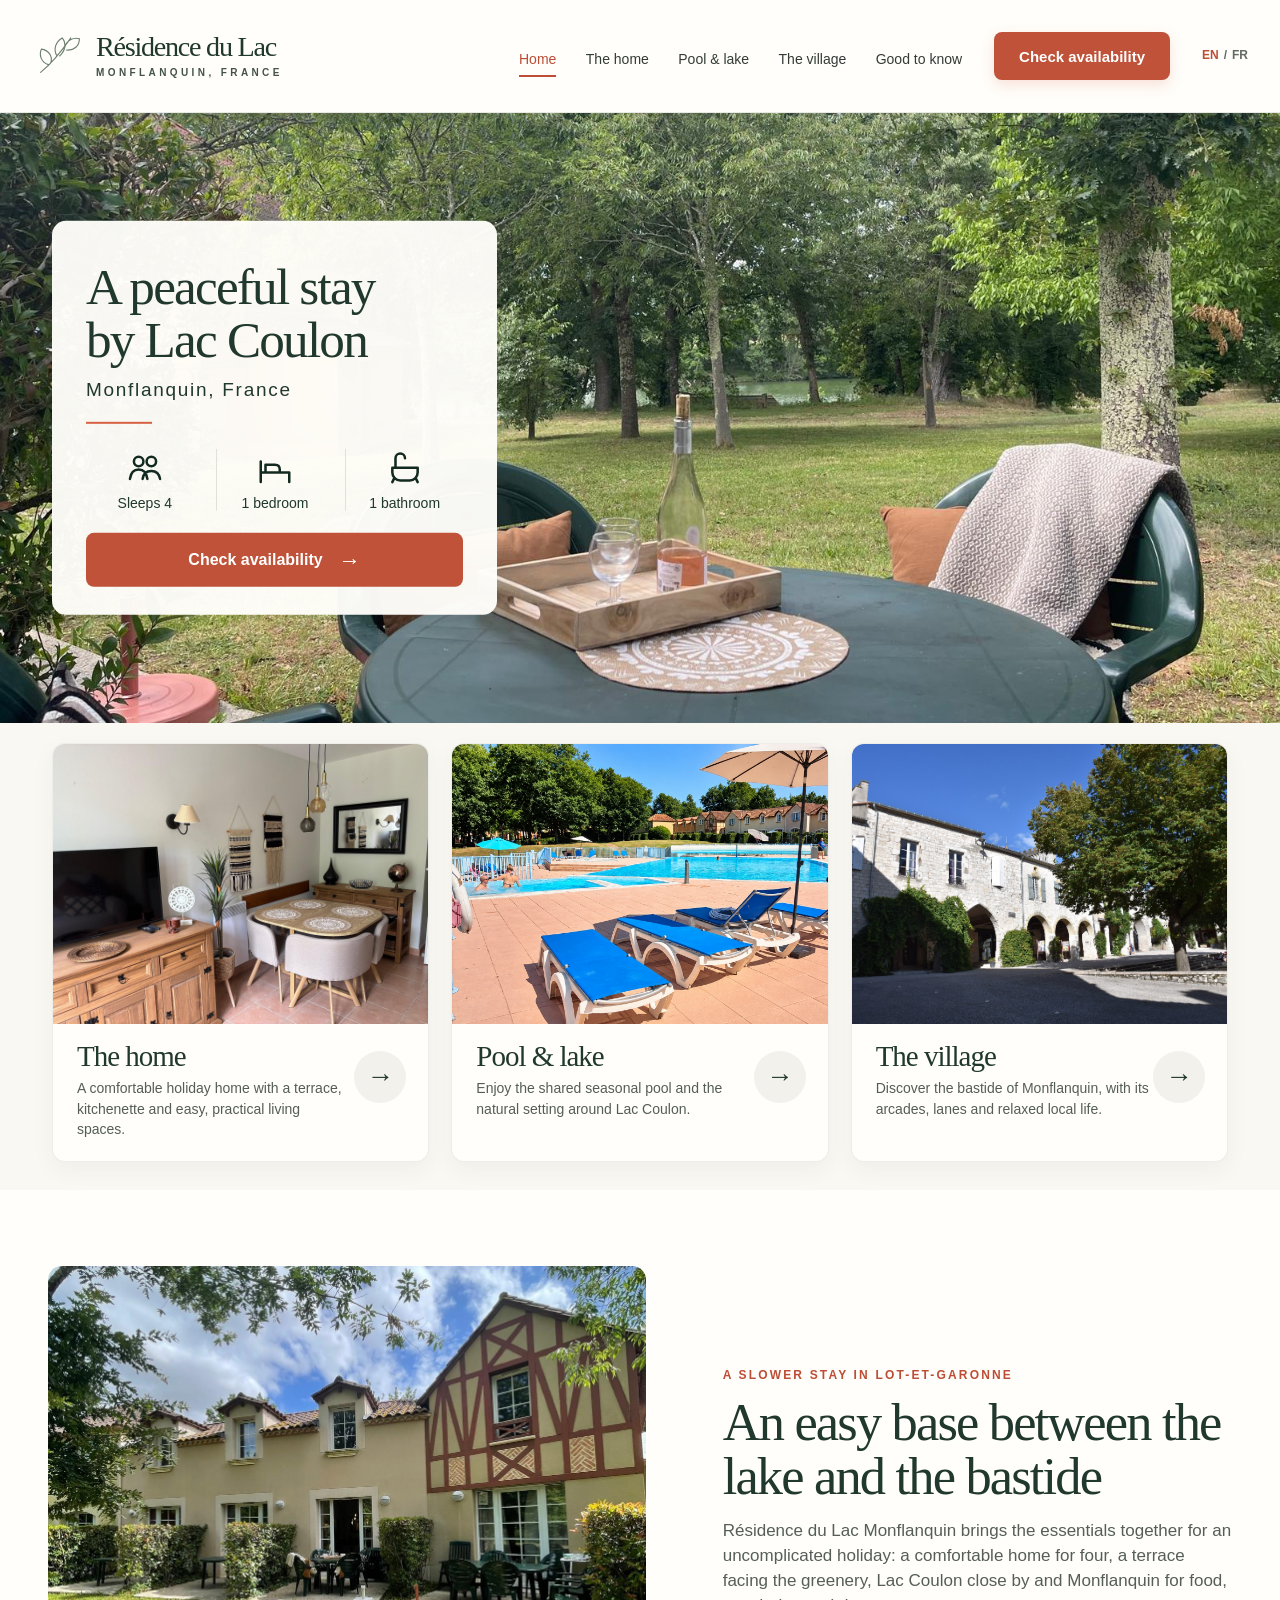
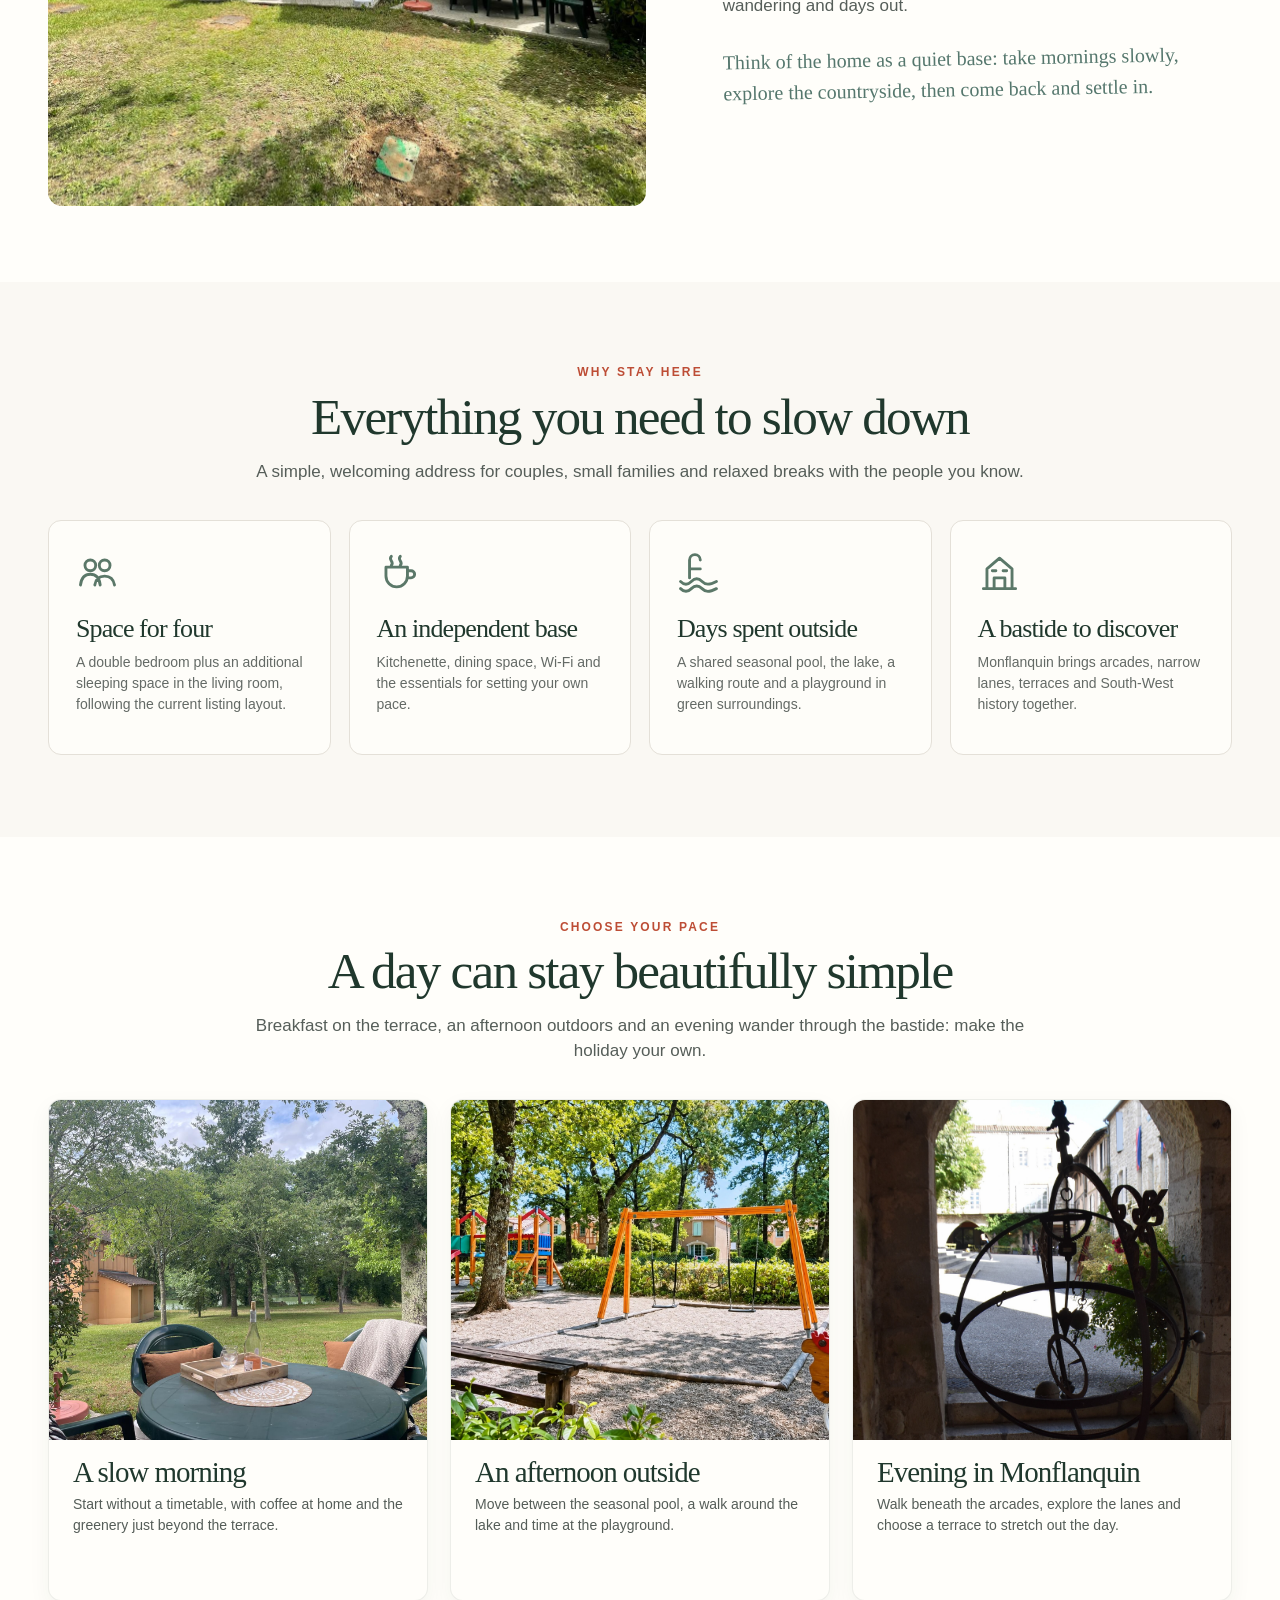
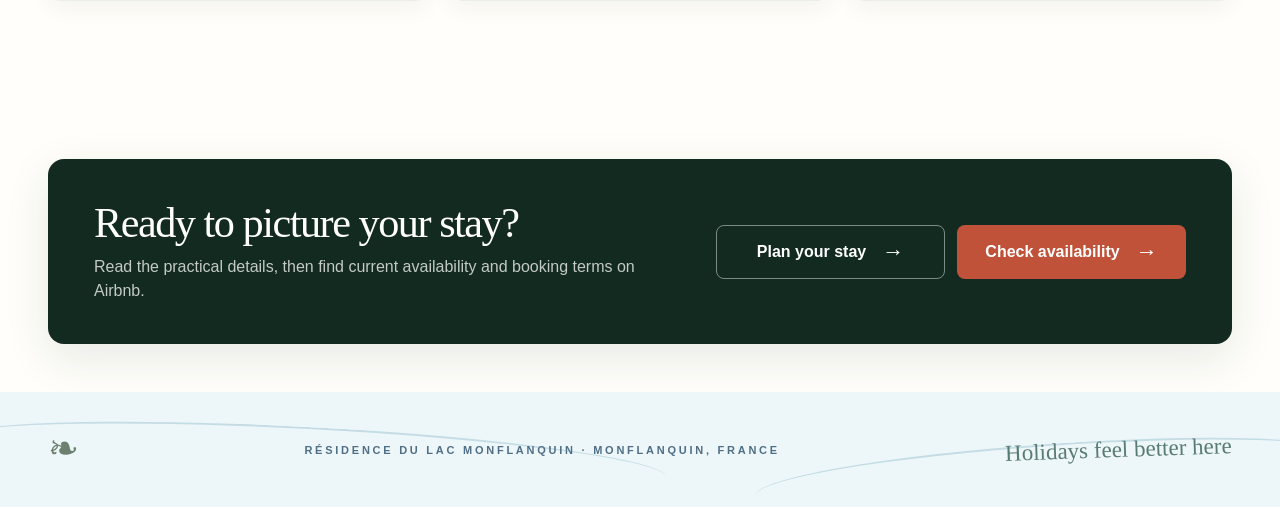
<file: index.html>
<!doctype html>
<html lang="en">
<head>
  <meta charset="utf-8">
  <meta name="viewport" content="width=device-width, initial-scale=1">
  <meta name="robots" content="noindex, nofollow">
  <title>Résidence du Lac Monflanquin — review</title>
  <meta name="description" content="English and French website review for Résidence du Lac Monflanquin.">
  <meta property="og:type" content="website">
  <meta property="og:title" content="Résidence du Lac Monflanquin — website review">
  <meta property="og:description" content="Preview the proposed English and French holiday-home website.">
  <meta property="og:url" content="https://trish-lac.vercel.app/">
  <meta property="og:image" content="https://trish-lac.vercel.app/wordpress-theme/lac-coulon-stay/assets/images/terrace-lake.jpg">
  <meta name="twitter:card" content="summary_large_image">
  <meta http-equiv="refresh" content="0; url=./preview/">
  <link rel="canonical" href="./preview/">
</head>
<body>
  <p><a href="./preview/">Open the Résidence du Lac Monflanquin review</a></p>
</body>
</html>
</file>
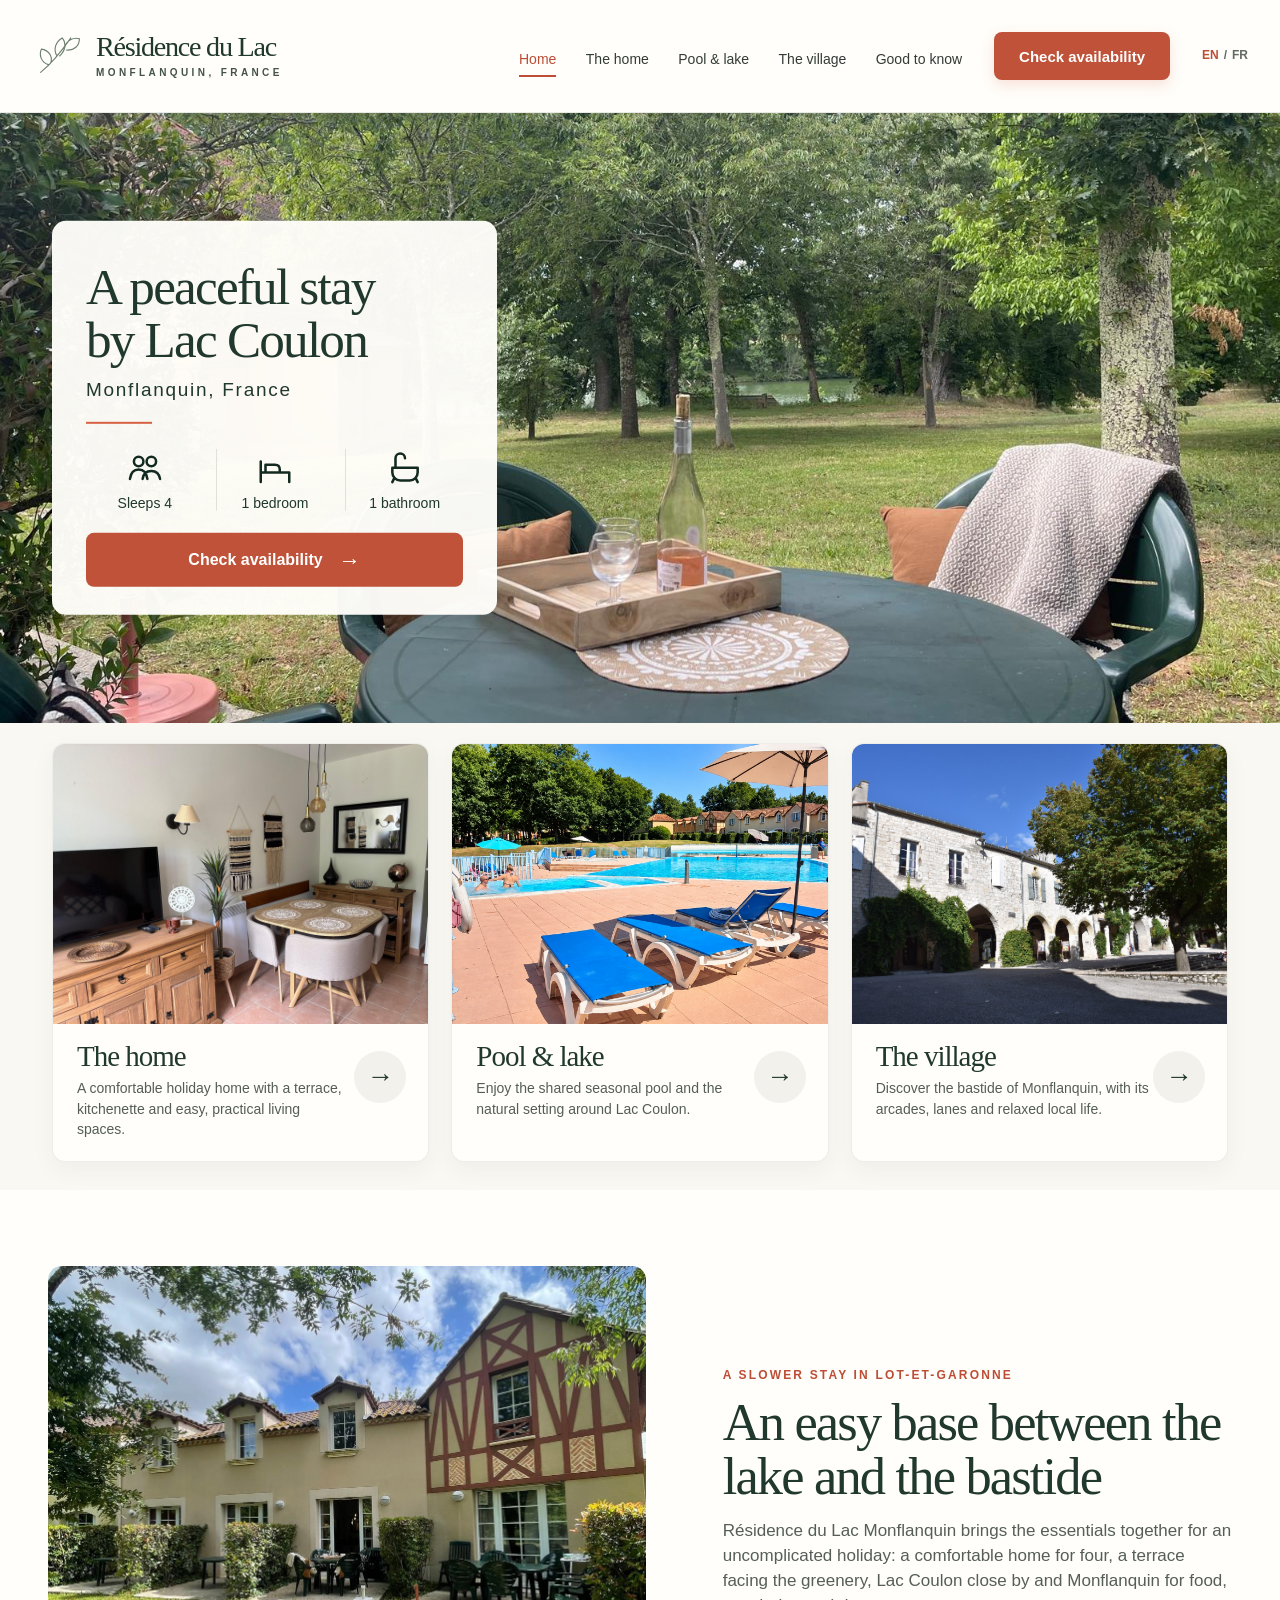
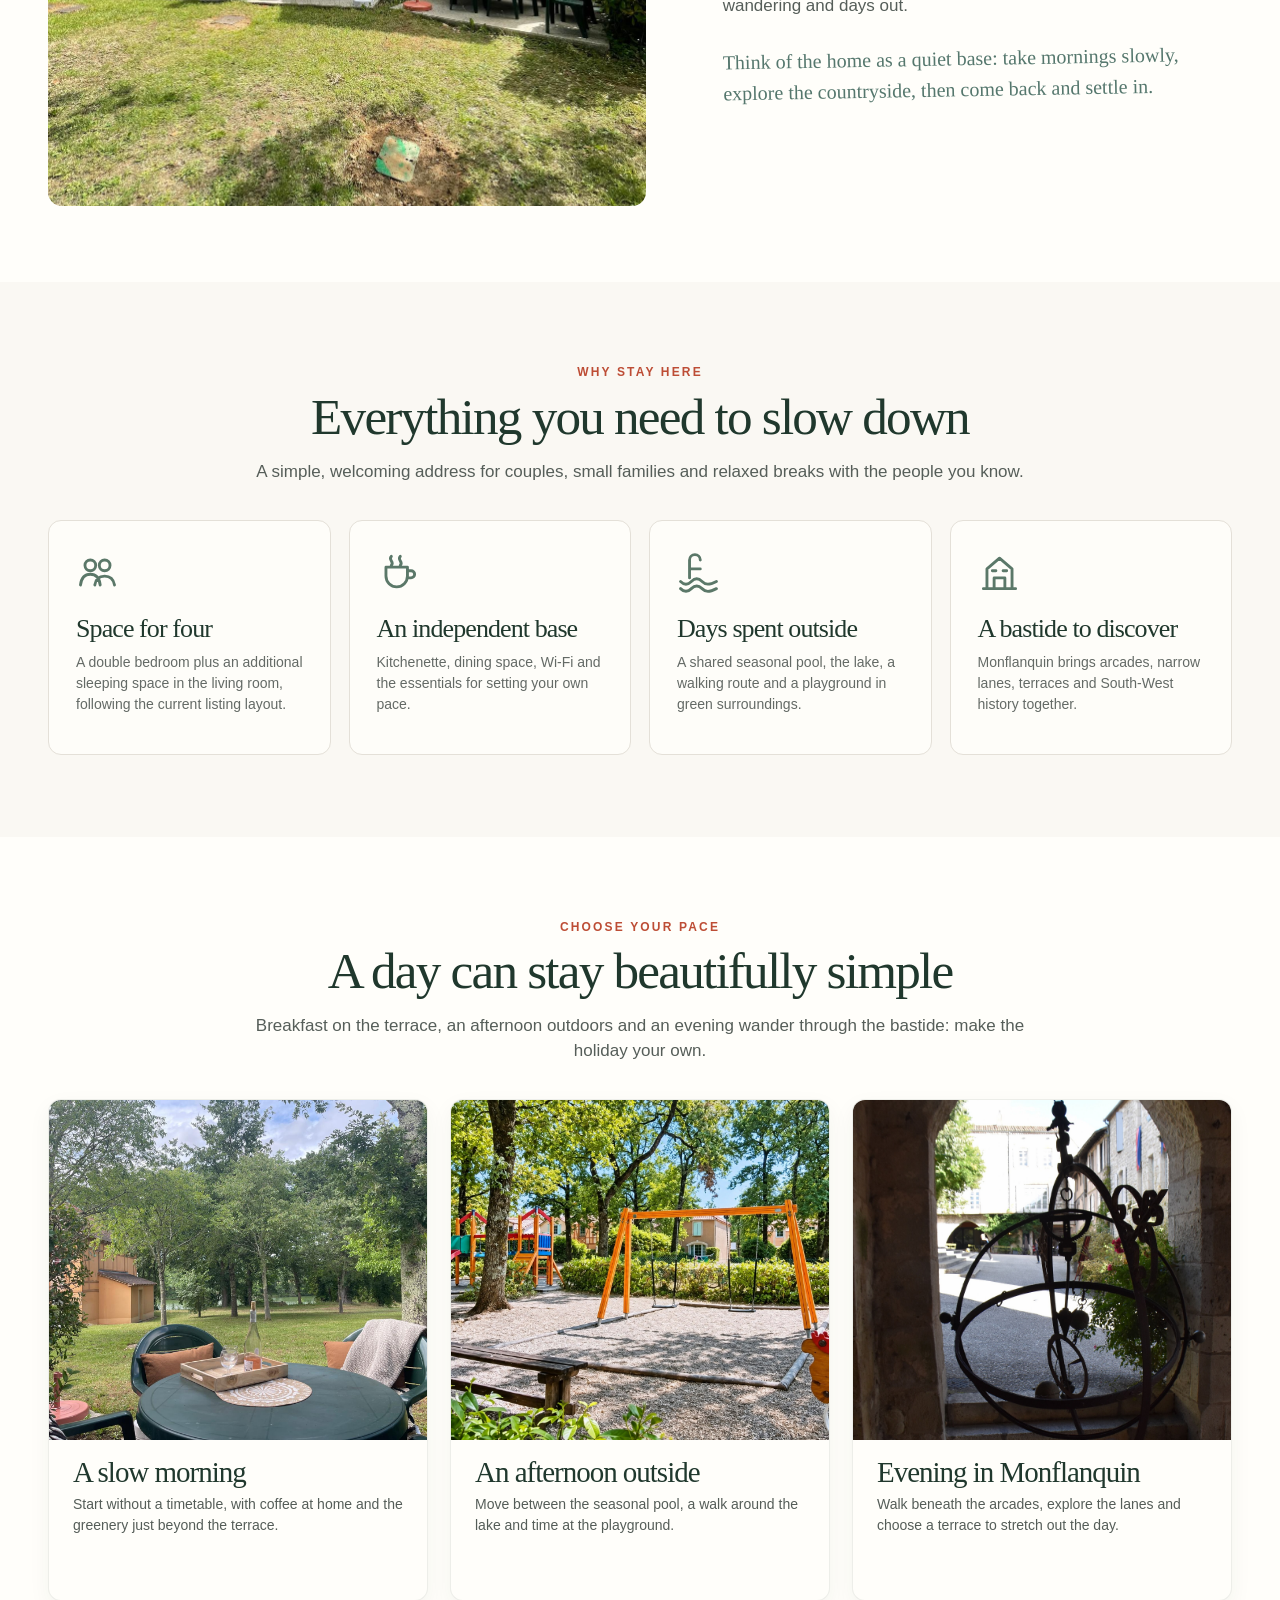
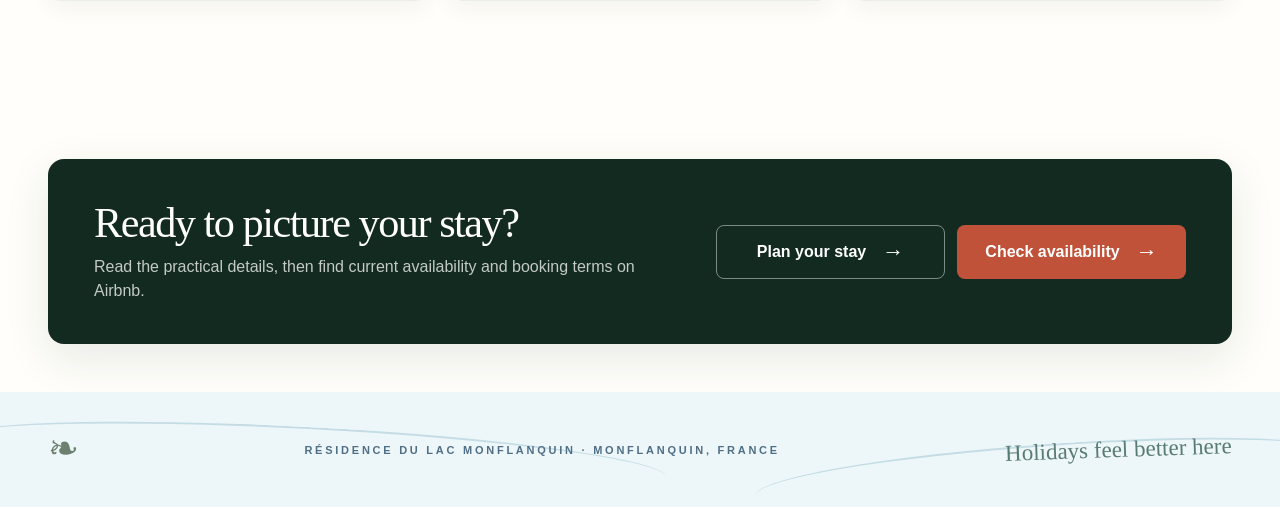
<file: preview/index.html>
<!doctype html>
<html lang="en">
<head>
  <meta charset="utf-8">
  <meta name="viewport" content="width=device-width, initial-scale=1">
  <meta name="robots" content="noindex, nofollow">
  <title>Home — Résidence du Lac Monflanquin</title>
  <meta name="description" content="Private website preview for Résidence du Lac Monflanquin.">
  <link rel="stylesheet" href="../wordpress-theme/lac-coulon-stay/style.css">
</head>
<body>
<!-- wp:group {"className":"site-shell page-home","metadata":{"name":"Home page"},"layout":{"type":"default"}} -->
<div class="wp-block-group site-shell page-home"><!-- wp:group {"className":"site-header-shell","metadata":{"name":"Site header"},"layout":{"type":"default"}} -->
<div class="wp-block-group site-header-shell"><!-- wp:html -->
<header class="site-header">
  <a class="brand-lockup" href="index.html"><span class="brand-leaf" aria-hidden="true"><svg viewBox="0 0 58 58" fill="none" stroke="currentColor" stroke-width="1.3" stroke-linecap="round"><path d="M10 48C25 36 34 24 45 8M19 39C10 36 8 27 11 21c8 1 13 8 11 15M29 29c-5-8-1-17 6-21 5 6 4 15-3 21M38 19c2-8 10-12 17-10 0 8-6 14-15 13"/></svg></span><span><strong>Résidence du Lac</strong><small>MONFLANQUIN, FRANCE</small></span></a>
  <button class="menu-toggle" type="button" aria-expanded="false" aria-controls="site-navigation"><span class="screen-reader-text">Open menu</span><span aria-hidden="true">☰</span></button>
  <nav id="site-navigation" class="site-nav" aria-label="Main navigation"><a href="index.html" aria-current="page">Home</a><a href="the-home/index.html">The home</a><a href="pool-and-lake/index.html">Pool & lake</a><a href="the-village/index.html">The village</a><a href="good-to-know/index.html">Good to know</a><a class="mobile-booking-link" href="https://www.airbnb.com/rooms/1702932144013864164" target="_blank" rel="noopener noreferrer">Check availability</a><span class="mobile-language-switch"><span aria-current="page" lang="en">English</span><a href="fr/index.html" hreflang="fr" lang="fr">Français</a></span></nav>
  <a class="header-cta" href="https://www.airbnb.com/rooms/1702932144013864164" target="_blank" rel="noopener noreferrer">Check availability</a>
  <p class="language-switch"><span aria-current="page" lang="en">EN</span><span aria-hidden="true">/</span><a href="fr/index.html" hreflang="fr" lang="fr">FR</a></p>
</header>
<!-- /wp:html --></div>
<!-- /wp:group -->
<!-- wp:group {"className":"home-hero","metadata":{"name":"Homepage hero"},"layout":{"type":"default"}} -->
<div class="wp-block-group home-hero"><!-- wp:image {"sizeSlug":"full","linkDestination":"none","className":"home-hero-image"} -->
<figure class="wp-block-image size-full home-hero-image"><img src="../wordpress-theme/lac-coulon-stay/assets/images/terrace-lake.jpg" alt="Terrace table looking across the leafy garden towards Lac Coulon"/></figure>
<!-- /wp:image --><!-- wp:group {"className":"home-hero-card","metadata":{"name":"Homepage introduction"},"layout":{"type":"default"}} -->
<div class="wp-block-group home-hero-card"><!-- wp:heading {"level":1} -->
<h1 class="wp-block-heading">A peaceful stay<br>by Lac Coulon</h1>
<!-- /wp:heading --><!-- wp:paragraph {"className":"location-line"} -->
<p class="location-line">Monflanquin, France</p>
<!-- /wp:paragraph --><!-- wp:group {"className":"hero-facts","metadata":{"name":"Key facts"},"layout":{"type":"default"}} -->
<div class="wp-block-group hero-facts"><!-- wp:group {"className":"fact-item","metadata":{"name":"Sleeps 4 fact"},"layout":{"type":"default"}} -->
<div class="wp-block-group fact-item"><!-- wp:html -->
<span class="line-icon" aria-hidden="true"><svg viewBox="0 0 24 24" fill="none" stroke="currentColor" stroke-width="1.6" stroke-linecap="round" stroke-linejoin="round"><circle cx="8" cy="8" r="3"/><circle cx="16" cy="8" r="3"/><path d="M2.5 19c.5-4 2.3-6 5.5-6s5 2 5.5 6M10.5 19c.4-3 2-5 5.5-5 3.2 0 5 2 5.5 5"/></svg></span>
<!-- /wp:html --><!-- wp:paragraph {"className":"fact-value"} -->
<p class="fact-value">Sleeps 4</p>
<!-- /wp:paragraph --></div>
<!-- /wp:group --><!-- wp:group {"className":"fact-item","metadata":{"name":"1 bedroom fact"},"layout":{"type":"default"}} -->
<div class="wp-block-group fact-item"><!-- wp:html -->
<span class="line-icon" aria-hidden="true"><svg viewBox="0 0 24 24" fill="none" stroke="currentColor" stroke-width="1.6" stroke-linecap="round" stroke-linejoin="round"><path d="M3 18V8m0 7h18v3M6 15v-5h6c2 0 3 1 3 3v2M3 18v3m18-3v3"/></svg></span>
<!-- /wp:html --><!-- wp:paragraph {"className":"fact-value"} -->
<p class="fact-value">1 bedroom</p>
<!-- /wp:paragraph --></div>
<!-- /wp:group --><!-- wp:group {"className":"fact-item","metadata":{"name":"1 bathroom fact"},"layout":{"type":"default"}} -->
<div class="wp-block-group fact-item"><!-- wp:html -->
<span class="line-icon" aria-hidden="true"><svg viewBox="0 0 24 24" fill="none" stroke="currentColor" stroke-width="1.6" stroke-linecap="round" stroke-linejoin="round"><path d="M4 12h16v3a5 5 0 0 1-5 5H9a5 5 0 0 1-5-5v-3Zm2 0V6a3 3 0 0 1 6 0M4 21l1-2m15 2-1-2"/></svg></span>
<!-- /wp:html --><!-- wp:paragraph {"className":"fact-value"} -->
<p class="fact-value">1 bathroom</p>
<!-- /wp:paragraph --></div>
<!-- /wp:group --></div>
<!-- /wp:group --><!-- wp:buttons -->
<div class="wp-block-buttons"><!-- wp:button {"className":"button-primary"} -->
<div class="wp-block-button button-primary"><a class="wp-block-button__link wp-element-button" href="https://www.airbnb.com/rooms/1702932144013864164" target="_blank" rel="noopener noreferrer">Check availability <span aria-hidden="true">→</span></a></div>
<!-- /wp:button --></div>
<!-- /wp:buttons --></div>
<!-- /wp:group --></div>
<!-- /wp:group -->
<!-- wp:group {"className":"home-links-section","metadata":{"name":"Explore the website"},"layout":{"type":"default"}} -->
<div class="wp-block-group home-links-section"><!-- wp:group {"className":"home-card-grid","metadata":{"name":"Featured pages"},"layout":{"type":"default"}} -->
<div class="wp-block-group home-card-grid"><!-- wp:group {"className":"story-card","metadata":{"name":"The home card"},"layout":{"type":"default"}} -->
<div class="wp-block-group story-card"><!-- wp:image {"sizeSlug":"full","linkDestination":"none","className":"story-card-image"} -->
<figure class="wp-block-image size-full story-card-image"><img src="../wordpress-theme/lac-coulon-stay/assets/images/living-room.jpg" alt="Living and dining room opening onto the garden"/></figure>
<!-- /wp:image --><!-- wp:group {"className":"story-card-body","metadata":{"name":"The home text"},"layout":{"type":"default"}} -->
<div class="wp-block-group story-card-body"><!-- wp:heading {"level":2} -->
<h2 class="wp-block-heading">The home</h2>
<!-- /wp:heading --><!-- wp:paragraph -->
<p>A comfortable holiday home with a terrace, kitchenette and easy, practical living spaces.</p>
<!-- /wp:paragraph --><!-- wp:paragraph {"className":"story-card-link"} -->
<p class="story-card-link"><a href="the-home/index.html" class="round-arrow" aria-label="The home">→</a></p>
<!-- /wp:paragraph --></div>
<!-- /wp:group --></div>
<!-- /wp:group --><!-- wp:group {"className":"story-card","metadata":{"name":"Pool & lake card"},"layout":{"type":"default"}} -->
<div class="wp-block-group story-card"><!-- wp:image {"sizeSlug":"full","linkDestination":"none","className":"story-card-image"} -->
<figure class="wp-block-image size-full story-card-image"><img src="../wordpress-theme/lac-coulon-stay/assets/images/residence-pool-review-clean.jpg" alt="Shared pool at the residence"/></figure>
<!-- /wp:image --><!-- wp:group {"className":"story-card-body","metadata":{"name":"Pool & lake text"},"layout":{"type":"default"}} -->
<div class="wp-block-group story-card-body"><!-- wp:heading {"level":2} -->
<h2 class="wp-block-heading">Pool & lake</h2>
<!-- /wp:heading --><!-- wp:paragraph -->
<p>Enjoy the shared seasonal pool and the natural setting around Lac Coulon.</p>
<!-- /wp:paragraph --><!-- wp:paragraph {"className":"story-card-link"} -->
<p class="story-card-link"><a href="pool-and-lake/index.html" class="round-arrow" aria-label="Pool & lake">→</a></p>
<!-- /wp:paragraph --></div>
<!-- /wp:group --></div>
<!-- /wp:group --><!-- wp:group {"className":"story-card","metadata":{"name":"The village card"},"layout":{"type":"default"}} -->
<div class="wp-block-group story-card"><!-- wp:image {"sizeSlug":"full","linkDestination":"none","className":"story-card-image"} -->
<figure class="wp-block-image size-full story-card-image"><img src="../wordpress-theme/lac-coulon-stay/assets/images/monflanquin.jpg" alt="Historic square in Monflanquin"/></figure>
<!-- /wp:image --><!-- wp:group {"className":"story-card-body","metadata":{"name":"The village text"},"layout":{"type":"default"}} -->
<div class="wp-block-group story-card-body"><!-- wp:heading {"level":2} -->
<h2 class="wp-block-heading">The village</h2>
<!-- /wp:heading --><!-- wp:paragraph -->
<p>Discover the bastide of Monflanquin, with its arcades, lanes and relaxed local life.</p>
<!-- /wp:paragraph --><!-- wp:paragraph {"className":"story-card-link"} -->
<p class="story-card-link"><a href="the-village/index.html" class="round-arrow" aria-label="The village">→</a></p>
<!-- /wp:paragraph --></div>
<!-- /wp:group --></div>
<!-- /wp:group --></div>
<!-- /wp:group --></div>
<!-- /wp:group -->
<!-- wp:group {"className":"editorial-split home-introduction","metadata":{"name":"A slower stay"},"layout":{"type":"default"}} -->
<div class="wp-block-group editorial-split home-introduction"><!-- wp:image {"sizeSlug":"full","linkDestination":"none","className":"editorial-media"} -->
<figure class="wp-block-image size-full editorial-media"><img src="../wordpress-theme/lac-coulon-stay/assets/images/property-exterior.jpg" alt="Home exterior and private terrace"/></figure>
<!-- /wp:image --><!-- wp:group {"className":"editorial-copy","metadata":{"name":"A slower stay story"},"layout":{"type":"default"}} -->
<div class="wp-block-group editorial-copy"><!-- wp:paragraph {"className":"overline"} -->
<p class="overline">A SLOWER STAY IN LOT-ET-GARONNE</p>
<!-- /wp:paragraph --><!-- wp:heading {"level":2} -->
<h2 class="wp-block-heading">An easy base between the lake and the bastide</h2>
<!-- /wp:heading --><!-- wp:paragraph {"className":"section-intro"} -->
<p class="section-intro">Résidence du Lac Monflanquin brings the essentials together for an uncomplicated holiday: a comfortable home for four, a terrace facing the greenery, Lac Coulon close by and Monflanquin for food, wandering and days out.</p>
<!-- /wp:paragraph --><!-- wp:paragraph {"className":"handwritten-note"} -->
<p class="handwritten-note">Think of the home as a quiet base: take mornings slowly, explore the countryside, then come back and settle in.</p>
<!-- /wp:paragraph --></div>
<!-- /wp:group --></div>
<!-- /wp:group -->
<!-- wp:group {"className":"feature-section","metadata":{"name":"Reasons to stay"},"layout":{"type":"default"}} -->
<div class="wp-block-group feature-section"><!-- wp:group {"className":"section-heading","metadata":{"name":"Everything you need to slow down introduction"},"layout":{"type":"default"}} -->
<div class="wp-block-group section-heading"><!-- wp:paragraph {"className":"overline"} -->
<p class="overline">WHY STAY HERE</p>
<!-- /wp:paragraph --><!-- wp:heading {"level":2} -->
<h2 class="wp-block-heading">Everything you need to slow down</h2>
<!-- /wp:heading --><!-- wp:paragraph {"className":"section-intro"} -->
<p class="section-intro">A simple, welcoming address for couples, small families and relaxed breaks with the people you know.</p>
<!-- /wp:paragraph --></div>
<!-- /wp:group --><!-- wp:group {"className":"feature-tile-grid","metadata":{"name":"Stay benefits"},"layout":{"type":"default"}} -->
<div class="wp-block-group feature-tile-grid"><!-- wp:group {"className":"feature-tile","metadata":{"name":"Space for four feature"},"layout":{"type":"default"}} -->
<div class="wp-block-group feature-tile"><!-- wp:html -->
<span class="line-icon" aria-hidden="true"><svg viewBox="0 0 24 24" fill="none" stroke="currentColor" stroke-width="1.6" stroke-linecap="round" stroke-linejoin="round"><circle cx="8" cy="8" r="3"/><circle cx="16" cy="8" r="3"/><path d="M2.5 19c.5-4 2.3-6 5.5-6s5 2 5.5 6M10.5 19c.4-3 2-5 5.5-5 3.2 0 5 2 5.5 5"/></svg></span>
<!-- /wp:html --><!-- wp:heading {"level":3} -->
<h3 class="wp-block-heading">Space for four</h3>
<!-- /wp:heading --><!-- wp:paragraph -->
<p>A double bedroom plus an additional sleeping space in the living room, following the current listing layout.</p>
<!-- /wp:paragraph --></div>
<!-- /wp:group --><!-- wp:group {"className":"feature-tile","metadata":{"name":"An independent base feature"},"layout":{"type":"default"}} -->
<div class="wp-block-group feature-tile"><!-- wp:html -->
<span class="line-icon" aria-hidden="true"><svg viewBox="0 0 24 24" fill="none" stroke="currentColor" stroke-width="1.6" stroke-linecap="round" stroke-linejoin="round"><path d="M5 9h12v5a6 6 0 0 1-12 0V9Zm12 2h2a2 2 0 0 1 0 4h-2M8 3c-2 2 2 3 0 5m5-5c-2 2 2 3 0 5"/></svg></span>
<!-- /wp:html --><!-- wp:heading {"level":3} -->
<h3 class="wp-block-heading">An independent base</h3>
<!-- /wp:heading --><!-- wp:paragraph -->
<p>Kitchenette, dining space, Wi-Fi and the essentials for setting your own pace.</p>
<!-- /wp:paragraph --></div>
<!-- /wp:group --><!-- wp:group {"className":"feature-tile","metadata":{"name":"Days spent outside feature"},"layout":{"type":"default"}} -->
<div class="wp-block-group feature-tile"><!-- wp:html -->
<span class="line-icon" aria-hidden="true"><svg viewBox="0 0 24 24" fill="none" stroke="currentColor" stroke-width="1.6" stroke-linecap="round" stroke-linejoin="round"><path d="M2 17c2 2 4 2 6 0s4-2 6 0 4 2 8 0M2 21c2 2 4 2 6 0s4-2 6 0 4 2 8 0M7 15V5a3 3 0 0 1 6 0m-6 5h6"/></svg></span>
<!-- /wp:html --><!-- wp:heading {"level":3} -->
<h3 class="wp-block-heading">Days spent outside</h3>
<!-- /wp:heading --><!-- wp:paragraph -->
<p>A shared seasonal pool, the lake, a walking route and a playground in green surroundings.</p>
<!-- /wp:paragraph --></div>
<!-- /wp:group --><!-- wp:group {"className":"feature-tile","metadata":{"name":"A bastide to discover feature"},"layout":{"type":"default"}} -->
<div class="wp-block-group feature-tile"><!-- wp:html -->
<span class="line-icon" aria-hidden="true"><svg viewBox="0 0 24 24" fill="none" stroke="currentColor" stroke-width="1.6" stroke-linecap="round" stroke-linejoin="round"><path d="M3 21h18M5 21V10l7-6 7 6v11M9 21v-6h6v6M8 11h2m4 0h2"/></svg></span>
<!-- /wp:html --><!-- wp:heading {"level":3} -->
<h3 class="wp-block-heading">A bastide to discover</h3>
<!-- /wp:heading --><!-- wp:paragraph -->
<p>Monflanquin brings arcades, narrow lanes, terraces and South-West history together.</p>
<!-- /wp:paragraph --></div>
<!-- /wp:group --></div>
<!-- /wp:group --></div>
<!-- /wp:group -->
<!-- wp:group {"className":"pace-section","metadata":{"name":"Choose your pace"},"layout":{"type":"default"}} -->
<div class="wp-block-group pace-section"><!-- wp:group {"className":"section-heading","metadata":{"name":"A day can stay beautifully simple introduction"},"layout":{"type":"default"}} -->
<div class="wp-block-group section-heading"><!-- wp:paragraph {"className":"overline"} -->
<p class="overline">CHOOSE YOUR PACE</p>
<!-- /wp:paragraph --><!-- wp:heading {"level":2} -->
<h2 class="wp-block-heading">A day can stay beautifully simple</h2>
<!-- /wp:heading --><!-- wp:paragraph {"className":"section-intro"} -->
<p class="section-intro">Breakfast on the terrace, an afternoon outdoors and an evening wander through the bastide: make the holiday your own.</p>
<!-- /wp:paragraph --></div>
<!-- /wp:group --><!-- wp:group {"className":"pace-grid","metadata":{"name":"A day at Résidence du Lac"},"layout":{"type":"default"}} -->
<div class="wp-block-group pace-grid"><!-- wp:group {"className":"story-card","metadata":{"name":"A slow morning card"},"layout":{"type":"default"}} -->
<div class="wp-block-group story-card"><!-- wp:image {"sizeSlug":"full","linkDestination":"none","className":"story-card-image"} -->
<figure class="wp-block-image size-full story-card-image"><img src="../wordpress-theme/lac-coulon-stay/assets/images/terrace-lake.jpg" alt="Breakfast on the terrace facing the greenery"/></figure>
<!-- /wp:image --><!-- wp:group {"className":"story-card-body","metadata":{"name":"A slow morning text"},"layout":{"type":"default"}} -->
<div class="wp-block-group story-card-body"><!-- wp:heading {"level":2} -->
<h2 class="wp-block-heading">A slow morning</h2>
<!-- /wp:heading --><!-- wp:paragraph -->
<p>Start without a timetable, with coffee at home and the greenery just beyond the terrace.</p>
<!-- /wp:paragraph --></div>
<!-- /wp:group --></div>
<!-- /wp:group --><!-- wp:group {"className":"story-card","metadata":{"name":"An afternoon outside card"},"layout":{"type":"default"}} -->
<div class="wp-block-group story-card"><!-- wp:image {"sizeSlug":"full","linkDestination":"none","className":"story-card-image"} -->
<figure class="wp-block-image size-full story-card-image"><img src="../wordpress-theme/lac-coulon-stay/assets/images/children-playground-review-clean.jpg" alt="Playground in the residence"/></figure>
<!-- /wp:image --><!-- wp:group {"className":"story-card-body","metadata":{"name":"An afternoon outside text"},"layout":{"type":"default"}} -->
<div class="wp-block-group story-card-body"><!-- wp:heading {"level":2} -->
<h2 class="wp-block-heading">An afternoon outside</h2>
<!-- /wp:heading --><!-- wp:paragraph -->
<p>Move between the seasonal pool, a walk around the lake and time at the playground.</p>
<!-- /wp:paragraph --></div>
<!-- /wp:group --></div>
<!-- /wp:group --><!-- wp:group {"className":"story-card","metadata":{"name":"Evening in Monflanquin card"},"layout":{"type":"default"}} -->
<div class="wp-block-group story-card"><!-- wp:image {"sizeSlug":"full","linkDestination":"none","className":"story-card-image"} -->
<figure class="wp-block-image size-full story-card-image"><img src="../wordpress-theme/lac-coulon-stay/assets/images/monflanquin-passage.jpg" alt="Historic passage in Monflanquin"/></figure>
<!-- /wp:image --><!-- wp:group {"className":"story-card-body","metadata":{"name":"Evening in Monflanquin text"},"layout":{"type":"default"}} -->
<div class="wp-block-group story-card-body"><!-- wp:heading {"level":2} -->
<h2 class="wp-block-heading">Evening in Monflanquin</h2>
<!-- /wp:heading --><!-- wp:paragraph -->
<p>Walk beneath the arcades, explore the lanes and choose a terrace to stretch out the day.</p>
<!-- /wp:paragraph --></div>
<!-- /wp:group --></div>
<!-- /wp:group --></div>
<!-- /wp:group --></div>
<!-- /wp:group -->
<!-- wp:group {"className":"cta-band","metadata":{"name":"Homepage closing call to action"},"layout":{"type":"default"}} -->
<div class="wp-block-group cta-band"><!-- wp:group {"className":"cta-band-copy","metadata":{"name":"Closing message"},"layout":{"type":"default"}} -->
<div class="wp-block-group cta-band-copy"><!-- wp:heading {"level":2} -->
<h2 class="wp-block-heading">Ready to picture your stay?</h2>
<!-- /wp:heading --><!-- wp:paragraph -->
<p>Read the practical details, then find current availability and booking terms on Airbnb.</p>
<!-- /wp:paragraph --></div>
<!-- /wp:group --><!-- wp:group {"className":"cta-band-actions","metadata":{"name":"Closing actions"},"layout":{"type":"default"}} -->
<div class="wp-block-group cta-band-actions"><!-- wp:buttons -->
<div class="wp-block-buttons"><!-- wp:button {"className":"button-secondary"} -->
<div class="wp-block-button button-secondary"><a class="wp-block-button__link wp-element-button" href="good-to-know/index.html">Plan your stay <span aria-hidden="true">→</span></a></div>
<!-- /wp:button --></div>
<!-- /wp:buttons --><!-- wp:buttons -->
<div class="wp-block-buttons"><!-- wp:button {"className":"button-primary"} -->
<div class="wp-block-button button-primary"><a class="wp-block-button__link wp-element-button" href="https://www.airbnb.com/rooms/1702932144013864164" target="_blank" rel="noopener noreferrer">Check availability <span aria-hidden="true">→</span></a></div>
<!-- /wp:button --></div>
<!-- /wp:buttons --></div>
<!-- /wp:group --></div>
<!-- /wp:group -->
<!-- wp:group {"className":"site-footer","metadata":{"name":"Site footer"},"layout":{"type":"default"}} -->
<div class="wp-block-group site-footer"><!-- wp:group {"className":"footer-inner","metadata":{"name":"Footer content"},"layout":{"type":"default"}} -->
<div class="wp-block-group footer-inner"><!-- wp:paragraph {"className":"footer-leaf"} -->
<p class="footer-leaf">❧</p>
<!-- /wp:paragraph --><!-- wp:paragraph {"className":"footer-kicker"} -->
<p class="footer-kicker">Résidence du Lac Monflanquin · Monflanquin, France</p>
<!-- /wp:paragraph --><!-- wp:paragraph {"className":"footer-script"} -->
<p class="footer-script">Holidays feel better here</p>
<!-- /wp:paragraph --></div>
<!-- /wp:group --></div>
<!-- /wp:group --></div>
<!-- /wp:group -->
<script src="../wordpress-theme/lac-coulon-stay/assets/site.js" defer></script>
</body>
</html>
</file>
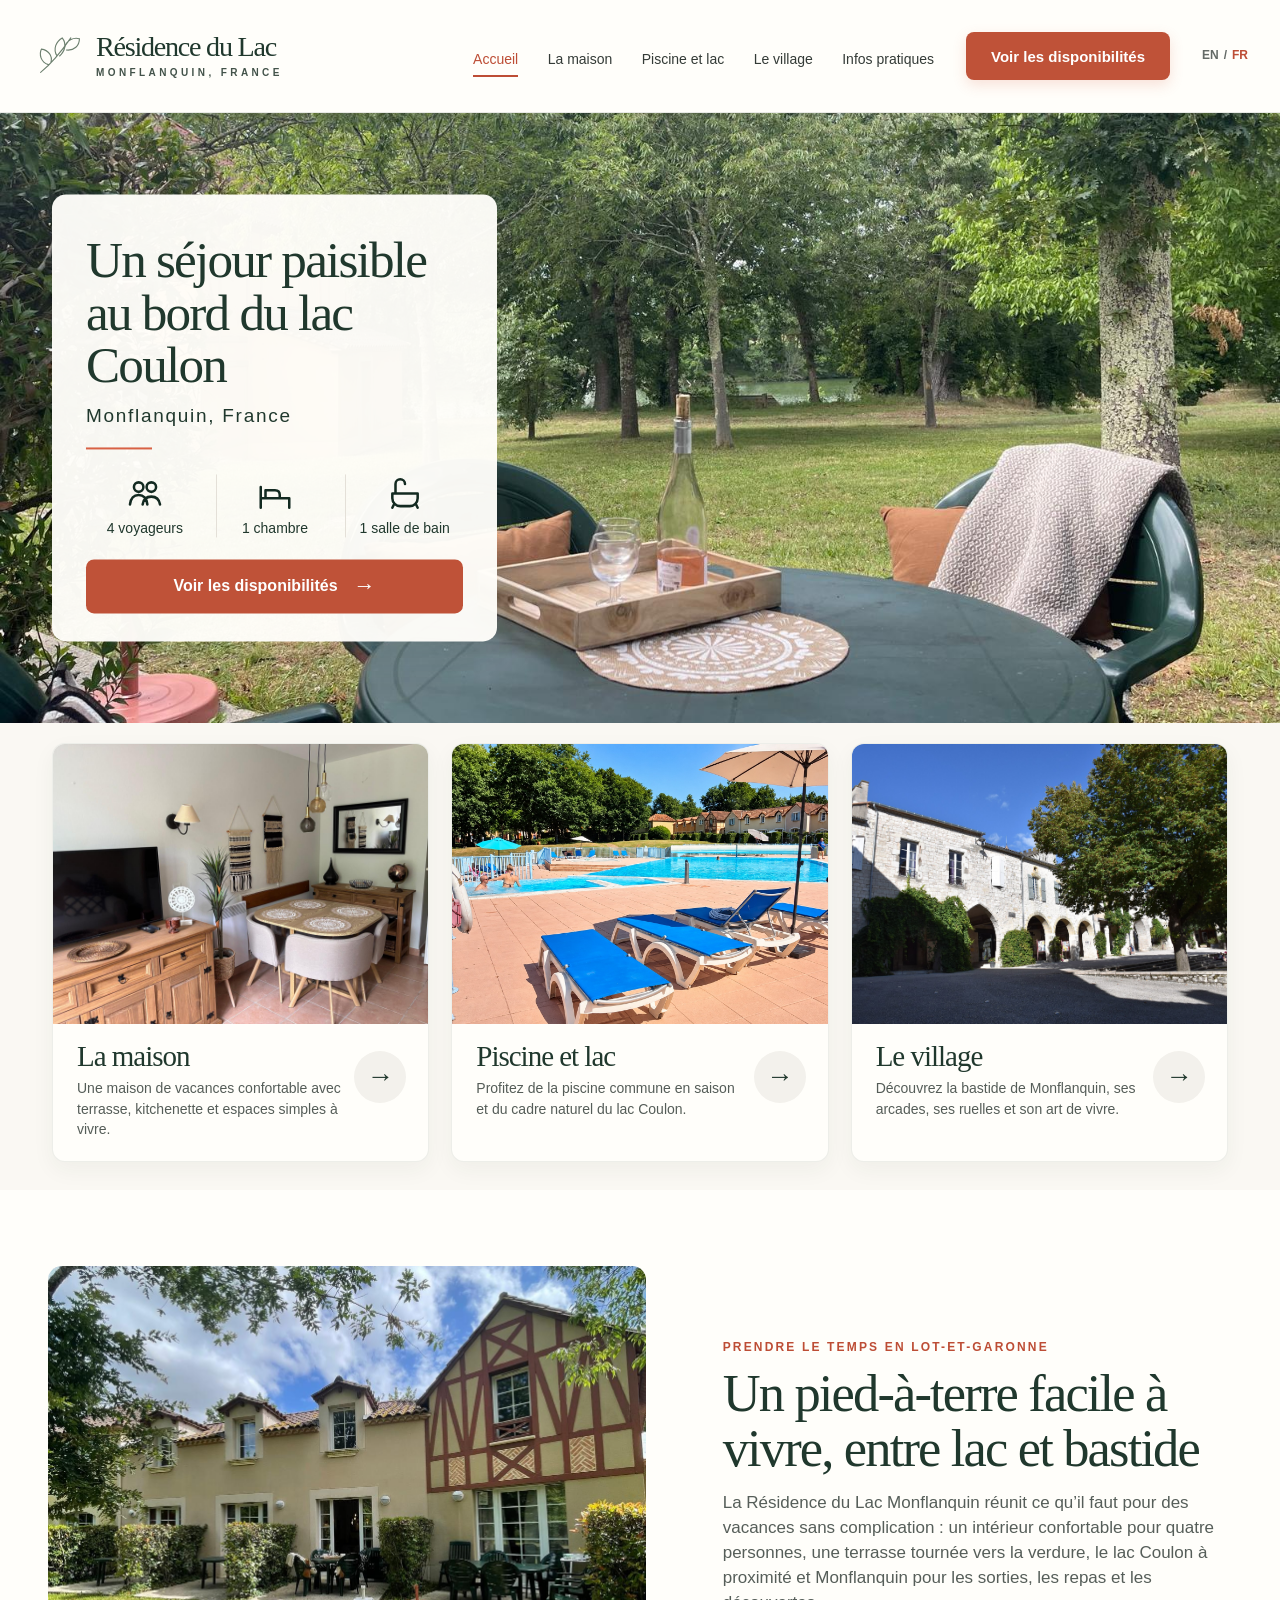
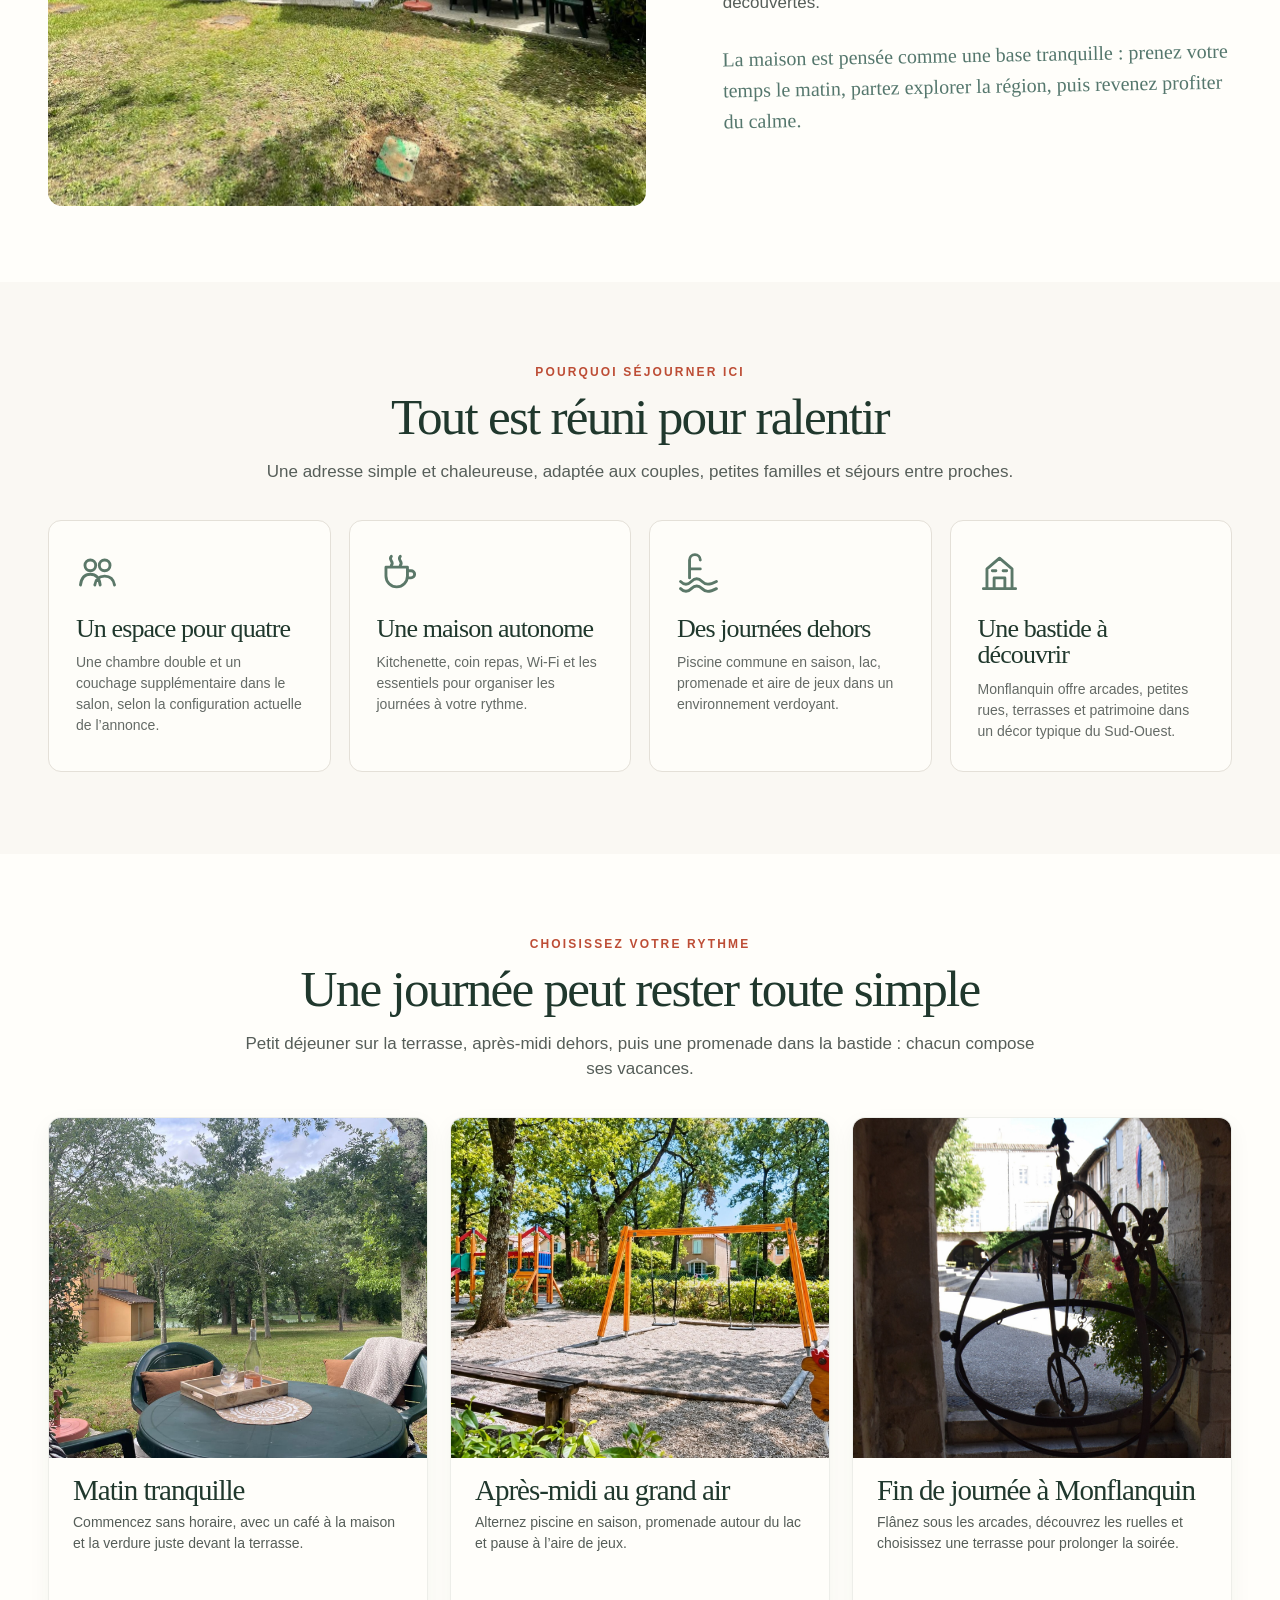
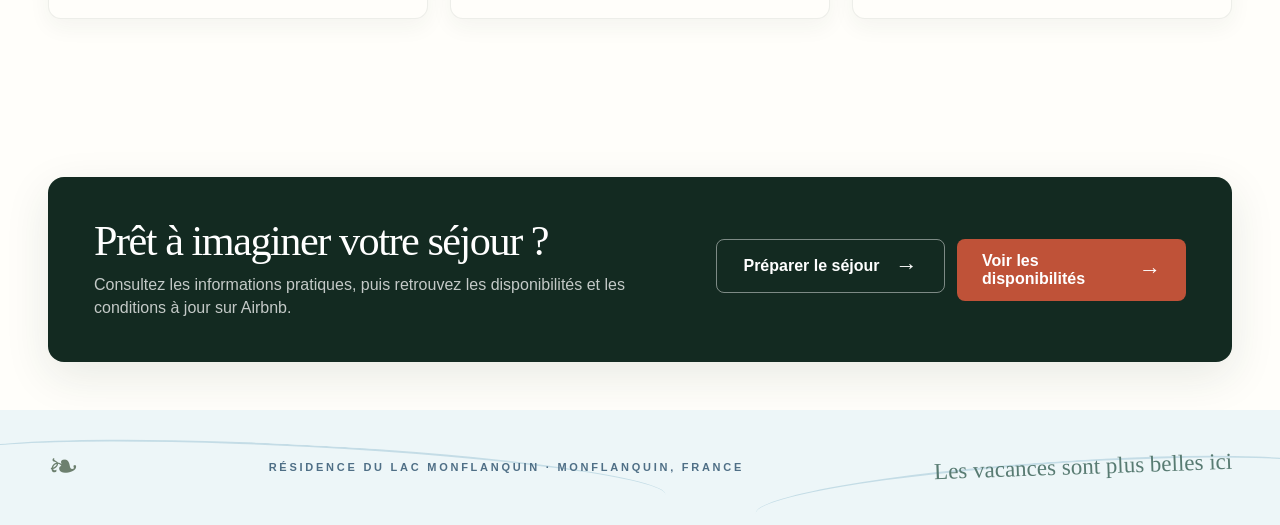
<file: preview/fr/index.html>
<!doctype html>
<html lang="fr">
<head>
  <meta charset="utf-8">
  <meta name="viewport" content="width=device-width, initial-scale=1">
  <meta name="robots" content="noindex, nofollow">
  <title>Accueil — Résidence du Lac Monflanquin</title>
  <meta name="description" content="Aperçu privé du site de la Résidence du Lac Monflanquin.">
  <link rel="stylesheet" href="../../wordpress-theme/lac-coulon-stay/style.css">
</head>
<body>
<!-- wp:group {"className":"site-shell page-fr-home","metadata":{"name":"Accueil page"},"layout":{"type":"default"}} -->
<div class="wp-block-group site-shell page-fr-home"><!-- wp:group {"className":"site-header-shell","metadata":{"name":"Site header"},"layout":{"type":"default"}} -->
<div class="wp-block-group site-header-shell"><!-- wp:html -->
<header class="site-header">
  <a class="brand-lockup" href="index.html"><span class="brand-leaf" aria-hidden="true"><svg viewBox="0 0 58 58" fill="none" stroke="currentColor" stroke-width="1.3" stroke-linecap="round"><path d="M10 48C25 36 34 24 45 8M19 39C10 36 8 27 11 21c8 1 13 8 11 15M29 29c-5-8-1-17 6-21 5 6 4 15-3 21M38 19c2-8 10-12 17-10 0 8-6 14-15 13"/></svg></span><span><strong>Résidence du Lac</strong><small>MONFLANQUIN, FRANCE</small></span></a>
  <button class="menu-toggle" type="button" aria-expanded="false" aria-controls="site-navigation"><span class="screen-reader-text">Ouvrir le menu</span><span aria-hidden="true">☰</span></button>
  <nav id="site-navigation" class="site-nav" aria-label="Navigation principale"><a href="index.html" aria-current="page">Accueil</a><a href="la-maison/index.html">La maison</a><a href="piscine-et-lac/index.html">Piscine et lac</a><a href="le-village/index.html">Le village</a><a href="infos-pratiques/index.html">Infos pratiques</a><a class="mobile-booking-link" href="https://www.airbnb.com/rooms/1702932144013864164" target="_blank" rel="noopener noreferrer">Voir les disponibilités</a><span class="mobile-language-switch"><a href="../index.html" hreflang="en" lang="en">English</a><span aria-current="page" lang="fr">Français</span></span></nav>
  <a class="header-cta" href="https://www.airbnb.com/rooms/1702932144013864164" target="_blank" rel="noopener noreferrer">Voir les disponibilités</a>
  <p class="language-switch"><a href="../index.html" hreflang="en" lang="en">EN</a><span aria-hidden="true">/</span><span aria-current="page" lang="fr">FR</span></p>
</header>
<!-- /wp:html --></div>
<!-- /wp:group -->
<!-- wp:group {"className":"home-hero","metadata":{"name":"Homepage hero"},"layout":{"type":"default"}} -->
<div class="wp-block-group home-hero"><!-- wp:image {"sizeSlug":"full","linkDestination":"none","className":"home-hero-image"} -->
<figure class="wp-block-image size-full home-hero-image"><img src="../../wordpress-theme/lac-coulon-stay/assets/images/terrace-lake.jpg" alt="Table de terrasse donnant sur le jardin arboré vers le lac Coulon"/></figure>
<!-- /wp:image --><!-- wp:group {"className":"home-hero-card","metadata":{"name":"Homepage introduction"},"layout":{"type":"default"}} -->
<div class="wp-block-group home-hero-card"><!-- wp:heading {"level":1} -->
<h1 class="wp-block-heading">Un séjour paisible<br>au bord du lac Coulon</h1>
<!-- /wp:heading --><!-- wp:paragraph {"className":"location-line"} -->
<p class="location-line">Monflanquin, France</p>
<!-- /wp:paragraph --><!-- wp:group {"className":"hero-facts","metadata":{"name":"Key facts"},"layout":{"type":"default"}} -->
<div class="wp-block-group hero-facts"><!-- wp:group {"className":"fact-item","metadata":{"name":"4 voyageurs fact"},"layout":{"type":"default"}} -->
<div class="wp-block-group fact-item"><!-- wp:html -->
<span class="line-icon" aria-hidden="true"><svg viewBox="0 0 24 24" fill="none" stroke="currentColor" stroke-width="1.6" stroke-linecap="round" stroke-linejoin="round"><circle cx="8" cy="8" r="3"/><circle cx="16" cy="8" r="3"/><path d="M2.5 19c.5-4 2.3-6 5.5-6s5 2 5.5 6M10.5 19c.4-3 2-5 5.5-5 3.2 0 5 2 5.5 5"/></svg></span>
<!-- /wp:html --><!-- wp:paragraph {"className":"fact-value"} -->
<p class="fact-value">4 voyageurs</p>
<!-- /wp:paragraph --></div>
<!-- /wp:group --><!-- wp:group {"className":"fact-item","metadata":{"name":"1 chambre fact"},"layout":{"type":"default"}} -->
<div class="wp-block-group fact-item"><!-- wp:html -->
<span class="line-icon" aria-hidden="true"><svg viewBox="0 0 24 24" fill="none" stroke="currentColor" stroke-width="1.6" stroke-linecap="round" stroke-linejoin="round"><path d="M3 18V8m0 7h18v3M6 15v-5h6c2 0 3 1 3 3v2M3 18v3m18-3v3"/></svg></span>
<!-- /wp:html --><!-- wp:paragraph {"className":"fact-value"} -->
<p class="fact-value">1 chambre</p>
<!-- /wp:paragraph --></div>
<!-- /wp:group --><!-- wp:group {"className":"fact-item","metadata":{"name":"1 salle de bain fact"},"layout":{"type":"default"}} -->
<div class="wp-block-group fact-item"><!-- wp:html -->
<span class="line-icon" aria-hidden="true"><svg viewBox="0 0 24 24" fill="none" stroke="currentColor" stroke-width="1.6" stroke-linecap="round" stroke-linejoin="round"><path d="M4 12h16v3a5 5 0 0 1-5 5H9a5 5 0 0 1-5-5v-3Zm2 0V6a3 3 0 0 1 6 0M4 21l1-2m15 2-1-2"/></svg></span>
<!-- /wp:html --><!-- wp:paragraph {"className":"fact-value"} -->
<p class="fact-value">1 salle de bain</p>
<!-- /wp:paragraph --></div>
<!-- /wp:group --></div>
<!-- /wp:group --><!-- wp:buttons -->
<div class="wp-block-buttons"><!-- wp:button {"className":"button-primary"} -->
<div class="wp-block-button button-primary"><a class="wp-block-button__link wp-element-button" href="https://www.airbnb.com/rooms/1702932144013864164" target="_blank" rel="noopener noreferrer">Voir les disponibilités <span aria-hidden="true">→</span></a></div>
<!-- /wp:button --></div>
<!-- /wp:buttons --></div>
<!-- /wp:group --></div>
<!-- /wp:group -->
<!-- wp:group {"className":"home-links-section","metadata":{"name":"Explore the website"},"layout":{"type":"default"}} -->
<div class="wp-block-group home-links-section"><!-- wp:group {"className":"home-card-grid","metadata":{"name":"Featured pages"},"layout":{"type":"default"}} -->
<div class="wp-block-group home-card-grid"><!-- wp:group {"className":"story-card","metadata":{"name":"La maison card"},"layout":{"type":"default"}} -->
<div class="wp-block-group story-card"><!-- wp:image {"sizeSlug":"full","linkDestination":"none","className":"story-card-image"} -->
<figure class="wp-block-image size-full story-card-image"><img src="../../wordpress-theme/lac-coulon-stay/assets/images/living-room.jpg" alt="Salon et salle à manger donnant sur le jardin"/></figure>
<!-- /wp:image --><!-- wp:group {"className":"story-card-body","metadata":{"name":"La maison text"},"layout":{"type":"default"}} -->
<div class="wp-block-group story-card-body"><!-- wp:heading {"level":2} -->
<h2 class="wp-block-heading">La maison</h2>
<!-- /wp:heading --><!-- wp:paragraph -->
<p>Une maison de vacances confortable avec terrasse, kitchenette et espaces simples à vivre.</p>
<!-- /wp:paragraph --><!-- wp:paragraph {"className":"story-card-link"} -->
<p class="story-card-link"><a href="la-maison/index.html" class="round-arrow" aria-label="La maison">→</a></p>
<!-- /wp:paragraph --></div>
<!-- /wp:group --></div>
<!-- /wp:group --><!-- wp:group {"className":"story-card","metadata":{"name":"Piscine et lac card"},"layout":{"type":"default"}} -->
<div class="wp-block-group story-card"><!-- wp:image {"sizeSlug":"full","linkDestination":"none","className":"story-card-image"} -->
<figure class="wp-block-image size-full story-card-image"><img src="../../wordpress-theme/lac-coulon-stay/assets/images/residence-pool-review-clean.jpg" alt="Piscine commune de la résidence"/></figure>
<!-- /wp:image --><!-- wp:group {"className":"story-card-body","metadata":{"name":"Piscine et lac text"},"layout":{"type":"default"}} -->
<div class="wp-block-group story-card-body"><!-- wp:heading {"level":2} -->
<h2 class="wp-block-heading">Piscine et lac</h2>
<!-- /wp:heading --><!-- wp:paragraph -->
<p>Profitez de la piscine commune en saison et du cadre naturel du lac Coulon.</p>
<!-- /wp:paragraph --><!-- wp:paragraph {"className":"story-card-link"} -->
<p class="story-card-link"><a href="piscine-et-lac/index.html" class="round-arrow" aria-label="Piscine et lac">→</a></p>
<!-- /wp:paragraph --></div>
<!-- /wp:group --></div>
<!-- /wp:group --><!-- wp:group {"className":"story-card","metadata":{"name":"Le village card"},"layout":{"type":"default"}} -->
<div class="wp-block-group story-card"><!-- wp:image {"sizeSlug":"full","linkDestination":"none","className":"story-card-image"} -->
<figure class="wp-block-image size-full story-card-image"><img src="../../wordpress-theme/lac-coulon-stay/assets/images/monflanquin.jpg" alt="Place historique de Monflanquin"/></figure>
<!-- /wp:image --><!-- wp:group {"className":"story-card-body","metadata":{"name":"Le village text"},"layout":{"type":"default"}} -->
<div class="wp-block-group story-card-body"><!-- wp:heading {"level":2} -->
<h2 class="wp-block-heading">Le village</h2>
<!-- /wp:heading --><!-- wp:paragraph -->
<p>Découvrez la bastide de Monflanquin, ses arcades, ses ruelles et son art de vivre.</p>
<!-- /wp:paragraph --><!-- wp:paragraph {"className":"story-card-link"} -->
<p class="story-card-link"><a href="le-village/index.html" class="round-arrow" aria-label="Le village">→</a></p>
<!-- /wp:paragraph --></div>
<!-- /wp:group --></div>
<!-- /wp:group --></div>
<!-- /wp:group --></div>
<!-- /wp:group -->
<!-- wp:group {"className":"editorial-split home-introduction","metadata":{"name":"A slower stay"},"layout":{"type":"default"}} -->
<div class="wp-block-group editorial-split home-introduction"><!-- wp:image {"sizeSlug":"full","linkDestination":"none","className":"editorial-media"} -->
<figure class="wp-block-image size-full editorial-media"><img src="../../wordpress-theme/lac-coulon-stay/assets/images/property-exterior.jpg" alt="Façade de la maison et terrasse privée"/></figure>
<!-- /wp:image --><!-- wp:group {"className":"editorial-copy","metadata":{"name":"A slower stay story"},"layout":{"type":"default"}} -->
<div class="wp-block-group editorial-copy"><!-- wp:paragraph {"className":"overline"} -->
<p class="overline">PRENDRE LE TEMPS EN LOT-ET-GARONNE</p>
<!-- /wp:paragraph --><!-- wp:heading {"level":2} -->
<h2 class="wp-block-heading">Un pied-à-terre facile à vivre, entre lac et bastide</h2>
<!-- /wp:heading --><!-- wp:paragraph {"className":"section-intro"} -->
<p class="section-intro">La Résidence du Lac Monflanquin réunit ce qu’il faut pour des vacances sans complication : un intérieur confortable pour quatre personnes, une terrasse tournée vers la verdure, le lac Coulon à proximité et Monflanquin pour les sorties, les repas et les découvertes.</p>
<!-- /wp:paragraph --><!-- wp:paragraph {"className":"handwritten-note"} -->
<p class="handwritten-note">La maison est pensée comme une base tranquille : prenez votre temps le matin, partez explorer la région, puis revenez profiter du calme.</p>
<!-- /wp:paragraph --></div>
<!-- /wp:group --></div>
<!-- /wp:group -->
<!-- wp:group {"className":"feature-section","metadata":{"name":"Reasons to stay"},"layout":{"type":"default"}} -->
<div class="wp-block-group feature-section"><!-- wp:group {"className":"section-heading","metadata":{"name":"Tout est réuni pour ralentir introduction"},"layout":{"type":"default"}} -->
<div class="wp-block-group section-heading"><!-- wp:paragraph {"className":"overline"} -->
<p class="overline">POURQUOI SÉJOURNER ICI</p>
<!-- /wp:paragraph --><!-- wp:heading {"level":2} -->
<h2 class="wp-block-heading">Tout est réuni pour ralentir</h2>
<!-- /wp:heading --><!-- wp:paragraph {"className":"section-intro"} -->
<p class="section-intro">Une adresse simple et chaleureuse, adaptée aux couples, petites familles et séjours entre proches.</p>
<!-- /wp:paragraph --></div>
<!-- /wp:group --><!-- wp:group {"className":"feature-tile-grid","metadata":{"name":"Stay benefits"},"layout":{"type":"default"}} -->
<div class="wp-block-group feature-tile-grid"><!-- wp:group {"className":"feature-tile","metadata":{"name":"Un espace pour quatre feature"},"layout":{"type":"default"}} -->
<div class="wp-block-group feature-tile"><!-- wp:html -->
<span class="line-icon" aria-hidden="true"><svg viewBox="0 0 24 24" fill="none" stroke="currentColor" stroke-width="1.6" stroke-linecap="round" stroke-linejoin="round"><circle cx="8" cy="8" r="3"/><circle cx="16" cy="8" r="3"/><path d="M2.5 19c.5-4 2.3-6 5.5-6s5 2 5.5 6M10.5 19c.4-3 2-5 5.5-5 3.2 0 5 2 5.5 5"/></svg></span>
<!-- /wp:html --><!-- wp:heading {"level":3} -->
<h3 class="wp-block-heading">Un espace pour quatre</h3>
<!-- /wp:heading --><!-- wp:paragraph -->
<p>Une chambre double et un couchage supplémentaire dans le salon, selon la configuration actuelle de l’annonce.</p>
<!-- /wp:paragraph --></div>
<!-- /wp:group --><!-- wp:group {"className":"feature-tile","metadata":{"name":"Une maison autonome feature"},"layout":{"type":"default"}} -->
<div class="wp-block-group feature-tile"><!-- wp:html -->
<span class="line-icon" aria-hidden="true"><svg viewBox="0 0 24 24" fill="none" stroke="currentColor" stroke-width="1.6" stroke-linecap="round" stroke-linejoin="round"><path d="M5 9h12v5a6 6 0 0 1-12 0V9Zm12 2h2a2 2 0 0 1 0 4h-2M8 3c-2 2 2 3 0 5m5-5c-2 2 2 3 0 5"/></svg></span>
<!-- /wp:html --><!-- wp:heading {"level":3} -->
<h3 class="wp-block-heading">Une maison autonome</h3>
<!-- /wp:heading --><!-- wp:paragraph -->
<p>Kitchenette, coin repas, Wi-Fi et les essentiels pour organiser les journées à votre rythme.</p>
<!-- /wp:paragraph --></div>
<!-- /wp:group --><!-- wp:group {"className":"feature-tile","metadata":{"name":"Des journées dehors feature"},"layout":{"type":"default"}} -->
<div class="wp-block-group feature-tile"><!-- wp:html -->
<span class="line-icon" aria-hidden="true"><svg viewBox="0 0 24 24" fill="none" stroke="currentColor" stroke-width="1.6" stroke-linecap="round" stroke-linejoin="round"><path d="M2 17c2 2 4 2 6 0s4-2 6 0 4 2 8 0M2 21c2 2 4 2 6 0s4-2 6 0 4 2 8 0M7 15V5a3 3 0 0 1 6 0m-6 5h6"/></svg></span>
<!-- /wp:html --><!-- wp:heading {"level":3} -->
<h3 class="wp-block-heading">Des journées dehors</h3>
<!-- /wp:heading --><!-- wp:paragraph -->
<p>Piscine commune en saison, lac, promenade et aire de jeux dans un environnement verdoyant.</p>
<!-- /wp:paragraph --></div>
<!-- /wp:group --><!-- wp:group {"className":"feature-tile","metadata":{"name":"Une bastide à découvrir feature"},"layout":{"type":"default"}} -->
<div class="wp-block-group feature-tile"><!-- wp:html -->
<span class="line-icon" aria-hidden="true"><svg viewBox="0 0 24 24" fill="none" stroke="currentColor" stroke-width="1.6" stroke-linecap="round" stroke-linejoin="round"><path d="M3 21h18M5 21V10l7-6 7 6v11M9 21v-6h6v6M8 11h2m4 0h2"/></svg></span>
<!-- /wp:html --><!-- wp:heading {"level":3} -->
<h3 class="wp-block-heading">Une bastide à découvrir</h3>
<!-- /wp:heading --><!-- wp:paragraph -->
<p>Monflanquin offre arcades, petites rues, terrasses et patrimoine dans un décor typique du Sud-Ouest.</p>
<!-- /wp:paragraph --></div>
<!-- /wp:group --></div>
<!-- /wp:group --></div>
<!-- /wp:group -->
<!-- wp:group {"className":"pace-section","metadata":{"name":"Choose your pace"},"layout":{"type":"default"}} -->
<div class="wp-block-group pace-section"><!-- wp:group {"className":"section-heading","metadata":{"name":"Une journée peut rester toute simple introduction"},"layout":{"type":"default"}} -->
<div class="wp-block-group section-heading"><!-- wp:paragraph {"className":"overline"} -->
<p class="overline">CHOISISSEZ VOTRE RYTHME</p>
<!-- /wp:paragraph --><!-- wp:heading {"level":2} -->
<h2 class="wp-block-heading">Une journée peut rester toute simple</h2>
<!-- /wp:heading --><!-- wp:paragraph {"className":"section-intro"} -->
<p class="section-intro">Petit déjeuner sur la terrasse, après-midi dehors, puis une promenade dans la bastide : chacun compose ses vacances.</p>
<!-- /wp:paragraph --></div>
<!-- /wp:group --><!-- wp:group {"className":"pace-grid","metadata":{"name":"A day at Résidence du Lac"},"layout":{"type":"default"}} -->
<div class="wp-block-group pace-grid"><!-- wp:group {"className":"story-card","metadata":{"name":"Matin tranquille card"},"layout":{"type":"default"}} -->
<div class="wp-block-group story-card"><!-- wp:image {"sizeSlug":"full","linkDestination":"none","className":"story-card-image"} -->
<figure class="wp-block-image size-full story-card-image"><img src="../../wordpress-theme/lac-coulon-stay/assets/images/terrace-lake.jpg" alt="Petit déjeuner sur la terrasse face à la verdure"/></figure>
<!-- /wp:image --><!-- wp:group {"className":"story-card-body","metadata":{"name":"Matin tranquille text"},"layout":{"type":"default"}} -->
<div class="wp-block-group story-card-body"><!-- wp:heading {"level":2} -->
<h2 class="wp-block-heading">Matin tranquille</h2>
<!-- /wp:heading --><!-- wp:paragraph -->
<p>Commencez sans horaire, avec un café à la maison et la verdure juste devant la terrasse.</p>
<!-- /wp:paragraph --></div>
<!-- /wp:group --></div>
<!-- /wp:group --><!-- wp:group {"className":"story-card","metadata":{"name":"Après-midi au grand air card"},"layout":{"type":"default"}} -->
<div class="wp-block-group story-card"><!-- wp:image {"sizeSlug":"full","linkDestination":"none","className":"story-card-image"} -->
<figure class="wp-block-image size-full story-card-image"><img src="../../wordpress-theme/lac-coulon-stay/assets/images/children-playground-review-clean.jpg" alt="Aire de jeux dans la résidence"/></figure>
<!-- /wp:image --><!-- wp:group {"className":"story-card-body","metadata":{"name":"Après-midi au grand air text"},"layout":{"type":"default"}} -->
<div class="wp-block-group story-card-body"><!-- wp:heading {"level":2} -->
<h2 class="wp-block-heading">Après-midi au grand air</h2>
<!-- /wp:heading --><!-- wp:paragraph -->
<p>Alternez piscine en saison, promenade autour du lac et pause à l’aire de jeux.</p>
<!-- /wp:paragraph --></div>
<!-- /wp:group --></div>
<!-- /wp:group --><!-- wp:group {"className":"story-card","metadata":{"name":"Fin de journée à Monflanquin card"},"layout":{"type":"default"}} -->
<div class="wp-block-group story-card"><!-- wp:image {"sizeSlug":"full","linkDestination":"none","className":"story-card-image"} -->
<figure class="wp-block-image size-full story-card-image"><img src="../../wordpress-theme/lac-coulon-stay/assets/images/monflanquin-passage.jpg" alt="Passage historique de Monflanquin"/></figure>
<!-- /wp:image --><!-- wp:group {"className":"story-card-body","metadata":{"name":"Fin de journée à Monflanquin text"},"layout":{"type":"default"}} -->
<div class="wp-block-group story-card-body"><!-- wp:heading {"level":2} -->
<h2 class="wp-block-heading">Fin de journée à Monflanquin</h2>
<!-- /wp:heading --><!-- wp:paragraph -->
<p>Flânez sous les arcades, découvrez les ruelles et choisissez une terrasse pour prolonger la soirée.</p>
<!-- /wp:paragraph --></div>
<!-- /wp:group --></div>
<!-- /wp:group --></div>
<!-- /wp:group --></div>
<!-- /wp:group -->
<!-- wp:group {"className":"cta-band","metadata":{"name":"Homepage closing call to action"},"layout":{"type":"default"}} -->
<div class="wp-block-group cta-band"><!-- wp:group {"className":"cta-band-copy","metadata":{"name":"Closing message"},"layout":{"type":"default"}} -->
<div class="wp-block-group cta-band-copy"><!-- wp:heading {"level":2} -->
<h2 class="wp-block-heading">Prêt à imaginer votre séjour ?</h2>
<!-- /wp:heading --><!-- wp:paragraph -->
<p>Consultez les informations pratiques, puis retrouvez les disponibilités et les conditions à jour sur Airbnb.</p>
<!-- /wp:paragraph --></div>
<!-- /wp:group --><!-- wp:group {"className":"cta-band-actions","metadata":{"name":"Closing actions"},"layout":{"type":"default"}} -->
<div class="wp-block-group cta-band-actions"><!-- wp:buttons -->
<div class="wp-block-buttons"><!-- wp:button {"className":"button-secondary"} -->
<div class="wp-block-button button-secondary"><a class="wp-block-button__link wp-element-button" href="infos-pratiques/index.html">Préparer le séjour <span aria-hidden="true">→</span></a></div>
<!-- /wp:button --></div>
<!-- /wp:buttons --><!-- wp:buttons -->
<div class="wp-block-buttons"><!-- wp:button {"className":"button-primary"} -->
<div class="wp-block-button button-primary"><a class="wp-block-button__link wp-element-button" href="https://www.airbnb.com/rooms/1702932144013864164" target="_blank" rel="noopener noreferrer">Voir les disponibilités <span aria-hidden="true">→</span></a></div>
<!-- /wp:button --></div>
<!-- /wp:buttons --></div>
<!-- /wp:group --></div>
<!-- /wp:group -->
<!-- wp:group {"className":"site-footer","metadata":{"name":"Site footer"},"layout":{"type":"default"}} -->
<div class="wp-block-group site-footer"><!-- wp:group {"className":"footer-inner","metadata":{"name":"Footer content"},"layout":{"type":"default"}} -->
<div class="wp-block-group footer-inner"><!-- wp:paragraph {"className":"footer-leaf"} -->
<p class="footer-leaf">❧</p>
<!-- /wp:paragraph --><!-- wp:paragraph {"className":"footer-kicker"} -->
<p class="footer-kicker">Résidence du Lac Monflanquin · Monflanquin, France</p>
<!-- /wp:paragraph --><!-- wp:paragraph {"className":"footer-script"} -->
<p class="footer-script">Les vacances sont plus belles ici</p>
<!-- /wp:paragraph --></div>
<!-- /wp:group --></div>
<!-- /wp:group --></div>
<!-- /wp:group -->
<script src="../../wordpress-theme/lac-coulon-stay/assets/site.js" defer></script>
</body>
</html>
</file>
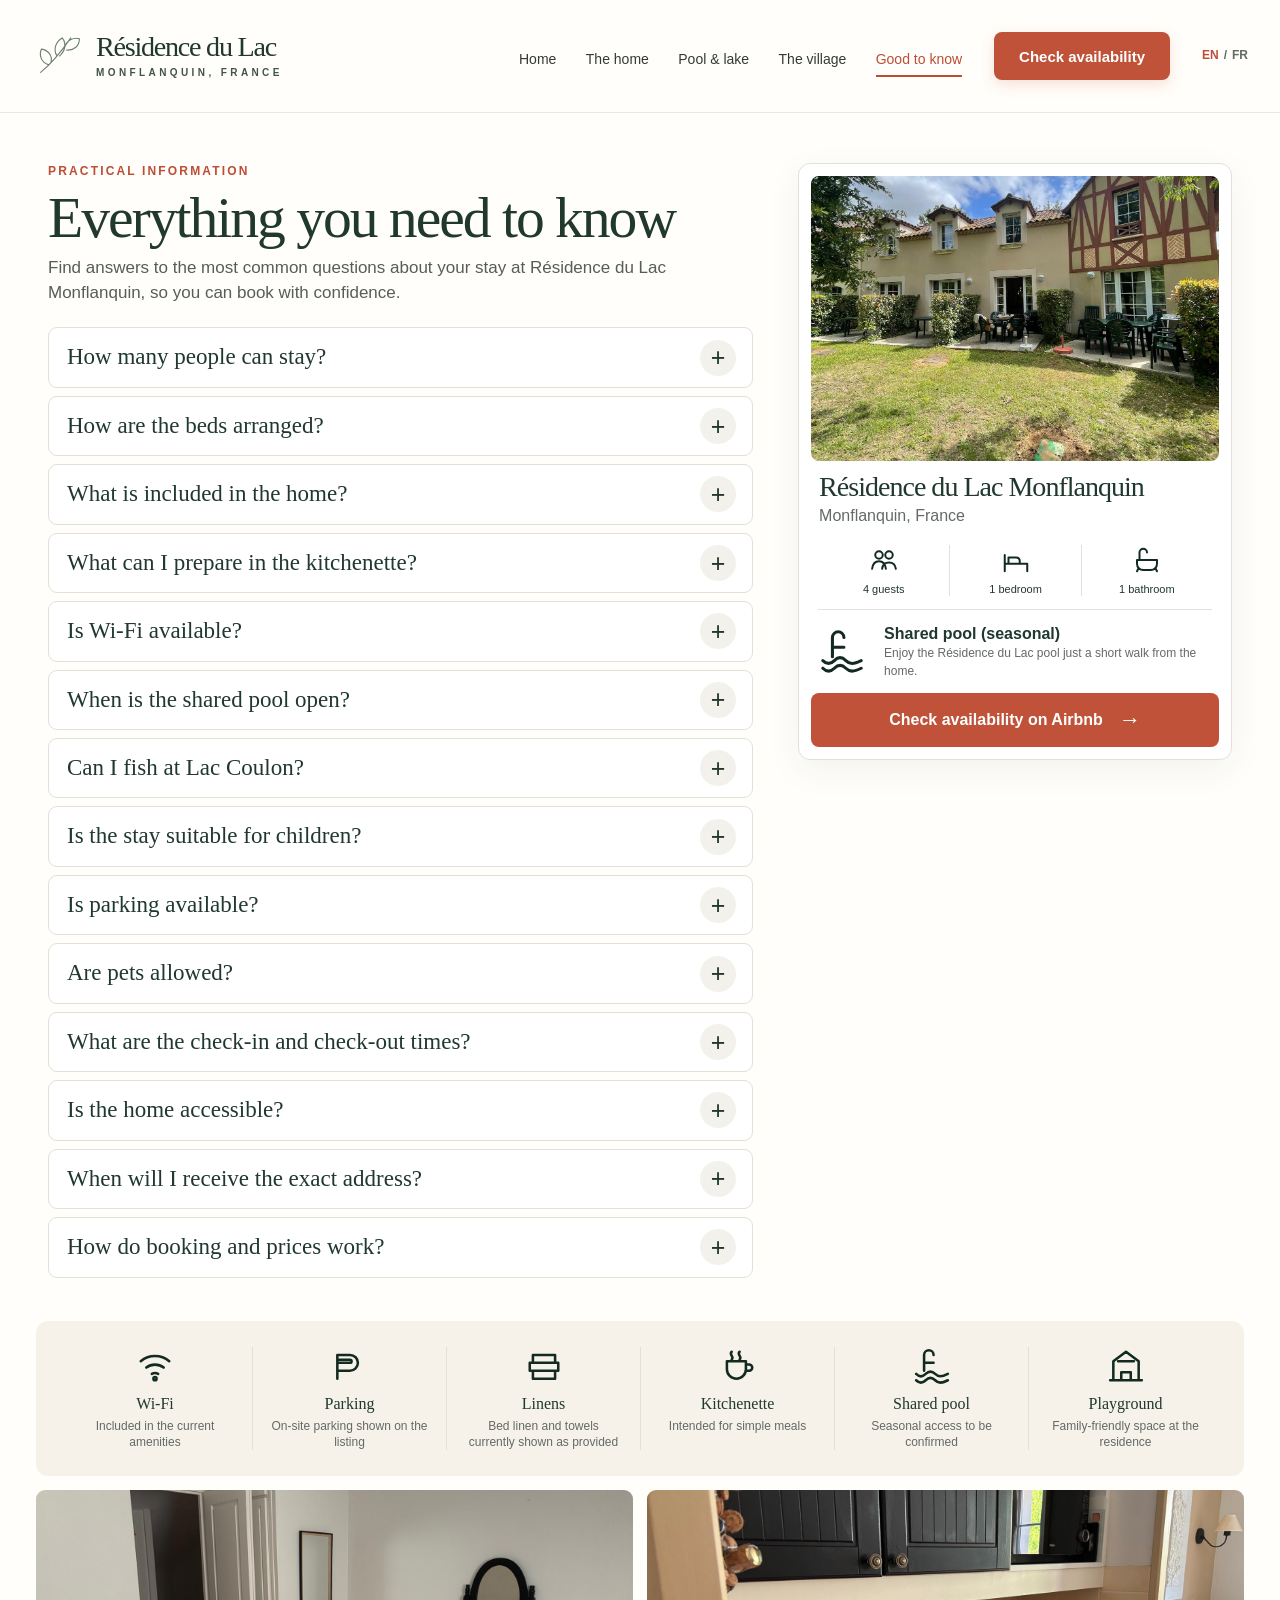
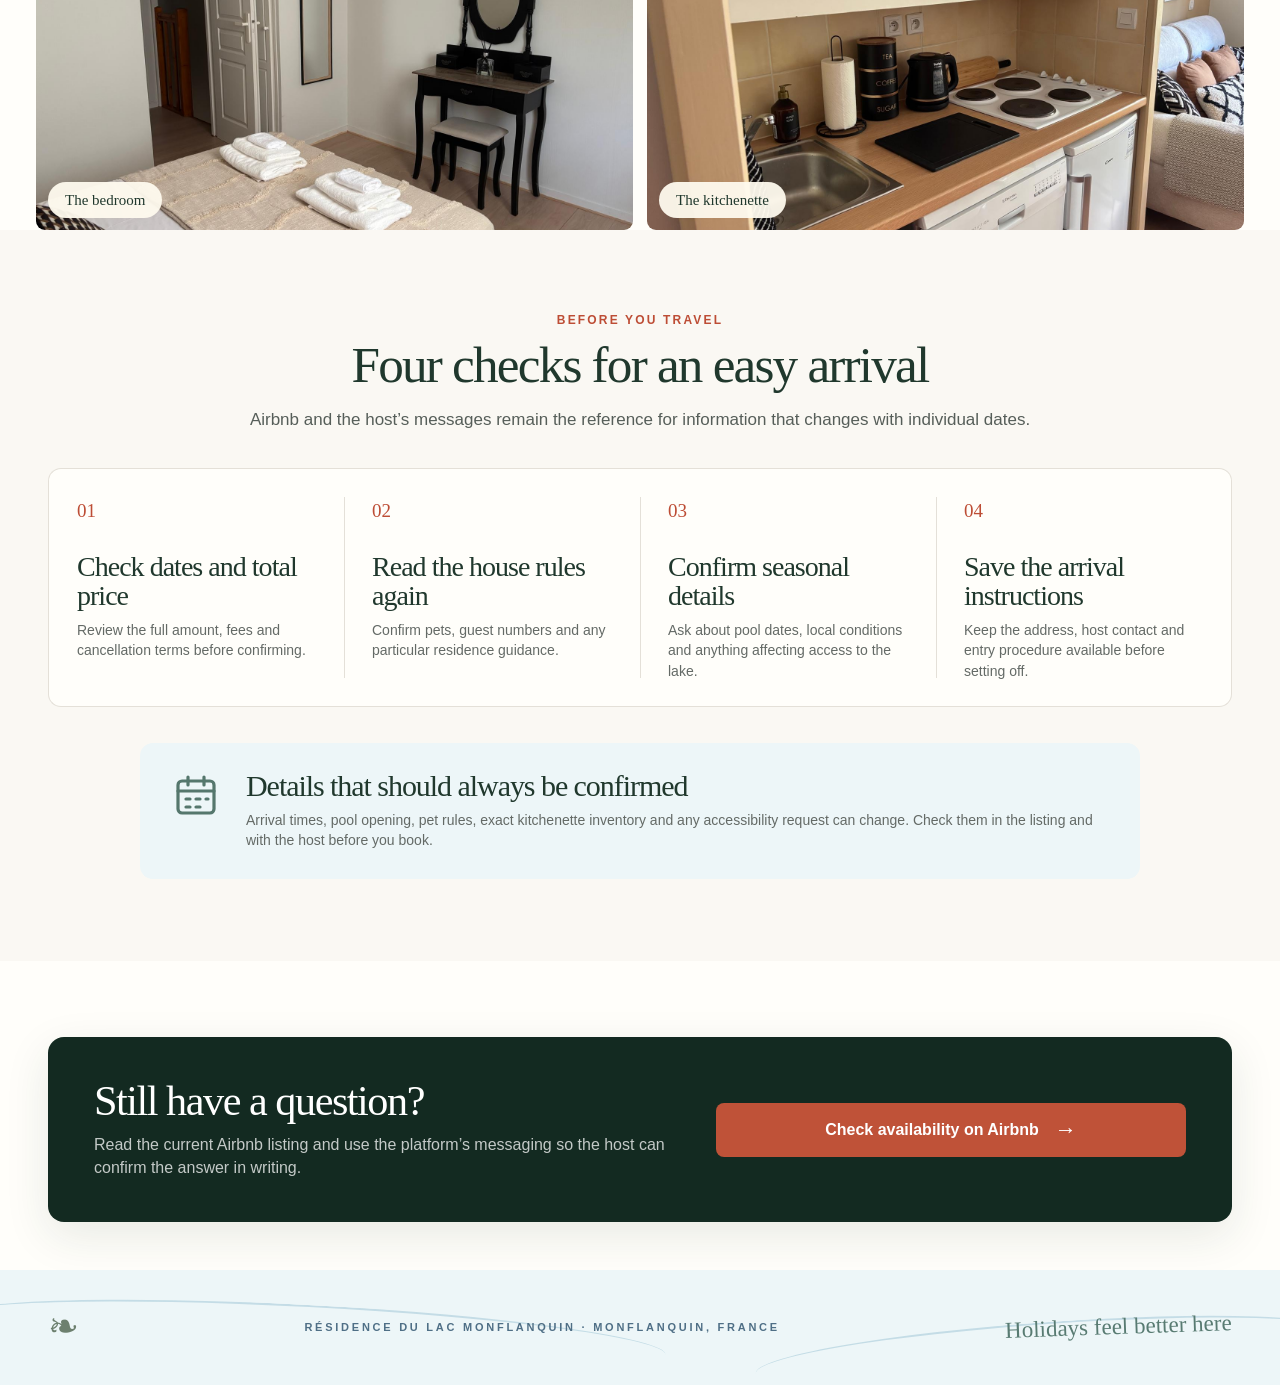
<file: preview/good-to-know/index.html>
<!doctype html>
<html lang="en">
<head>
  <meta charset="utf-8">
  <meta name="viewport" content="width=device-width, initial-scale=1">
  <meta name="robots" content="noindex, nofollow">
  <title>Good to know — Résidence du Lac Monflanquin</title>
  <meta name="description" content="Private website preview for Résidence du Lac Monflanquin.">
  <link rel="stylesheet" href="../../wordpress-theme/lac-coulon-stay/style.css">
</head>
<body>
<!-- wp:group {"className":"site-shell page-good-to-know","metadata":{"name":"Good to know page"},"layout":{"type":"default"}} -->
<div class="wp-block-group site-shell page-good-to-know"><!-- wp:group {"className":"site-header-shell","metadata":{"name":"Site header"},"layout":{"type":"default"}} -->
<div class="wp-block-group site-header-shell"><!-- wp:html -->
<header class="site-header">
  <a class="brand-lockup" href="../index.html"><span class="brand-leaf" aria-hidden="true"><svg viewBox="0 0 58 58" fill="none" stroke="currentColor" stroke-width="1.3" stroke-linecap="round"><path d="M10 48C25 36 34 24 45 8M19 39C10 36 8 27 11 21c8 1 13 8 11 15M29 29c-5-8-1-17 6-21 5 6 4 15-3 21M38 19c2-8 10-12 17-10 0 8-6 14-15 13"/></svg></span><span><strong>Résidence du Lac</strong><small>MONFLANQUIN, FRANCE</small></span></a>
  <button class="menu-toggle" type="button" aria-expanded="false" aria-controls="site-navigation"><span class="screen-reader-text">Open menu</span><span aria-hidden="true">☰</span></button>
  <nav id="site-navigation" class="site-nav" aria-label="Main navigation"><a href="../index.html">Home</a><a href="../the-home/index.html">The home</a><a href="../pool-and-lake/index.html">Pool & lake</a><a href="../the-village/index.html">The village</a><a href="index.html" aria-current="page">Good to know</a><a class="mobile-booking-link" href="https://www.airbnb.com/rooms/1702932144013864164" target="_blank" rel="noopener noreferrer">Check availability</a><span class="mobile-language-switch"><span aria-current="page" lang="en">English</span><a href="../fr/infos-pratiques/index.html" hreflang="fr" lang="fr">Français</a></span></nav>
  <a class="header-cta" href="https://www.airbnb.com/rooms/1702932144013864164" target="_blank" rel="noopener noreferrer">Check availability</a>
  <p class="language-switch"><span aria-current="page" lang="en">EN</span><span aria-hidden="true">/</span><a href="../fr/infos-pratiques/index.html" hreflang="fr" lang="fr">FR</a></p>
</header>
<!-- /wp:html --></div>
<!-- /wp:group -->
<!-- wp:group {"className":"practical-main","metadata":{"name":"Practical information"},"layout":{"type":"default"}} -->
<div class="wp-block-group practical-main"><!-- wp:group {"className":"practical-faq","metadata":{"name":"Frequently asked questions"},"layout":{"type":"default"}} -->
<div class="wp-block-group practical-faq"><!-- wp:paragraph {"className":"overline"} -->
<p class="overline">PRACTICAL INFORMATION</p>
<!-- /wp:paragraph --><!-- wp:heading {"level":1} -->
<h1 class="wp-block-heading">Everything you need to know</h1>
<!-- /wp:heading --><!-- wp:paragraph {"className":"practical-intro"} -->
<p class="practical-intro">Find answers to the most common questions about your stay at Résidence du Lac Monflanquin, so you can book with confidence.</p>
<!-- /wp:paragraph --><!-- wp:group {"className":"faq-list","metadata":{"name":"Questions and answers"},"layout":{"type":"default"}} -->
<div class="wp-block-group faq-list"><!-- wp:details {"className":"faq-item"} -->
<details class="wp-block-details faq-item"><summary>How many people can stay?</summary><!-- wp:paragraph -->
<p>The current layout is intended for a maximum of four guests. Always confirm the exact number of people when booking.</p>
<!-- /wp:paragraph --></details>
<!-- /wp:details --><!-- wp:details {"className":"faq-item"} -->
<details class="wp-block-details faq-item"><summary>How are the beds arranged?</summary><!-- wp:paragraph -->
<p>The home has one bedroom with a double bed and an additional sleeping space in the living room, following the current listing layout.</p>
<!-- /wp:paragraph --></details>
<!-- /wp:details --><!-- wp:details {"className":"faq-item"} -->
<details class="wp-block-details faq-item"><summary>What is included in the home?</summary><!-- wp:paragraph -->
<p>The amenities currently shown include a kitchenette, Wi-Fi, bed linen and towels, a dining space and a private terrace.</p>
<!-- /wp:paragraph --></details>
<!-- /wp:details --><!-- wp:details {"className":"faq-item"} -->
<details class="wp-block-details faq-item"><summary>What can I prepare in the kitchenette?</summary><!-- wp:paragraph -->
<p>The kitchenette is suited to breakfasts, picnics and simple meals. Use the current Airbnb photographs and inventory for any specific equipment.</p>
<!-- /wp:paragraph --></details>
<!-- /wp:details --><!-- wp:details {"className":"faq-item"} -->
<details class="wp-block-details faq-item"><summary>Is Wi-Fi available?</summary><!-- wp:paragraph -->
<p>Wi-Fi is included in the current amenities. If you have a particular work or technical requirement, confirm it with the host before booking.</p>
<!-- /wp:paragraph --></details>
<!-- /wp:details --><!-- wp:details {"className":"faq-item"} -->
<details class="wp-block-details faq-item"><summary>When is the shared pool open?</summary><!-- wp:paragraph -->
<p>The residence’s outdoor pool opens seasonally. Dates and hours can change, so confirm them on Airbnb or with the host before you travel.</p>
<!-- /wp:paragraph --></details>
<!-- /wp:details --><!-- wp:details {"className":"faq-item"} -->
<details class="wp-block-details faq-item"><summary>Can I fish at Lac Coulon?</summary><!-- wp:paragraph -->
<p>Yes, during the permitted season and with a valid fishing card. Check the official local rules and charges before fishing.</p>
<!-- /wp:paragraph --></details>
<!-- /wp:details --><!-- wp:details {"className":"faq-item"} -->
<details class="wp-block-details faq-item"><summary>Is the stay suitable for children?</summary><!-- wp:paragraph -->
<p>The home suits small families and the residence has a playground. Children remain under adult supervision, especially beside the water and pool.</p>
<!-- /wp:paragraph --></details>
<!-- /wp:details --><!-- wp:details {"className":"faq-item"} -->
<details class="wp-block-details faq-item"><summary>Is parking available?</summary><!-- wp:paragraph -->
<p>On-site parking is included in the current amenities. Follow the access instructions provided after booking.</p>
<!-- /wp:paragraph --></details>
<!-- /wp:details --><!-- wp:details {"className":"faq-item"} -->
<details class="wp-block-details faq-item"><summary>Are pets allowed?</summary><!-- wp:paragraph -->
<p>Pet rules can change. Always use the house-rules section of the current Airbnb listing as the source of truth when booking.</p>
<!-- /wp:paragraph --></details>
<!-- /wp:details --><!-- wp:details {"className":"faq-item"} -->
<details class="wp-block-details faq-item"><summary>What are the check-in and check-out times?</summary><!-- wp:paragraph -->
<p>Final times and arrival instructions appear in the Airbnb confirmation. Contact the host in advance if you have a particular constraint.</p>
<!-- /wp:paragraph --></details>
<!-- /wp:details --><!-- wp:details {"className":"faq-item"} -->
<details class="wp-block-details faq-item"><summary>Is the home accessible?</summary><!-- wp:paragraph -->
<p>Photographs alone cannot confirm particular access requirements. Ask the host before booking if steps, movement around the home or bathroom access matter to your stay.</p>
<!-- /wp:paragraph --></details>
<!-- /wp:details --><!-- wp:details {"className":"faq-item"} -->
<details class="wp-block-details faq-item"><summary>When will I receive the exact address?</summary><!-- wp:paragraph -->
<p>The full address and access instructions are supplied through the Airbnb booking journey and host messages.</p>
<!-- /wp:paragraph --></details>
<!-- /wp:details --><!-- wp:details {"className":"faq-item"} -->
<details class="wp-block-details faq-item"><summary>How do booking and prices work?</summary><!-- wp:paragraph -->
<p>Current availability, total price, fees, cancellation terms and house rules are those displayed on Airbnb at the time you book.</p>
<!-- /wp:paragraph --></details>
<!-- /wp:details --></div>
<!-- /wp:group --></div>
<!-- /wp:group --><!-- wp:group {"className":"booking-card","metadata":{"name":"Booking summary"},"layout":{"type":"default"}} -->
<div class="wp-block-group booking-card"><!-- wp:image {"sizeSlug":"full","linkDestination":"none","className":"booking-card-image"} -->
<figure class="wp-block-image size-full booking-card-image"><img src="../../wordpress-theme/lac-coulon-stay/assets/images/property-exterior.jpg" alt="Exterior and terrace at Résidence du Lac Monflanquin"/></figure>
<!-- /wp:image --><!-- wp:heading {"level":2} -->
<h2 class="wp-block-heading">Résidence du Lac Monflanquin</h2>
<!-- /wp:heading --><!-- wp:paragraph {"className":"booking-location"} -->
<p class="booking-location">Monflanquin, France</p>
<!-- /wp:paragraph --><!-- wp:group {"className":"booking-facts","metadata":{"name":"Booking facts"},"layout":{"type":"default"}} -->
<div class="wp-block-group booking-facts"><!-- wp:group {"className":"fact-item","metadata":{"name":"4 guests fact"},"layout":{"type":"default"}} -->
<div class="wp-block-group fact-item"><!-- wp:html -->
<span class="line-icon" aria-hidden="true"><svg viewBox="0 0 24 24" fill="none" stroke="currentColor" stroke-width="1.6" stroke-linecap="round" stroke-linejoin="round"><circle cx="8" cy="8" r="3"/><circle cx="16" cy="8" r="3"/><path d="M2.5 19c.5-4 2.3-6 5.5-6s5 2 5.5 6M10.5 19c.4-3 2-5 5.5-5 3.2 0 5 2 5.5 5"/></svg></span>
<!-- /wp:html --><!-- wp:paragraph {"className":"fact-value"} -->
<p class="fact-value">4 guests</p>
<!-- /wp:paragraph --></div>
<!-- /wp:group --><!-- wp:group {"className":"fact-item","metadata":{"name":"1 bedroom fact"},"layout":{"type":"default"}} -->
<div class="wp-block-group fact-item"><!-- wp:html -->
<span class="line-icon" aria-hidden="true"><svg viewBox="0 0 24 24" fill="none" stroke="currentColor" stroke-width="1.6" stroke-linecap="round" stroke-linejoin="round"><path d="M3 18V8m0 7h18v3M6 15v-5h6c2 0 3 1 3 3v2M3 18v3m18-3v3"/></svg></span>
<!-- /wp:html --><!-- wp:paragraph {"className":"fact-value"} -->
<p class="fact-value">1 bedroom</p>
<!-- /wp:paragraph --></div>
<!-- /wp:group --><!-- wp:group {"className":"fact-item","metadata":{"name":"1 bathroom fact"},"layout":{"type":"default"}} -->
<div class="wp-block-group fact-item"><!-- wp:html -->
<span class="line-icon" aria-hidden="true"><svg viewBox="0 0 24 24" fill="none" stroke="currentColor" stroke-width="1.6" stroke-linecap="round" stroke-linejoin="round"><path d="M4 12h16v3a5 5 0 0 1-5 5H9a5 5 0 0 1-5-5v-3Zm2 0V6a3 3 0 0 1 6 0M4 21l1-2m15 2-1-2"/></svg></span>
<!-- /wp:html --><!-- wp:paragraph {"className":"fact-value"} -->
<p class="fact-value">1 bathroom</p>
<!-- /wp:paragraph --></div>
<!-- /wp:group --></div>
<!-- /wp:group --><!-- wp:group {"className":"booking-pool","metadata":{"name":"Pool information"},"layout":{"type":"default"}} -->
<div class="wp-block-group booking-pool"><!-- wp:html -->
<span class="line-icon" aria-hidden="true"><svg viewBox="0 0 24 24" fill="none" stroke="currentColor" stroke-width="1.6" stroke-linecap="round" stroke-linejoin="round"><path d="M2 17c2 2 4 2 6 0s4-2 6 0 4 2 8 0M2 21c2 2 4 2 6 0s4-2 6 0 4 2 8 0M7 15V5a3 3 0 0 1 6 0m-6 5h6"/></svg></span>
<!-- /wp:html --><!-- wp:group {"className":"booking-pool-copy","metadata":{"name":"Pool details"},"layout":{"type":"default"}} -->
<div class="wp-block-group booking-pool-copy"><!-- wp:paragraph {"className":"booking-pool-title"} -->
<p class="booking-pool-title">Shared pool (seasonal)</p>
<!-- /wp:paragraph --><!-- wp:paragraph -->
<p>Enjoy the Résidence du Lac pool just a short walk from the home.</p>
<!-- /wp:paragraph --></div>
<!-- /wp:group --></div>
<!-- /wp:group --><!-- wp:buttons -->
<div class="wp-block-buttons"><!-- wp:button {"className":"button-primary"} -->
<div class="wp-block-button button-primary"><a class="wp-block-button__link wp-element-button" href="https://www.airbnb.com/rooms/1702932144013864164" target="_blank" rel="noopener noreferrer">Check availability on Airbnb <span aria-hidden="true">→</span></a></div>
<!-- /wp:button --></div>
<!-- /wp:buttons --></div>
<!-- /wp:group --></div>
<!-- /wp:group -->
<!-- wp:group {"className":"amenity-strip practical-amenities","metadata":{"name":"Included amenities"},"layout":{"type":"default"}} -->
<div class="wp-block-group amenity-strip practical-amenities"><!-- wp:group {"className":"amenity-item","metadata":{"name":"Wi-Fi amenity"},"layout":{"type":"default"}} -->
<div class="wp-block-group amenity-item"><!-- wp:html -->
<span class="line-icon" aria-hidden="true"><svg viewBox="0 0 24 24" fill="none" stroke="currentColor" stroke-width="1.6" stroke-linecap="round" stroke-linejoin="round"><path d="M3 9a14 14 0 0 1 18 0M6.5 13a9 9 0 0 1 11 0M10 17a4 4 0 0 1 4 0"/><circle cx="12" cy="20" r="1"/></svg></span>
<!-- /wp:html --><!-- wp:paragraph {"className":"amenity-title"} -->
<p class="amenity-title">Wi-Fi</p>
<!-- /wp:paragraph --><!-- wp:paragraph {"className":"amenity-copy"} -->
<p class="amenity-copy">Included in the current amenities</p>
<!-- /wp:paragraph --></div>
<!-- /wp:group --><!-- wp:group {"className":"amenity-item","metadata":{"name":"Parking amenity"},"layout":{"type":"default"}} -->
<div class="wp-block-group amenity-item"><!-- wp:html -->
<span class="line-icon" aria-hidden="true"><svg viewBox="0 0 24 24" fill="none" stroke="currentColor" stroke-width="1.6" stroke-linecap="round" stroke-linejoin="round"><path d="M4 20V5h8a5 5 0 0 1 0 10H4m0-5h8a1 1 0 0 0 0-2H4"/></svg></span>
<!-- /wp:html --><!-- wp:paragraph {"className":"amenity-title"} -->
<p class="amenity-title">Parking</p>
<!-- /wp:paragraph --><!-- wp:paragraph {"className":"amenity-copy"} -->
<p class="amenity-copy">On-site parking shown on the listing</p>
<!-- /wp:paragraph --></div>
<!-- /wp:group --><!-- wp:group {"className":"amenity-item","metadata":{"name":"Linens amenity"},"layout":{"type":"default"}} -->
<div class="wp-block-group amenity-item"><!-- wp:html -->
<span class="line-icon" aria-hidden="true"><svg viewBox="0 0 24 24" fill="none" stroke="currentColor" stroke-width="1.6" stroke-linecap="round" stroke-linejoin="round"><path d="M5 5h14v5H5zM3 10h18v5H3zM5 15h14v5H5z"/></svg></span>
<!-- /wp:html --><!-- wp:paragraph {"className":"amenity-title"} -->
<p class="amenity-title">Linens</p>
<!-- /wp:paragraph --><!-- wp:paragraph {"className":"amenity-copy"} -->
<p class="amenity-copy">Bed linen and towels currently shown as provided</p>
<!-- /wp:paragraph --></div>
<!-- /wp:group --><!-- wp:group {"className":"amenity-item","metadata":{"name":"Kitchenette amenity"},"layout":{"type":"default"}} -->
<div class="wp-block-group amenity-item"><!-- wp:html -->
<span class="line-icon" aria-hidden="true"><svg viewBox="0 0 24 24" fill="none" stroke="currentColor" stroke-width="1.6" stroke-linecap="round" stroke-linejoin="round"><path d="M5 9h12v5a6 6 0 0 1-12 0V9Zm12 2h2a2 2 0 0 1 0 4h-2M8 3c-2 2 2 3 0 5m5-5c-2 2 2 3 0 5"/></svg></span>
<!-- /wp:html --><!-- wp:paragraph {"className":"amenity-title"} -->
<p class="amenity-title">Kitchenette</p>
<!-- /wp:paragraph --><!-- wp:paragraph {"className":"amenity-copy"} -->
<p class="amenity-copy">Intended for simple meals</p>
<!-- /wp:paragraph --></div>
<!-- /wp:group --><!-- wp:group {"className":"amenity-item","metadata":{"name":"Shared pool amenity"},"layout":{"type":"default"}} -->
<div class="wp-block-group amenity-item"><!-- wp:html -->
<span class="line-icon" aria-hidden="true"><svg viewBox="0 0 24 24" fill="none" stroke="currentColor" stroke-width="1.6" stroke-linecap="round" stroke-linejoin="round"><path d="M2 17c2 2 4 2 6 0s4-2 6 0 4 2 8 0M2 21c2 2 4 2 6 0s4-2 6 0 4 2 8 0M7 15V5a3 3 0 0 1 6 0m-6 5h6"/></svg></span>
<!-- /wp:html --><!-- wp:paragraph {"className":"amenity-title"} -->
<p class="amenity-title">Shared pool</p>
<!-- /wp:paragraph --><!-- wp:paragraph {"className":"amenity-copy"} -->
<p class="amenity-copy">Seasonal access to be confirmed</p>
<!-- /wp:paragraph --></div>
<!-- /wp:group --><!-- wp:group {"className":"amenity-item","metadata":{"name":"Playground amenity"},"layout":{"type":"default"}} -->
<div class="wp-block-group amenity-item"><!-- wp:html -->
<span class="line-icon" aria-hidden="true"><svg viewBox="0 0 24 24" fill="none" stroke="currentColor" stroke-width="1.6" stroke-linecap="round" stroke-linejoin="round"><path d="M4 21V9l8-6 8 6v12M7 9h10M9 21v-5h6v5M2 21h20"/></svg></span>
<!-- /wp:html --><!-- wp:paragraph {"className":"amenity-title"} -->
<p class="amenity-title">Playground</p>
<!-- /wp:paragraph --><!-- wp:paragraph {"className":"amenity-copy"} -->
<p class="amenity-copy">Family-friendly space at the residence</p>
<!-- /wp:paragraph --></div>
<!-- /wp:group --></div>
<!-- /wp:group -->
<!-- wp:group {"className":"practical-photos","metadata":{"name":"Bedroom and kitchenette"},"layout":{"type":"default"}} -->
<div class="wp-block-group practical-photos"><!-- wp:group {"className":"labelled-photo","metadata":{"name":"The bedroom"},"layout":{"type":"default"}} -->
<div class="wp-block-group labelled-photo"><!-- wp:image {"sizeSlug":"full","linkDestination":"none"} -->
<figure class="wp-block-image size-full"><img src="../../wordpress-theme/lac-coulon-stay/assets/images/bedroom.jpg" alt="Bedroom with double bed and provided linens"/></figure>
<!-- /wp:image --><!-- wp:paragraph {"className":"photo-label"} -->
<p class="photo-label">The bedroom</p>
<!-- /wp:paragraph --></div>
<!-- /wp:group --><!-- wp:group {"className":"labelled-photo","metadata":{"name":"The kitchenette"},"layout":{"type":"default"}} -->
<div class="wp-block-group labelled-photo"><!-- wp:image {"sizeSlug":"full","linkDestination":"none"} -->
<figure class="wp-block-image size-full"><img src="../../wordpress-theme/lac-coulon-stay/assets/images/kitchenette.jpg" alt="Equipped kitchenette"/></figure>
<!-- /wp:image --><!-- wp:paragraph {"className":"photo-label"} -->
<p class="photo-label">The kitchenette</p>
<!-- /wp:paragraph --></div>
<!-- /wp:group --></div>
<!-- /wp:group -->
<!-- wp:group {"className":"travel-section","metadata":{"name":"Before you travel"},"layout":{"type":"default"}} -->
<div class="wp-block-group travel-section"><!-- wp:group {"className":"section-heading","metadata":{"name":"Four checks for an easy arrival introduction"},"layout":{"type":"default"}} -->
<div class="wp-block-group section-heading"><!-- wp:paragraph {"className":"overline"} -->
<p class="overline">BEFORE YOU TRAVEL</p>
<!-- /wp:paragraph --><!-- wp:heading {"level":2} -->
<h2 class="wp-block-heading">Four checks for an easy arrival</h2>
<!-- /wp:heading --><!-- wp:paragraph {"className":"section-intro"} -->
<p class="section-intro">Airbnb and the host’s messages remain the reference for information that changes with individual dates.</p>
<!-- /wp:paragraph --></div>
<!-- /wp:group --><!-- wp:group {"className":"travel-steps","metadata":{"name":"Travel checklist"},"layout":{"type":"default"}} -->
<div class="wp-block-group travel-steps"><!-- wp:group {"className":"travel-step","metadata":{"name":"Check dates and total price step"},"layout":{"type":"default"}} -->
<div class="wp-block-group travel-step"><!-- wp:paragraph {"className":"step-number"} -->
<p class="step-number">01</p>
<!-- /wp:paragraph --><!-- wp:heading {"level":3} -->
<h3 class="wp-block-heading">Check dates and total price</h3>
<!-- /wp:heading --><!-- wp:paragraph -->
<p>Review the full amount, fees and cancellation terms before confirming.</p>
<!-- /wp:paragraph --></div>
<!-- /wp:group --><!-- wp:group {"className":"travel-step","metadata":{"name":"Read the house rules again step"},"layout":{"type":"default"}} -->
<div class="wp-block-group travel-step"><!-- wp:paragraph {"className":"step-number"} -->
<p class="step-number">02</p>
<!-- /wp:paragraph --><!-- wp:heading {"level":3} -->
<h3 class="wp-block-heading">Read the house rules again</h3>
<!-- /wp:heading --><!-- wp:paragraph -->
<p>Confirm pets, guest numbers and any particular residence guidance.</p>
<!-- /wp:paragraph --></div>
<!-- /wp:group --><!-- wp:group {"className":"travel-step","metadata":{"name":"Confirm seasonal details step"},"layout":{"type":"default"}} -->
<div class="wp-block-group travel-step"><!-- wp:paragraph {"className":"step-number"} -->
<p class="step-number">03</p>
<!-- /wp:paragraph --><!-- wp:heading {"level":3} -->
<h3 class="wp-block-heading">Confirm seasonal details</h3>
<!-- /wp:heading --><!-- wp:paragraph -->
<p>Ask about pool dates, local conditions and anything affecting access to the lake.</p>
<!-- /wp:paragraph --></div>
<!-- /wp:group --><!-- wp:group {"className":"travel-step","metadata":{"name":"Save the arrival instructions step"},"layout":{"type":"default"}} -->
<div class="wp-block-group travel-step"><!-- wp:paragraph {"className":"step-number"} -->
<p class="step-number">04</p>
<!-- /wp:paragraph --><!-- wp:heading {"level":3} -->
<h3 class="wp-block-heading">Save the arrival instructions</h3>
<!-- /wp:heading --><!-- wp:paragraph -->
<p>Keep the address, host contact and entry procedure available before setting off.</p>
<!-- /wp:paragraph --></div>
<!-- /wp:group --></div>
<!-- /wp:group --><!-- wp:group {"className":"confirmation-note","metadata":{"name":"Details to confirm"},"layout":{"type":"default"}} -->
<div class="wp-block-group confirmation-note"><!-- wp:html -->
<span class="line-icon" aria-hidden="true"><svg viewBox="0 0 24 24" fill="none" stroke="currentColor" stroke-width="1.6" stroke-linecap="round" stroke-linejoin="round"><rect x="3" y="5" width="18" height="16" rx="2"/><path d="M8 3v4m8-4v4M3 10h18M7 14h2m3 0h2m3 0h1M7 18h2m3 0h2"/></svg></span>
<!-- /wp:html --><!-- wp:group {"className":"confirmation-note-copy","metadata":{"name":"Confirmation guidance"},"layout":{"type":"default"}} -->
<div class="wp-block-group confirmation-note-copy"><!-- wp:heading {"level":2} -->
<h2 class="wp-block-heading">Details that should always be confirmed</h2>
<!-- /wp:heading --><!-- wp:paragraph -->
<p>Arrival times, pool opening, pet rules, exact kitchenette inventory and any accessibility request can change. Check them in the listing and with the host before you book.</p>
<!-- /wp:paragraph --></div>
<!-- /wp:group --></div>
<!-- /wp:group --></div>
<!-- /wp:group -->
<!-- wp:group {"className":"cta-band","metadata":{"name":"Practical information closing call to action"},"layout":{"type":"default"}} -->
<div class="wp-block-group cta-band"><!-- wp:group {"className":"cta-band-copy","metadata":{"name":"Practical information closing message"},"layout":{"type":"default"}} -->
<div class="wp-block-group cta-band-copy"><!-- wp:heading {"level":2} -->
<h2 class="wp-block-heading">Still have a question?</h2>
<!-- /wp:heading --><!-- wp:paragraph -->
<p>Read the current Airbnb listing and use the platform’s messaging so the host can confirm the answer in writing.</p>
<!-- /wp:paragraph --></div>
<!-- /wp:group --><!-- wp:group {"className":"cta-band-actions","metadata":{"name":"Practical booking action"},"layout":{"type":"default"}} -->
<div class="wp-block-group cta-band-actions"><!-- wp:buttons -->
<div class="wp-block-buttons"><!-- wp:button {"className":"button-primary"} -->
<div class="wp-block-button button-primary"><a class="wp-block-button__link wp-element-button" href="https://www.airbnb.com/rooms/1702932144013864164" target="_blank" rel="noopener noreferrer">Check availability on Airbnb <span aria-hidden="true">→</span></a></div>
<!-- /wp:button --></div>
<!-- /wp:buttons --></div>
<!-- /wp:group --></div>
<!-- /wp:group -->
<!-- wp:group {"className":"site-footer","metadata":{"name":"Site footer"},"layout":{"type":"default"}} -->
<div class="wp-block-group site-footer"><!-- wp:group {"className":"footer-inner","metadata":{"name":"Footer content"},"layout":{"type":"default"}} -->
<div class="wp-block-group footer-inner"><!-- wp:paragraph {"className":"footer-leaf"} -->
<p class="footer-leaf">❧</p>
<!-- /wp:paragraph --><!-- wp:paragraph {"className":"footer-kicker"} -->
<p class="footer-kicker">Résidence du Lac Monflanquin · Monflanquin, France</p>
<!-- /wp:paragraph --><!-- wp:paragraph {"className":"footer-script"} -->
<p class="footer-script">Holidays feel better here</p>
<!-- /wp:paragraph --></div>
<!-- /wp:group --></div>
<!-- /wp:group --></div>
<!-- /wp:group -->
<script src="../../wordpress-theme/lac-coulon-stay/assets/site.js" defer></script>
</body>
</html>
</file>
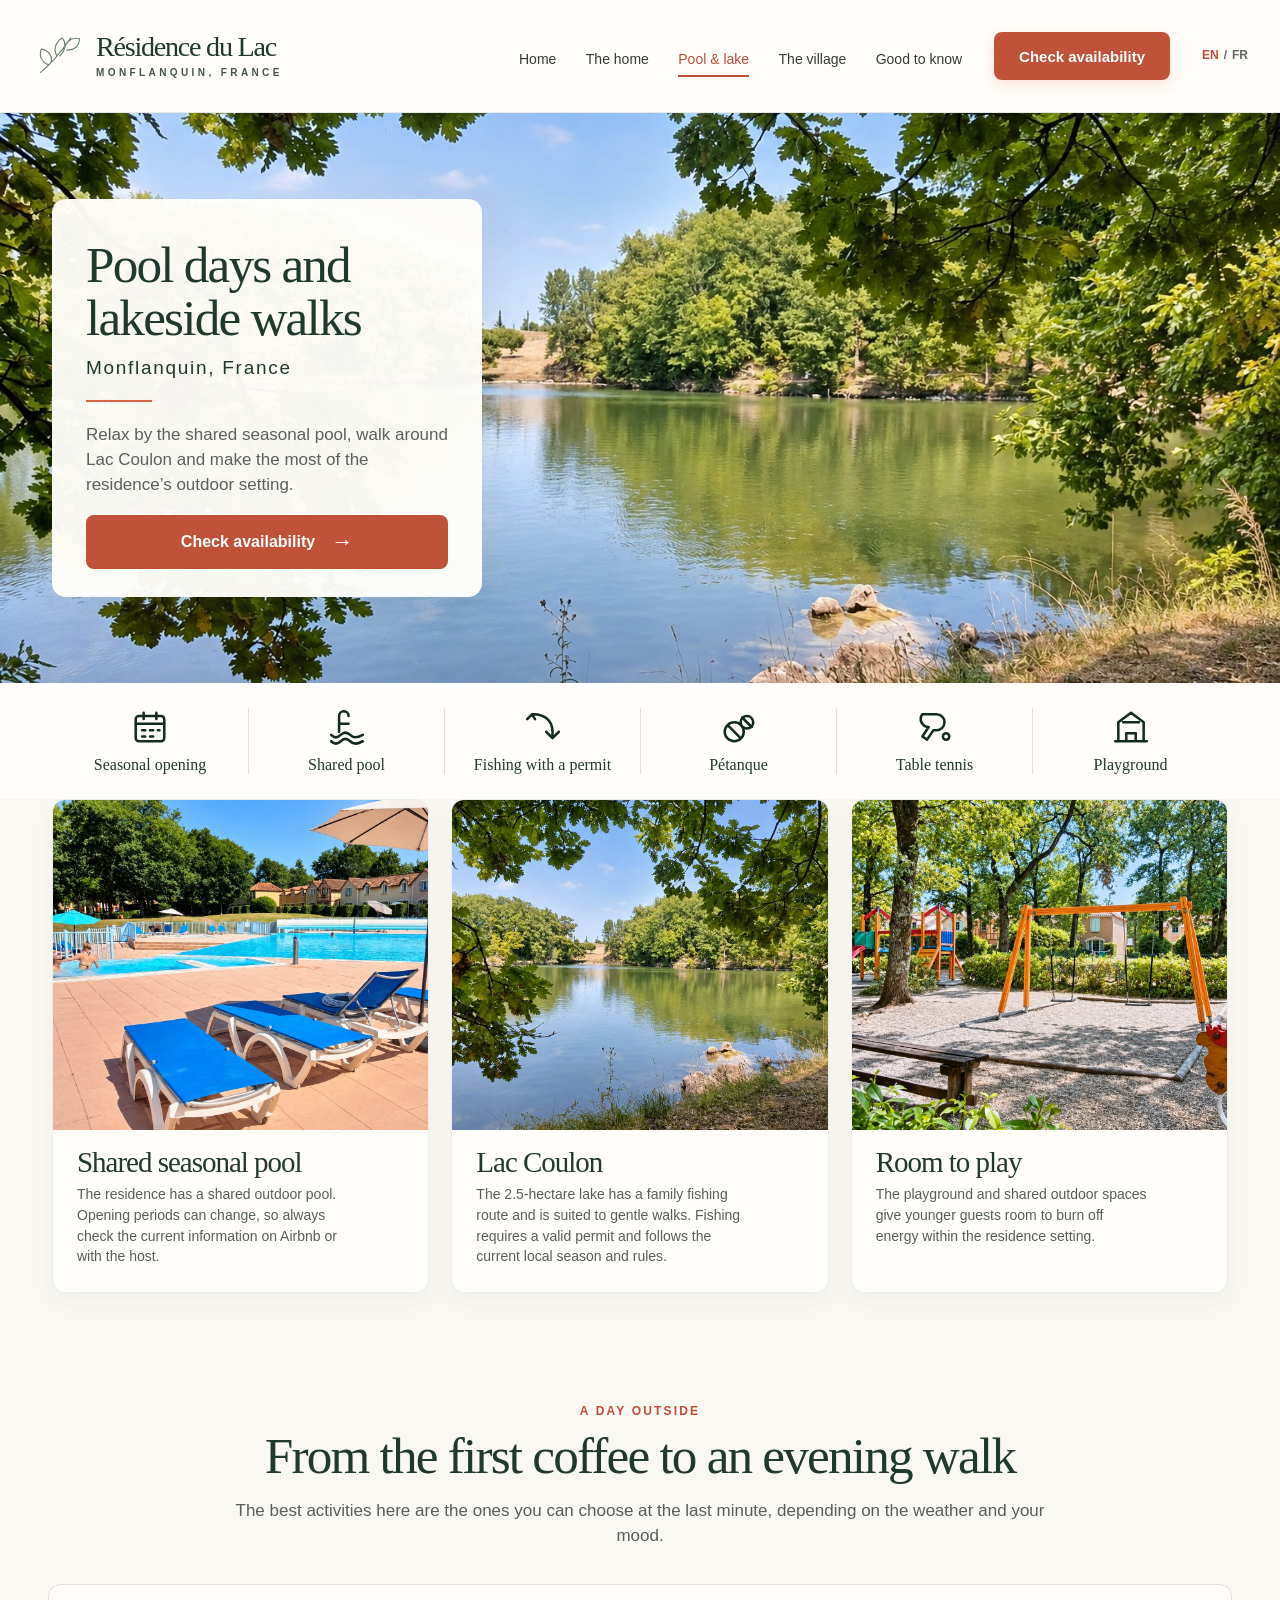
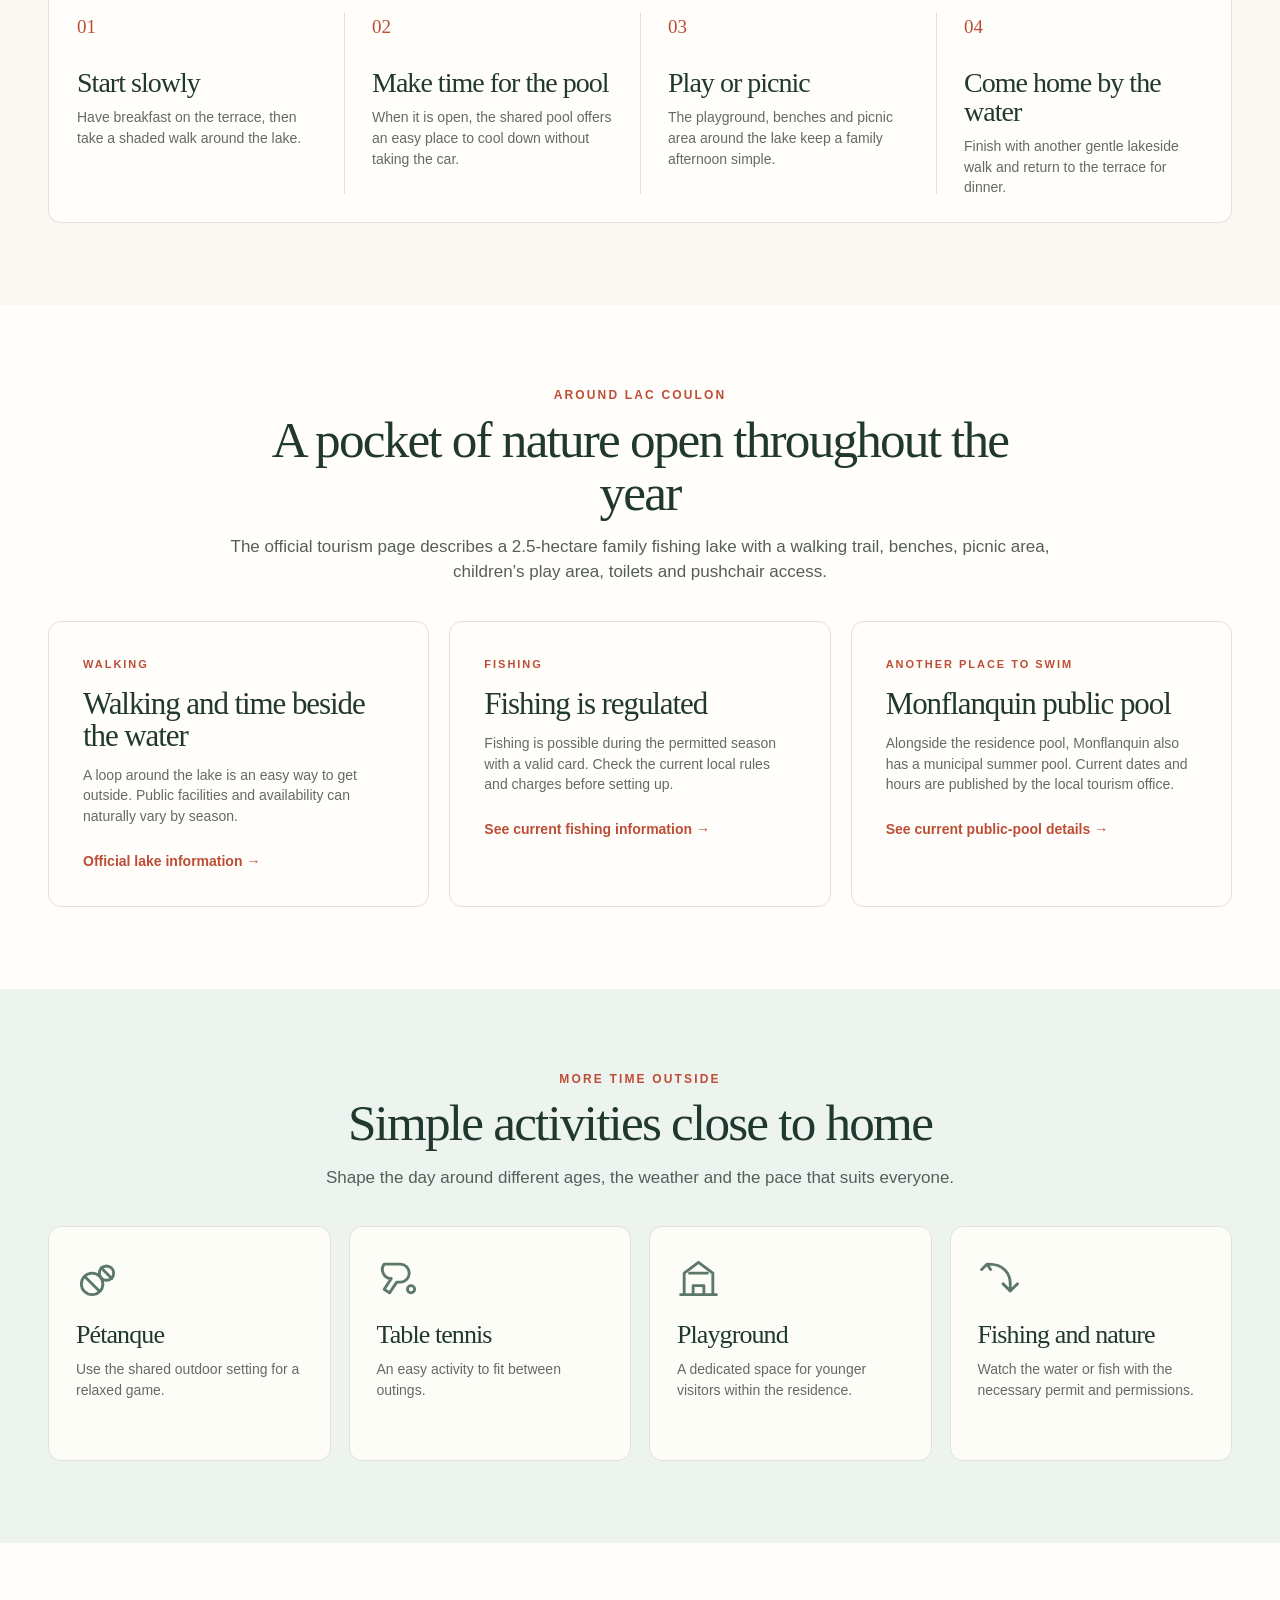
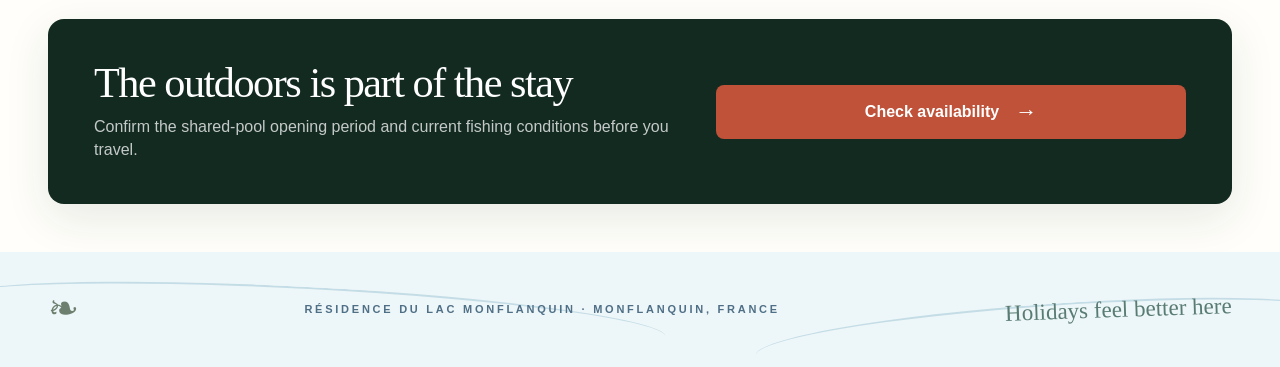
<file: preview/pool-and-lake/index.html>
<!doctype html>
<html lang="en">
<head>
  <meta charset="utf-8">
  <meta name="viewport" content="width=device-width, initial-scale=1">
  <meta name="robots" content="noindex, nofollow">
  <title>Pool & lake — Résidence du Lac Monflanquin</title>
  <meta name="description" content="Private website preview for Résidence du Lac Monflanquin.">
  <link rel="stylesheet" href="../../wordpress-theme/lac-coulon-stay/style.css">
</head>
<body>
<!-- wp:group {"className":"site-shell page-pool-lake","metadata":{"name":"Pool & lake page"},"layout":{"type":"default"}} -->
<div class="wp-block-group site-shell page-pool-lake"><!-- wp:group {"className":"site-header-shell","metadata":{"name":"Site header"},"layout":{"type":"default"}} -->
<div class="wp-block-group site-header-shell"><!-- wp:html -->
<header class="site-header">
  <a class="brand-lockup" href="../index.html"><span class="brand-leaf" aria-hidden="true"><svg viewBox="0 0 58 58" fill="none" stroke="currentColor" stroke-width="1.3" stroke-linecap="round"><path d="M10 48C25 36 34 24 45 8M19 39C10 36 8 27 11 21c8 1 13 8 11 15M29 29c-5-8-1-17 6-21 5 6 4 15-3 21M38 19c2-8 10-12 17-10 0 8-6 14-15 13"/></svg></span><span><strong>Résidence du Lac</strong><small>MONFLANQUIN, FRANCE</small></span></a>
  <button class="menu-toggle" type="button" aria-expanded="false" aria-controls="site-navigation"><span class="screen-reader-text">Open menu</span><span aria-hidden="true">☰</span></button>
  <nav id="site-navigation" class="site-nav" aria-label="Main navigation"><a href="../index.html">Home</a><a href="../the-home/index.html">The home</a><a href="index.html" aria-current="page">Pool & lake</a><a href="../the-village/index.html">The village</a><a href="../good-to-know/index.html">Good to know</a><a class="mobile-booking-link" href="https://www.airbnb.com/rooms/1702932144013864164" target="_blank" rel="noopener noreferrer">Check availability</a><span class="mobile-language-switch"><span aria-current="page" lang="en">English</span><a href="../fr/piscine-et-lac/index.html" hreflang="fr" lang="fr">Français</a></span></nav>
  <a class="header-cta" href="https://www.airbnb.com/rooms/1702932144013864164" target="_blank" rel="noopener noreferrer">Check availability</a>
  <p class="language-switch"><span aria-current="page" lang="en">EN</span><span aria-hidden="true">/</span><a href="../fr/piscine-et-lac/index.html" hreflang="fr" lang="fr">FR</a></p>
</header>
<!-- /wp:html --></div>
<!-- /wp:group -->
<!-- wp:group {"className":"pool-hero","metadata":{"name":"Pool and lake hero"},"layout":{"type":"default"}} -->
<div class="wp-block-group pool-hero"><!-- wp:image {"sizeSlug":"full","linkDestination":"none","className":"pool-hero-image"} -->
<figure class="wp-block-image size-full pool-hero-image"><img src="../../wordpress-theme/lac-coulon-stay/assets/images/lac-coulon-review-clean.jpg" alt="Lac Coulon framed by mature trees"/></figure>
<!-- /wp:image --><!-- wp:group {"className":"pool-hero-card","metadata":{"name":"Pool and lake introduction"},"layout":{"type":"default"}} -->
<div class="wp-block-group pool-hero-card"><!-- wp:heading {"level":1} -->
<h1 class="wp-block-heading">Pool days and<br>lakeside walks</h1>
<!-- /wp:heading --><!-- wp:paragraph {"className":"location-line"} -->
<p class="location-line">Monflanquin, France</p>
<!-- /wp:paragraph --><!-- wp:paragraph {"className":"hero-copy"} -->
<p class="hero-copy">Relax by the shared seasonal pool, walk around Lac Coulon and make the most of the residence’s outdoor setting.</p>
<!-- /wp:paragraph --><!-- wp:buttons -->
<div class="wp-block-buttons"><!-- wp:button {"className":"button-primary"} -->
<div class="wp-block-button button-primary"><a class="wp-block-button__link wp-element-button" href="https://www.airbnb.com/rooms/1702932144013864164" target="_blank" rel="noopener noreferrer">Check availability <span aria-hidden="true">→</span></a></div>
<!-- /wp:button --></div>
<!-- /wp:buttons --></div>
<!-- /wp:group --></div>
<!-- /wp:group -->
<!-- wp:group {"className":"amenity-strip amenity-strip-wide","metadata":{"name":"Outdoor activities"},"layout":{"type":"default"}} -->
<div class="wp-block-group amenity-strip amenity-strip-wide"><!-- wp:group {"className":"amenity-item","metadata":{"name":"Seasonal opening amenity"},"layout":{"type":"default"}} -->
<div class="wp-block-group amenity-item"><!-- wp:html -->
<span class="line-icon" aria-hidden="true"><svg viewBox="0 0 24 24" fill="none" stroke="currentColor" stroke-width="1.6" stroke-linecap="round" stroke-linejoin="round"><rect x="3" y="5" width="18" height="16" rx="2"/><path d="M8 3v4m8-4v4M3 10h18M7 14h2m3 0h2m3 0h1M7 18h2m3 0h2"/></svg></span>
<!-- /wp:html --><!-- wp:paragraph {"className":"amenity-title"} -->
<p class="amenity-title">Seasonal opening</p>
<!-- /wp:paragraph --></div>
<!-- /wp:group --><!-- wp:group {"className":"amenity-item","metadata":{"name":"Shared pool amenity"},"layout":{"type":"default"}} -->
<div class="wp-block-group amenity-item"><!-- wp:html -->
<span class="line-icon" aria-hidden="true"><svg viewBox="0 0 24 24" fill="none" stroke="currentColor" stroke-width="1.6" stroke-linecap="round" stroke-linejoin="round"><path d="M2 17c2 2 4 2 6 0s4-2 6 0 4 2 8 0M2 21c2 2 4 2 6 0s4-2 6 0 4 2 8 0M7 15V5a3 3 0 0 1 6 0m-6 5h6"/></svg></span>
<!-- /wp:html --><!-- wp:paragraph {"className":"amenity-title"} -->
<p class="amenity-title">Shared pool</p>
<!-- /wp:paragraph --></div>
<!-- /wp:group --><!-- wp:group {"className":"amenity-item","metadata":{"name":"Fishing with a permit amenity"},"layout":{"type":"default"}} -->
<div class="wp-block-group amenity-item"><!-- wp:html -->
<span class="line-icon" aria-hidden="true"><svg viewBox="0 0 24 24" fill="none" stroke="currentColor" stroke-width="1.6" stroke-linecap="round" stroke-linejoin="round"><path d="M6 4c8 0 12 5 12 11v4m-4-4 4 4 4-4M5 4 2 7m3-3 2 3"/></svg></span>
<!-- /wp:html --><!-- wp:paragraph {"className":"amenity-title"} -->
<p class="amenity-title">Fishing with a permit</p>
<!-- /wp:paragraph --></div>
<!-- /wp:group --><!-- wp:group {"className":"amenity-item","metadata":{"name":"Pétanque amenity"},"layout":{"type":"default"}} -->
<div class="wp-block-group amenity-item"><!-- wp:html -->
<span class="line-icon" aria-hidden="true"><svg viewBox="0 0 24 24" fill="none" stroke="currentColor" stroke-width="1.6" stroke-linecap="round" stroke-linejoin="round"><circle cx="9" cy="15" r="6"/><circle cx="17" cy="9" r="4"/><path d="m5 11 8 8m1-13 6 6"/></svg></span>
<!-- /wp:html --><!-- wp:paragraph {"className":"amenity-title"} -->
<p class="amenity-title">Pétanque</p>
<!-- /wp:paragraph --></div>
<!-- /wp:group --><!-- wp:group {"className":"amenity-item","metadata":{"name":"Table tennis amenity"},"layout":{"type":"default"}} -->
<div class="wp-block-group amenity-item"><!-- wp:html -->
<span class="line-icon" aria-hidden="true"><svg viewBox="0 0 24 24" fill="none" stroke="currentColor" stroke-width="1.6" stroke-linecap="round" stroke-linejoin="round"><path d="M4 4h9a5 5 0 0 1 0 10h-2l-4 6-3-2 4-6A5 5 0 0 1 4 4Z"/><circle cx="19" cy="18" r="2"/></svg></span>
<!-- /wp:html --><!-- wp:paragraph {"className":"amenity-title"} -->
<p class="amenity-title">Table tennis</p>
<!-- /wp:paragraph --></div>
<!-- /wp:group --><!-- wp:group {"className":"amenity-item","metadata":{"name":"Playground amenity"},"layout":{"type":"default"}} -->
<div class="wp-block-group amenity-item"><!-- wp:html -->
<span class="line-icon" aria-hidden="true"><svg viewBox="0 0 24 24" fill="none" stroke="currentColor" stroke-width="1.6" stroke-linecap="round" stroke-linejoin="round"><path d="M4 21V9l8-6 8 6v12M7 9h10M9 21v-5h6v5M2 21h20"/></svg></span>
<!-- /wp:html --><!-- wp:paragraph {"className":"amenity-title"} -->
<p class="amenity-title">Playground</p>
<!-- /wp:paragraph --></div>
<!-- /wp:group --></div>
<!-- /wp:group -->
<!-- wp:group {"className":"story-cards-section outdoor-cards","metadata":{"name":"Outdoor highlights"},"layout":{"type":"default"}} -->
<div class="wp-block-group story-cards-section outdoor-cards"><!-- wp:group {"className":"story-card-grid","metadata":{"name":"Pool, lake and playground"},"layout":{"type":"default"}} -->
<div class="wp-block-group story-card-grid"><!-- wp:group {"className":"story-card","metadata":{"name":"Shared seasonal pool card"},"layout":{"type":"default"}} -->
<div class="wp-block-group story-card"><!-- wp:image {"sizeSlug":"full","linkDestination":"none","className":"story-card-image"} -->
<figure class="wp-block-image size-full story-card-image"><img src="../../wordpress-theme/lac-coulon-stay/assets/images/residence-pool-review-clean.jpg" alt="Shared pool with sun loungers"/></figure>
<!-- /wp:image --><!-- wp:group {"className":"story-card-body","metadata":{"name":"Shared seasonal pool text"},"layout":{"type":"default"}} -->
<div class="wp-block-group story-card-body"><!-- wp:heading {"level":2} -->
<h2 class="wp-block-heading">Shared seasonal pool</h2>
<!-- /wp:heading --><!-- wp:paragraph -->
<p>The residence has a shared outdoor pool. Opening periods can change, so always check the current information on Airbnb or with the host.</p>
<!-- /wp:paragraph --></div>
<!-- /wp:group --></div>
<!-- /wp:group --><!-- wp:group {"className":"story-card","metadata":{"name":"Lac Coulon card"},"layout":{"type":"default"}} -->
<div class="wp-block-group story-card"><!-- wp:image {"sizeSlug":"full","linkDestination":"none","className":"story-card-image"} -->
<figure class="wp-block-image size-full story-card-image"><img src="../../wordpress-theme/lac-coulon-stay/assets/images/lac-coulon-review-clean.jpg" alt="View across Lac Coulon"/></figure>
<!-- /wp:image --><!-- wp:group {"className":"story-card-body","metadata":{"name":"Lac Coulon text"},"layout":{"type":"default"}} -->
<div class="wp-block-group story-card-body"><!-- wp:heading {"level":2} -->
<h2 class="wp-block-heading">Lac Coulon</h2>
<!-- /wp:heading --><!-- wp:paragraph -->
<p>The 2.5-hectare lake has a family fishing route and is suited to gentle walks. Fishing requires a valid permit and follows the current local season and rules.</p>
<!-- /wp:paragraph --></div>
<!-- /wp:group --></div>
<!-- /wp:group --><!-- wp:group {"className":"story-card","metadata":{"name":"Room to play card"},"layout":{"type":"default"}} -->
<div class="wp-block-group story-card"><!-- wp:image {"sizeSlug":"full","linkDestination":"none","className":"story-card-image"} -->
<figure class="wp-block-image size-full story-card-image"><img src="../../wordpress-theme/lac-coulon-stay/assets/images/children-playground-review-clean.jpg" alt="Children’s playground at the residence"/></figure>
<!-- /wp:image --><!-- wp:group {"className":"story-card-body","metadata":{"name":"Room to play text"},"layout":{"type":"default"}} -->
<div class="wp-block-group story-card-body"><!-- wp:heading {"level":2} -->
<h2 class="wp-block-heading">Room to play</h2>
<!-- /wp:heading --><!-- wp:paragraph -->
<p>The playground and shared outdoor spaces give younger guests room to burn off energy within the residence setting.</p>
<!-- /wp:paragraph --></div>
<!-- /wp:group --></div>
<!-- /wp:group --></div>
<!-- /wp:group --></div>
<!-- /wp:group -->
<!-- wp:group {"className":"timeline-section","metadata":{"name":"A day outside"},"layout":{"type":"default"}} -->
<div class="wp-block-group timeline-section"><!-- wp:group {"className":"section-heading","metadata":{"name":"From the first coffee to an evening walk introduction"},"layout":{"type":"default"}} -->
<div class="wp-block-group section-heading"><!-- wp:paragraph {"className":"overline"} -->
<p class="overline">A DAY OUTSIDE</p>
<!-- /wp:paragraph --><!-- wp:heading {"level":2} -->
<h2 class="wp-block-heading">From the first coffee to an evening walk</h2>
<!-- /wp:heading --><!-- wp:paragraph {"className":"section-intro"} -->
<p class="section-intro">The best activities here are the ones you can choose at the last minute, depending on the weather and your mood.</p>
<!-- /wp:paragraph --></div>
<!-- /wp:group --><!-- wp:group {"className":"day-timeline","metadata":{"name":"Outdoor day timeline"},"layout":{"type":"default"}} -->
<div class="wp-block-group day-timeline"><!-- wp:group {"className":"travel-step","metadata":{"name":"Start slowly step"},"layout":{"type":"default"}} -->
<div class="wp-block-group travel-step"><!-- wp:paragraph {"className":"step-number"} -->
<p class="step-number">01</p>
<!-- /wp:paragraph --><!-- wp:heading {"level":3} -->
<h3 class="wp-block-heading">Start slowly</h3>
<!-- /wp:heading --><!-- wp:paragraph -->
<p>Have breakfast on the terrace, then take a shaded walk around the lake.</p>
<!-- /wp:paragraph --></div>
<!-- /wp:group --><!-- wp:group {"className":"travel-step","metadata":{"name":"Make time for the pool step"},"layout":{"type":"default"}} -->
<div class="wp-block-group travel-step"><!-- wp:paragraph {"className":"step-number"} -->
<p class="step-number">02</p>
<!-- /wp:paragraph --><!-- wp:heading {"level":3} -->
<h3 class="wp-block-heading">Make time for the pool</h3>
<!-- /wp:heading --><!-- wp:paragraph -->
<p>When it is open, the shared pool offers an easy place to cool down without taking the car.</p>
<!-- /wp:paragraph --></div>
<!-- /wp:group --><!-- wp:group {"className":"travel-step","metadata":{"name":"Play or picnic step"},"layout":{"type":"default"}} -->
<div class="wp-block-group travel-step"><!-- wp:paragraph {"className":"step-number"} -->
<p class="step-number">03</p>
<!-- /wp:paragraph --><!-- wp:heading {"level":3} -->
<h3 class="wp-block-heading">Play or picnic</h3>
<!-- /wp:heading --><!-- wp:paragraph -->
<p>The playground, benches and picnic area around the lake keep a family afternoon simple.</p>
<!-- /wp:paragraph --></div>
<!-- /wp:group --><!-- wp:group {"className":"travel-step","metadata":{"name":"Come home by the water step"},"layout":{"type":"default"}} -->
<div class="wp-block-group travel-step"><!-- wp:paragraph {"className":"step-number"} -->
<p class="step-number">04</p>
<!-- /wp:paragraph --><!-- wp:heading {"level":3} -->
<h3 class="wp-block-heading">Come home by the water</h3>
<!-- /wp:heading --><!-- wp:paragraph -->
<p>Finish with another gentle lakeside walk and return to the terrace for dinner.</p>
<!-- /wp:paragraph --></div>
<!-- /wp:group --></div>
<!-- /wp:group --></div>
<!-- /wp:group -->
<!-- wp:group {"className":"lake-facts-section","metadata":{"name":"Official lake information"},"layout":{"type":"default"}} -->
<div class="wp-block-group lake-facts-section"><!-- wp:group {"className":"section-heading","metadata":{"name":"A pocket of nature open throughout the year introduction"},"layout":{"type":"default"}} -->
<div class="wp-block-group section-heading"><!-- wp:paragraph {"className":"overline"} -->
<p class="overline">AROUND LAC COULON</p>
<!-- /wp:paragraph --><!-- wp:heading {"level":2} -->
<h2 class="wp-block-heading">A pocket of nature open throughout the year</h2>
<!-- /wp:heading --><!-- wp:paragraph {"className":"section-intro"} -->
<p class="section-intro">The official tourism page describes a 2.5-hectare family fishing lake with a walking trail, benches, picnic area, children’s play area, toilets and pushchair access.</p>
<!-- /wp:paragraph --></div>
<!-- /wp:group --><!-- wp:group {"className":"text-card-grid","metadata":{"name":"Lake and public pool facts"},"layout":{"type":"default"}} -->
<div class="wp-block-group text-card-grid"><!-- wp:group {"className":"text-card","metadata":{"name":"Walking and time beside the water information"},"layout":{"type":"default"}} -->
<div class="wp-block-group text-card"><!-- wp:paragraph {"className":"text-card-kicker"} -->
<p class="text-card-kicker">WALKING</p>
<!-- /wp:paragraph --><!-- wp:heading {"level":3} -->
<h3 class="wp-block-heading">Walking and time beside the water</h3>
<!-- /wp:heading --><!-- wp:paragraph -->
<p>A loop around the lake is an easy way to get outside. Public facilities and availability can naturally vary by season.</p>
<!-- /wp:paragraph --><!-- wp:paragraph {"className":"text-card-link"} -->
<p class="text-card-link"><a href="https://www.tourisme-lotetgaronne.com/loisirs/parcours-de-peche-famille-lac-de-coulon/" target="_blank" rel="noopener noreferrer">Official lake information <span aria-hidden="true">→</span></a></p>
<!-- /wp:paragraph --></div>
<!-- /wp:group --><!-- wp:group {"className":"text-card","metadata":{"name":"Fishing is regulated information"},"layout":{"type":"default"}} -->
<div class="wp-block-group text-card"><!-- wp:paragraph {"className":"text-card-kicker"} -->
<p class="text-card-kicker">FISHING</p>
<!-- /wp:paragraph --><!-- wp:heading {"level":3} -->
<h3 class="wp-block-heading">Fishing is regulated</h3>
<!-- /wp:heading --><!-- wp:paragraph -->
<p>Fishing is possible during the permitted season with a valid card. Check the current local rules and charges before setting up.</p>
<!-- /wp:paragraph --><!-- wp:paragraph {"className":"text-card-link"} -->
<p class="text-card-link"><a href="https://www.tourisme-lotetgaronne.com/loisirs/parcours-de-peche-famille-lac-de-coulon/" target="_blank" rel="noopener noreferrer">See current fishing information <span aria-hidden="true">→</span></a></p>
<!-- /wp:paragraph --></div>
<!-- /wp:group --><!-- wp:group {"className":"text-card","metadata":{"name":"Monflanquin public pool information"},"layout":{"type":"default"}} -->
<div class="wp-block-group text-card"><!-- wp:paragraph {"className":"text-card-kicker"} -->
<p class="text-card-kicker">ANOTHER PLACE TO SWIM</p>
<!-- /wp:paragraph --><!-- wp:heading {"level":3} -->
<h3 class="wp-block-heading">Monflanquin public pool</h3>
<!-- /wp:heading --><!-- wp:paragraph -->
<p>Alongside the residence pool, Monflanquin also has a municipal summer pool. Current dates and hours are published by the local tourism office.</p>
<!-- /wp:paragraph --><!-- wp:paragraph {"className":"text-card-link"} -->
<p class="text-card-link"><a href="https://www.coeurdebastides.com/fr/fiche/2/piscine-de-monflanquin" target="_blank" rel="noopener noreferrer">See current public-pool details <span aria-hidden="true">→</span></a></p>
<!-- /wp:paragraph --></div>
<!-- /wp:group --></div>
<!-- /wp:group --></div>
<!-- /wp:group -->
<!-- wp:group {"className":"feature-section outdoor-activity-section","metadata":{"name":"Outdoor activity details"},"layout":{"type":"default"}} -->
<div class="wp-block-group feature-section outdoor-activity-section"><!-- wp:group {"className":"section-heading","metadata":{"name":"Simple activities close to home introduction"},"layout":{"type":"default"}} -->
<div class="wp-block-group section-heading"><!-- wp:paragraph {"className":"overline"} -->
<p class="overline">MORE TIME OUTSIDE</p>
<!-- /wp:paragraph --><!-- wp:heading {"level":2} -->
<h2 class="wp-block-heading">Simple activities close to home</h2>
<!-- /wp:heading --><!-- wp:paragraph {"className":"section-intro"} -->
<p class="section-intro">Shape the day around different ages, the weather and the pace that suits everyone.</p>
<!-- /wp:paragraph --></div>
<!-- /wp:group --><!-- wp:group {"className":"feature-tile-grid","metadata":{"name":"Outdoor activities"},"layout":{"type":"default"}} -->
<div class="wp-block-group feature-tile-grid"><!-- wp:group {"className":"feature-tile","metadata":{"name":"Pétanque feature"},"layout":{"type":"default"}} -->
<div class="wp-block-group feature-tile"><!-- wp:html -->
<span class="line-icon" aria-hidden="true"><svg viewBox="0 0 24 24" fill="none" stroke="currentColor" stroke-width="1.6" stroke-linecap="round" stroke-linejoin="round"><circle cx="9" cy="15" r="6"/><circle cx="17" cy="9" r="4"/><path d="m5 11 8 8m1-13 6 6"/></svg></span>
<!-- /wp:html --><!-- wp:heading {"level":3} -->
<h3 class="wp-block-heading">Pétanque</h3>
<!-- /wp:heading --><!-- wp:paragraph -->
<p>Use the shared outdoor setting for a relaxed game.</p>
<!-- /wp:paragraph --></div>
<!-- /wp:group --><!-- wp:group {"className":"feature-tile","metadata":{"name":"Table tennis feature"},"layout":{"type":"default"}} -->
<div class="wp-block-group feature-tile"><!-- wp:html -->
<span class="line-icon" aria-hidden="true"><svg viewBox="0 0 24 24" fill="none" stroke="currentColor" stroke-width="1.6" stroke-linecap="round" stroke-linejoin="round"><path d="M4 4h9a5 5 0 0 1 0 10h-2l-4 6-3-2 4-6A5 5 0 0 1 4 4Z"/><circle cx="19" cy="18" r="2"/></svg></span>
<!-- /wp:html --><!-- wp:heading {"level":3} -->
<h3 class="wp-block-heading">Table tennis</h3>
<!-- /wp:heading --><!-- wp:paragraph -->
<p>An easy activity to fit between outings.</p>
<!-- /wp:paragraph --></div>
<!-- /wp:group --><!-- wp:group {"className":"feature-tile","metadata":{"name":"Playground feature"},"layout":{"type":"default"}} -->
<div class="wp-block-group feature-tile"><!-- wp:html -->
<span class="line-icon" aria-hidden="true"><svg viewBox="0 0 24 24" fill="none" stroke="currentColor" stroke-width="1.6" stroke-linecap="round" stroke-linejoin="round"><path d="M4 21V9l8-6 8 6v12M7 9h10M9 21v-5h6v5M2 21h20"/></svg></span>
<!-- /wp:html --><!-- wp:heading {"level":3} -->
<h3 class="wp-block-heading">Playground</h3>
<!-- /wp:heading --><!-- wp:paragraph -->
<p>A dedicated space for younger visitors within the residence.</p>
<!-- /wp:paragraph --></div>
<!-- /wp:group --><!-- wp:group {"className":"feature-tile","metadata":{"name":"Fishing and nature feature"},"layout":{"type":"default"}} -->
<div class="wp-block-group feature-tile"><!-- wp:html -->
<span class="line-icon" aria-hidden="true"><svg viewBox="0 0 24 24" fill="none" stroke="currentColor" stroke-width="1.6" stroke-linecap="round" stroke-linejoin="round"><path d="M6 4c8 0 12 5 12 11v4m-4-4 4 4 4-4M5 4 2 7m3-3 2 3"/></svg></span>
<!-- /wp:html --><!-- wp:heading {"level":3} -->
<h3 class="wp-block-heading">Fishing and nature</h3>
<!-- /wp:heading --><!-- wp:paragraph -->
<p>Watch the water or fish with the necessary permit and permissions.</p>
<!-- /wp:paragraph --></div>
<!-- /wp:group --></div>
<!-- /wp:group --></div>
<!-- /wp:group -->
<!-- wp:group {"className":"cta-band","metadata":{"name":"Pool and lake closing call to action"},"layout":{"type":"default"}} -->
<div class="wp-block-group cta-band"><!-- wp:group {"className":"cta-band-copy","metadata":{"name":"Pool and lake closing message"},"layout":{"type":"default"}} -->
<div class="wp-block-group cta-band-copy"><!-- wp:heading {"level":2} -->
<h2 class="wp-block-heading">The outdoors is part of the stay</h2>
<!-- /wp:heading --><!-- wp:paragraph -->
<p>Confirm the shared-pool opening period and current fishing conditions before you travel.</p>
<!-- /wp:paragraph --></div>
<!-- /wp:group --><!-- wp:group {"className":"cta-band-actions","metadata":{"name":"Pool and lake booking action"},"layout":{"type":"default"}} -->
<div class="wp-block-group cta-band-actions"><!-- wp:buttons -->
<div class="wp-block-buttons"><!-- wp:button {"className":"button-primary"} -->
<div class="wp-block-button button-primary"><a class="wp-block-button__link wp-element-button" href="https://www.airbnb.com/rooms/1702932144013864164" target="_blank" rel="noopener noreferrer">Check availability <span aria-hidden="true">→</span></a></div>
<!-- /wp:button --></div>
<!-- /wp:buttons --></div>
<!-- /wp:group --></div>
<!-- /wp:group -->
<!-- wp:group {"className":"site-footer","metadata":{"name":"Site footer"},"layout":{"type":"default"}} -->
<div class="wp-block-group site-footer"><!-- wp:group {"className":"footer-inner","metadata":{"name":"Footer content"},"layout":{"type":"default"}} -->
<div class="wp-block-group footer-inner"><!-- wp:paragraph {"className":"footer-leaf"} -->
<p class="footer-leaf">❧</p>
<!-- /wp:paragraph --><!-- wp:paragraph {"className":"footer-kicker"} -->
<p class="footer-kicker">Résidence du Lac Monflanquin · Monflanquin, France</p>
<!-- /wp:paragraph --><!-- wp:paragraph {"className":"footer-script"} -->
<p class="footer-script">Holidays feel better here</p>
<!-- /wp:paragraph --></div>
<!-- /wp:group --></div>
<!-- /wp:group --></div>
<!-- /wp:group -->
<script src="../../wordpress-theme/lac-coulon-stay/assets/site.js" defer></script>
</body>
</html>
</file>
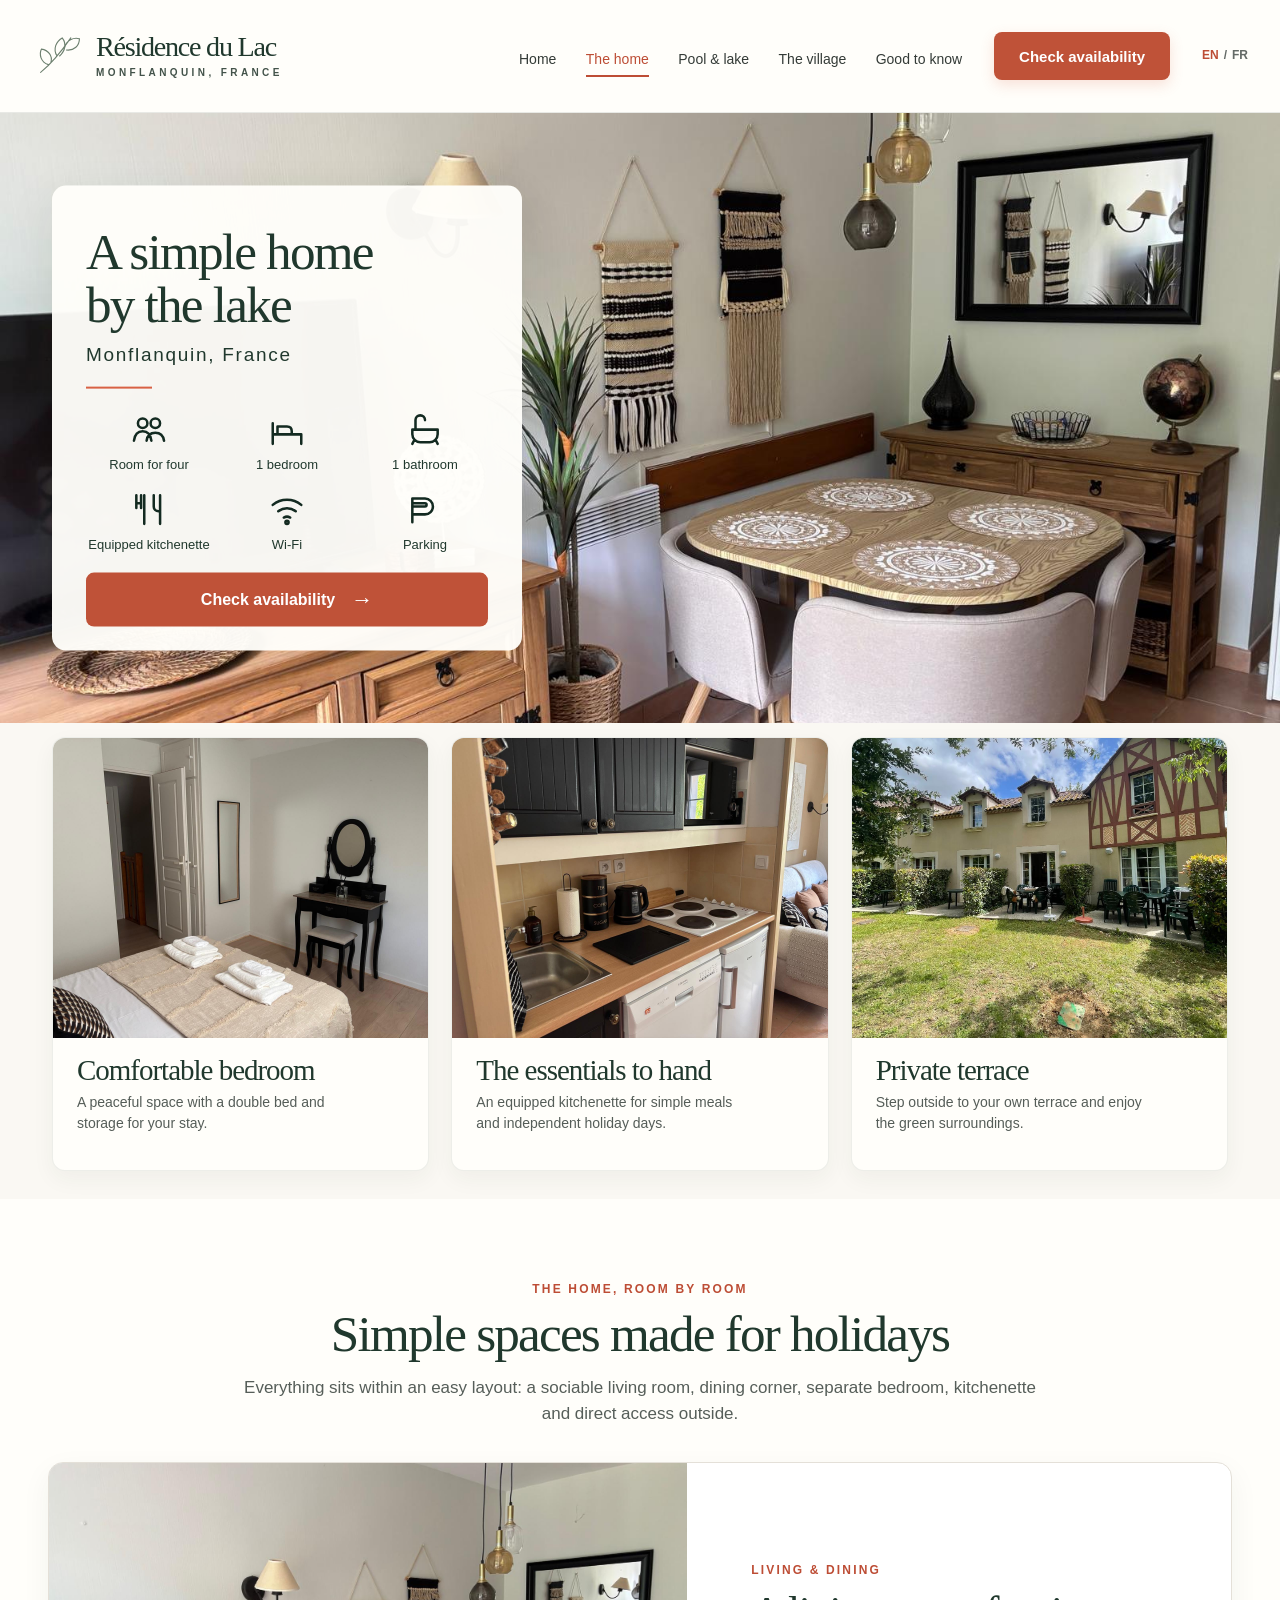
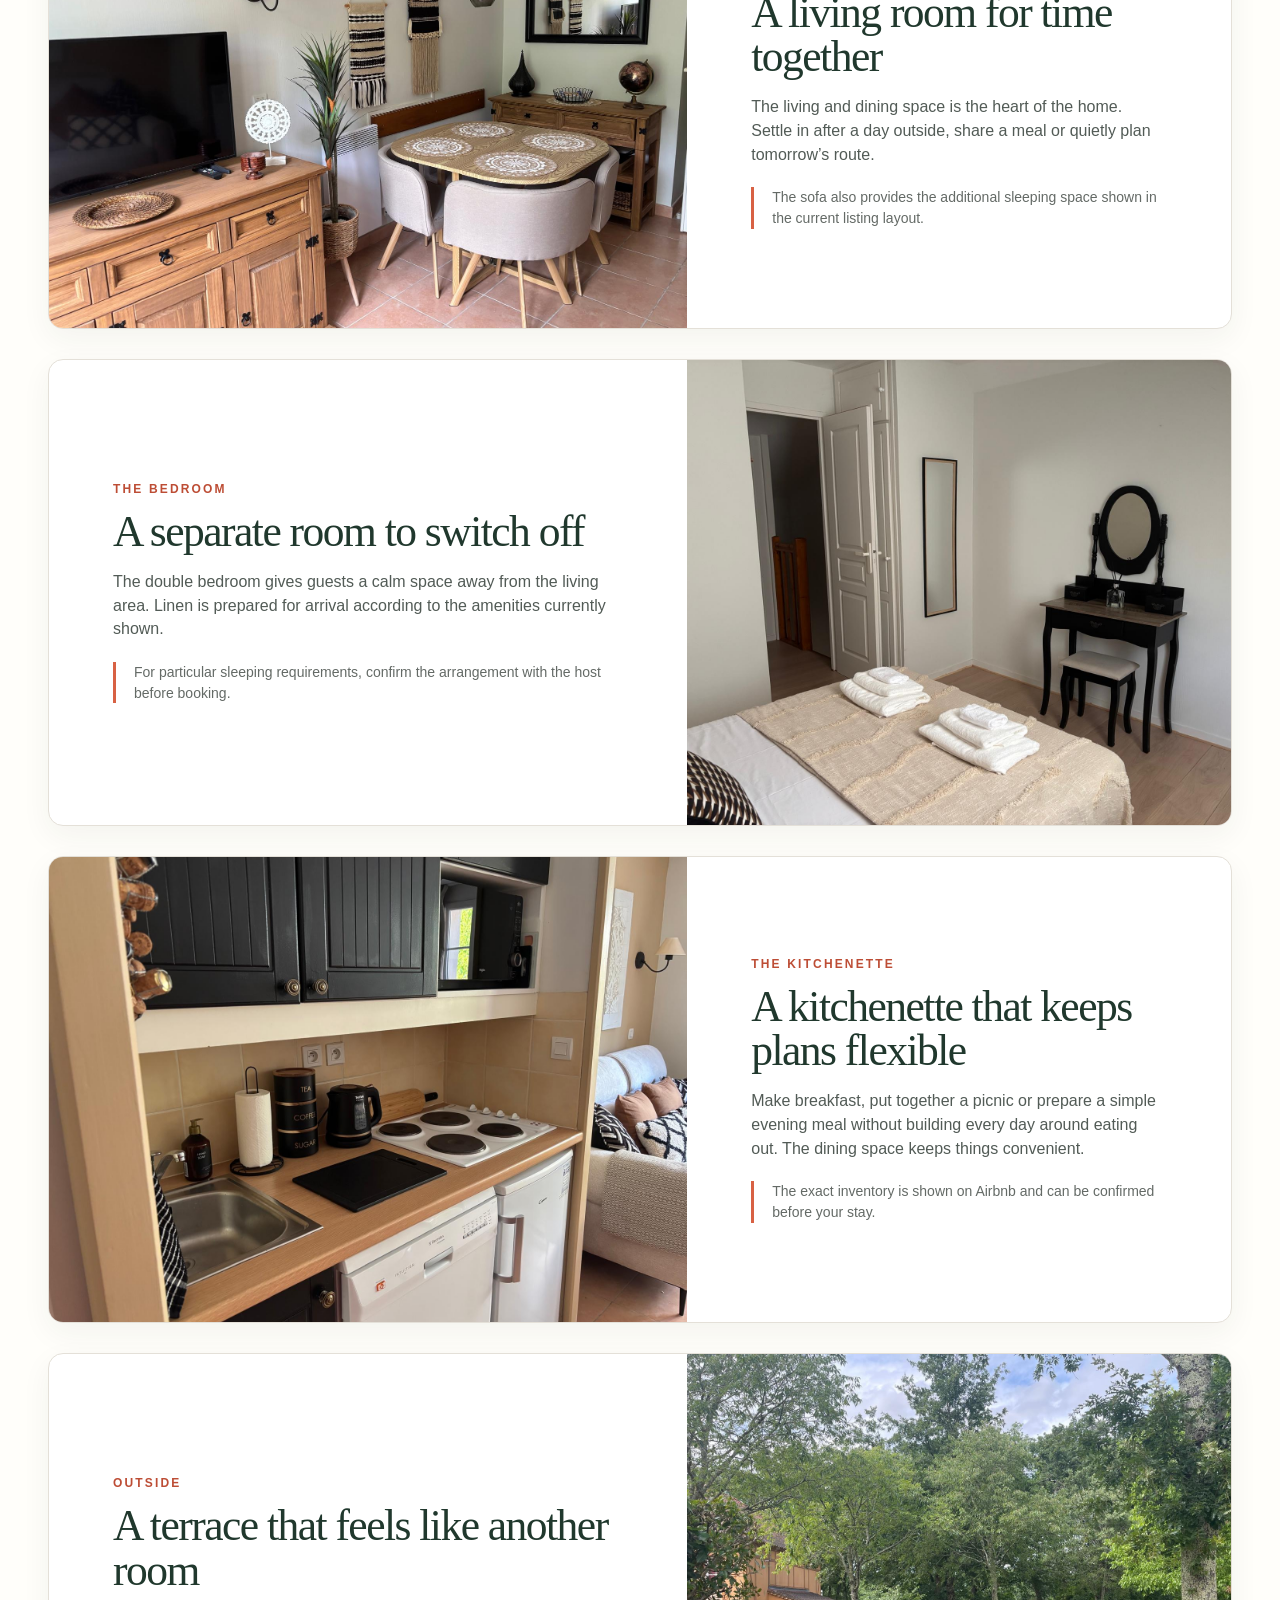
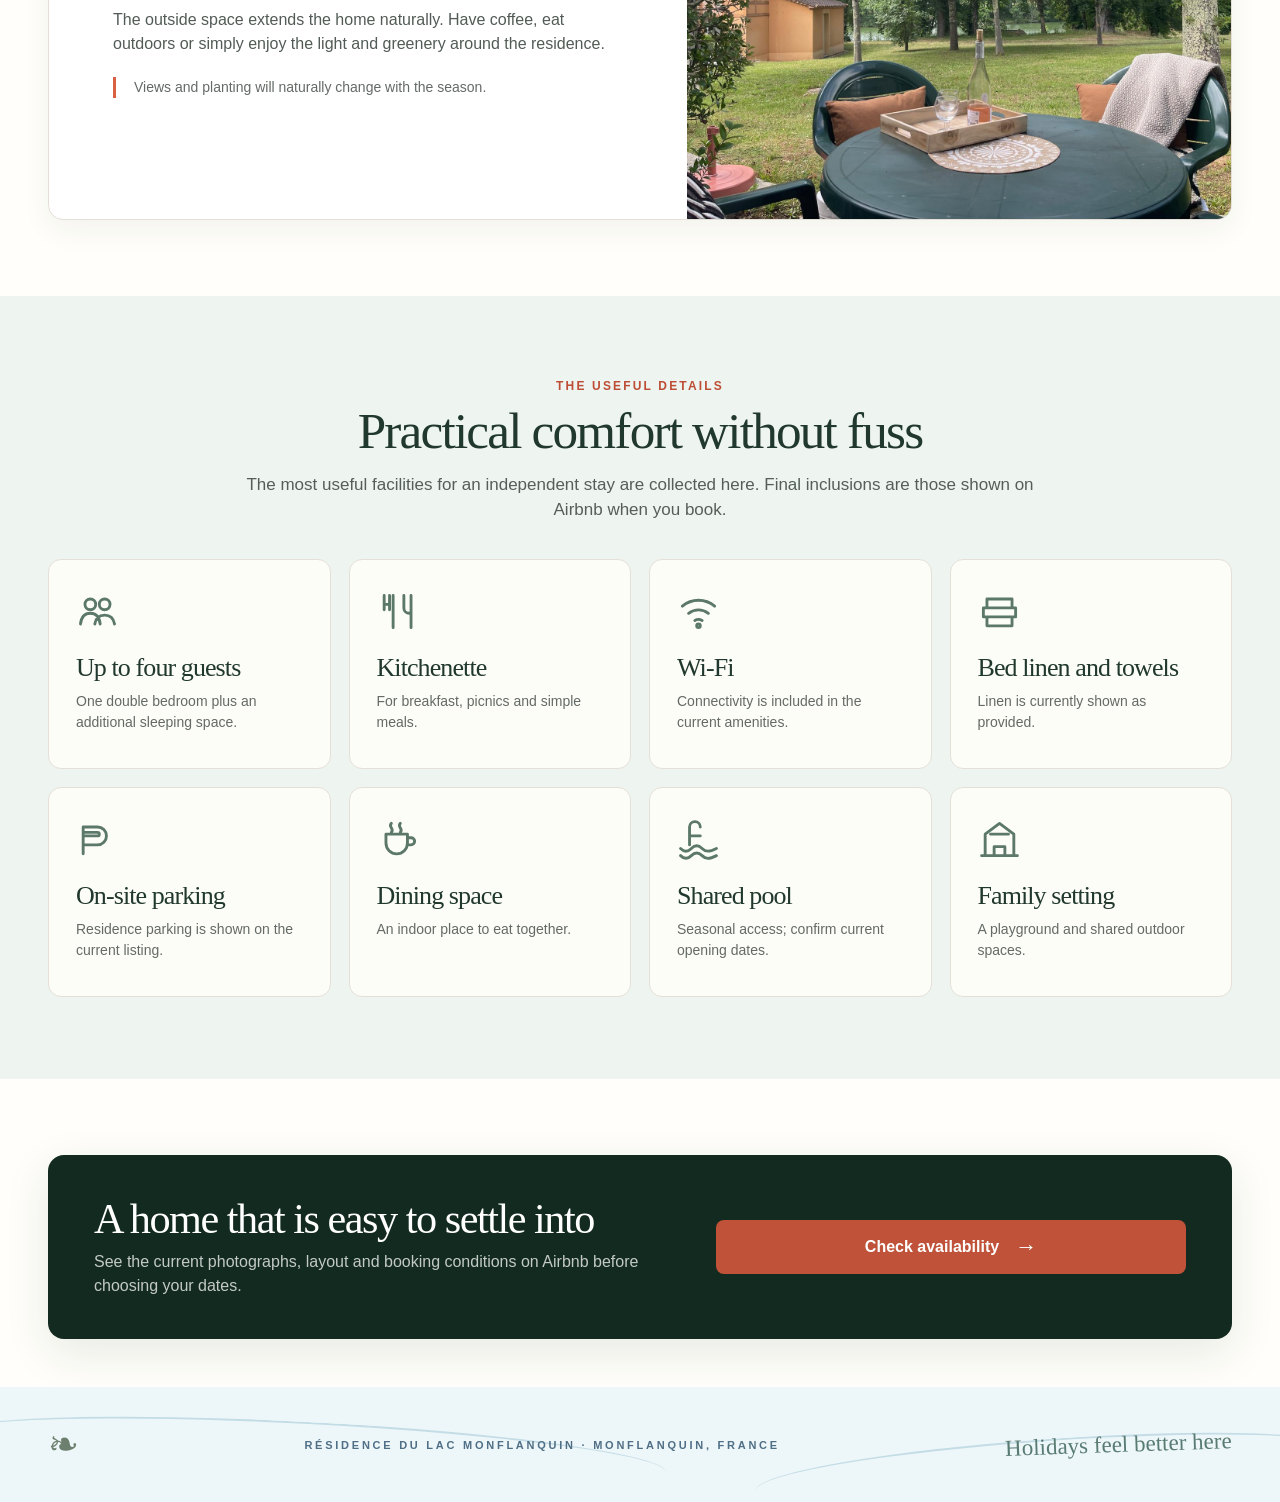
<file: preview/the-home/index.html>
<!doctype html>
<html lang="en">
<head>
  <meta charset="utf-8">
  <meta name="viewport" content="width=device-width, initial-scale=1">
  <meta name="robots" content="noindex, nofollow">
  <title>The home — Résidence du Lac Monflanquin</title>
  <meta name="description" content="Private website preview for Résidence du Lac Monflanquin.">
  <link rel="stylesheet" href="../../wordpress-theme/lac-coulon-stay/style.css">
</head>
<body>
<!-- wp:group {"className":"site-shell page-the-home","metadata":{"name":"The home page"},"layout":{"type":"default"}} -->
<div class="wp-block-group site-shell page-the-home"><!-- wp:group {"className":"site-header-shell","metadata":{"name":"Site header"},"layout":{"type":"default"}} -->
<div class="wp-block-group site-header-shell"><!-- wp:html -->
<header class="site-header">
  <a class="brand-lockup" href="../index.html"><span class="brand-leaf" aria-hidden="true"><svg viewBox="0 0 58 58" fill="none" stroke="currentColor" stroke-width="1.3" stroke-linecap="round"><path d="M10 48C25 36 34 24 45 8M19 39C10 36 8 27 11 21c8 1 13 8 11 15M29 29c-5-8-1-17 6-21 5 6 4 15-3 21M38 19c2-8 10-12 17-10 0 8-6 14-15 13"/></svg></span><span><strong>Résidence du Lac</strong><small>MONFLANQUIN, FRANCE</small></span></a>
  <button class="menu-toggle" type="button" aria-expanded="false" aria-controls="site-navigation"><span class="screen-reader-text">Open menu</span><span aria-hidden="true">☰</span></button>
  <nav id="site-navigation" class="site-nav" aria-label="Main navigation"><a href="../index.html">Home</a><a href="index.html" aria-current="page">The home</a><a href="../pool-and-lake/index.html">Pool & lake</a><a href="../the-village/index.html">The village</a><a href="../good-to-know/index.html">Good to know</a><a class="mobile-booking-link" href="https://www.airbnb.com/rooms/1702932144013864164" target="_blank" rel="noopener noreferrer">Check availability</a><span class="mobile-language-switch"><span aria-current="page" lang="en">English</span><a href="../fr/la-maison/index.html" hreflang="fr" lang="fr">Français</a></span></nav>
  <a class="header-cta" href="https://www.airbnb.com/rooms/1702932144013864164" target="_blank" rel="noopener noreferrer">Check availability</a>
  <p class="language-switch"><span aria-current="page" lang="en">EN</span><span aria-hidden="true">/</span><a href="../fr/la-maison/index.html" hreflang="fr" lang="fr">FR</a></p>
</header>
<!-- /wp:html --></div>
<!-- /wp:group -->
<!-- wp:group {"className":"detail-hero house-hero","metadata":{"name":"The home hero"},"layout":{"type":"default"}} -->
<div class="wp-block-group detail-hero house-hero"><!-- wp:image {"sizeSlug":"full","linkDestination":"none","className":"detail-hero-image"} -->
<figure class="wp-block-image size-full detail-hero-image"><img src="../../wordpress-theme/lac-coulon-stay/assets/images/living-room.jpg" alt="Living and dining room inside the home"/></figure>
<!-- /wp:image --><!-- wp:group {"className":"detail-hero-card","metadata":{"name":"The home summary"},"layout":{"type":"default"}} -->
<div class="wp-block-group detail-hero-card"><!-- wp:heading {"level":1} -->
<h1 class="wp-block-heading">A simple home<br>by the lake</h1>
<!-- /wp:heading --><!-- wp:paragraph {"className":"location-line"} -->
<p class="location-line">Monflanquin, France</p>
<!-- /wp:paragraph --><!-- wp:group {"className":"feature-facts feature-facts-six","metadata":{"name":"Home features"},"layout":{"type":"default"}} -->
<div class="wp-block-group feature-facts feature-facts-six"><!-- wp:group {"className":"fact-item","metadata":{"name":"Room for four fact"},"layout":{"type":"default"}} -->
<div class="wp-block-group fact-item"><!-- wp:html -->
<span class="line-icon" aria-hidden="true"><svg viewBox="0 0 24 24" fill="none" stroke="currentColor" stroke-width="1.6" stroke-linecap="round" stroke-linejoin="round"><circle cx="8" cy="8" r="3"/><circle cx="16" cy="8" r="3"/><path d="M2.5 19c.5-4 2.3-6 5.5-6s5 2 5.5 6M10.5 19c.4-3 2-5 5.5-5 3.2 0 5 2 5.5 5"/></svg></span>
<!-- /wp:html --><!-- wp:paragraph {"className":"fact-value"} -->
<p class="fact-value">Room for four</p>
<!-- /wp:paragraph --></div>
<!-- /wp:group --><!-- wp:group {"className":"fact-item","metadata":{"name":"1 bedroom fact"},"layout":{"type":"default"}} -->
<div class="wp-block-group fact-item"><!-- wp:html -->
<span class="line-icon" aria-hidden="true"><svg viewBox="0 0 24 24" fill="none" stroke="currentColor" stroke-width="1.6" stroke-linecap="round" stroke-linejoin="round"><path d="M3 18V8m0 7h18v3M6 15v-5h6c2 0 3 1 3 3v2M3 18v3m18-3v3"/></svg></span>
<!-- /wp:html --><!-- wp:paragraph {"className":"fact-value"} -->
<p class="fact-value">1 bedroom</p>
<!-- /wp:paragraph --></div>
<!-- /wp:group --><!-- wp:group {"className":"fact-item","metadata":{"name":"1 bathroom fact"},"layout":{"type":"default"}} -->
<div class="wp-block-group fact-item"><!-- wp:html -->
<span class="line-icon" aria-hidden="true"><svg viewBox="0 0 24 24" fill="none" stroke="currentColor" stroke-width="1.6" stroke-linecap="round" stroke-linejoin="round"><path d="M4 12h16v3a5 5 0 0 1-5 5H9a5 5 0 0 1-5-5v-3Zm2 0V6a3 3 0 0 1 6 0M4 21l1-2m15 2-1-2"/></svg></span>
<!-- /wp:html --><!-- wp:paragraph {"className":"fact-value"} -->
<p class="fact-value">1 bathroom</p>
<!-- /wp:paragraph --></div>
<!-- /wp:group --><!-- wp:group {"className":"fact-item","metadata":{"name":"Equipped kitchenette fact"},"layout":{"type":"default"}} -->
<div class="wp-block-group fact-item"><!-- wp:html -->
<span class="line-icon" aria-hidden="true"><svg viewBox="0 0 24 24" fill="none" stroke="currentColor" stroke-width="1.6" stroke-linecap="round" stroke-linejoin="round"><path d="M4 3v8m3-8v8m-3-3h3m2-5v18m6-18v7a3 3 0 0 0 3 3h1m0-10v18"/></svg></span>
<!-- /wp:html --><!-- wp:paragraph {"className":"fact-value"} -->
<p class="fact-value">Equipped kitchenette</p>
<!-- /wp:paragraph --></div>
<!-- /wp:group --><!-- wp:group {"className":"fact-item","metadata":{"name":"Wi-Fi fact"},"layout":{"type":"default"}} -->
<div class="wp-block-group fact-item"><!-- wp:html -->
<span class="line-icon" aria-hidden="true"><svg viewBox="0 0 24 24" fill="none" stroke="currentColor" stroke-width="1.6" stroke-linecap="round" stroke-linejoin="round"><path d="M3 9a14 14 0 0 1 18 0M6.5 13a9 9 0 0 1 11 0M10 17a4 4 0 0 1 4 0"/><circle cx="12" cy="20" r="1"/></svg></span>
<!-- /wp:html --><!-- wp:paragraph {"className":"fact-value"} -->
<p class="fact-value">Wi-Fi</p>
<!-- /wp:paragraph --></div>
<!-- /wp:group --><!-- wp:group {"className":"fact-item","metadata":{"name":"Parking fact"},"layout":{"type":"default"}} -->
<div class="wp-block-group fact-item"><!-- wp:html -->
<span class="line-icon" aria-hidden="true"><svg viewBox="0 0 24 24" fill="none" stroke="currentColor" stroke-width="1.6" stroke-linecap="round" stroke-linejoin="round"><path d="M4 20V5h8a5 5 0 0 1 0 10H4m0-5h8a1 1 0 0 0 0-2H4"/></svg></span>
<!-- /wp:html --><!-- wp:paragraph {"className":"fact-value"} -->
<p class="fact-value">Parking</p>
<!-- /wp:paragraph --></div>
<!-- /wp:group --></div>
<!-- /wp:group --><!-- wp:buttons -->
<div class="wp-block-buttons"><!-- wp:button {"className":"button-primary"} -->
<div class="wp-block-button button-primary"><a class="wp-block-button__link wp-element-button" href="https://www.airbnb.com/rooms/1702932144013864164" target="_blank" rel="noopener noreferrer">Check availability <span aria-hidden="true">→</span></a></div>
<!-- /wp:button --></div>
<!-- /wp:buttons --></div>
<!-- /wp:group --></div>
<!-- /wp:group -->
<!-- wp:group {"className":"story-cards-section","metadata":{"name":"Rooms and outdoor space"},"layout":{"type":"default"}} -->
<div class="wp-block-group story-cards-section"><!-- wp:group {"className":"story-card-grid","metadata":{"name":"Home highlights"},"layout":{"type":"default"}} -->
<div class="wp-block-group story-card-grid"><!-- wp:group {"className":"story-card","metadata":{"name":"Comfortable bedroom card"},"layout":{"type":"default"}} -->
<div class="wp-block-group story-card"><!-- wp:image {"sizeSlug":"full","linkDestination":"none","className":"story-card-image"} -->
<figure class="wp-block-image size-full story-card-image"><img src="../../wordpress-theme/lac-coulon-stay/assets/images/bedroom.jpg" alt="Bedroom with double bed and prepared linens"/></figure>
<!-- /wp:image --><!-- wp:group {"className":"story-card-body","metadata":{"name":"Comfortable bedroom text"},"layout":{"type":"default"}} -->
<div class="wp-block-group story-card-body"><!-- wp:heading {"level":2} -->
<h2 class="wp-block-heading">Comfortable bedroom</h2>
<!-- /wp:heading --><!-- wp:paragraph -->
<p>A peaceful space with a double bed and storage for your stay.</p>
<!-- /wp:paragraph --></div>
<!-- /wp:group --></div>
<!-- /wp:group --><!-- wp:group {"className":"story-card","metadata":{"name":"The essentials to hand card"},"layout":{"type":"default"}} -->
<div class="wp-block-group story-card"><!-- wp:image {"sizeSlug":"full","linkDestination":"none","className":"story-card-image"} -->
<figure class="wp-block-image size-full story-card-image"><img src="../../wordpress-theme/lac-coulon-stay/assets/images/kitchenette.jpg" alt="Equipped kitchenette"/></figure>
<!-- /wp:image --><!-- wp:group {"className":"story-card-body","metadata":{"name":"The essentials to hand text"},"layout":{"type":"default"}} -->
<div class="wp-block-group story-card-body"><!-- wp:heading {"level":2} -->
<h2 class="wp-block-heading">The essentials to hand</h2>
<!-- /wp:heading --><!-- wp:paragraph -->
<p>An equipped kitchenette for simple meals and independent holiday days.</p>
<!-- /wp:paragraph --></div>
<!-- /wp:group --></div>
<!-- /wp:group --><!-- wp:group {"className":"story-card","metadata":{"name":"Private terrace card"},"layout":{"type":"default"}} -->
<div class="wp-block-group story-card"><!-- wp:image {"sizeSlug":"full","linkDestination":"none","className":"story-card-image"} -->
<figure class="wp-block-image size-full story-card-image"><img src="../../wordpress-theme/lac-coulon-stay/assets/images/property-exterior.jpg" alt="Private terrace and property exterior"/></figure>
<!-- /wp:image --><!-- wp:group {"className":"story-card-body","metadata":{"name":"Private terrace text"},"layout":{"type":"default"}} -->
<div class="wp-block-group story-card-body"><!-- wp:heading {"level":2} -->
<h2 class="wp-block-heading">Private terrace</h2>
<!-- /wp:heading --><!-- wp:paragraph -->
<p>Step outside to your own terrace and enjoy the green surroundings.</p>
<!-- /wp:paragraph --></div>
<!-- /wp:group --></div>
<!-- /wp:group --></div>
<!-- /wp:group --></div>
<!-- /wp:group -->
<!-- wp:group {"className":"room-tour-section","metadata":{"name":"Room by room"},"layout":{"type":"default"}} -->
<div class="wp-block-group room-tour-section"><!-- wp:group {"className":"section-heading","metadata":{"name":"Simple spaces made for holidays introduction"},"layout":{"type":"default"}} -->
<div class="wp-block-group section-heading"><!-- wp:paragraph {"className":"overline"} -->
<p class="overline">THE HOME, ROOM BY ROOM</p>
<!-- /wp:paragraph --><!-- wp:heading {"level":2} -->
<h2 class="wp-block-heading">Simple spaces made for holidays</h2>
<!-- /wp:heading --><!-- wp:paragraph {"className":"section-intro"} -->
<p class="section-intro">Everything sits within an easy layout: a sociable living room, dining corner, separate bedroom, kitchenette and direct access outside.</p>
<!-- /wp:paragraph --></div>
<!-- /wp:group --><!-- wp:group {"className":"room-tour","metadata":{"name":"Detailed room tour"},"layout":{"type":"default"}} -->
<div class="wp-block-group room-tour"><!-- wp:group {"className":"room-detail","metadata":{"name":"A living room for time together room detail"},"layout":{"type":"default"}} -->
<div class="wp-block-group room-detail"><!-- wp:image {"sizeSlug":"full","linkDestination":"none","className":"room-detail-image"} -->
<figure class="wp-block-image size-full room-detail-image"><img src="../../wordpress-theme/lac-coulon-stay/assets/images/living-room.jpg" alt="Living room, sofa and dining space"/></figure>
<!-- /wp:image --><!-- wp:group {"className":"room-detail-copy","metadata":{"name":"A living room for time together description"},"layout":{"type":"default"}} -->
<div class="wp-block-group room-detail-copy"><!-- wp:paragraph {"className":"overline"} -->
<p class="overline">LIVING & DINING</p>
<!-- /wp:paragraph --><!-- wp:heading {"level":2} -->
<h2 class="wp-block-heading">A living room for time together</h2>
<!-- /wp:heading --><!-- wp:paragraph -->
<p>The living and dining space is the heart of the home. Settle in after a day outside, share a meal or quietly plan tomorrow’s route.</p>
<!-- /wp:paragraph --><!-- wp:paragraph {"className":"detail-note"} -->
<p class="detail-note">The sofa also provides the additional sleeping space shown in the current listing layout.</p>
<!-- /wp:paragraph --></div>
<!-- /wp:group --></div>
<!-- /wp:group --><!-- wp:group {"className":"room-detail","metadata":{"name":"A separate room to switch off room detail"},"layout":{"type":"default"}} -->
<div class="wp-block-group room-detail"><!-- wp:image {"sizeSlug":"full","linkDestination":"none","className":"room-detail-image"} -->
<figure class="wp-block-image size-full room-detail-image"><img src="../../wordpress-theme/lac-coulon-stay/assets/images/bedroom.jpg" alt="Double bedroom prepared for guests"/></figure>
<!-- /wp:image --><!-- wp:group {"className":"room-detail-copy","metadata":{"name":"A separate room to switch off description"},"layout":{"type":"default"}} -->
<div class="wp-block-group room-detail-copy"><!-- wp:paragraph {"className":"overline"} -->
<p class="overline">THE BEDROOM</p>
<!-- /wp:paragraph --><!-- wp:heading {"level":2} -->
<h2 class="wp-block-heading">A separate room to switch off</h2>
<!-- /wp:heading --><!-- wp:paragraph -->
<p>The double bedroom gives guests a calm space away from the living area. Linen is prepared for arrival according to the amenities currently shown.</p>
<!-- /wp:paragraph --><!-- wp:paragraph {"className":"detail-note"} -->
<p class="detail-note">For particular sleeping requirements, confirm the arrangement with the host before booking.</p>
<!-- /wp:paragraph --></div>
<!-- /wp:group --></div>
<!-- /wp:group --><!-- wp:group {"className":"room-detail","metadata":{"name":"A kitchenette that keeps plans flexible room detail"},"layout":{"type":"default"}} -->
<div class="wp-block-group room-detail"><!-- wp:image {"sizeSlug":"full","linkDestination":"none","className":"room-detail-image"} -->
<figure class="wp-block-image size-full room-detail-image"><img src="../../wordpress-theme/lac-coulon-stay/assets/images/kitchenette.jpg" alt="Kitchenette with storage and equipment"/></figure>
<!-- /wp:image --><!-- wp:group {"className":"room-detail-copy","metadata":{"name":"A kitchenette that keeps plans flexible description"},"layout":{"type":"default"}} -->
<div class="wp-block-group room-detail-copy"><!-- wp:paragraph {"className":"overline"} -->
<p class="overline">THE KITCHENETTE</p>
<!-- /wp:paragraph --><!-- wp:heading {"level":2} -->
<h2 class="wp-block-heading">A kitchenette that keeps plans flexible</h2>
<!-- /wp:heading --><!-- wp:paragraph -->
<p>Make breakfast, put together a picnic or prepare a simple evening meal without building every day around eating out. The dining space keeps things convenient.</p>
<!-- /wp:paragraph --><!-- wp:paragraph {"className":"detail-note"} -->
<p class="detail-note">The exact inventory is shown on Airbnb and can be confirmed before your stay.</p>
<!-- /wp:paragraph --></div>
<!-- /wp:group --></div>
<!-- /wp:group --><!-- wp:group {"className":"room-detail","metadata":{"name":"A terrace that feels like another room room detail"},"layout":{"type":"default"}} -->
<div class="wp-block-group room-detail"><!-- wp:image {"sizeSlug":"full","linkDestination":"none","className":"room-detail-image"} -->
<figure class="wp-block-image size-full room-detail-image"><img src="../../wordpress-theme/lac-coulon-stay/assets/images/terrace-lake.jpg" alt="Terrace facing the green surroundings"/></figure>
<!-- /wp:image --><!-- wp:group {"className":"room-detail-copy","metadata":{"name":"A terrace that feels like another room description"},"layout":{"type":"default"}} -->
<div class="wp-block-group room-detail-copy"><!-- wp:paragraph {"className":"overline"} -->
<p class="overline">OUTSIDE</p>
<!-- /wp:paragraph --><!-- wp:heading {"level":2} -->
<h2 class="wp-block-heading">A terrace that feels like another room</h2>
<!-- /wp:heading --><!-- wp:paragraph -->
<p>The outside space extends the home naturally. Have coffee, eat outdoors or simply enjoy the light and greenery around the residence.</p>
<!-- /wp:paragraph --><!-- wp:paragraph {"className":"detail-note"} -->
<p class="detail-note">Views and planting will naturally change with the season.</p>
<!-- /wp:paragraph --></div>
<!-- /wp:group --></div>
<!-- /wp:group --></div>
<!-- /wp:group --></div>
<!-- /wp:group -->
<!-- wp:group {"className":"feature-section home-amenities-section","metadata":{"name":"Detailed home amenities"},"layout":{"type":"default"}} -->
<div class="wp-block-group feature-section home-amenities-section"><!-- wp:group {"className":"section-heading","metadata":{"name":"Practical comfort without fuss introduction"},"layout":{"type":"default"}} -->
<div class="wp-block-group section-heading"><!-- wp:paragraph {"className":"overline"} -->
<p class="overline">THE USEFUL DETAILS</p>
<!-- /wp:paragraph --><!-- wp:heading {"level":2} -->
<h2 class="wp-block-heading">Practical comfort without fuss</h2>
<!-- /wp:heading --><!-- wp:paragraph {"className":"section-intro"} -->
<p class="section-intro">The most useful facilities for an independent stay are collected here. Final inclusions are those shown on Airbnb when you book.</p>
<!-- /wp:paragraph --></div>
<!-- /wp:group --><!-- wp:group {"className":"feature-tile-grid amenity-detail-grid","metadata":{"name":"Home amenities"},"layout":{"type":"default"}} -->
<div class="wp-block-group feature-tile-grid amenity-detail-grid"><!-- wp:group {"className":"feature-tile","metadata":{"name":"Up to four guests feature"},"layout":{"type":"default"}} -->
<div class="wp-block-group feature-tile"><!-- wp:html -->
<span class="line-icon" aria-hidden="true"><svg viewBox="0 0 24 24" fill="none" stroke="currentColor" stroke-width="1.6" stroke-linecap="round" stroke-linejoin="round"><circle cx="8" cy="8" r="3"/><circle cx="16" cy="8" r="3"/><path d="M2.5 19c.5-4 2.3-6 5.5-6s5 2 5.5 6M10.5 19c.4-3 2-5 5.5-5 3.2 0 5 2 5.5 5"/></svg></span>
<!-- /wp:html --><!-- wp:heading {"level":3} -->
<h3 class="wp-block-heading">Up to four guests</h3>
<!-- /wp:heading --><!-- wp:paragraph -->
<p>One double bedroom plus an additional sleeping space.</p>
<!-- /wp:paragraph --></div>
<!-- /wp:group --><!-- wp:group {"className":"feature-tile","metadata":{"name":"Kitchenette feature"},"layout":{"type":"default"}} -->
<div class="wp-block-group feature-tile"><!-- wp:html -->
<span class="line-icon" aria-hidden="true"><svg viewBox="0 0 24 24" fill="none" stroke="currentColor" stroke-width="1.6" stroke-linecap="round" stroke-linejoin="round"><path d="M4 3v8m3-8v8m-3-3h3m2-5v18m6-18v7a3 3 0 0 0 3 3h1m0-10v18"/></svg></span>
<!-- /wp:html --><!-- wp:heading {"level":3} -->
<h3 class="wp-block-heading">Kitchenette</h3>
<!-- /wp:heading --><!-- wp:paragraph -->
<p>For breakfast, picnics and simple meals.</p>
<!-- /wp:paragraph --></div>
<!-- /wp:group --><!-- wp:group {"className":"feature-tile","metadata":{"name":"Wi-Fi feature"},"layout":{"type":"default"}} -->
<div class="wp-block-group feature-tile"><!-- wp:html -->
<span class="line-icon" aria-hidden="true"><svg viewBox="0 0 24 24" fill="none" stroke="currentColor" stroke-width="1.6" stroke-linecap="round" stroke-linejoin="round"><path d="M3 9a14 14 0 0 1 18 0M6.5 13a9 9 0 0 1 11 0M10 17a4 4 0 0 1 4 0"/><circle cx="12" cy="20" r="1"/></svg></span>
<!-- /wp:html --><!-- wp:heading {"level":3} -->
<h3 class="wp-block-heading">Wi-Fi</h3>
<!-- /wp:heading --><!-- wp:paragraph -->
<p>Connectivity is included in the current amenities.</p>
<!-- /wp:paragraph --></div>
<!-- /wp:group --><!-- wp:group {"className":"feature-tile","metadata":{"name":"Bed linen and towels feature"},"layout":{"type":"default"}} -->
<div class="wp-block-group feature-tile"><!-- wp:html -->
<span class="line-icon" aria-hidden="true"><svg viewBox="0 0 24 24" fill="none" stroke="currentColor" stroke-width="1.6" stroke-linecap="round" stroke-linejoin="round"><path d="M5 5h14v5H5zM3 10h18v5H3zM5 15h14v5H5z"/></svg></span>
<!-- /wp:html --><!-- wp:heading {"level":3} -->
<h3 class="wp-block-heading">Bed linen and towels</h3>
<!-- /wp:heading --><!-- wp:paragraph -->
<p>Linen is currently shown as provided.</p>
<!-- /wp:paragraph --></div>
<!-- /wp:group --><!-- wp:group {"className":"feature-tile","metadata":{"name":"On-site parking feature"},"layout":{"type":"default"}} -->
<div class="wp-block-group feature-tile"><!-- wp:html -->
<span class="line-icon" aria-hidden="true"><svg viewBox="0 0 24 24" fill="none" stroke="currentColor" stroke-width="1.6" stroke-linecap="round" stroke-linejoin="round"><path d="M4 20V5h8a5 5 0 0 1 0 10H4m0-5h8a1 1 0 0 0 0-2H4"/></svg></span>
<!-- /wp:html --><!-- wp:heading {"level":3} -->
<h3 class="wp-block-heading">On-site parking</h3>
<!-- /wp:heading --><!-- wp:paragraph -->
<p>Residence parking is shown on the current listing.</p>
<!-- /wp:paragraph --></div>
<!-- /wp:group --><!-- wp:group {"className":"feature-tile","metadata":{"name":"Dining space feature"},"layout":{"type":"default"}} -->
<div class="wp-block-group feature-tile"><!-- wp:html -->
<span class="line-icon" aria-hidden="true"><svg viewBox="0 0 24 24" fill="none" stroke="currentColor" stroke-width="1.6" stroke-linecap="round" stroke-linejoin="round"><path d="M5 9h12v5a6 6 0 0 1-12 0V9Zm12 2h2a2 2 0 0 1 0 4h-2M8 3c-2 2 2 3 0 5m5-5c-2 2 2 3 0 5"/></svg></span>
<!-- /wp:html --><!-- wp:heading {"level":3} -->
<h3 class="wp-block-heading">Dining space</h3>
<!-- /wp:heading --><!-- wp:paragraph -->
<p>An indoor place to eat together.</p>
<!-- /wp:paragraph --></div>
<!-- /wp:group --><!-- wp:group {"className":"feature-tile","metadata":{"name":"Shared pool feature"},"layout":{"type":"default"}} -->
<div class="wp-block-group feature-tile"><!-- wp:html -->
<span class="line-icon" aria-hidden="true"><svg viewBox="0 0 24 24" fill="none" stroke="currentColor" stroke-width="1.6" stroke-linecap="round" stroke-linejoin="round"><path d="M2 17c2 2 4 2 6 0s4-2 6 0 4 2 8 0M2 21c2 2 4 2 6 0s4-2 6 0 4 2 8 0M7 15V5a3 3 0 0 1 6 0m-6 5h6"/></svg></span>
<!-- /wp:html --><!-- wp:heading {"level":3} -->
<h3 class="wp-block-heading">Shared pool</h3>
<!-- /wp:heading --><!-- wp:paragraph -->
<p>Seasonal access; confirm current opening dates.</p>
<!-- /wp:paragraph --></div>
<!-- /wp:group --><!-- wp:group {"className":"feature-tile","metadata":{"name":"Family setting feature"},"layout":{"type":"default"}} -->
<div class="wp-block-group feature-tile"><!-- wp:html -->
<span class="line-icon" aria-hidden="true"><svg viewBox="0 0 24 24" fill="none" stroke="currentColor" stroke-width="1.6" stroke-linecap="round" stroke-linejoin="round"><path d="M4 21V9l8-6 8 6v12M7 9h10M9 21v-5h6v5M2 21h20"/></svg></span>
<!-- /wp:html --><!-- wp:heading {"level":3} -->
<h3 class="wp-block-heading">Family setting</h3>
<!-- /wp:heading --><!-- wp:paragraph -->
<p>A playground and shared outdoor spaces.</p>
<!-- /wp:paragraph --></div>
<!-- /wp:group --></div>
<!-- /wp:group --></div>
<!-- /wp:group -->
<!-- wp:group {"className":"cta-band","metadata":{"name":"The home closing call to action"},"layout":{"type":"default"}} -->
<div class="wp-block-group cta-band"><!-- wp:group {"className":"cta-band-copy","metadata":{"name":"The home closing message"},"layout":{"type":"default"}} -->
<div class="wp-block-group cta-band-copy"><!-- wp:heading {"level":2} -->
<h2 class="wp-block-heading">A home that is easy to settle into</h2>
<!-- /wp:heading --><!-- wp:paragraph -->
<p>See the current photographs, layout and booking conditions on Airbnb before choosing your dates.</p>
<!-- /wp:paragraph --></div>
<!-- /wp:group --><!-- wp:group {"className":"cta-band-actions","metadata":{"name":"The home booking action"},"layout":{"type":"default"}} -->
<div class="wp-block-group cta-band-actions"><!-- wp:buttons -->
<div class="wp-block-buttons"><!-- wp:button {"className":"button-primary"} -->
<div class="wp-block-button button-primary"><a class="wp-block-button__link wp-element-button" href="https://www.airbnb.com/rooms/1702932144013864164" target="_blank" rel="noopener noreferrer">Check availability <span aria-hidden="true">→</span></a></div>
<!-- /wp:button --></div>
<!-- /wp:buttons --></div>
<!-- /wp:group --></div>
<!-- /wp:group -->
<!-- wp:group {"className":"site-footer","metadata":{"name":"Site footer"},"layout":{"type":"default"}} -->
<div class="wp-block-group site-footer"><!-- wp:group {"className":"footer-inner","metadata":{"name":"Footer content"},"layout":{"type":"default"}} -->
<div class="wp-block-group footer-inner"><!-- wp:paragraph {"className":"footer-leaf"} -->
<p class="footer-leaf">❧</p>
<!-- /wp:paragraph --><!-- wp:paragraph {"className":"footer-kicker"} -->
<p class="footer-kicker">Résidence du Lac Monflanquin · Monflanquin, France</p>
<!-- /wp:paragraph --><!-- wp:paragraph {"className":"footer-script"} -->
<p class="footer-script">Holidays feel better here</p>
<!-- /wp:paragraph --></div>
<!-- /wp:group --></div>
<!-- /wp:group --></div>
<!-- /wp:group -->
<script src="../../wordpress-theme/lac-coulon-stay/assets/site.js" defer></script>
</body>
</html>
</file>
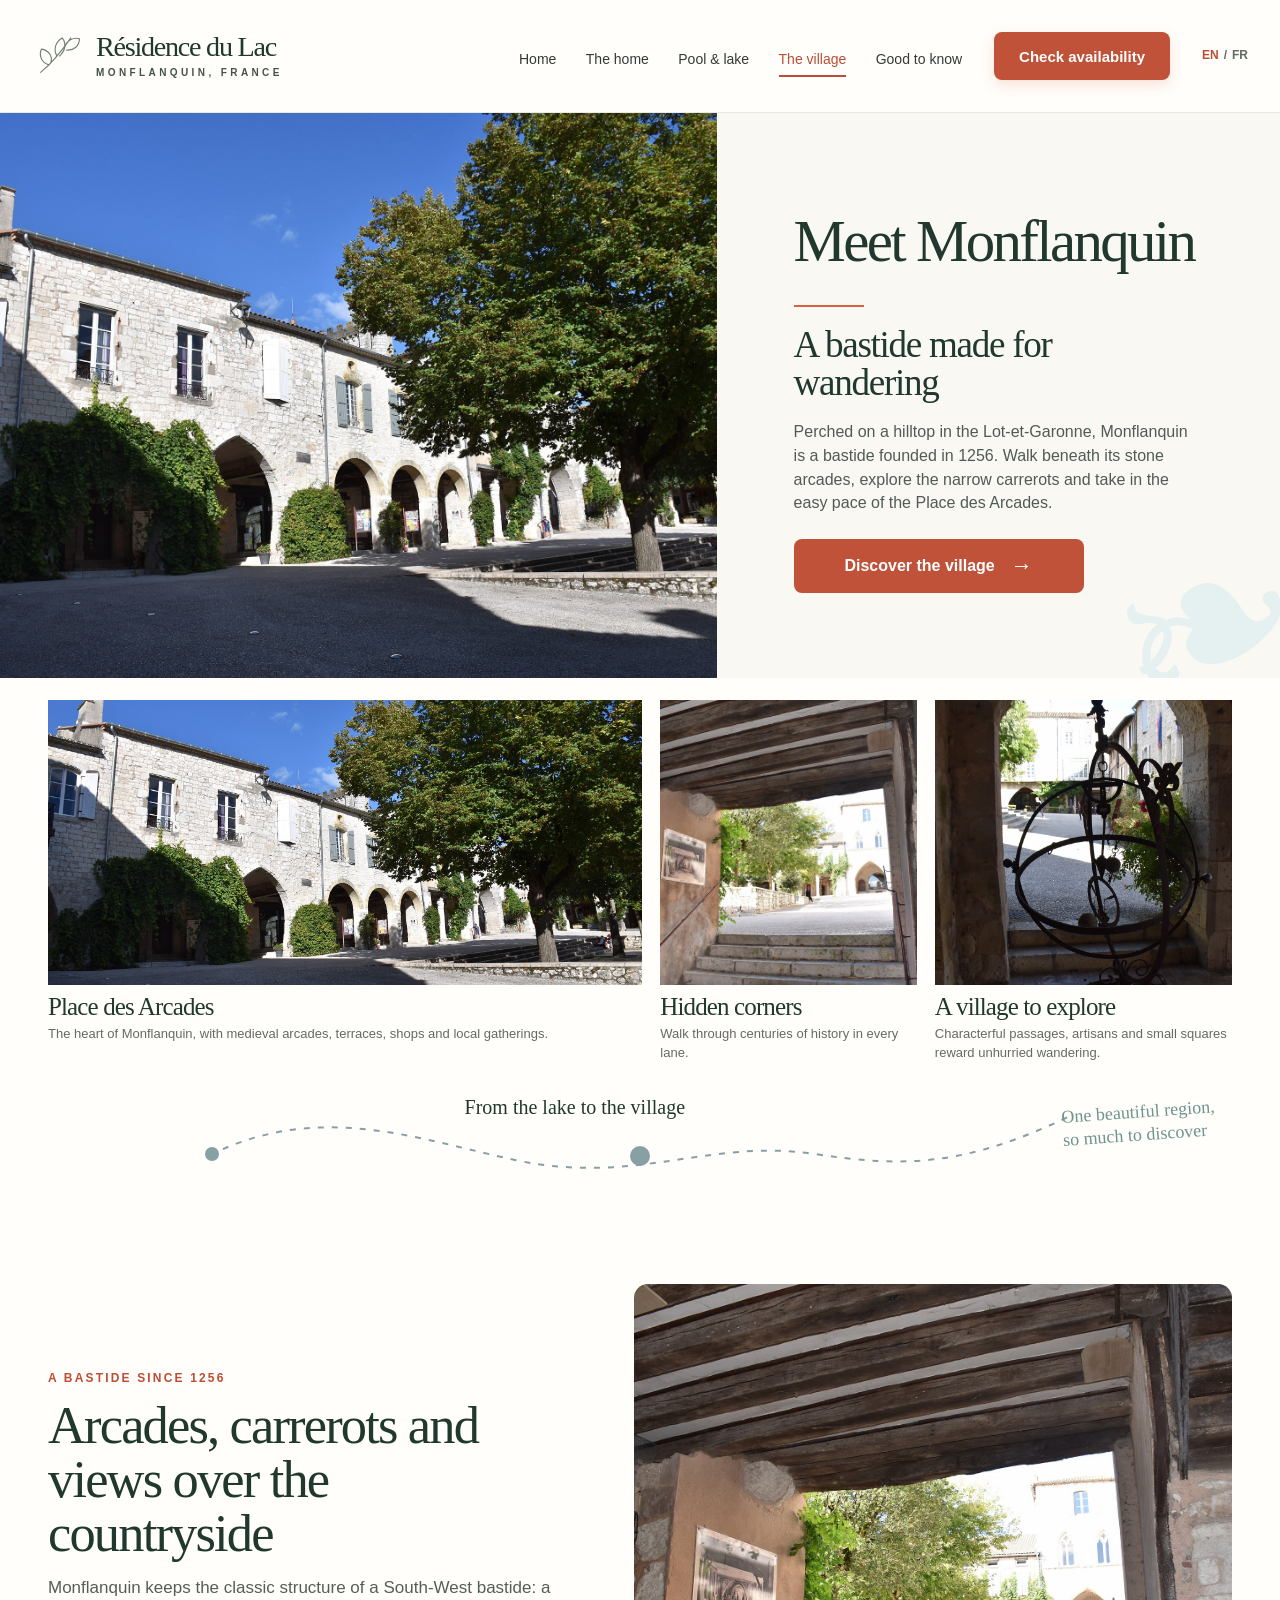
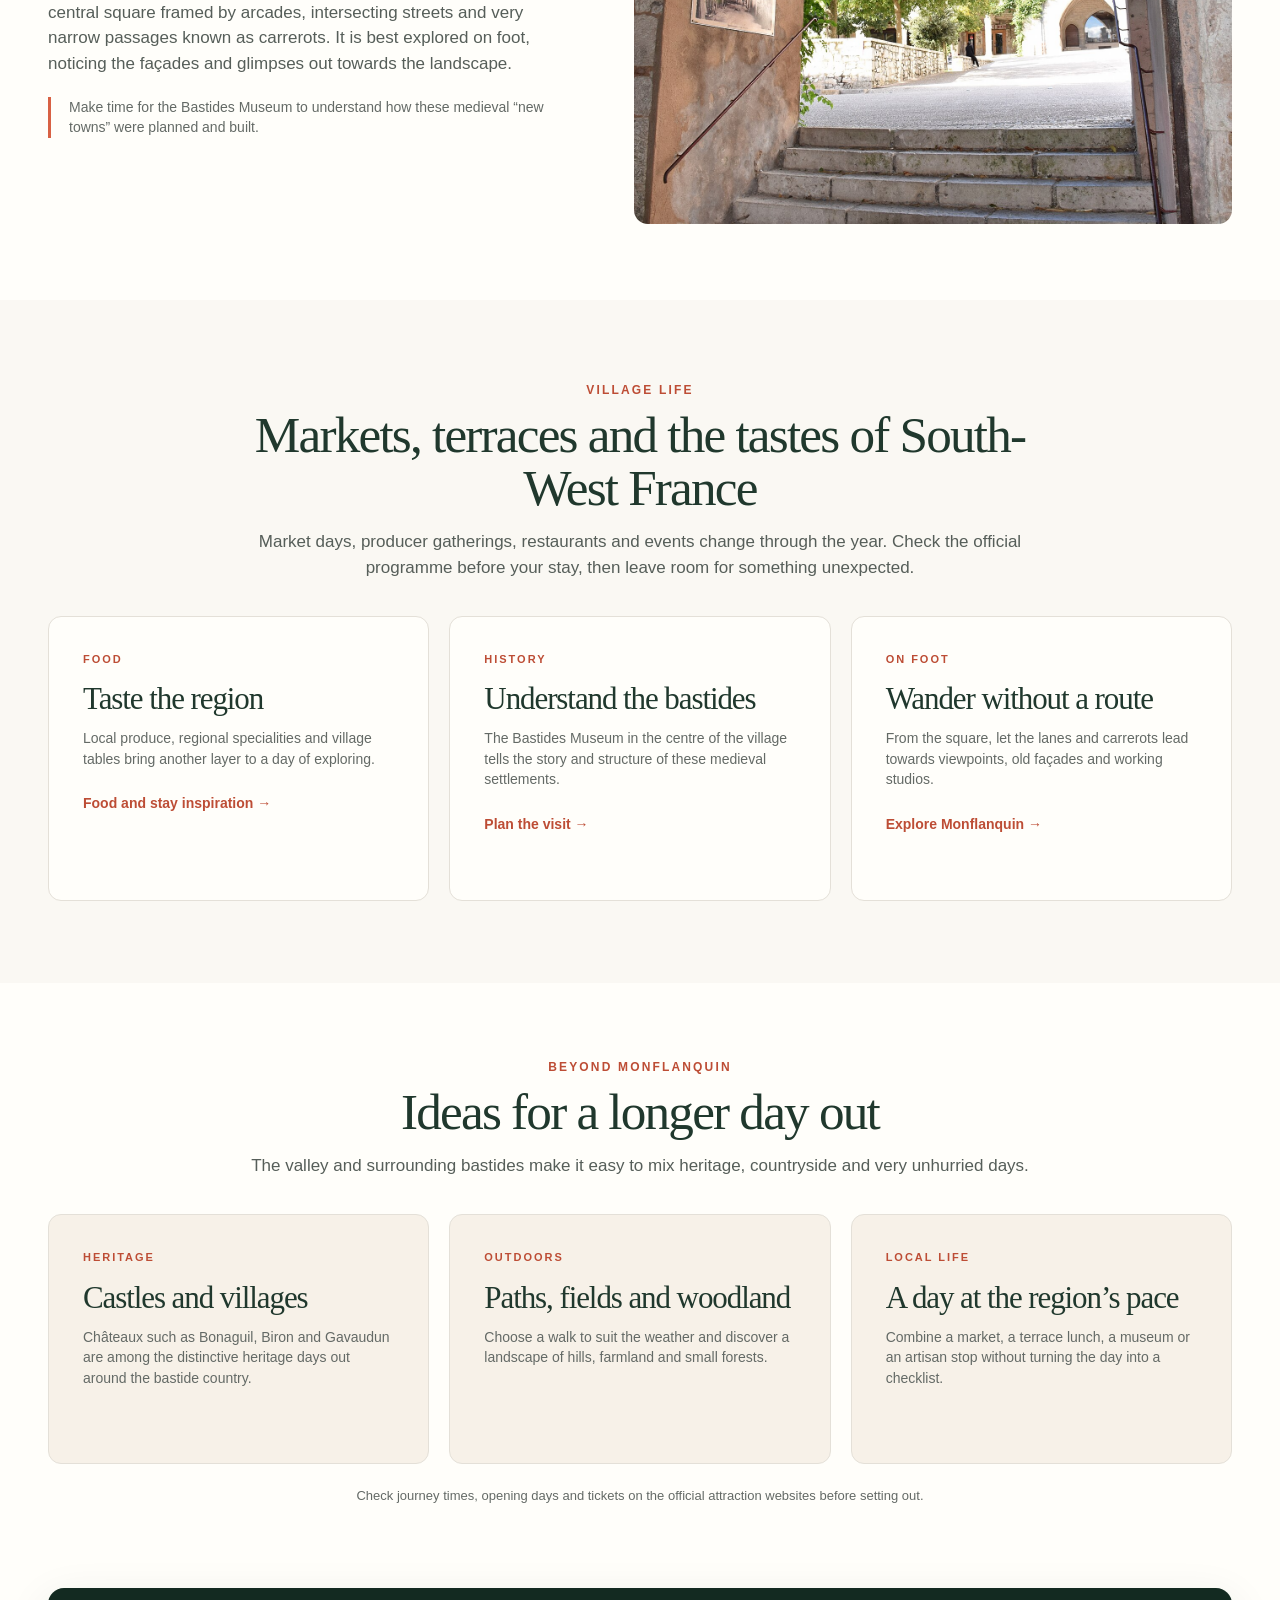
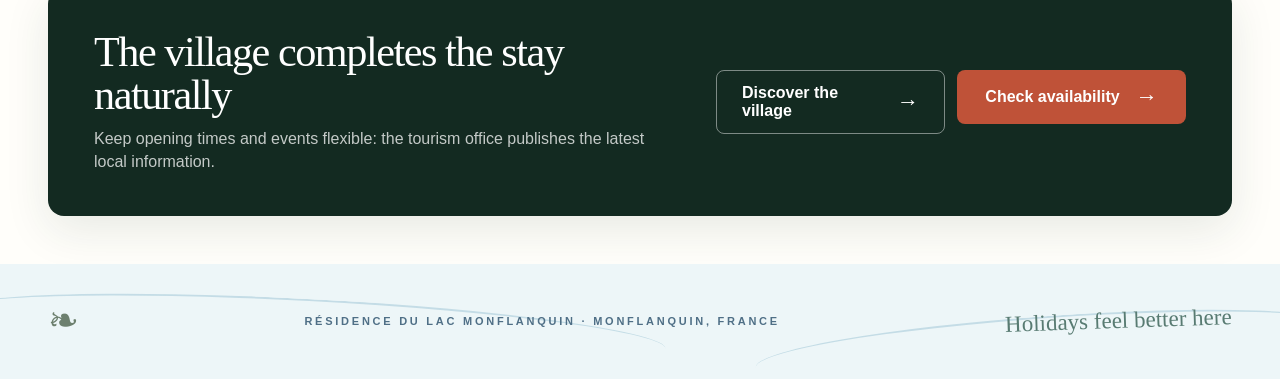
<file: preview/the-village/index.html>
<!doctype html>
<html lang="en">
<head>
  <meta charset="utf-8">
  <meta name="viewport" content="width=device-width, initial-scale=1">
  <meta name="robots" content="noindex, nofollow">
  <title>The village — Résidence du Lac Monflanquin</title>
  <meta name="description" content="Private website preview for Résidence du Lac Monflanquin.">
  <link rel="stylesheet" href="../../wordpress-theme/lac-coulon-stay/style.css">
</head>
<body>
<!-- wp:group {"className":"site-shell page-village","metadata":{"name":"The village page"},"layout":{"type":"default"}} -->
<div class="wp-block-group site-shell page-village"><!-- wp:group {"className":"site-header-shell","metadata":{"name":"Site header"},"layout":{"type":"default"}} -->
<div class="wp-block-group site-header-shell"><!-- wp:html -->
<header class="site-header">
  <a class="brand-lockup" href="../index.html"><span class="brand-leaf" aria-hidden="true"><svg viewBox="0 0 58 58" fill="none" stroke="currentColor" stroke-width="1.3" stroke-linecap="round"><path d="M10 48C25 36 34 24 45 8M19 39C10 36 8 27 11 21c8 1 13 8 11 15M29 29c-5-8-1-17 6-21 5 6 4 15-3 21M38 19c2-8 10-12 17-10 0 8-6 14-15 13"/></svg></span><span><strong>Résidence du Lac</strong><small>MONFLANQUIN, FRANCE</small></span></a>
  <button class="menu-toggle" type="button" aria-expanded="false" aria-controls="site-navigation"><span class="screen-reader-text">Open menu</span><span aria-hidden="true">☰</span></button>
  <nav id="site-navigation" class="site-nav" aria-label="Main navigation"><a href="../index.html">Home</a><a href="../the-home/index.html">The home</a><a href="../pool-and-lake/index.html">Pool & lake</a><a href="index.html" aria-current="page">The village</a><a href="../good-to-know/index.html">Good to know</a><a class="mobile-booking-link" href="https://www.airbnb.com/rooms/1702932144013864164" target="_blank" rel="noopener noreferrer">Check availability</a><span class="mobile-language-switch"><span aria-current="page" lang="en">English</span><a href="../fr/le-village/index.html" hreflang="fr" lang="fr">Français</a></span></nav>
  <a class="header-cta" href="https://www.airbnb.com/rooms/1702932144013864164" target="_blank" rel="noopener noreferrer">Check availability</a>
  <p class="language-switch"><span aria-current="page" lang="en">EN</span><span aria-hidden="true">/</span><a href="../fr/le-village/index.html" hreflang="fr" lang="fr">FR</a></p>
</header>
<!-- /wp:html --></div>
<!-- /wp:group -->
<!-- wp:group {"className":"village-hero","metadata":{"name":"Village introduction"},"layout":{"type":"default"}} -->
<div class="wp-block-group village-hero"><!-- wp:group {"className":"village-hero-photo","metadata":{"name":"Monflanquin photograph"},"layout":{"type":"default"}} -->
<div class="wp-block-group village-hero-photo"><!-- wp:image {"sizeSlug":"full","linkDestination":"none"} -->
<figure class="wp-block-image size-full"><img src="../../wordpress-theme/lac-coulon-stay/assets/images/monflanquin.jpg" alt="Stone arcades and shaded square in Monflanquin"/></figure>
<!-- /wp:image --></div>
<!-- /wp:group --><!-- wp:group {"className":"village-hero-copy","metadata":{"name":"Village story"},"layout":{"type":"default"}} -->
<div class="wp-block-group village-hero-copy"><!-- wp:paragraph {"className":"village-display"} -->
<p class="village-display">Meet Monflanquin</p>
<!-- /wp:paragraph --><!-- wp:heading {"level":1} -->
<h1 class="wp-block-heading">A bastide made for wandering</h1>
<!-- /wp:heading --><!-- wp:paragraph {"className":"village-intro"} -->
<p class="village-intro">Perched on a hilltop in the Lot-et-Garonne, Monflanquin is a bastide founded in 1256. Walk beneath its stone arcades, explore the narrow carrerots and take in the easy pace of the Place des Arcades.</p>
<!-- /wp:paragraph --><!-- wp:buttons -->
<div class="wp-block-buttons"><!-- wp:button {"className":"button-primary"} -->
<div class="wp-block-button button-primary"><a class="wp-block-button__link wp-element-button" href="https://www.coeurdebastides.com/en/fiche/140/bastide-de-monflanquin" target="_blank" rel="noopener noreferrer">Discover the village <span aria-hidden="true">→</span></a></div>
<!-- /wp:button --></div>
<!-- /wp:buttons --></div>
<!-- /wp:group --></div>
<!-- /wp:group -->
<!-- wp:group {"className":"village-gallery","metadata":{"name":"Village gallery"},"layout":{"type":"default"}} -->
<div class="wp-block-group village-gallery"><!-- wp:group {"className":"village-feature village-feature-wide","metadata":{"name":"Place des Arcades"},"layout":{"type":"default"}} -->
<div class="wp-block-group village-feature village-feature-wide"><!-- wp:image {"sizeSlug":"full","linkDestination":"none"} -->
<figure class="wp-block-image size-full"><img src="../../wordpress-theme/lac-coulon-stay/assets/images/monflanquin.jpg" alt="Place des Arcades in Monflanquin"/></figure>
<!-- /wp:image --><!-- wp:heading {"level":2} -->
<h2 class="wp-block-heading">Place des Arcades</h2>
<!-- /wp:heading --><!-- wp:paragraph -->
<p>The heart of Monflanquin, with medieval arcades, terraces, shops and local gatherings.</p>
<!-- /wp:paragraph --></div>
<!-- /wp:group --><!-- wp:group {"className":"village-feature","metadata":{"name":"Hidden corners"},"layout":{"type":"default"}} -->
<div class="wp-block-group village-feature"><!-- wp:image {"sizeSlug":"full","linkDestination":"none"} -->
<figure class="wp-block-image size-full"><img src="../../wordpress-theme/lac-coulon-stay/assets/images/monflanquin-arcade.jpg" alt="View through a Monflanquin arcade"/></figure>
<!-- /wp:image --><!-- wp:heading {"level":2} -->
<h2 class="wp-block-heading">Hidden corners</h2>
<!-- /wp:heading --><!-- wp:paragraph -->
<p>Walk through centuries of history in every lane.</p>
<!-- /wp:paragraph --></div>
<!-- /wp:group --><!-- wp:group {"className":"village-feature","metadata":{"name":"A village to explore"},"layout":{"type":"default"}} -->
<div class="wp-block-group village-feature"><!-- wp:image {"sizeSlug":"full","linkDestination":"none"} -->
<figure class="wp-block-image size-full"><img src="../../wordpress-theme/lac-coulon-stay/assets/images/monflanquin-passage.jpg" alt="Historic passage in Monflanquin"/></figure>
<!-- /wp:image --><!-- wp:heading {"level":2} -->
<h2 class="wp-block-heading">A village to explore</h2>
<!-- /wp:heading --><!-- wp:paragraph -->
<p>Characterful passages, artisans and small squares reward unhurried wandering.</p>
<!-- /wp:paragraph --></div>
<!-- /wp:group --></div>
<!-- /wp:group -->
<!-- wp:group {"className":"route-band","metadata":{"name":"Lake to village"},"layout":{"type":"default"}} -->
<div class="wp-block-group route-band"><!-- wp:paragraph {"className":"route-title"} -->
<p class="route-title">From the lake to the village</p>
<!-- /wp:paragraph --><!-- wp:html -->
<svg viewBox="0 0 900 105" role="img" aria-label="Route from Lac Coulon to Monflanquin"><path d="M20 77c110-54 207-16 305 5 123 26 192-22 300-6 90 14 151 12 255-38" fill="none" stroke="currentColor" stroke-width="2" stroke-dasharray="6 8"/><circle cx="22" cy="76" r="7"/><path d="M4 94h60M14 89l12-18 13 18 8-11 12 11" fill="none"/><path d="M842 67h40v27h-40zM852 67V45h20v22m-9-22V32m-9 62V77m18 17V77" fill="none"/><circle cx="450" cy="78" r="10"/><path d="M440 78h20m-10-10v20"/></svg>
<!-- /wp:html --><!-- wp:paragraph {"className":"route-script"} -->
<p class="route-script">One beautiful region, so much to discover</p>
<!-- /wp:paragraph --></div>
<!-- /wp:group -->
<!-- wp:group {"className":"editorial-split village-history","metadata":{"name":"Bastide history"},"layout":{"type":"default"}} -->
<div class="wp-block-group editorial-split village-history"><!-- wp:group {"className":"editorial-copy","metadata":{"name":"Bastide history story"},"layout":{"type":"default"}} -->
<div class="wp-block-group editorial-copy"><!-- wp:paragraph {"className":"overline"} -->
<p class="overline">A BASTIDE SINCE 1256</p>
<!-- /wp:paragraph --><!-- wp:heading {"level":2} -->
<h2 class="wp-block-heading">Arcades, carrerots and views over the countryside</h2>
<!-- /wp:heading --><!-- wp:paragraph {"className":"section-intro"} -->
<p class="section-intro">Monflanquin keeps the classic structure of a South-West bastide: a central square framed by arcades, intersecting streets and very narrow passages known as carrerots. It is best explored on foot, noticing the façades and glimpses out towards the landscape.</p>
<!-- /wp:paragraph --><!-- wp:paragraph {"className":"detail-note"} -->
<p class="detail-note">Make time for the Bastides Museum to understand how these medieval “new towns” were planned and built.</p>
<!-- /wp:paragraph --></div>
<!-- /wp:group --><!-- wp:image {"sizeSlug":"full","linkDestination":"none","className":"editorial-media"} -->
<figure class="wp-block-image size-full editorial-media"><img src="../../wordpress-theme/lac-coulon-stay/assets/images/monflanquin-arcade.jpg" alt="Stone arcade and passage through the bastide"/></figure>
<!-- /wp:image --></div>
<!-- /wp:group -->
<!-- wp:group {"className":"village-life-section","metadata":{"name":"Village life"},"layout":{"type":"default"}} -->
<div class="wp-block-group village-life-section"><!-- wp:group {"className":"section-heading","metadata":{"name":"Markets, terraces and the tastes of South-West France introduction"},"layout":{"type":"default"}} -->
<div class="wp-block-group section-heading"><!-- wp:paragraph {"className":"overline"} -->
<p class="overline">VILLAGE LIFE</p>
<!-- /wp:paragraph --><!-- wp:heading {"level":2} -->
<h2 class="wp-block-heading">Markets, terraces and the tastes of South-West France</h2>
<!-- /wp:heading --><!-- wp:paragraph {"className":"section-intro"} -->
<p class="section-intro">Market days, producer gatherings, restaurants and events change through the year. Check the official programme before your stay, then leave room for something unexpected.</p>
<!-- /wp:paragraph --></div>
<!-- /wp:group --><!-- wp:group {"className":"text-card-grid","metadata":{"name":"Village life ideas"},"layout":{"type":"default"}} -->
<div class="wp-block-group text-card-grid"><!-- wp:group {"className":"text-card","metadata":{"name":"Taste the region information"},"layout":{"type":"default"}} -->
<div class="wp-block-group text-card"><!-- wp:paragraph {"className":"text-card-kicker"} -->
<p class="text-card-kicker">FOOD</p>
<!-- /wp:paragraph --><!-- wp:heading {"level":3} -->
<h3 class="wp-block-heading">Taste the region</h3>
<!-- /wp:heading --><!-- wp:paragraph -->
<p>Local produce, regional specialities and village tables bring another layer to a day of exploring.</p>
<!-- /wp:paragraph --><!-- wp:paragraph {"className":"text-card-link"} -->
<p class="text-card-link"><a href="https://www.coeurdebastides.com/en/page/124/sejours-inspirants" target="_blank" rel="noopener noreferrer">Food and stay inspiration <span aria-hidden="true">→</span></a></p>
<!-- /wp:paragraph --></div>
<!-- /wp:group --><!-- wp:group {"className":"text-card","metadata":{"name":"Understand the bastides information"},"layout":{"type":"default"}} -->
<div class="wp-block-group text-card"><!-- wp:paragraph {"className":"text-card-kicker"} -->
<p class="text-card-kicker">HISTORY</p>
<!-- /wp:paragraph --><!-- wp:heading {"level":3} -->
<h3 class="wp-block-heading">Understand the bastides</h3>
<!-- /wp:heading --><!-- wp:paragraph -->
<p>The Bastides Museum in the centre of the village tells the story and structure of these medieval settlements.</p>
<!-- /wp:paragraph --><!-- wp:paragraph {"className":"text-card-link"} -->
<p class="text-card-link"><a href="https://www.coeurdebastides.com/en/fiche/140/bastide-de-monflanquin" target="_blank" rel="noopener noreferrer">Plan the visit <span aria-hidden="true">→</span></a></p>
<!-- /wp:paragraph --></div>
<!-- /wp:group --><!-- wp:group {"className":"text-card","metadata":{"name":"Wander without a route information"},"layout":{"type":"default"}} -->
<div class="wp-block-group text-card"><!-- wp:paragraph {"className":"text-card-kicker"} -->
<p class="text-card-kicker">ON FOOT</p>
<!-- /wp:paragraph --><!-- wp:heading {"level":3} -->
<h3 class="wp-block-heading">Wander without a route</h3>
<!-- /wp:heading --><!-- wp:paragraph -->
<p>From the square, let the lanes and carrerots lead towards viewpoints, old façades and working studios.</p>
<!-- /wp:paragraph --><!-- wp:paragraph {"className":"text-card-link"} -->
<p class="text-card-link"><a href="https://www.coeurdebastides.com/en/fiche/140/bastide-de-monflanquin" target="_blank" rel="noopener noreferrer">Explore Monflanquin <span aria-hidden="true">→</span></a></p>
<!-- /wp:paragraph --></div>
<!-- /wp:group --></div>
<!-- /wp:group --></div>
<!-- /wp:group -->
<!-- wp:group {"className":"area-ideas-section","metadata":{"name":"Area day ideas"},"layout":{"type":"default"}} -->
<div class="wp-block-group area-ideas-section"><!-- wp:group {"className":"section-heading","metadata":{"name":"Ideas for a longer day out introduction"},"layout":{"type":"default"}} -->
<div class="wp-block-group section-heading"><!-- wp:paragraph {"className":"overline"} -->
<p class="overline">BEYOND MONFLANQUIN</p>
<!-- /wp:paragraph --><!-- wp:heading {"level":2} -->
<h2 class="wp-block-heading">Ideas for a longer day out</h2>
<!-- /wp:heading --><!-- wp:paragraph {"className":"section-intro"} -->
<p class="section-intro">The valley and surrounding bastides make it easy to mix heritage, countryside and very unhurried days.</p>
<!-- /wp:paragraph --></div>
<!-- /wp:group --><!-- wp:group {"className":"area-card-grid","metadata":{"name":"Days out around Monflanquin"},"layout":{"type":"default"}} -->
<div class="wp-block-group area-card-grid"><!-- wp:group {"className":"text-card","metadata":{"name":"Castles and villages information"},"layout":{"type":"default"}} -->
<div class="wp-block-group text-card"><!-- wp:paragraph {"className":"text-card-kicker"} -->
<p class="text-card-kicker">HERITAGE</p>
<!-- /wp:paragraph --><!-- wp:heading {"level":3} -->
<h3 class="wp-block-heading">Castles and villages</h3>
<!-- /wp:heading --><!-- wp:paragraph -->
<p>Châteaux such as Bonaguil, Biron and Gavaudun are among the distinctive heritage days out around the bastide country.</p>
<!-- /wp:paragraph --></div>
<!-- /wp:group --><!-- wp:group {"className":"text-card","metadata":{"name":"Paths, fields and woodland information"},"layout":{"type":"default"}} -->
<div class="wp-block-group text-card"><!-- wp:paragraph {"className":"text-card-kicker"} -->
<p class="text-card-kicker">OUTDOORS</p>
<!-- /wp:paragraph --><!-- wp:heading {"level":3} -->
<h3 class="wp-block-heading">Paths, fields and woodland</h3>
<!-- /wp:heading --><!-- wp:paragraph -->
<p>Choose a walk to suit the weather and discover a landscape of hills, farmland and small forests.</p>
<!-- /wp:paragraph --></div>
<!-- /wp:group --><!-- wp:group {"className":"text-card","metadata":{"name":"A day at the region’s pace information"},"layout":{"type":"default"}} -->
<div class="wp-block-group text-card"><!-- wp:paragraph {"className":"text-card-kicker"} -->
<p class="text-card-kicker">LOCAL LIFE</p>
<!-- /wp:paragraph --><!-- wp:heading {"level":3} -->
<h3 class="wp-block-heading">A day at the region’s pace</h3>
<!-- /wp:heading --><!-- wp:paragraph -->
<p>Combine a market, a terrace lunch, a museum or an artisan stop without turning the day into a checklist.</p>
<!-- /wp:paragraph --></div>
<!-- /wp:group --></div>
<!-- /wp:group --><!-- wp:paragraph {"className":"info-note"} -->
<p class="info-note">Check journey times, opening days and tickets on the official attraction websites before setting out.</p>
<!-- /wp:paragraph --></div>
<!-- /wp:group -->
<!-- wp:group {"className":"cta-band village-closing-band","metadata":{"name":"Village closing call to action"},"layout":{"type":"default"}} -->
<div class="wp-block-group cta-band village-closing-band"><!-- wp:group {"className":"cta-band-copy","metadata":{"name":"Village closing message"},"layout":{"type":"default"}} -->
<div class="wp-block-group cta-band-copy"><!-- wp:heading {"level":2} -->
<h2 class="wp-block-heading">The village completes the stay naturally</h2>
<!-- /wp:heading --><!-- wp:paragraph -->
<p>Keep opening times and events flexible: the tourism office publishes the latest local information.</p>
<!-- /wp:paragraph --></div>
<!-- /wp:group --><!-- wp:group {"className":"cta-band-actions","metadata":{"name":"Village actions"},"layout":{"type":"default"}} -->
<div class="wp-block-group cta-band-actions"><!-- wp:buttons -->
<div class="wp-block-buttons"><!-- wp:button {"className":"button-secondary"} -->
<div class="wp-block-button button-secondary"><a class="wp-block-button__link wp-element-button" href="https://www.coeurdebastides.com/en/fiche/140/bastide-de-monflanquin" target="_blank" rel="noopener noreferrer">Discover the village <span aria-hidden="true">→</span></a></div>
<!-- /wp:button --></div>
<!-- /wp:buttons --><!-- wp:buttons -->
<div class="wp-block-buttons"><!-- wp:button {"className":"button-primary"} -->
<div class="wp-block-button button-primary"><a class="wp-block-button__link wp-element-button" href="https://www.airbnb.com/rooms/1702932144013864164" target="_blank" rel="noopener noreferrer">Check availability <span aria-hidden="true">→</span></a></div>
<!-- /wp:button --></div>
<!-- /wp:buttons --></div>
<!-- /wp:group --></div>
<!-- /wp:group -->
<!-- wp:group {"className":"site-footer","metadata":{"name":"Site footer"},"layout":{"type":"default"}} -->
<div class="wp-block-group site-footer"><!-- wp:group {"className":"footer-inner","metadata":{"name":"Footer content"},"layout":{"type":"default"}} -->
<div class="wp-block-group footer-inner"><!-- wp:paragraph {"className":"footer-leaf"} -->
<p class="footer-leaf">❧</p>
<!-- /wp:paragraph --><!-- wp:paragraph {"className":"footer-kicker"} -->
<p class="footer-kicker">Résidence du Lac Monflanquin · Monflanquin, France</p>
<!-- /wp:paragraph --><!-- wp:paragraph {"className":"footer-script"} -->
<p class="footer-script">Holidays feel better here</p>
<!-- /wp:paragraph --></div>
<!-- /wp:group --></div>
<!-- /wp:group --></div>
<!-- /wp:group -->
<script src="../../wordpress-theme/lac-coulon-stay/assets/site.js" defer></script>
</body>
</html>
</file>
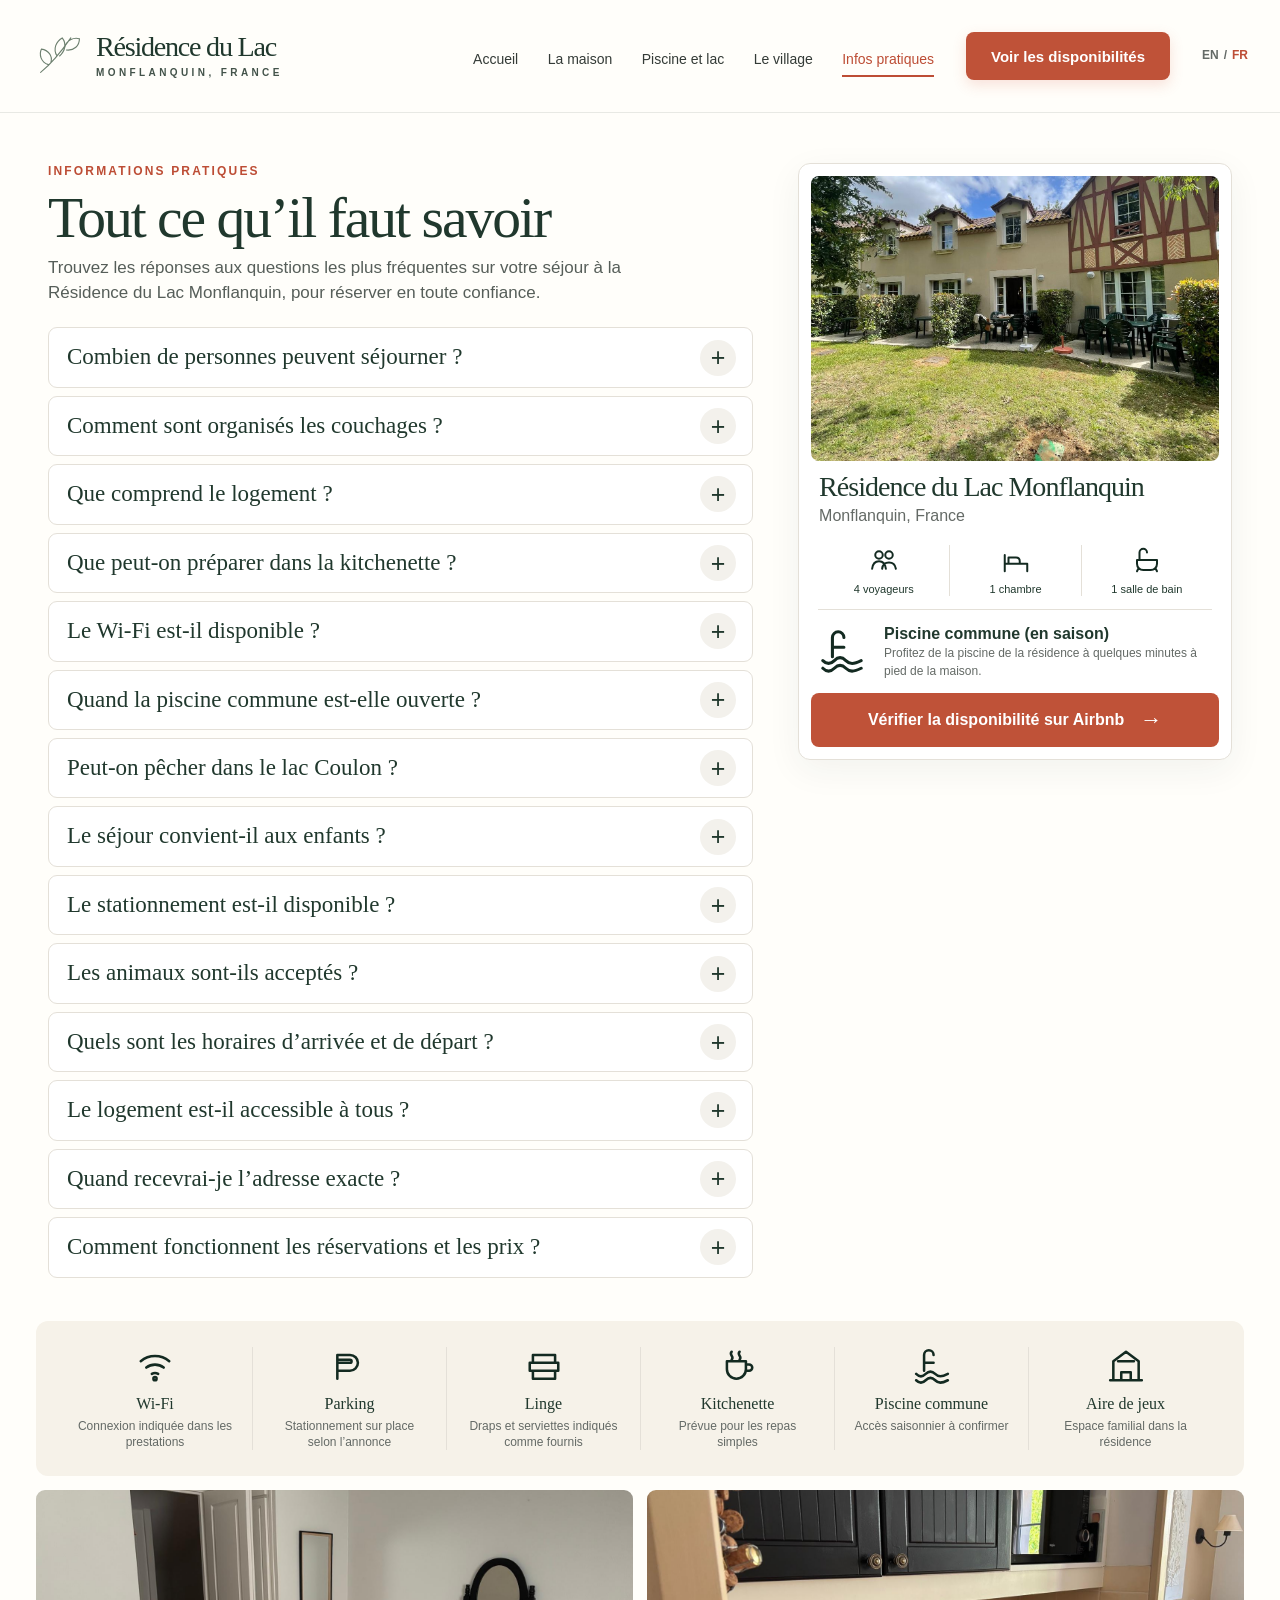
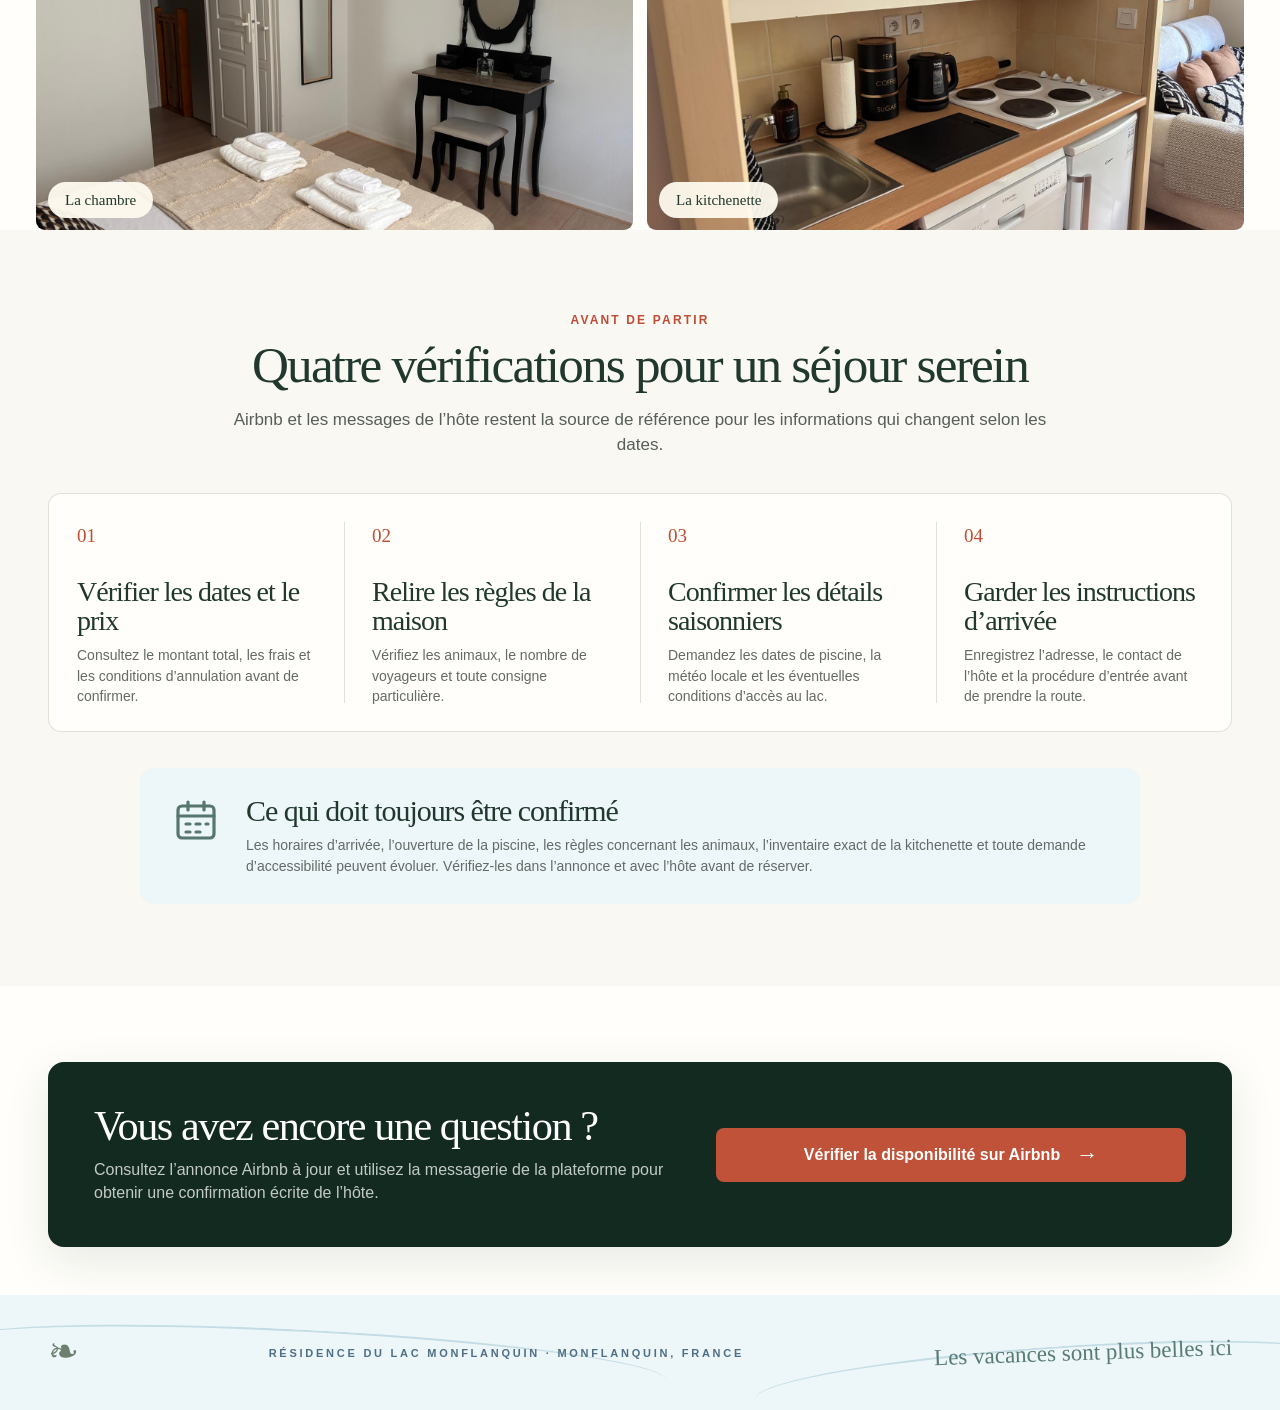
<file: preview/fr/infos-pratiques/index.html>
<!doctype html>
<html lang="fr">
<head>
  <meta charset="utf-8">
  <meta name="viewport" content="width=device-width, initial-scale=1">
  <meta name="robots" content="noindex, nofollow">
  <title>Infos pratiques — Résidence du Lac Monflanquin</title>
  <meta name="description" content="Aperçu privé du site de la Résidence du Lac Monflanquin.">
  <link rel="stylesheet" href="../../../wordpress-theme/lac-coulon-stay/style.css">
</head>
<body>
<!-- wp:group {"className":"site-shell page-fr-good-to-know","metadata":{"name":"Infos pratiques page"},"layout":{"type":"default"}} -->
<div class="wp-block-group site-shell page-fr-good-to-know"><!-- wp:group {"className":"site-header-shell","metadata":{"name":"Site header"},"layout":{"type":"default"}} -->
<div class="wp-block-group site-header-shell"><!-- wp:html -->
<header class="site-header">
  <a class="brand-lockup" href="../index.html"><span class="brand-leaf" aria-hidden="true"><svg viewBox="0 0 58 58" fill="none" stroke="currentColor" stroke-width="1.3" stroke-linecap="round"><path d="M10 48C25 36 34 24 45 8M19 39C10 36 8 27 11 21c8 1 13 8 11 15M29 29c-5-8-1-17 6-21 5 6 4 15-3 21M38 19c2-8 10-12 17-10 0 8-6 14-15 13"/></svg></span><span><strong>Résidence du Lac</strong><small>MONFLANQUIN, FRANCE</small></span></a>
  <button class="menu-toggle" type="button" aria-expanded="false" aria-controls="site-navigation"><span class="screen-reader-text">Ouvrir le menu</span><span aria-hidden="true">☰</span></button>
  <nav id="site-navigation" class="site-nav" aria-label="Navigation principale"><a href="../index.html">Accueil</a><a href="../la-maison/index.html">La maison</a><a href="../piscine-et-lac/index.html">Piscine et lac</a><a href="../le-village/index.html">Le village</a><a href="index.html" aria-current="page">Infos pratiques</a><a class="mobile-booking-link" href="https://www.airbnb.com/rooms/1702932144013864164" target="_blank" rel="noopener noreferrer">Voir les disponibilités</a><span class="mobile-language-switch"><a href="../../good-to-know/index.html" hreflang="en" lang="en">English</a><span aria-current="page" lang="fr">Français</span></span></nav>
  <a class="header-cta" href="https://www.airbnb.com/rooms/1702932144013864164" target="_blank" rel="noopener noreferrer">Voir les disponibilités</a>
  <p class="language-switch"><a href="../../good-to-know/index.html" hreflang="en" lang="en">EN</a><span aria-hidden="true">/</span><span aria-current="page" lang="fr">FR</span></p>
</header>
<!-- /wp:html --></div>
<!-- /wp:group -->
<!-- wp:group {"className":"practical-main","metadata":{"name":"Practical information"},"layout":{"type":"default"}} -->
<div class="wp-block-group practical-main"><!-- wp:group {"className":"practical-faq","metadata":{"name":"Frequently asked questions"},"layout":{"type":"default"}} -->
<div class="wp-block-group practical-faq"><!-- wp:paragraph {"className":"overline"} -->
<p class="overline">INFORMATIONS PRATIQUES</p>
<!-- /wp:paragraph --><!-- wp:heading {"level":1} -->
<h1 class="wp-block-heading">Tout ce qu’il faut savoir</h1>
<!-- /wp:heading --><!-- wp:paragraph {"className":"practical-intro"} -->
<p class="practical-intro">Trouvez les réponses aux questions les plus fréquentes sur votre séjour à la Résidence du Lac Monflanquin, pour réserver en toute confiance.</p>
<!-- /wp:paragraph --><!-- wp:group {"className":"faq-list","metadata":{"name":"Questions and answers"},"layout":{"type":"default"}} -->
<div class="wp-block-group faq-list"><!-- wp:details {"className":"faq-item"} -->
<details class="wp-block-details faq-item"><summary>Combien de personnes peuvent séjourner ?</summary><!-- wp:paragraph -->
<p>La configuration actuelle est prévue pour un maximum de quatre voyageurs. Vérifiez toujours le nombre exact de personnes au moment de réserver.</p>
<!-- /wp:paragraph --></details>
<!-- /wp:details --><!-- wp:details {"className":"faq-item"} -->
<details class="wp-block-details faq-item"><summary>Comment sont organisés les couchages ?</summary><!-- wp:paragraph -->
<p>La maison comprend une chambre avec un lit double et un couchage complémentaire dans le salon, selon la configuration actuelle de l’annonce.</p>
<!-- /wp:paragraph --></details>
<!-- /wp:details --><!-- wp:details {"className":"faq-item"} -->
<details class="wp-block-details faq-item"><summary>Que comprend le logement ?</summary><!-- wp:paragraph -->
<p>Les prestations actuellement indiquées comprennent une kitchenette, le Wi-Fi, du linge de lit et des serviettes, un coin repas et une terrasse privée.</p>
<!-- /wp:paragraph --></details>
<!-- /wp:details --><!-- wp:details {"className":"faq-item"} -->
<details class="wp-block-details faq-item"><summary>Que peut-on préparer dans la kitchenette ?</summary><!-- wp:paragraph -->
<p>La kitchenette est adaptée aux petits déjeuners, pique-niques et repas simples. Consultez les photos et l’inventaire à jour sur Airbnb pour un équipement précis.</p>
<!-- /wp:paragraph --></details>
<!-- /wp:details --><!-- wp:details {"className":"faq-item"} -->
<details class="wp-block-details faq-item"><summary>Le Wi-Fi est-il disponible ?</summary><!-- wp:paragraph -->
<p>Le Wi-Fi figure parmi les prestations actuelles. Comme dans tout hébergement rural, il est préférable de vérifier avec l’hôte si vous avez un besoin professionnel ou technique particulier.</p>
<!-- /wp:paragraph --></details>
<!-- /wp:details --><!-- wp:details {"className":"faq-item"} -->
<details class="wp-block-details faq-item"><summary>Quand la piscine commune est-elle ouverte ?</summary><!-- wp:paragraph -->
<p>La piscine extérieure de la résidence fonctionne en saison. Les dates et horaires peuvent changer : confirmez-les sur Airbnb ou auprès de l’hôte avant le séjour.</p>
<!-- /wp:paragraph --></details>
<!-- /wp:details --><!-- wp:details {"className":"faq-item"} -->
<details class="wp-block-details faq-item"><summary>Peut-on pêcher dans le lac Coulon ?</summary><!-- wp:paragraph -->
<p>Oui, pendant la saison autorisée et avec une carte de pêche valide. Consultez les règles et tarifs officiels avant de pêcher.</p>
<!-- /wp:paragraph --></details>
<!-- /wp:details --><!-- wp:details {"className":"faq-item"} -->
<details class="wp-block-details faq-item"><summary>Le séjour convient-il aux enfants ?</summary><!-- wp:paragraph -->
<p>La maison accueille les petites familles et la résidence dispose d’une aire de jeux. Les enfants restent sous la responsabilité des adultes, notamment près de l’eau et de la piscine.</p>
<!-- /wp:paragraph --></details>
<!-- /wp:details --><!-- wp:details {"className":"faq-item"} -->
<details class="wp-block-details faq-item"><summary>Le stationnement est-il disponible ?</summary><!-- wp:paragraph -->
<p>Le stationnement sur place est indiqué dans les prestations actuelles. Vérifiez les consignes d’accès communiquées après la réservation.</p>
<!-- /wp:paragraph --></details>
<!-- /wp:details --><!-- wp:details {"className":"faq-item"} -->
<details class="wp-block-details faq-item"><summary>Les animaux sont-ils acceptés ?</summary><!-- wp:paragraph -->
<p>Les règles concernant les animaux peuvent évoluer. Utilisez toujours la rubrique « règlement intérieur » de l’annonce Airbnb comme référence au moment de réserver.</p>
<!-- /wp:paragraph --></details>
<!-- /wp:details --><!-- wp:details {"className":"faq-item"} -->
<details class="wp-block-details faq-item"><summary>Quels sont les horaires d’arrivée et de départ ?</summary><!-- wp:paragraph -->
<p>Les horaires définitifs et la procédure d’arrivée sont indiqués dans la confirmation Airbnb. Contactez l’hôte à l’avance si vous avez une contrainte particulière.</p>
<!-- /wp:paragraph --></details>
<!-- /wp:details --><!-- wp:details {"className":"faq-item"} -->
<details class="wp-block-details faq-item"><summary>Le logement est-il accessible à tous ?</summary><!-- wp:paragraph -->
<p>Les photos ne suffisent pas pour confirmer une accessibilité précise. Échangez avec l’hôte avant de réserver si vous avez des besoins liés aux marches, aux déplacements ou à la salle de bain.</p>
<!-- /wp:paragraph --></details>
<!-- /wp:details --><!-- wp:details {"className":"faq-item"} -->
<details class="wp-block-details faq-item"><summary>Quand recevrai-je l’adresse exacte ?</summary><!-- wp:paragraph -->
<p>L’adresse complète et les instructions d’accès sont communiquées dans le parcours de réservation Airbnb et les messages de l’hôte.</p>
<!-- /wp:paragraph --></details>
<!-- /wp:details --><!-- wp:details {"className":"faq-item"} -->
<details class="wp-block-details faq-item"><summary>Comment fonctionnent les réservations et les prix ?</summary><!-- wp:paragraph -->
<p>Les disponibilités, tarifs, frais, conditions d’annulation et règles à jour sont ceux affichés sur l’annonce Airbnb au moment de la réservation.</p>
<!-- /wp:paragraph --></details>
<!-- /wp:details --></div>
<!-- /wp:group --></div>
<!-- /wp:group --><!-- wp:group {"className":"booking-card","metadata":{"name":"Booking summary"},"layout":{"type":"default"}} -->
<div class="wp-block-group booking-card"><!-- wp:image {"sizeSlug":"full","linkDestination":"none","className":"booking-card-image"} -->
<figure class="wp-block-image size-full booking-card-image"><img src="../../../wordpress-theme/lac-coulon-stay/assets/images/property-exterior.jpg" alt="Façade et terrasse de la Résidence du Lac Monflanquin"/></figure>
<!-- /wp:image --><!-- wp:heading {"level":2} -->
<h2 class="wp-block-heading">Résidence du Lac Monflanquin</h2>
<!-- /wp:heading --><!-- wp:paragraph {"className":"booking-location"} -->
<p class="booking-location">Monflanquin, France</p>
<!-- /wp:paragraph --><!-- wp:group {"className":"booking-facts","metadata":{"name":"Booking facts"},"layout":{"type":"default"}} -->
<div class="wp-block-group booking-facts"><!-- wp:group {"className":"fact-item","metadata":{"name":"4 voyageurs fact"},"layout":{"type":"default"}} -->
<div class="wp-block-group fact-item"><!-- wp:html -->
<span class="line-icon" aria-hidden="true"><svg viewBox="0 0 24 24" fill="none" stroke="currentColor" stroke-width="1.6" stroke-linecap="round" stroke-linejoin="round"><circle cx="8" cy="8" r="3"/><circle cx="16" cy="8" r="3"/><path d="M2.5 19c.5-4 2.3-6 5.5-6s5 2 5.5 6M10.5 19c.4-3 2-5 5.5-5 3.2 0 5 2 5.5 5"/></svg></span>
<!-- /wp:html --><!-- wp:paragraph {"className":"fact-value"} -->
<p class="fact-value">4 voyageurs</p>
<!-- /wp:paragraph --></div>
<!-- /wp:group --><!-- wp:group {"className":"fact-item","metadata":{"name":"1 chambre fact"},"layout":{"type":"default"}} -->
<div class="wp-block-group fact-item"><!-- wp:html -->
<span class="line-icon" aria-hidden="true"><svg viewBox="0 0 24 24" fill="none" stroke="currentColor" stroke-width="1.6" stroke-linecap="round" stroke-linejoin="round"><path d="M3 18V8m0 7h18v3M6 15v-5h6c2 0 3 1 3 3v2M3 18v3m18-3v3"/></svg></span>
<!-- /wp:html --><!-- wp:paragraph {"className":"fact-value"} -->
<p class="fact-value">1 chambre</p>
<!-- /wp:paragraph --></div>
<!-- /wp:group --><!-- wp:group {"className":"fact-item","metadata":{"name":"1 salle de bain fact"},"layout":{"type":"default"}} -->
<div class="wp-block-group fact-item"><!-- wp:html -->
<span class="line-icon" aria-hidden="true"><svg viewBox="0 0 24 24" fill="none" stroke="currentColor" stroke-width="1.6" stroke-linecap="round" stroke-linejoin="round"><path d="M4 12h16v3a5 5 0 0 1-5 5H9a5 5 0 0 1-5-5v-3Zm2 0V6a3 3 0 0 1 6 0M4 21l1-2m15 2-1-2"/></svg></span>
<!-- /wp:html --><!-- wp:paragraph {"className":"fact-value"} -->
<p class="fact-value">1 salle de bain</p>
<!-- /wp:paragraph --></div>
<!-- /wp:group --></div>
<!-- /wp:group --><!-- wp:group {"className":"booking-pool","metadata":{"name":"Pool information"},"layout":{"type":"default"}} -->
<div class="wp-block-group booking-pool"><!-- wp:html -->
<span class="line-icon" aria-hidden="true"><svg viewBox="0 0 24 24" fill="none" stroke="currentColor" stroke-width="1.6" stroke-linecap="round" stroke-linejoin="round"><path d="M2 17c2 2 4 2 6 0s4-2 6 0 4 2 8 0M2 21c2 2 4 2 6 0s4-2 6 0 4 2 8 0M7 15V5a3 3 0 0 1 6 0m-6 5h6"/></svg></span>
<!-- /wp:html --><!-- wp:group {"className":"booking-pool-copy","metadata":{"name":"Pool details"},"layout":{"type":"default"}} -->
<div class="wp-block-group booking-pool-copy"><!-- wp:paragraph {"className":"booking-pool-title"} -->
<p class="booking-pool-title">Piscine commune (en saison)</p>
<!-- /wp:paragraph --><!-- wp:paragraph -->
<p>Profitez de la piscine de la résidence à quelques minutes à pied de la maison.</p>
<!-- /wp:paragraph --></div>
<!-- /wp:group --></div>
<!-- /wp:group --><!-- wp:buttons -->
<div class="wp-block-buttons"><!-- wp:button {"className":"button-primary"} -->
<div class="wp-block-button button-primary"><a class="wp-block-button__link wp-element-button" href="https://www.airbnb.com/rooms/1702932144013864164" target="_blank" rel="noopener noreferrer">Vérifier la disponibilité sur Airbnb <span aria-hidden="true">→</span></a></div>
<!-- /wp:button --></div>
<!-- /wp:buttons --></div>
<!-- /wp:group --></div>
<!-- /wp:group -->
<!-- wp:group {"className":"amenity-strip practical-amenities","metadata":{"name":"Included amenities"},"layout":{"type":"default"}} -->
<div class="wp-block-group amenity-strip practical-amenities"><!-- wp:group {"className":"amenity-item","metadata":{"name":"Wi-Fi amenity"},"layout":{"type":"default"}} -->
<div class="wp-block-group amenity-item"><!-- wp:html -->
<span class="line-icon" aria-hidden="true"><svg viewBox="0 0 24 24" fill="none" stroke="currentColor" stroke-width="1.6" stroke-linecap="round" stroke-linejoin="round"><path d="M3 9a14 14 0 0 1 18 0M6.5 13a9 9 0 0 1 11 0M10 17a4 4 0 0 1 4 0"/><circle cx="12" cy="20" r="1"/></svg></span>
<!-- /wp:html --><!-- wp:paragraph {"className":"amenity-title"} -->
<p class="amenity-title">Wi-Fi</p>
<!-- /wp:paragraph --><!-- wp:paragraph {"className":"amenity-copy"} -->
<p class="amenity-copy">Connexion indiquée dans les prestations</p>
<!-- /wp:paragraph --></div>
<!-- /wp:group --><!-- wp:group {"className":"amenity-item","metadata":{"name":"Parking amenity"},"layout":{"type":"default"}} -->
<div class="wp-block-group amenity-item"><!-- wp:html -->
<span class="line-icon" aria-hidden="true"><svg viewBox="0 0 24 24" fill="none" stroke="currentColor" stroke-width="1.6" stroke-linecap="round" stroke-linejoin="round"><path d="M4 20V5h8a5 5 0 0 1 0 10H4m0-5h8a1 1 0 0 0 0-2H4"/></svg></span>
<!-- /wp:html --><!-- wp:paragraph {"className":"amenity-title"} -->
<p class="amenity-title">Parking</p>
<!-- /wp:paragraph --><!-- wp:paragraph {"className":"amenity-copy"} -->
<p class="amenity-copy">Stationnement sur place selon l’annonce</p>
<!-- /wp:paragraph --></div>
<!-- /wp:group --><!-- wp:group {"className":"amenity-item","metadata":{"name":"Linge amenity"},"layout":{"type":"default"}} -->
<div class="wp-block-group amenity-item"><!-- wp:html -->
<span class="line-icon" aria-hidden="true"><svg viewBox="0 0 24 24" fill="none" stroke="currentColor" stroke-width="1.6" stroke-linecap="round" stroke-linejoin="round"><path d="M5 5h14v5H5zM3 10h18v5H3zM5 15h14v5H5z"/></svg></span>
<!-- /wp:html --><!-- wp:paragraph {"className":"amenity-title"} -->
<p class="amenity-title">Linge</p>
<!-- /wp:paragraph --><!-- wp:paragraph {"className":"amenity-copy"} -->
<p class="amenity-copy">Draps et serviettes indiqués comme fournis</p>
<!-- /wp:paragraph --></div>
<!-- /wp:group --><!-- wp:group {"className":"amenity-item","metadata":{"name":"Kitchenette amenity"},"layout":{"type":"default"}} -->
<div class="wp-block-group amenity-item"><!-- wp:html -->
<span class="line-icon" aria-hidden="true"><svg viewBox="0 0 24 24" fill="none" stroke="currentColor" stroke-width="1.6" stroke-linecap="round" stroke-linejoin="round"><path d="M5 9h12v5a6 6 0 0 1-12 0V9Zm12 2h2a2 2 0 0 1 0 4h-2M8 3c-2 2 2 3 0 5m5-5c-2 2 2 3 0 5"/></svg></span>
<!-- /wp:html --><!-- wp:paragraph {"className":"amenity-title"} -->
<p class="amenity-title">Kitchenette</p>
<!-- /wp:paragraph --><!-- wp:paragraph {"className":"amenity-copy"} -->
<p class="amenity-copy">Prévue pour les repas simples</p>
<!-- /wp:paragraph --></div>
<!-- /wp:group --><!-- wp:group {"className":"amenity-item","metadata":{"name":"Piscine commune amenity"},"layout":{"type":"default"}} -->
<div class="wp-block-group amenity-item"><!-- wp:html -->
<span class="line-icon" aria-hidden="true"><svg viewBox="0 0 24 24" fill="none" stroke="currentColor" stroke-width="1.6" stroke-linecap="round" stroke-linejoin="round"><path d="M2 17c2 2 4 2 6 0s4-2 6 0 4 2 8 0M2 21c2 2 4 2 6 0s4-2 6 0 4 2 8 0M7 15V5a3 3 0 0 1 6 0m-6 5h6"/></svg></span>
<!-- /wp:html --><!-- wp:paragraph {"className":"amenity-title"} -->
<p class="amenity-title">Piscine commune</p>
<!-- /wp:paragraph --><!-- wp:paragraph {"className":"amenity-copy"} -->
<p class="amenity-copy">Accès saisonnier à confirmer</p>
<!-- /wp:paragraph --></div>
<!-- /wp:group --><!-- wp:group {"className":"amenity-item","metadata":{"name":"Aire de jeux amenity"},"layout":{"type":"default"}} -->
<div class="wp-block-group amenity-item"><!-- wp:html -->
<span class="line-icon" aria-hidden="true"><svg viewBox="0 0 24 24" fill="none" stroke="currentColor" stroke-width="1.6" stroke-linecap="round" stroke-linejoin="round"><path d="M4 21V9l8-6 8 6v12M7 9h10M9 21v-5h6v5M2 21h20"/></svg></span>
<!-- /wp:html --><!-- wp:paragraph {"className":"amenity-title"} -->
<p class="amenity-title">Aire de jeux</p>
<!-- /wp:paragraph --><!-- wp:paragraph {"className":"amenity-copy"} -->
<p class="amenity-copy">Espace familial dans la résidence</p>
<!-- /wp:paragraph --></div>
<!-- /wp:group --></div>
<!-- /wp:group -->
<!-- wp:group {"className":"practical-photos","metadata":{"name":"Bedroom and kitchenette"},"layout":{"type":"default"}} -->
<div class="wp-block-group practical-photos"><!-- wp:group {"className":"labelled-photo","metadata":{"name":"La chambre"},"layout":{"type":"default"}} -->
<div class="wp-block-group labelled-photo"><!-- wp:image {"sizeSlug":"full","linkDestination":"none"} -->
<figure class="wp-block-image size-full"><img src="../../../wordpress-theme/lac-coulon-stay/assets/images/bedroom.jpg" alt="Chambre avec lit double et linge fourni"/></figure>
<!-- /wp:image --><!-- wp:paragraph {"className":"photo-label"} -->
<p class="photo-label">La chambre</p>
<!-- /wp:paragraph --></div>
<!-- /wp:group --><!-- wp:group {"className":"labelled-photo","metadata":{"name":"La kitchenette"},"layout":{"type":"default"}} -->
<div class="wp-block-group labelled-photo"><!-- wp:image {"sizeSlug":"full","linkDestination":"none"} -->
<figure class="wp-block-image size-full"><img src="../../../wordpress-theme/lac-coulon-stay/assets/images/kitchenette.jpg" alt="Kitchenette équipée"/></figure>
<!-- /wp:image --><!-- wp:paragraph {"className":"photo-label"} -->
<p class="photo-label">La kitchenette</p>
<!-- /wp:paragraph --></div>
<!-- /wp:group --></div>
<!-- /wp:group -->
<!-- wp:group {"className":"travel-section","metadata":{"name":"Before you travel"},"layout":{"type":"default"}} -->
<div class="wp-block-group travel-section"><!-- wp:group {"className":"section-heading","metadata":{"name":"Quatre vérifications pour un séjour serein introduction"},"layout":{"type":"default"}} -->
<div class="wp-block-group section-heading"><!-- wp:paragraph {"className":"overline"} -->
<p class="overline">AVANT DE PARTIR</p>
<!-- /wp:paragraph --><!-- wp:heading {"level":2} -->
<h2 class="wp-block-heading">Quatre vérifications pour un séjour serein</h2>
<!-- /wp:heading --><!-- wp:paragraph {"className":"section-intro"} -->
<p class="section-intro">Airbnb et les messages de l’hôte restent la source de référence pour les informations qui changent selon les dates.</p>
<!-- /wp:paragraph --></div>
<!-- /wp:group --><!-- wp:group {"className":"travel-steps","metadata":{"name":"Travel checklist"},"layout":{"type":"default"}} -->
<div class="wp-block-group travel-steps"><!-- wp:group {"className":"travel-step","metadata":{"name":"Vérifier les dates et le prix step"},"layout":{"type":"default"}} -->
<div class="wp-block-group travel-step"><!-- wp:paragraph {"className":"step-number"} -->
<p class="step-number">01</p>
<!-- /wp:paragraph --><!-- wp:heading {"level":3} -->
<h3 class="wp-block-heading">Vérifier les dates et le prix</h3>
<!-- /wp:heading --><!-- wp:paragraph -->
<p>Consultez le montant total, les frais et les conditions d’annulation avant de confirmer.</p>
<!-- /wp:paragraph --></div>
<!-- /wp:group --><!-- wp:group {"className":"travel-step","metadata":{"name":"Relire les règles de la maison step"},"layout":{"type":"default"}} -->
<div class="wp-block-group travel-step"><!-- wp:paragraph {"className":"step-number"} -->
<p class="step-number">02</p>
<!-- /wp:paragraph --><!-- wp:heading {"level":3} -->
<h3 class="wp-block-heading">Relire les règles de la maison</h3>
<!-- /wp:heading --><!-- wp:paragraph -->
<p>Vérifiez les animaux, le nombre de voyageurs et toute consigne particulière.</p>
<!-- /wp:paragraph --></div>
<!-- /wp:group --><!-- wp:group {"className":"travel-step","metadata":{"name":"Confirmer les détails saisonniers step"},"layout":{"type":"default"}} -->
<div class="wp-block-group travel-step"><!-- wp:paragraph {"className":"step-number"} -->
<p class="step-number">03</p>
<!-- /wp:paragraph --><!-- wp:heading {"level":3} -->
<h3 class="wp-block-heading">Confirmer les détails saisonniers</h3>
<!-- /wp:heading --><!-- wp:paragraph -->
<p>Demandez les dates de piscine, la météo locale et les éventuelles conditions d’accès au lac.</p>
<!-- /wp:paragraph --></div>
<!-- /wp:group --><!-- wp:group {"className":"travel-step","metadata":{"name":"Garder les instructions d’arrivée step"},"layout":{"type":"default"}} -->
<div class="wp-block-group travel-step"><!-- wp:paragraph {"className":"step-number"} -->
<p class="step-number">04</p>
<!-- /wp:paragraph --><!-- wp:heading {"level":3} -->
<h3 class="wp-block-heading">Garder les instructions d’arrivée</h3>
<!-- /wp:heading --><!-- wp:paragraph -->
<p>Enregistrez l’adresse, le contact de l’hôte et la procédure d’entrée avant de prendre la route.</p>
<!-- /wp:paragraph --></div>
<!-- /wp:group --></div>
<!-- /wp:group --><!-- wp:group {"className":"confirmation-note","metadata":{"name":"Details to confirm"},"layout":{"type":"default"}} -->
<div class="wp-block-group confirmation-note"><!-- wp:html -->
<span class="line-icon" aria-hidden="true"><svg viewBox="0 0 24 24" fill="none" stroke="currentColor" stroke-width="1.6" stroke-linecap="round" stroke-linejoin="round"><rect x="3" y="5" width="18" height="16" rx="2"/><path d="M8 3v4m8-4v4M3 10h18M7 14h2m3 0h2m3 0h1M7 18h2m3 0h2"/></svg></span>
<!-- /wp:html --><!-- wp:group {"className":"confirmation-note-copy","metadata":{"name":"Confirmation guidance"},"layout":{"type":"default"}} -->
<div class="wp-block-group confirmation-note-copy"><!-- wp:heading {"level":2} -->
<h2 class="wp-block-heading">Ce qui doit toujours être confirmé</h2>
<!-- /wp:heading --><!-- wp:paragraph -->
<p>Les horaires d’arrivée, l’ouverture de la piscine, les règles concernant les animaux, l’inventaire exact de la kitchenette et toute demande d’accessibilité peuvent évoluer. Vérifiez-les dans l’annonce et avec l’hôte avant de réserver.</p>
<!-- /wp:paragraph --></div>
<!-- /wp:group --></div>
<!-- /wp:group --></div>
<!-- /wp:group -->
<!-- wp:group {"className":"cta-band","metadata":{"name":"Practical information closing call to action"},"layout":{"type":"default"}} -->
<div class="wp-block-group cta-band"><!-- wp:group {"className":"cta-band-copy","metadata":{"name":"Practical information closing message"},"layout":{"type":"default"}} -->
<div class="wp-block-group cta-band-copy"><!-- wp:heading {"level":2} -->
<h2 class="wp-block-heading">Vous avez encore une question ?</h2>
<!-- /wp:heading --><!-- wp:paragraph -->
<p>Consultez l’annonce Airbnb à jour et utilisez la messagerie de la plateforme pour obtenir une confirmation écrite de l’hôte.</p>
<!-- /wp:paragraph --></div>
<!-- /wp:group --><!-- wp:group {"className":"cta-band-actions","metadata":{"name":"Practical booking action"},"layout":{"type":"default"}} -->
<div class="wp-block-group cta-band-actions"><!-- wp:buttons -->
<div class="wp-block-buttons"><!-- wp:button {"className":"button-primary"} -->
<div class="wp-block-button button-primary"><a class="wp-block-button__link wp-element-button" href="https://www.airbnb.com/rooms/1702932144013864164" target="_blank" rel="noopener noreferrer">Vérifier la disponibilité sur Airbnb <span aria-hidden="true">→</span></a></div>
<!-- /wp:button --></div>
<!-- /wp:buttons --></div>
<!-- /wp:group --></div>
<!-- /wp:group -->
<!-- wp:group {"className":"site-footer","metadata":{"name":"Site footer"},"layout":{"type":"default"}} -->
<div class="wp-block-group site-footer"><!-- wp:group {"className":"footer-inner","metadata":{"name":"Footer content"},"layout":{"type":"default"}} -->
<div class="wp-block-group footer-inner"><!-- wp:paragraph {"className":"footer-leaf"} -->
<p class="footer-leaf">❧</p>
<!-- /wp:paragraph --><!-- wp:paragraph {"className":"footer-kicker"} -->
<p class="footer-kicker">Résidence du Lac Monflanquin · Monflanquin, France</p>
<!-- /wp:paragraph --><!-- wp:paragraph {"className":"footer-script"} -->
<p class="footer-script">Les vacances sont plus belles ici</p>
<!-- /wp:paragraph --></div>
<!-- /wp:group --></div>
<!-- /wp:group --></div>
<!-- /wp:group -->
<script src="../../../wordpress-theme/lac-coulon-stay/assets/site.js" defer></script>
</body>
</html>
</file>
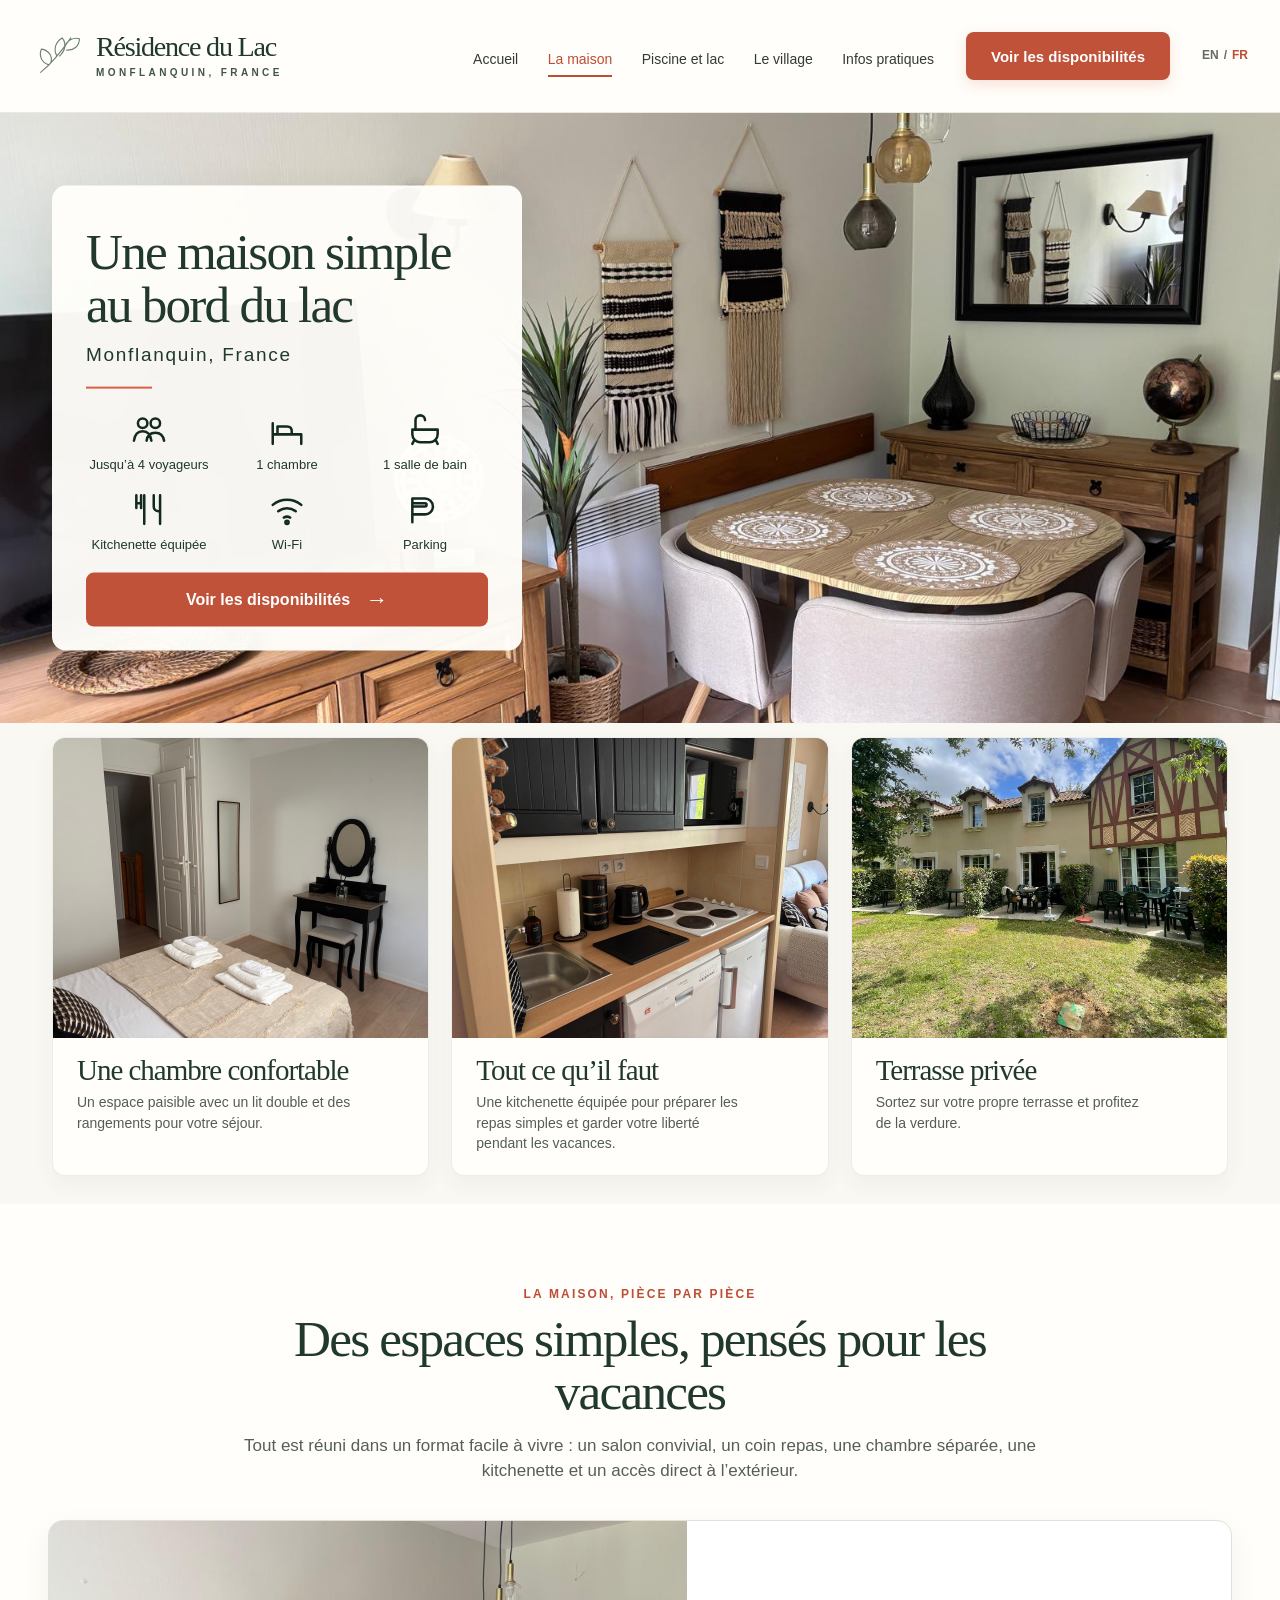
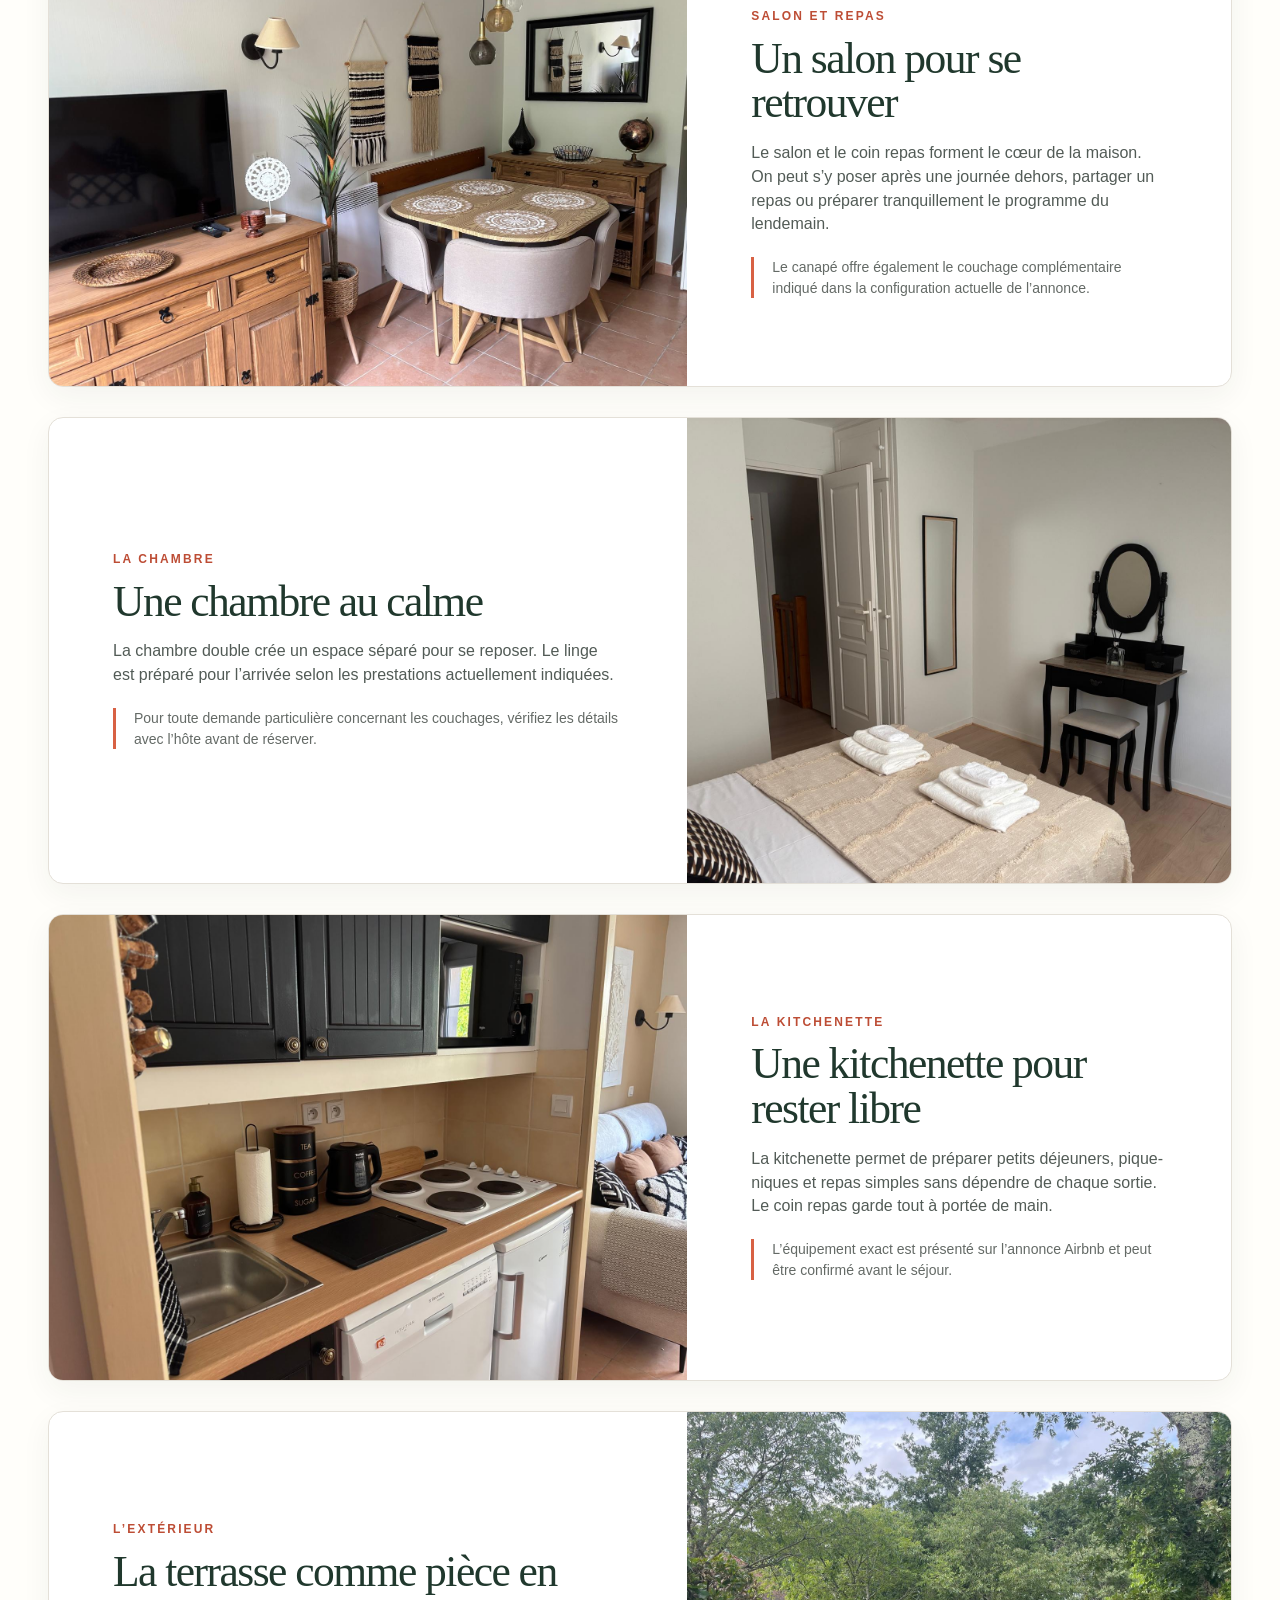
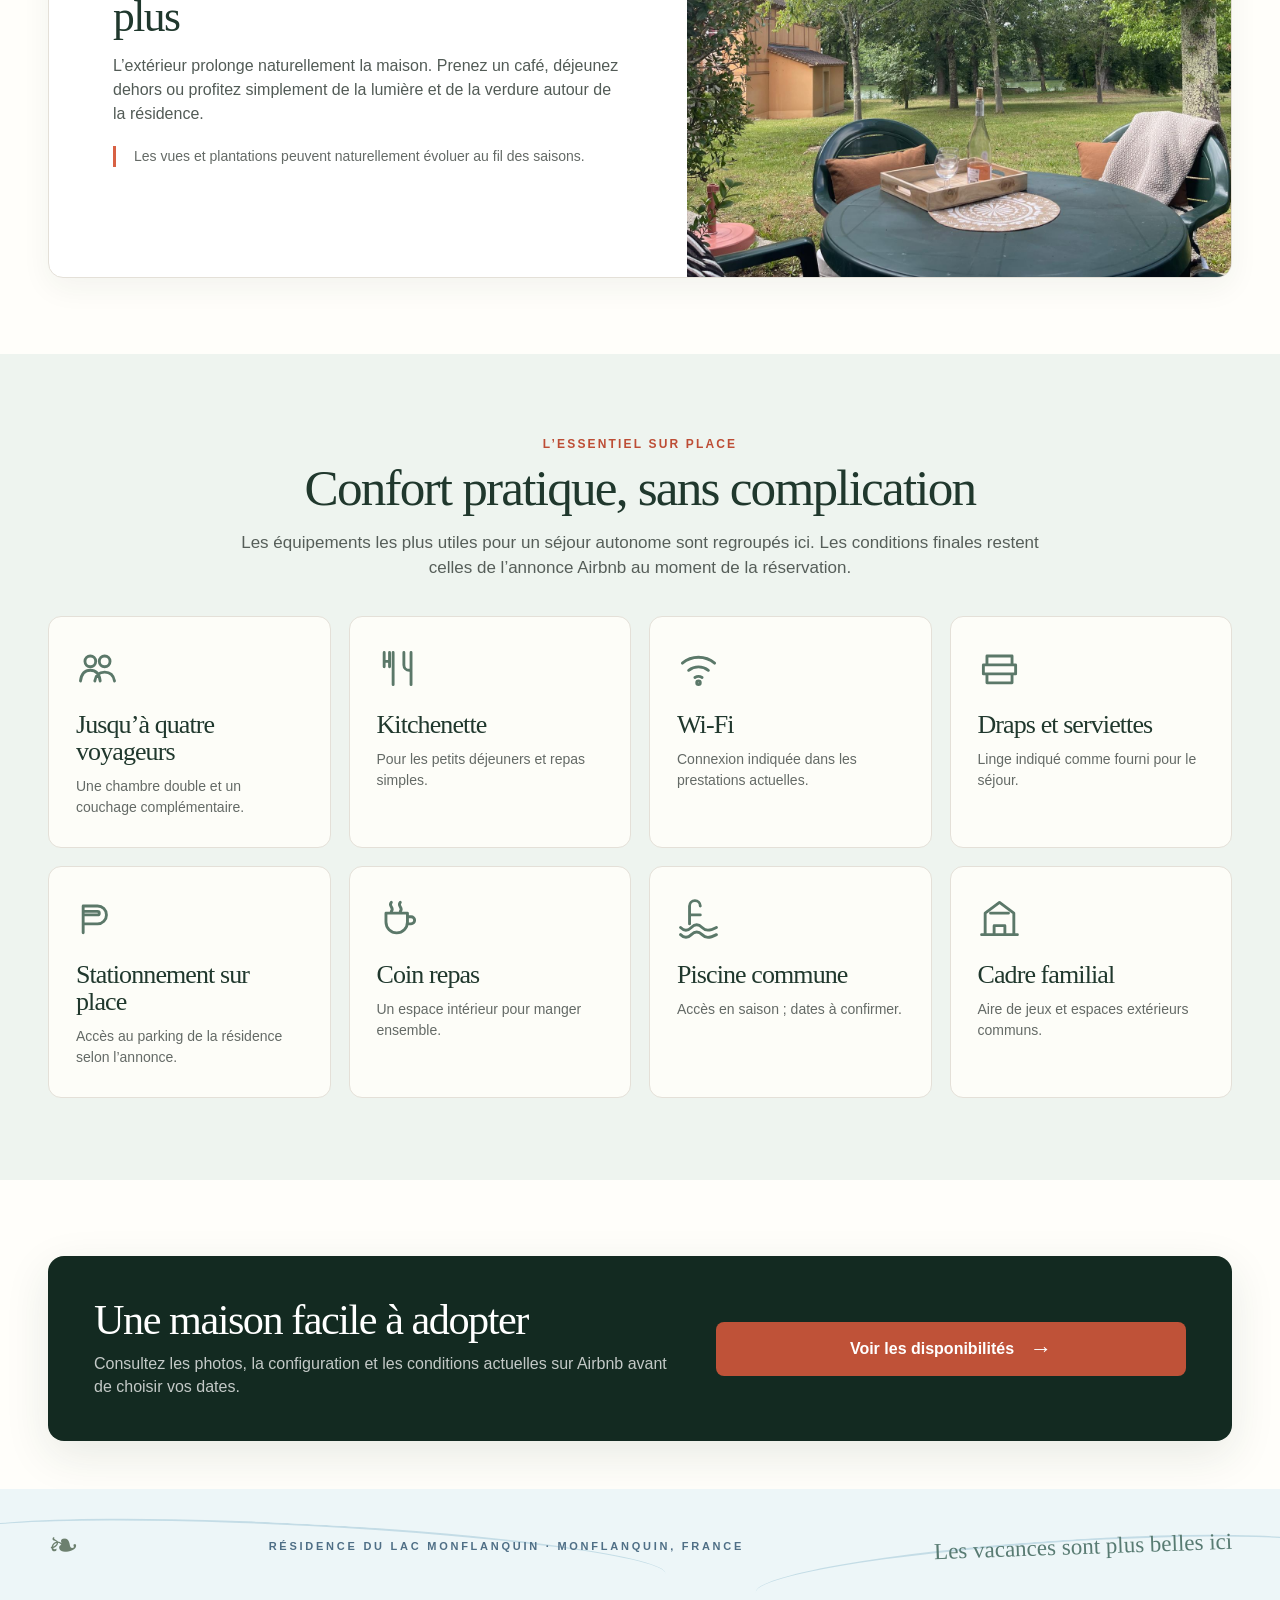
<file: preview/fr/la-maison/index.html>
<!doctype html>
<html lang="fr">
<head>
  <meta charset="utf-8">
  <meta name="viewport" content="width=device-width, initial-scale=1">
  <meta name="robots" content="noindex, nofollow">
  <title>La maison — Résidence du Lac Monflanquin</title>
  <meta name="description" content="Aperçu privé du site de la Résidence du Lac Monflanquin.">
  <link rel="stylesheet" href="../../../wordpress-theme/lac-coulon-stay/style.css">
</head>
<body>
<!-- wp:group {"className":"site-shell page-fr-the-home","metadata":{"name":"La maison page"},"layout":{"type":"default"}} -->
<div class="wp-block-group site-shell page-fr-the-home"><!-- wp:group {"className":"site-header-shell","metadata":{"name":"Site header"},"layout":{"type":"default"}} -->
<div class="wp-block-group site-header-shell"><!-- wp:html -->
<header class="site-header">
  <a class="brand-lockup" href="../index.html"><span class="brand-leaf" aria-hidden="true"><svg viewBox="0 0 58 58" fill="none" stroke="currentColor" stroke-width="1.3" stroke-linecap="round"><path d="M10 48C25 36 34 24 45 8M19 39C10 36 8 27 11 21c8 1 13 8 11 15M29 29c-5-8-1-17 6-21 5 6 4 15-3 21M38 19c2-8 10-12 17-10 0 8-6 14-15 13"/></svg></span><span><strong>Résidence du Lac</strong><small>MONFLANQUIN, FRANCE</small></span></a>
  <button class="menu-toggle" type="button" aria-expanded="false" aria-controls="site-navigation"><span class="screen-reader-text">Ouvrir le menu</span><span aria-hidden="true">☰</span></button>
  <nav id="site-navigation" class="site-nav" aria-label="Navigation principale"><a href="../index.html">Accueil</a><a href="index.html" aria-current="page">La maison</a><a href="../piscine-et-lac/index.html">Piscine et lac</a><a href="../le-village/index.html">Le village</a><a href="../infos-pratiques/index.html">Infos pratiques</a><a class="mobile-booking-link" href="https://www.airbnb.com/rooms/1702932144013864164" target="_blank" rel="noopener noreferrer">Voir les disponibilités</a><span class="mobile-language-switch"><a href="../../the-home/index.html" hreflang="en" lang="en">English</a><span aria-current="page" lang="fr">Français</span></span></nav>
  <a class="header-cta" href="https://www.airbnb.com/rooms/1702932144013864164" target="_blank" rel="noopener noreferrer">Voir les disponibilités</a>
  <p class="language-switch"><a href="../../the-home/index.html" hreflang="en" lang="en">EN</a><span aria-hidden="true">/</span><span aria-current="page" lang="fr">FR</span></p>
</header>
<!-- /wp:html --></div>
<!-- /wp:group -->
<!-- wp:group {"className":"detail-hero house-hero","metadata":{"name":"The home hero"},"layout":{"type":"default"}} -->
<div class="wp-block-group detail-hero house-hero"><!-- wp:image {"sizeSlug":"full","linkDestination":"none","className":"detail-hero-image"} -->
<figure class="wp-block-image size-full detail-hero-image"><img src="../../../wordpress-theme/lac-coulon-stay/assets/images/living-room.jpg" alt="Salon et coin repas de la maison"/></figure>
<!-- /wp:image --><!-- wp:group {"className":"detail-hero-card","metadata":{"name":"The home summary"},"layout":{"type":"default"}} -->
<div class="wp-block-group detail-hero-card"><!-- wp:heading {"level":1} -->
<h1 class="wp-block-heading">Une maison simple<br>au bord du lac</h1>
<!-- /wp:heading --><!-- wp:paragraph {"className":"location-line"} -->
<p class="location-line">Monflanquin, France</p>
<!-- /wp:paragraph --><!-- wp:group {"className":"feature-facts feature-facts-six","metadata":{"name":"Home features"},"layout":{"type":"default"}} -->
<div class="wp-block-group feature-facts feature-facts-six"><!-- wp:group {"className":"fact-item","metadata":{"name":"Jusqu’à 4 voyageurs fact"},"layout":{"type":"default"}} -->
<div class="wp-block-group fact-item"><!-- wp:html -->
<span class="line-icon" aria-hidden="true"><svg viewBox="0 0 24 24" fill="none" stroke="currentColor" stroke-width="1.6" stroke-linecap="round" stroke-linejoin="round"><circle cx="8" cy="8" r="3"/><circle cx="16" cy="8" r="3"/><path d="M2.5 19c.5-4 2.3-6 5.5-6s5 2 5.5 6M10.5 19c.4-3 2-5 5.5-5 3.2 0 5 2 5.5 5"/></svg></span>
<!-- /wp:html --><!-- wp:paragraph {"className":"fact-value"} -->
<p class="fact-value">Jusqu’à 4 voyageurs</p>
<!-- /wp:paragraph --></div>
<!-- /wp:group --><!-- wp:group {"className":"fact-item","metadata":{"name":"1 chambre fact"},"layout":{"type":"default"}} -->
<div class="wp-block-group fact-item"><!-- wp:html -->
<span class="line-icon" aria-hidden="true"><svg viewBox="0 0 24 24" fill="none" stroke="currentColor" stroke-width="1.6" stroke-linecap="round" stroke-linejoin="round"><path d="M3 18V8m0 7h18v3M6 15v-5h6c2 0 3 1 3 3v2M3 18v3m18-3v3"/></svg></span>
<!-- /wp:html --><!-- wp:paragraph {"className":"fact-value"} -->
<p class="fact-value">1 chambre</p>
<!-- /wp:paragraph --></div>
<!-- /wp:group --><!-- wp:group {"className":"fact-item","metadata":{"name":"1 salle de bain fact"},"layout":{"type":"default"}} -->
<div class="wp-block-group fact-item"><!-- wp:html -->
<span class="line-icon" aria-hidden="true"><svg viewBox="0 0 24 24" fill="none" stroke="currentColor" stroke-width="1.6" stroke-linecap="round" stroke-linejoin="round"><path d="M4 12h16v3a5 5 0 0 1-5 5H9a5 5 0 0 1-5-5v-3Zm2 0V6a3 3 0 0 1 6 0M4 21l1-2m15 2-1-2"/></svg></span>
<!-- /wp:html --><!-- wp:paragraph {"className":"fact-value"} -->
<p class="fact-value">1 salle de bain</p>
<!-- /wp:paragraph --></div>
<!-- /wp:group --><!-- wp:group {"className":"fact-item","metadata":{"name":"Kitchenette équipée fact"},"layout":{"type":"default"}} -->
<div class="wp-block-group fact-item"><!-- wp:html -->
<span class="line-icon" aria-hidden="true"><svg viewBox="0 0 24 24" fill="none" stroke="currentColor" stroke-width="1.6" stroke-linecap="round" stroke-linejoin="round"><path d="M4 3v8m3-8v8m-3-3h3m2-5v18m6-18v7a3 3 0 0 0 3 3h1m0-10v18"/></svg></span>
<!-- /wp:html --><!-- wp:paragraph {"className":"fact-value"} -->
<p class="fact-value">Kitchenette équipée</p>
<!-- /wp:paragraph --></div>
<!-- /wp:group --><!-- wp:group {"className":"fact-item","metadata":{"name":"Wi-Fi fact"},"layout":{"type":"default"}} -->
<div class="wp-block-group fact-item"><!-- wp:html -->
<span class="line-icon" aria-hidden="true"><svg viewBox="0 0 24 24" fill="none" stroke="currentColor" stroke-width="1.6" stroke-linecap="round" stroke-linejoin="round"><path d="M3 9a14 14 0 0 1 18 0M6.5 13a9 9 0 0 1 11 0M10 17a4 4 0 0 1 4 0"/><circle cx="12" cy="20" r="1"/></svg></span>
<!-- /wp:html --><!-- wp:paragraph {"className":"fact-value"} -->
<p class="fact-value">Wi-Fi</p>
<!-- /wp:paragraph --></div>
<!-- /wp:group --><!-- wp:group {"className":"fact-item","metadata":{"name":"Parking fact"},"layout":{"type":"default"}} -->
<div class="wp-block-group fact-item"><!-- wp:html -->
<span class="line-icon" aria-hidden="true"><svg viewBox="0 0 24 24" fill="none" stroke="currentColor" stroke-width="1.6" stroke-linecap="round" stroke-linejoin="round"><path d="M4 20V5h8a5 5 0 0 1 0 10H4m0-5h8a1 1 0 0 0 0-2H4"/></svg></span>
<!-- /wp:html --><!-- wp:paragraph {"className":"fact-value"} -->
<p class="fact-value">Parking</p>
<!-- /wp:paragraph --></div>
<!-- /wp:group --></div>
<!-- /wp:group --><!-- wp:buttons -->
<div class="wp-block-buttons"><!-- wp:button {"className":"button-primary"} -->
<div class="wp-block-button button-primary"><a class="wp-block-button__link wp-element-button" href="https://www.airbnb.com/rooms/1702932144013864164" target="_blank" rel="noopener noreferrer">Voir les disponibilités <span aria-hidden="true">→</span></a></div>
<!-- /wp:button --></div>
<!-- /wp:buttons --></div>
<!-- /wp:group --></div>
<!-- /wp:group -->
<!-- wp:group {"className":"story-cards-section","metadata":{"name":"Rooms and outdoor space"},"layout":{"type":"default"}} -->
<div class="wp-block-group story-cards-section"><!-- wp:group {"className":"story-card-grid","metadata":{"name":"Home highlights"},"layout":{"type":"default"}} -->
<div class="wp-block-group story-card-grid"><!-- wp:group {"className":"story-card","metadata":{"name":"Une chambre confortable card"},"layout":{"type":"default"}} -->
<div class="wp-block-group story-card"><!-- wp:image {"sizeSlug":"full","linkDestination":"none","className":"story-card-image"} -->
<figure class="wp-block-image size-full story-card-image"><img src="../../../wordpress-theme/lac-coulon-stay/assets/images/bedroom.jpg" alt="Chambre avec lit double et linge préparé"/></figure>
<!-- /wp:image --><!-- wp:group {"className":"story-card-body","metadata":{"name":"Une chambre confortable text"},"layout":{"type":"default"}} -->
<div class="wp-block-group story-card-body"><!-- wp:heading {"level":2} -->
<h2 class="wp-block-heading">Une chambre confortable</h2>
<!-- /wp:heading --><!-- wp:paragraph -->
<p>Un espace paisible avec un lit double et des rangements pour votre séjour.</p>
<!-- /wp:paragraph --></div>
<!-- /wp:group --></div>
<!-- /wp:group --><!-- wp:group {"className":"story-card","metadata":{"name":"Tout ce qu’il faut card"},"layout":{"type":"default"}} -->
<div class="wp-block-group story-card"><!-- wp:image {"sizeSlug":"full","linkDestination":"none","className":"story-card-image"} -->
<figure class="wp-block-image size-full story-card-image"><img src="../../../wordpress-theme/lac-coulon-stay/assets/images/kitchenette.jpg" alt="Kitchenette équipée"/></figure>
<!-- /wp:image --><!-- wp:group {"className":"story-card-body","metadata":{"name":"Tout ce qu’il faut text"},"layout":{"type":"default"}} -->
<div class="wp-block-group story-card-body"><!-- wp:heading {"level":2} -->
<h2 class="wp-block-heading">Tout ce qu’il faut</h2>
<!-- /wp:heading --><!-- wp:paragraph -->
<p>Une kitchenette équipée pour préparer les repas simples et garder votre liberté pendant les vacances.</p>
<!-- /wp:paragraph --></div>
<!-- /wp:group --></div>
<!-- /wp:group --><!-- wp:group {"className":"story-card","metadata":{"name":"Terrasse privée card"},"layout":{"type":"default"}} -->
<div class="wp-block-group story-card"><!-- wp:image {"sizeSlug":"full","linkDestination":"none","className":"story-card-image"} -->
<figure class="wp-block-image size-full story-card-image"><img src="../../../wordpress-theme/lac-coulon-stay/assets/images/property-exterior.jpg" alt="Terrasse privée et façade de la maison"/></figure>
<!-- /wp:image --><!-- wp:group {"className":"story-card-body","metadata":{"name":"Terrasse privée text"},"layout":{"type":"default"}} -->
<div class="wp-block-group story-card-body"><!-- wp:heading {"level":2} -->
<h2 class="wp-block-heading">Terrasse privée</h2>
<!-- /wp:heading --><!-- wp:paragraph -->
<p>Sortez sur votre propre terrasse et profitez de la verdure.</p>
<!-- /wp:paragraph --></div>
<!-- /wp:group --></div>
<!-- /wp:group --></div>
<!-- /wp:group --></div>
<!-- /wp:group -->
<!-- wp:group {"className":"room-tour-section","metadata":{"name":"Room by room"},"layout":{"type":"default"}} -->
<div class="wp-block-group room-tour-section"><!-- wp:group {"className":"section-heading","metadata":{"name":"Des espaces simples, pensés pour les vacances introduction"},"layout":{"type":"default"}} -->
<div class="wp-block-group section-heading"><!-- wp:paragraph {"className":"overline"} -->
<p class="overline">LA MAISON, PIÈCE PAR PIÈCE</p>
<!-- /wp:paragraph --><!-- wp:heading {"level":2} -->
<h2 class="wp-block-heading">Des espaces simples, pensés pour les vacances</h2>
<!-- /wp:heading --><!-- wp:paragraph {"className":"section-intro"} -->
<p class="section-intro">Tout est réuni dans un format facile à vivre : un salon convivial, un coin repas, une chambre séparée, une kitchenette et un accès direct à l’extérieur.</p>
<!-- /wp:paragraph --></div>
<!-- /wp:group --><!-- wp:group {"className":"room-tour","metadata":{"name":"Detailed room tour"},"layout":{"type":"default"}} -->
<div class="wp-block-group room-tour"><!-- wp:group {"className":"room-detail","metadata":{"name":"Un salon pour se retrouver room detail"},"layout":{"type":"default"}} -->
<div class="wp-block-group room-detail"><!-- wp:image {"sizeSlug":"full","linkDestination":"none","className":"room-detail-image"} -->
<figure class="wp-block-image size-full room-detail-image"><img src="../../../wordpress-theme/lac-coulon-stay/assets/images/living-room.jpg" alt="Salon, canapé et coin repas"/></figure>
<!-- /wp:image --><!-- wp:group {"className":"room-detail-copy","metadata":{"name":"Un salon pour se retrouver description"},"layout":{"type":"default"}} -->
<div class="wp-block-group room-detail-copy"><!-- wp:paragraph {"className":"overline"} -->
<p class="overline">SALON ET REPAS</p>
<!-- /wp:paragraph --><!-- wp:heading {"level":2} -->
<h2 class="wp-block-heading">Un salon pour se retrouver</h2>
<!-- /wp:heading --><!-- wp:paragraph -->
<p>Le salon et le coin repas forment le cœur de la maison. On peut s’y poser après une journée dehors, partager un repas ou préparer tranquillement le programme du lendemain.</p>
<!-- /wp:paragraph --><!-- wp:paragraph {"className":"detail-note"} -->
<p class="detail-note">Le canapé offre également le couchage complémentaire indiqué dans la configuration actuelle de l’annonce.</p>
<!-- /wp:paragraph --></div>
<!-- /wp:group --></div>
<!-- /wp:group --><!-- wp:group {"className":"room-detail","metadata":{"name":"Une chambre au calme room detail"},"layout":{"type":"default"}} -->
<div class="wp-block-group room-detail"><!-- wp:image {"sizeSlug":"full","linkDestination":"none","className":"room-detail-image"} -->
<figure class="wp-block-image size-full room-detail-image"><img src="../../../wordpress-theme/lac-coulon-stay/assets/images/bedroom.jpg" alt="Chambre double préparée pour les voyageurs"/></figure>
<!-- /wp:image --><!-- wp:group {"className":"room-detail-copy","metadata":{"name":"Une chambre au calme description"},"layout":{"type":"default"}} -->
<div class="wp-block-group room-detail-copy"><!-- wp:paragraph {"className":"overline"} -->
<p class="overline">LA CHAMBRE</p>
<!-- /wp:paragraph --><!-- wp:heading {"level":2} -->
<h2 class="wp-block-heading">Une chambre au calme</h2>
<!-- /wp:heading --><!-- wp:paragraph -->
<p>La chambre double crée un espace séparé pour se reposer. Le linge est préparé pour l’arrivée selon les prestations actuellement indiquées.</p>
<!-- /wp:paragraph --><!-- wp:paragraph {"className":"detail-note"} -->
<p class="detail-note">Pour toute demande particulière concernant les couchages, vérifiez les détails avec l’hôte avant de réserver.</p>
<!-- /wp:paragraph --></div>
<!-- /wp:group --></div>
<!-- /wp:group --><!-- wp:group {"className":"room-detail","metadata":{"name":"Une kitchenette pour rester libre room detail"},"layout":{"type":"default"}} -->
<div class="wp-block-group room-detail"><!-- wp:image {"sizeSlug":"full","linkDestination":"none","className":"room-detail-image"} -->
<figure class="wp-block-image size-full room-detail-image"><img src="../../../wordpress-theme/lac-coulon-stay/assets/images/kitchenette.jpg" alt="Kitchenette avec rangements et équipements"/></figure>
<!-- /wp:image --><!-- wp:group {"className":"room-detail-copy","metadata":{"name":"Une kitchenette pour rester libre description"},"layout":{"type":"default"}} -->
<div class="wp-block-group room-detail-copy"><!-- wp:paragraph {"className":"overline"} -->
<p class="overline">LA KITCHENETTE</p>
<!-- /wp:paragraph --><!-- wp:heading {"level":2} -->
<h2 class="wp-block-heading">Une kitchenette pour rester libre</h2>
<!-- /wp:heading --><!-- wp:paragraph -->
<p>La kitchenette permet de préparer petits déjeuners, pique-niques et repas simples sans dépendre de chaque sortie. Le coin repas garde tout à portée de main.</p>
<!-- /wp:paragraph --><!-- wp:paragraph {"className":"detail-note"} -->
<p class="detail-note">L’équipement exact est présenté sur l’annonce Airbnb et peut être confirmé avant le séjour.</p>
<!-- /wp:paragraph --></div>
<!-- /wp:group --></div>
<!-- /wp:group --><!-- wp:group {"className":"room-detail","metadata":{"name":"La terrasse comme pièce en plus room detail"},"layout":{"type":"default"}} -->
<div class="wp-block-group room-detail"><!-- wp:image {"sizeSlug":"full","linkDestination":"none","className":"room-detail-image"} -->
<figure class="wp-block-image size-full room-detail-image"><img src="../../../wordpress-theme/lac-coulon-stay/assets/images/terrace-lake.jpg" alt="Terrasse donnant sur les espaces verts"/></figure>
<!-- /wp:image --><!-- wp:group {"className":"room-detail-copy","metadata":{"name":"La terrasse comme pièce en plus description"},"layout":{"type":"default"}} -->
<div class="wp-block-group room-detail-copy"><!-- wp:paragraph {"className":"overline"} -->
<p class="overline">L’EXTÉRIEUR</p>
<!-- /wp:paragraph --><!-- wp:heading {"level":2} -->
<h2 class="wp-block-heading">La terrasse comme pièce en plus</h2>
<!-- /wp:heading --><!-- wp:paragraph -->
<p>L’extérieur prolonge naturellement la maison. Prenez un café, déjeunez dehors ou profitez simplement de la lumière et de la verdure autour de la résidence.</p>
<!-- /wp:paragraph --><!-- wp:paragraph {"className":"detail-note"} -->
<p class="detail-note">Les vues et plantations peuvent naturellement évoluer au fil des saisons.</p>
<!-- /wp:paragraph --></div>
<!-- /wp:group --></div>
<!-- /wp:group --></div>
<!-- /wp:group --></div>
<!-- /wp:group -->
<!-- wp:group {"className":"feature-section home-amenities-section","metadata":{"name":"Detailed home amenities"},"layout":{"type":"default"}} -->
<div class="wp-block-group feature-section home-amenities-section"><!-- wp:group {"className":"section-heading","metadata":{"name":"Confort pratique, sans complication introduction"},"layout":{"type":"default"}} -->
<div class="wp-block-group section-heading"><!-- wp:paragraph {"className":"overline"} -->
<p class="overline">L’ESSENTIEL SUR PLACE</p>
<!-- /wp:paragraph --><!-- wp:heading {"level":2} -->
<h2 class="wp-block-heading">Confort pratique, sans complication</h2>
<!-- /wp:heading --><!-- wp:paragraph {"className":"section-intro"} -->
<p class="section-intro">Les équipements les plus utiles pour un séjour autonome sont regroupés ici. Les conditions finales restent celles de l’annonce Airbnb au moment de la réservation.</p>
<!-- /wp:paragraph --></div>
<!-- /wp:group --><!-- wp:group {"className":"feature-tile-grid amenity-detail-grid","metadata":{"name":"Home amenities"},"layout":{"type":"default"}} -->
<div class="wp-block-group feature-tile-grid amenity-detail-grid"><!-- wp:group {"className":"feature-tile","metadata":{"name":"Jusqu’à quatre voyageurs feature"},"layout":{"type":"default"}} -->
<div class="wp-block-group feature-tile"><!-- wp:html -->
<span class="line-icon" aria-hidden="true"><svg viewBox="0 0 24 24" fill="none" stroke="currentColor" stroke-width="1.6" stroke-linecap="round" stroke-linejoin="round"><circle cx="8" cy="8" r="3"/><circle cx="16" cy="8" r="3"/><path d="M2.5 19c.5-4 2.3-6 5.5-6s5 2 5.5 6M10.5 19c.4-3 2-5 5.5-5 3.2 0 5 2 5.5 5"/></svg></span>
<!-- /wp:html --><!-- wp:heading {"level":3} -->
<h3 class="wp-block-heading">Jusqu’à quatre voyageurs</h3>
<!-- /wp:heading --><!-- wp:paragraph -->
<p>Une chambre double et un couchage complémentaire.</p>
<!-- /wp:paragraph --></div>
<!-- /wp:group --><!-- wp:group {"className":"feature-tile","metadata":{"name":"Kitchenette feature"},"layout":{"type":"default"}} -->
<div class="wp-block-group feature-tile"><!-- wp:html -->
<span class="line-icon" aria-hidden="true"><svg viewBox="0 0 24 24" fill="none" stroke="currentColor" stroke-width="1.6" stroke-linecap="round" stroke-linejoin="round"><path d="M4 3v8m3-8v8m-3-3h3m2-5v18m6-18v7a3 3 0 0 0 3 3h1m0-10v18"/></svg></span>
<!-- /wp:html --><!-- wp:heading {"level":3} -->
<h3 class="wp-block-heading">Kitchenette</h3>
<!-- /wp:heading --><!-- wp:paragraph -->
<p>Pour les petits déjeuners et repas simples.</p>
<!-- /wp:paragraph --></div>
<!-- /wp:group --><!-- wp:group {"className":"feature-tile","metadata":{"name":"Wi-Fi feature"},"layout":{"type":"default"}} -->
<div class="wp-block-group feature-tile"><!-- wp:html -->
<span class="line-icon" aria-hidden="true"><svg viewBox="0 0 24 24" fill="none" stroke="currentColor" stroke-width="1.6" stroke-linecap="round" stroke-linejoin="round"><path d="M3 9a14 14 0 0 1 18 0M6.5 13a9 9 0 0 1 11 0M10 17a4 4 0 0 1 4 0"/><circle cx="12" cy="20" r="1"/></svg></span>
<!-- /wp:html --><!-- wp:heading {"level":3} -->
<h3 class="wp-block-heading">Wi-Fi</h3>
<!-- /wp:heading --><!-- wp:paragraph -->
<p>Connexion indiquée dans les prestations actuelles.</p>
<!-- /wp:paragraph --></div>
<!-- /wp:group --><!-- wp:group {"className":"feature-tile","metadata":{"name":"Draps et serviettes feature"},"layout":{"type":"default"}} -->
<div class="wp-block-group feature-tile"><!-- wp:html -->
<span class="line-icon" aria-hidden="true"><svg viewBox="0 0 24 24" fill="none" stroke="currentColor" stroke-width="1.6" stroke-linecap="round" stroke-linejoin="round"><path d="M5 5h14v5H5zM3 10h18v5H3zM5 15h14v5H5z"/></svg></span>
<!-- /wp:html --><!-- wp:heading {"level":3} -->
<h3 class="wp-block-heading">Draps et serviettes</h3>
<!-- /wp:heading --><!-- wp:paragraph -->
<p>Linge indiqué comme fourni pour le séjour.</p>
<!-- /wp:paragraph --></div>
<!-- /wp:group --><!-- wp:group {"className":"feature-tile","metadata":{"name":"Stationnement sur place feature"},"layout":{"type":"default"}} -->
<div class="wp-block-group feature-tile"><!-- wp:html -->
<span class="line-icon" aria-hidden="true"><svg viewBox="0 0 24 24" fill="none" stroke="currentColor" stroke-width="1.6" stroke-linecap="round" stroke-linejoin="round"><path d="M4 20V5h8a5 5 0 0 1 0 10H4m0-5h8a1 1 0 0 0 0-2H4"/></svg></span>
<!-- /wp:html --><!-- wp:heading {"level":3} -->
<h3 class="wp-block-heading">Stationnement sur place</h3>
<!-- /wp:heading --><!-- wp:paragraph -->
<p>Accès au parking de la résidence selon l’annonce.</p>
<!-- /wp:paragraph --></div>
<!-- /wp:group --><!-- wp:group {"className":"feature-tile","metadata":{"name":"Coin repas feature"},"layout":{"type":"default"}} -->
<div class="wp-block-group feature-tile"><!-- wp:html -->
<span class="line-icon" aria-hidden="true"><svg viewBox="0 0 24 24" fill="none" stroke="currentColor" stroke-width="1.6" stroke-linecap="round" stroke-linejoin="round"><path d="M5 9h12v5a6 6 0 0 1-12 0V9Zm12 2h2a2 2 0 0 1 0 4h-2M8 3c-2 2 2 3 0 5m5-5c-2 2 2 3 0 5"/></svg></span>
<!-- /wp:html --><!-- wp:heading {"level":3} -->
<h3 class="wp-block-heading">Coin repas</h3>
<!-- /wp:heading --><!-- wp:paragraph -->
<p>Un espace intérieur pour manger ensemble.</p>
<!-- /wp:paragraph --></div>
<!-- /wp:group --><!-- wp:group {"className":"feature-tile","metadata":{"name":"Piscine commune feature"},"layout":{"type":"default"}} -->
<div class="wp-block-group feature-tile"><!-- wp:html -->
<span class="line-icon" aria-hidden="true"><svg viewBox="0 0 24 24" fill="none" stroke="currentColor" stroke-width="1.6" stroke-linecap="round" stroke-linejoin="round"><path d="M2 17c2 2 4 2 6 0s4-2 6 0 4 2 8 0M2 21c2 2 4 2 6 0s4-2 6 0 4 2 8 0M7 15V5a3 3 0 0 1 6 0m-6 5h6"/></svg></span>
<!-- /wp:html --><!-- wp:heading {"level":3} -->
<h3 class="wp-block-heading">Piscine commune</h3>
<!-- /wp:heading --><!-- wp:paragraph -->
<p>Accès en saison ; dates à confirmer.</p>
<!-- /wp:paragraph --></div>
<!-- /wp:group --><!-- wp:group {"className":"feature-tile","metadata":{"name":"Cadre familial feature"},"layout":{"type":"default"}} -->
<div class="wp-block-group feature-tile"><!-- wp:html -->
<span class="line-icon" aria-hidden="true"><svg viewBox="0 0 24 24" fill="none" stroke="currentColor" stroke-width="1.6" stroke-linecap="round" stroke-linejoin="round"><path d="M4 21V9l8-6 8 6v12M7 9h10M9 21v-5h6v5M2 21h20"/></svg></span>
<!-- /wp:html --><!-- wp:heading {"level":3} -->
<h3 class="wp-block-heading">Cadre familial</h3>
<!-- /wp:heading --><!-- wp:paragraph -->
<p>Aire de jeux et espaces extérieurs communs.</p>
<!-- /wp:paragraph --></div>
<!-- /wp:group --></div>
<!-- /wp:group --></div>
<!-- /wp:group -->
<!-- wp:group {"className":"cta-band","metadata":{"name":"The home closing call to action"},"layout":{"type":"default"}} -->
<div class="wp-block-group cta-band"><!-- wp:group {"className":"cta-band-copy","metadata":{"name":"The home closing message"},"layout":{"type":"default"}} -->
<div class="wp-block-group cta-band-copy"><!-- wp:heading {"level":2} -->
<h2 class="wp-block-heading">Une maison facile à adopter</h2>
<!-- /wp:heading --><!-- wp:paragraph -->
<p>Consultez les photos, la configuration et les conditions actuelles sur Airbnb avant de choisir vos dates.</p>
<!-- /wp:paragraph --></div>
<!-- /wp:group --><!-- wp:group {"className":"cta-band-actions","metadata":{"name":"The home booking action"},"layout":{"type":"default"}} -->
<div class="wp-block-group cta-band-actions"><!-- wp:buttons -->
<div class="wp-block-buttons"><!-- wp:button {"className":"button-primary"} -->
<div class="wp-block-button button-primary"><a class="wp-block-button__link wp-element-button" href="https://www.airbnb.com/rooms/1702932144013864164" target="_blank" rel="noopener noreferrer">Voir les disponibilités <span aria-hidden="true">→</span></a></div>
<!-- /wp:button --></div>
<!-- /wp:buttons --></div>
<!-- /wp:group --></div>
<!-- /wp:group -->
<!-- wp:group {"className":"site-footer","metadata":{"name":"Site footer"},"layout":{"type":"default"}} -->
<div class="wp-block-group site-footer"><!-- wp:group {"className":"footer-inner","metadata":{"name":"Footer content"},"layout":{"type":"default"}} -->
<div class="wp-block-group footer-inner"><!-- wp:paragraph {"className":"footer-leaf"} -->
<p class="footer-leaf">❧</p>
<!-- /wp:paragraph --><!-- wp:paragraph {"className":"footer-kicker"} -->
<p class="footer-kicker">Résidence du Lac Monflanquin · Monflanquin, France</p>
<!-- /wp:paragraph --><!-- wp:paragraph {"className":"footer-script"} -->
<p class="footer-script">Les vacances sont plus belles ici</p>
<!-- /wp:paragraph --></div>
<!-- /wp:group --></div>
<!-- /wp:group --></div>
<!-- /wp:group -->
<script src="../../../wordpress-theme/lac-coulon-stay/assets/site.js" defer></script>
</body>
</html>
</file>
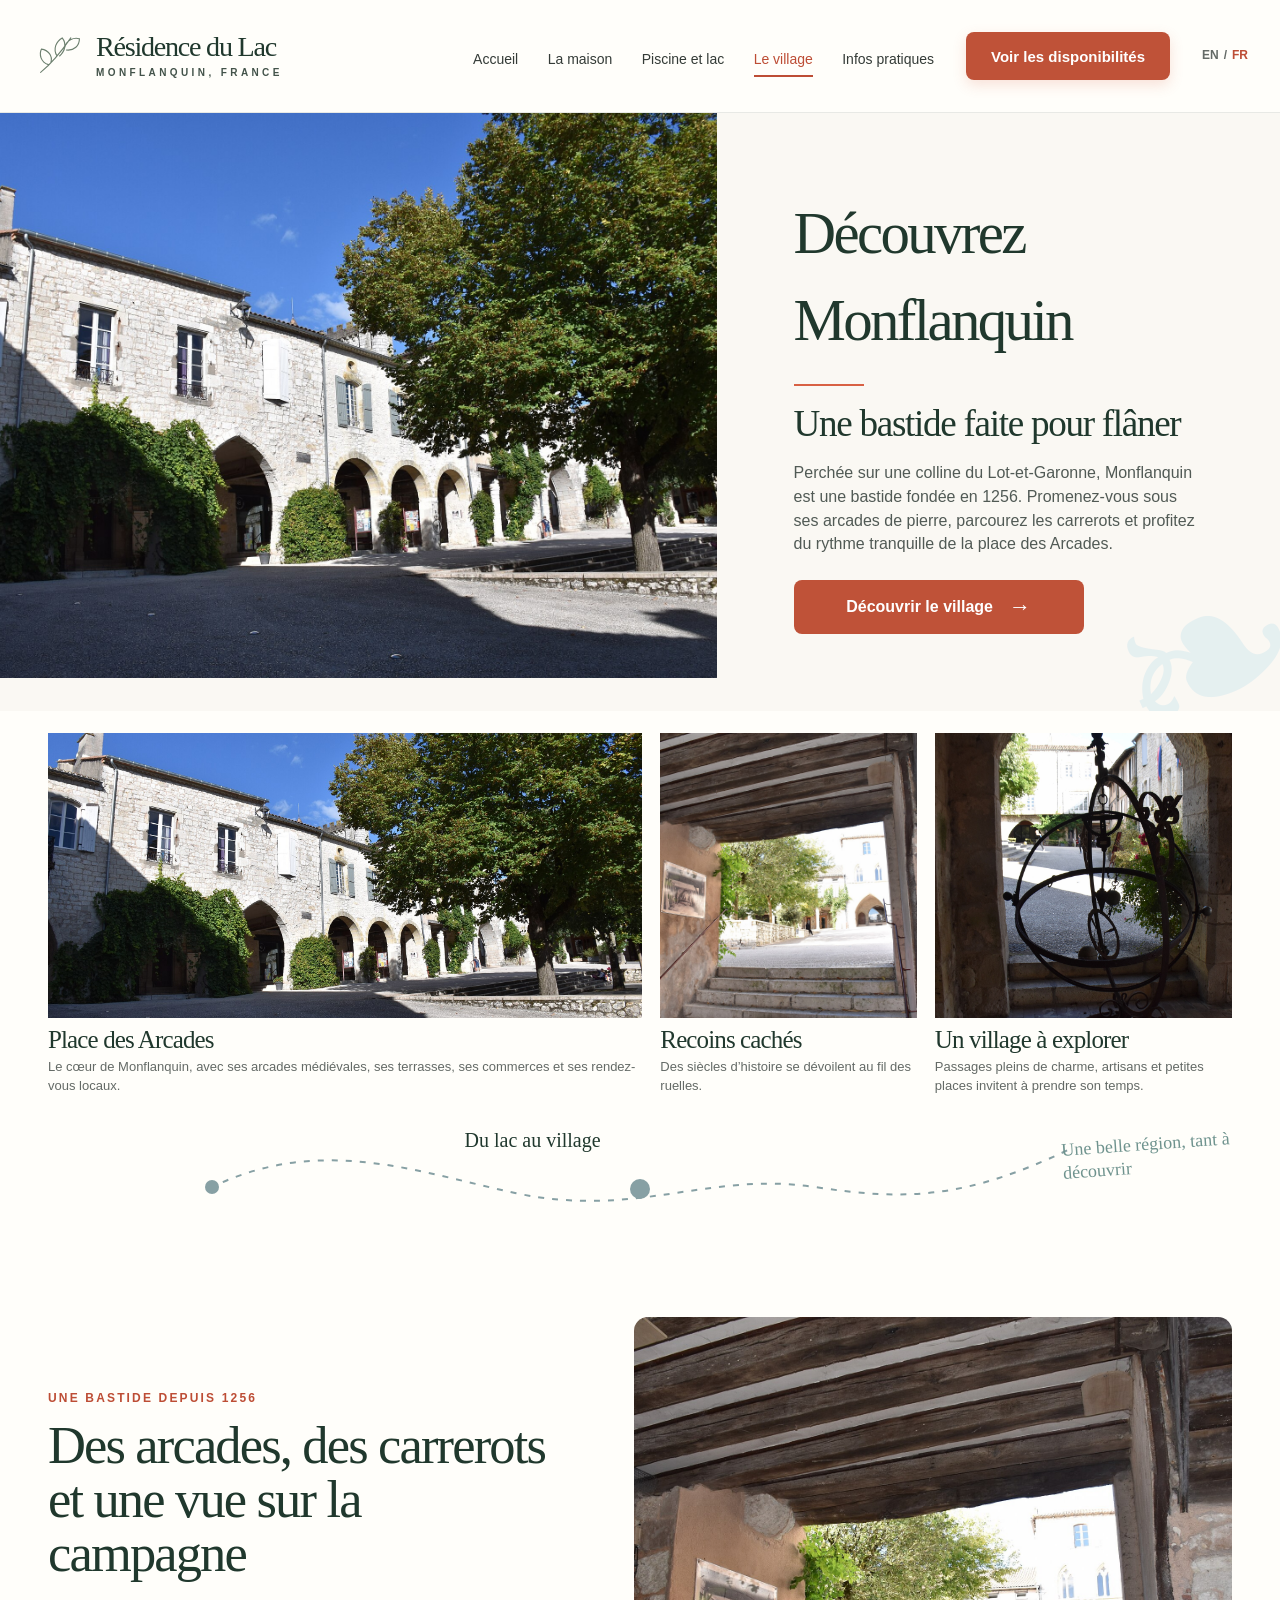
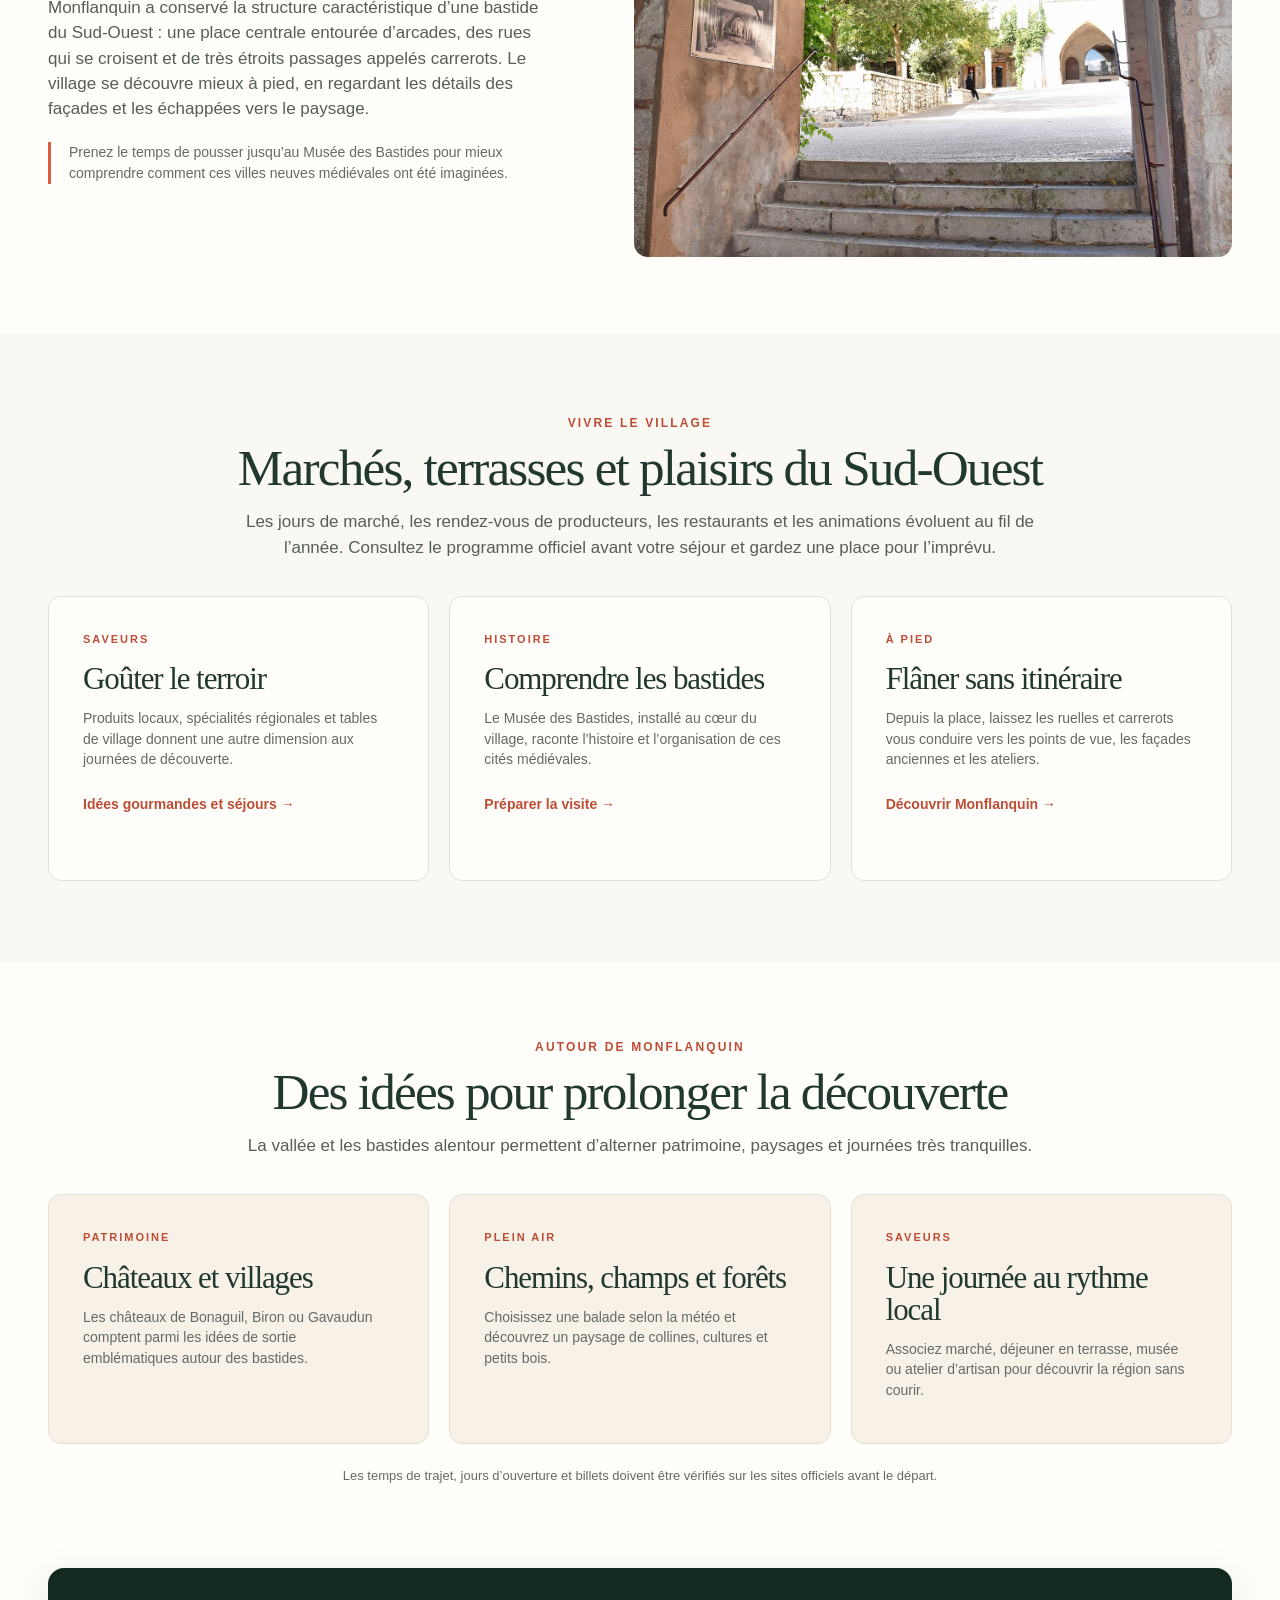
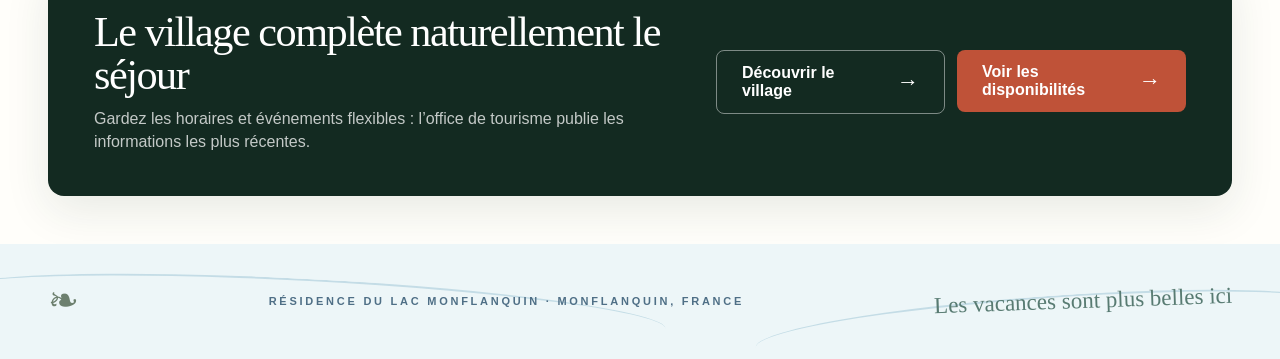
<file: preview/fr/le-village/index.html>
<!doctype html>
<html lang="fr">
<head>
  <meta charset="utf-8">
  <meta name="viewport" content="width=device-width, initial-scale=1">
  <meta name="robots" content="noindex, nofollow">
  <title>Le village — Résidence du Lac Monflanquin</title>
  <meta name="description" content="Aperçu privé du site de la Résidence du Lac Monflanquin.">
  <link rel="stylesheet" href="../../../wordpress-theme/lac-coulon-stay/style.css">
</head>
<body>
<!-- wp:group {"className":"site-shell page-fr-village","metadata":{"name":"Le village page"},"layout":{"type":"default"}} -->
<div class="wp-block-group site-shell page-fr-village"><!-- wp:group {"className":"site-header-shell","metadata":{"name":"Site header"},"layout":{"type":"default"}} -->
<div class="wp-block-group site-header-shell"><!-- wp:html -->
<header class="site-header">
  <a class="brand-lockup" href="../index.html"><span class="brand-leaf" aria-hidden="true"><svg viewBox="0 0 58 58" fill="none" stroke="currentColor" stroke-width="1.3" stroke-linecap="round"><path d="M10 48C25 36 34 24 45 8M19 39C10 36 8 27 11 21c8 1 13 8 11 15M29 29c-5-8-1-17 6-21 5 6 4 15-3 21M38 19c2-8 10-12 17-10 0 8-6 14-15 13"/></svg></span><span><strong>Résidence du Lac</strong><small>MONFLANQUIN, FRANCE</small></span></a>
  <button class="menu-toggle" type="button" aria-expanded="false" aria-controls="site-navigation"><span class="screen-reader-text">Ouvrir le menu</span><span aria-hidden="true">☰</span></button>
  <nav id="site-navigation" class="site-nav" aria-label="Navigation principale"><a href="../index.html">Accueil</a><a href="../la-maison/index.html">La maison</a><a href="../piscine-et-lac/index.html">Piscine et lac</a><a href="index.html" aria-current="page">Le village</a><a href="../infos-pratiques/index.html">Infos pratiques</a><a class="mobile-booking-link" href="https://www.airbnb.com/rooms/1702932144013864164" target="_blank" rel="noopener noreferrer">Voir les disponibilités</a><span class="mobile-language-switch"><a href="../../the-village/index.html" hreflang="en" lang="en">English</a><span aria-current="page" lang="fr">Français</span></span></nav>
  <a class="header-cta" href="https://www.airbnb.com/rooms/1702932144013864164" target="_blank" rel="noopener noreferrer">Voir les disponibilités</a>
  <p class="language-switch"><a href="../../the-village/index.html" hreflang="en" lang="en">EN</a><span aria-hidden="true">/</span><span aria-current="page" lang="fr">FR</span></p>
</header>
<!-- /wp:html --></div>
<!-- /wp:group -->
<!-- wp:group {"className":"village-hero","metadata":{"name":"Village introduction"},"layout":{"type":"default"}} -->
<div class="wp-block-group village-hero"><!-- wp:group {"className":"village-hero-photo","metadata":{"name":"Monflanquin photograph"},"layout":{"type":"default"}} -->
<div class="wp-block-group village-hero-photo"><!-- wp:image {"sizeSlug":"full","linkDestination":"none"} -->
<figure class="wp-block-image size-full"><img src="../../../wordpress-theme/lac-coulon-stay/assets/images/monflanquin.jpg" alt="Arcades en pierre et place ombragée de Monflanquin"/></figure>
<!-- /wp:image --></div>
<!-- /wp:group --><!-- wp:group {"className":"village-hero-copy","metadata":{"name":"Village story"},"layout":{"type":"default"}} -->
<div class="wp-block-group village-hero-copy"><!-- wp:paragraph {"className":"village-display"} -->
<p class="village-display">Découvrez Monflanquin</p>
<!-- /wp:paragraph --><!-- wp:heading {"level":1} -->
<h1 class="wp-block-heading">Une bastide faite pour flâner</h1>
<!-- /wp:heading --><!-- wp:paragraph {"className":"village-intro"} -->
<p class="village-intro">Perchée sur une colline du Lot-et-Garonne, Monflanquin est une bastide fondée en 1256. Promenez-vous sous ses arcades de pierre, parcourez les carrerots et profitez du rythme tranquille de la place des Arcades.</p>
<!-- /wp:paragraph --><!-- wp:buttons -->
<div class="wp-block-buttons"><!-- wp:button {"className":"button-primary"} -->
<div class="wp-block-button button-primary"><a class="wp-block-button__link wp-element-button" href="https://www.coeurdebastides.com/fr/fiche/140/bastide-de-monflanquin" target="_blank" rel="noopener noreferrer">Découvrir le village <span aria-hidden="true">→</span></a></div>
<!-- /wp:button --></div>
<!-- /wp:buttons --></div>
<!-- /wp:group --></div>
<!-- /wp:group -->
<!-- wp:group {"className":"village-gallery","metadata":{"name":"Village gallery"},"layout":{"type":"default"}} -->
<div class="wp-block-group village-gallery"><!-- wp:group {"className":"village-feature village-feature-wide","metadata":{"name":"Place des Arcades"},"layout":{"type":"default"}} -->
<div class="wp-block-group village-feature village-feature-wide"><!-- wp:image {"sizeSlug":"full","linkDestination":"none"} -->
<figure class="wp-block-image size-full"><img src="../../../wordpress-theme/lac-coulon-stay/assets/images/monflanquin.jpg" alt="Place des Arcades à Monflanquin"/></figure>
<!-- /wp:image --><!-- wp:heading {"level":2} -->
<h2 class="wp-block-heading">Place des Arcades</h2>
<!-- /wp:heading --><!-- wp:paragraph -->
<p>Le cœur de Monflanquin, avec ses arcades médiévales, ses terrasses, ses commerces et ses rendez-vous locaux.</p>
<!-- /wp:paragraph --></div>
<!-- /wp:group --><!-- wp:group {"className":"village-feature","metadata":{"name":"Recoins cachés"},"layout":{"type":"default"}} -->
<div class="wp-block-group village-feature"><!-- wp:image {"sizeSlug":"full","linkDestination":"none"} -->
<figure class="wp-block-image size-full"><img src="../../../wordpress-theme/lac-coulon-stay/assets/images/monflanquin-arcade.jpg" alt="Vue sous une arcade de Monflanquin"/></figure>
<!-- /wp:image --><!-- wp:heading {"level":2} -->
<h2 class="wp-block-heading">Recoins cachés</h2>
<!-- /wp:heading --><!-- wp:paragraph -->
<p>Des siècles d’histoire se dévoilent au fil des ruelles.</p>
<!-- /wp:paragraph --></div>
<!-- /wp:group --><!-- wp:group {"className":"village-feature","metadata":{"name":"Un village à explorer"},"layout":{"type":"default"}} -->
<div class="wp-block-group village-feature"><!-- wp:image {"sizeSlug":"full","linkDestination":"none"} -->
<figure class="wp-block-image size-full"><img src="../../../wordpress-theme/lac-coulon-stay/assets/images/monflanquin-passage.jpg" alt="Passage ancien de Monflanquin"/></figure>
<!-- /wp:image --><!-- wp:heading {"level":2} -->
<h2 class="wp-block-heading">Un village à explorer</h2>
<!-- /wp:heading --><!-- wp:paragraph -->
<p>Passages pleins de charme, artisans et petites places invitent à prendre son temps.</p>
<!-- /wp:paragraph --></div>
<!-- /wp:group --></div>
<!-- /wp:group -->
<!-- wp:group {"className":"route-band","metadata":{"name":"Lake to village"},"layout":{"type":"default"}} -->
<div class="wp-block-group route-band"><!-- wp:paragraph {"className":"route-title"} -->
<p class="route-title">Du lac au village</p>
<!-- /wp:paragraph --><!-- wp:html -->
<svg viewBox="0 0 900 105" role="img" aria-label="Itinéraire du lac Coulon à Monflanquin"><path d="M20 77c110-54 207-16 305 5 123 26 192-22 300-6 90 14 151 12 255-38" fill="none" stroke="currentColor" stroke-width="2" stroke-dasharray="6 8"/><circle cx="22" cy="76" r="7"/><path d="M4 94h60M14 89l12-18 13 18 8-11 12 11" fill="none"/><path d="M842 67h40v27h-40zM852 67V45h20v22m-9-22V32m-9 62V77m18 17V77" fill="none"/><circle cx="450" cy="78" r="10"/><path d="M440 78h20m-10-10v20"/></svg>
<!-- /wp:html --><!-- wp:paragraph {"className":"route-script"} -->
<p class="route-script">Une belle région, tant à découvrir</p>
<!-- /wp:paragraph --></div>
<!-- /wp:group -->
<!-- wp:group {"className":"editorial-split village-history","metadata":{"name":"Bastide history"},"layout":{"type":"default"}} -->
<div class="wp-block-group editorial-split village-history"><!-- wp:group {"className":"editorial-copy","metadata":{"name":"Bastide history story"},"layout":{"type":"default"}} -->
<div class="wp-block-group editorial-copy"><!-- wp:paragraph {"className":"overline"} -->
<p class="overline">UNE BASTIDE DEPUIS 1256</p>
<!-- /wp:paragraph --><!-- wp:heading {"level":2} -->
<h2 class="wp-block-heading">Des arcades, des carrerots et une vue sur la campagne</h2>
<!-- /wp:heading --><!-- wp:paragraph {"className":"section-intro"} -->
<p class="section-intro">Monflanquin a conservé la structure caractéristique d’une bastide du Sud-Ouest : une place centrale entourée d’arcades, des rues qui se croisent et de très étroits passages appelés carrerots. Le village se découvre mieux à pied, en regardant les détails des façades et les échappées vers le paysage.</p>
<!-- /wp:paragraph --><!-- wp:paragraph {"className":"detail-note"} -->
<p class="detail-note">Prenez le temps de pousser jusqu’au Musée des Bastides pour mieux comprendre comment ces villes neuves médiévales ont été imaginées.</p>
<!-- /wp:paragraph --></div>
<!-- /wp:group --><!-- wp:image {"sizeSlug":"full","linkDestination":"none","className":"editorial-media"} -->
<figure class="wp-block-image size-full editorial-media"><img src="../../../wordpress-theme/lac-coulon-stay/assets/images/monflanquin-arcade.jpg" alt="Arcade en pierre et passage dans la bastide"/></figure>
<!-- /wp:image --></div>
<!-- /wp:group -->
<!-- wp:group {"className":"village-life-section","metadata":{"name":"Village life"},"layout":{"type":"default"}} -->
<div class="wp-block-group village-life-section"><!-- wp:group {"className":"section-heading","metadata":{"name":"Marchés, terrasses et plaisirs du Sud-Ouest introduction"},"layout":{"type":"default"}} -->
<div class="wp-block-group section-heading"><!-- wp:paragraph {"className":"overline"} -->
<p class="overline">VIVRE LE VILLAGE</p>
<!-- /wp:paragraph --><!-- wp:heading {"level":2} -->
<h2 class="wp-block-heading">Marchés, terrasses et plaisirs du Sud-Ouest</h2>
<!-- /wp:heading --><!-- wp:paragraph {"className":"section-intro"} -->
<p class="section-intro">Les jours de marché, les rendez-vous de producteurs, les restaurants et les animations évoluent au fil de l’année. Consultez le programme officiel avant votre séjour et gardez une place pour l’imprévu.</p>
<!-- /wp:paragraph --></div>
<!-- /wp:group --><!-- wp:group {"className":"text-card-grid","metadata":{"name":"Village life ideas"},"layout":{"type":"default"}} -->
<div class="wp-block-group text-card-grid"><!-- wp:group {"className":"text-card","metadata":{"name":"Goûter le terroir information"},"layout":{"type":"default"}} -->
<div class="wp-block-group text-card"><!-- wp:paragraph {"className":"text-card-kicker"} -->
<p class="text-card-kicker">SAVEURS</p>
<!-- /wp:paragraph --><!-- wp:heading {"level":3} -->
<h3 class="wp-block-heading">Goûter le terroir</h3>
<!-- /wp:heading --><!-- wp:paragraph -->
<p>Produits locaux, spécialités régionales et tables de village donnent une autre dimension aux journées de découverte.</p>
<!-- /wp:paragraph --><!-- wp:paragraph {"className":"text-card-link"} -->
<p class="text-card-link"><a href="https://www.coeurdebastides.com/fr/page/124/sejours-inspirants" target="_blank" rel="noopener noreferrer">Idées gourmandes et séjours <span aria-hidden="true">→</span></a></p>
<!-- /wp:paragraph --></div>
<!-- /wp:group --><!-- wp:group {"className":"text-card","metadata":{"name":"Comprendre les bastides information"},"layout":{"type":"default"}} -->
<div class="wp-block-group text-card"><!-- wp:paragraph {"className":"text-card-kicker"} -->
<p class="text-card-kicker">HISTOIRE</p>
<!-- /wp:paragraph --><!-- wp:heading {"level":3} -->
<h3 class="wp-block-heading">Comprendre les bastides</h3>
<!-- /wp:heading --><!-- wp:paragraph -->
<p>Le Musée des Bastides, installé au cœur du village, raconte l’histoire et l’organisation de ces cités médiévales.</p>
<!-- /wp:paragraph --><!-- wp:paragraph {"className":"text-card-link"} -->
<p class="text-card-link"><a href="https://www.coeurdebastides.com/fr/fiche/140/bastide-de-monflanquin" target="_blank" rel="noopener noreferrer">Préparer la visite <span aria-hidden="true">→</span></a></p>
<!-- /wp:paragraph --></div>
<!-- /wp:group --><!-- wp:group {"className":"text-card","metadata":{"name":"Flâner sans itinéraire information"},"layout":{"type":"default"}} -->
<div class="wp-block-group text-card"><!-- wp:paragraph {"className":"text-card-kicker"} -->
<p class="text-card-kicker">À PIED</p>
<!-- /wp:paragraph --><!-- wp:heading {"level":3} -->
<h3 class="wp-block-heading">Flâner sans itinéraire</h3>
<!-- /wp:heading --><!-- wp:paragraph -->
<p>Depuis la place, laissez les ruelles et carrerots vous conduire vers les points de vue, les façades anciennes et les ateliers.</p>
<!-- /wp:paragraph --><!-- wp:paragraph {"className":"text-card-link"} -->
<p class="text-card-link"><a href="https://www.coeurdebastides.com/fr/fiche/140/bastide-de-monflanquin" target="_blank" rel="noopener noreferrer">Découvrir Monflanquin <span aria-hidden="true">→</span></a></p>
<!-- /wp:paragraph --></div>
<!-- /wp:group --></div>
<!-- /wp:group --></div>
<!-- /wp:group -->
<!-- wp:group {"className":"area-ideas-section","metadata":{"name":"Area day ideas"},"layout":{"type":"default"}} -->
<div class="wp-block-group area-ideas-section"><!-- wp:group {"className":"section-heading","metadata":{"name":"Des idées pour prolonger la découverte introduction"},"layout":{"type":"default"}} -->
<div class="wp-block-group section-heading"><!-- wp:paragraph {"className":"overline"} -->
<p class="overline">AUTOUR DE MONFLANQUIN</p>
<!-- /wp:paragraph --><!-- wp:heading {"level":2} -->
<h2 class="wp-block-heading">Des idées pour prolonger la découverte</h2>
<!-- /wp:heading --><!-- wp:paragraph {"className":"section-intro"} -->
<p class="section-intro">La vallée et les bastides alentour permettent d’alterner patrimoine, paysages et journées très tranquilles.</p>
<!-- /wp:paragraph --></div>
<!-- /wp:group --><!-- wp:group {"className":"area-card-grid","metadata":{"name":"Days out around Monflanquin"},"layout":{"type":"default"}} -->
<div class="wp-block-group area-card-grid"><!-- wp:group {"className":"text-card","metadata":{"name":"Châteaux et villages information"},"layout":{"type":"default"}} -->
<div class="wp-block-group text-card"><!-- wp:paragraph {"className":"text-card-kicker"} -->
<p class="text-card-kicker">PATRIMOINE</p>
<!-- /wp:paragraph --><!-- wp:heading {"level":3} -->
<h3 class="wp-block-heading">Châteaux et villages</h3>
<!-- /wp:heading --><!-- wp:paragraph -->
<p>Les châteaux de Bonaguil, Biron ou Gavaudun comptent parmi les idées de sortie emblématiques autour des bastides.</p>
<!-- /wp:paragraph --></div>
<!-- /wp:group --><!-- wp:group {"className":"text-card","metadata":{"name":"Chemins, champs et forêts information"},"layout":{"type":"default"}} -->
<div class="wp-block-group text-card"><!-- wp:paragraph {"className":"text-card-kicker"} -->
<p class="text-card-kicker">PLEIN AIR</p>
<!-- /wp:paragraph --><!-- wp:heading {"level":3} -->
<h3 class="wp-block-heading">Chemins, champs et forêts</h3>
<!-- /wp:heading --><!-- wp:paragraph -->
<p>Choisissez une balade selon la météo et découvrez un paysage de collines, cultures et petits bois.</p>
<!-- /wp:paragraph --></div>
<!-- /wp:group --><!-- wp:group {"className":"text-card","metadata":{"name":"Une journée au rythme local information"},"layout":{"type":"default"}} -->
<div class="wp-block-group text-card"><!-- wp:paragraph {"className":"text-card-kicker"} -->
<p class="text-card-kicker">SAVEURS</p>
<!-- /wp:paragraph --><!-- wp:heading {"level":3} -->
<h3 class="wp-block-heading">Une journée au rythme local</h3>
<!-- /wp:heading --><!-- wp:paragraph -->
<p>Associez marché, déjeuner en terrasse, musée ou atelier d’artisan pour découvrir la région sans courir.</p>
<!-- /wp:paragraph --></div>
<!-- /wp:group --></div>
<!-- /wp:group --><!-- wp:paragraph {"className":"info-note"} -->
<p class="info-note">Les temps de trajet, jours d’ouverture et billets doivent être vérifiés sur les sites officiels avant le départ.</p>
<!-- /wp:paragraph --></div>
<!-- /wp:group -->
<!-- wp:group {"className":"cta-band village-closing-band","metadata":{"name":"Village closing call to action"},"layout":{"type":"default"}} -->
<div class="wp-block-group cta-band village-closing-band"><!-- wp:group {"className":"cta-band-copy","metadata":{"name":"Village closing message"},"layout":{"type":"default"}} -->
<div class="wp-block-group cta-band-copy"><!-- wp:heading {"level":2} -->
<h2 class="wp-block-heading">Le village complète naturellement le séjour</h2>
<!-- /wp:heading --><!-- wp:paragraph -->
<p>Gardez les horaires et événements flexibles : l’office de tourisme publie les informations les plus récentes.</p>
<!-- /wp:paragraph --></div>
<!-- /wp:group --><!-- wp:group {"className":"cta-band-actions","metadata":{"name":"Village actions"},"layout":{"type":"default"}} -->
<div class="wp-block-group cta-band-actions"><!-- wp:buttons -->
<div class="wp-block-buttons"><!-- wp:button {"className":"button-secondary"} -->
<div class="wp-block-button button-secondary"><a class="wp-block-button__link wp-element-button" href="https://www.coeurdebastides.com/fr/fiche/140/bastide-de-monflanquin" target="_blank" rel="noopener noreferrer">Découvrir le village <span aria-hidden="true">→</span></a></div>
<!-- /wp:button --></div>
<!-- /wp:buttons --><!-- wp:buttons -->
<div class="wp-block-buttons"><!-- wp:button {"className":"button-primary"} -->
<div class="wp-block-button button-primary"><a class="wp-block-button__link wp-element-button" href="https://www.airbnb.com/rooms/1702932144013864164" target="_blank" rel="noopener noreferrer">Voir les disponibilités <span aria-hidden="true">→</span></a></div>
<!-- /wp:button --></div>
<!-- /wp:buttons --></div>
<!-- /wp:group --></div>
<!-- /wp:group -->
<!-- wp:group {"className":"site-footer","metadata":{"name":"Site footer"},"layout":{"type":"default"}} -->
<div class="wp-block-group site-footer"><!-- wp:group {"className":"footer-inner","metadata":{"name":"Footer content"},"layout":{"type":"default"}} -->
<div class="wp-block-group footer-inner"><!-- wp:paragraph {"className":"footer-leaf"} -->
<p class="footer-leaf">❧</p>
<!-- /wp:paragraph --><!-- wp:paragraph {"className":"footer-kicker"} -->
<p class="footer-kicker">Résidence du Lac Monflanquin · Monflanquin, France</p>
<!-- /wp:paragraph --><!-- wp:paragraph {"className":"footer-script"} -->
<p class="footer-script">Les vacances sont plus belles ici</p>
<!-- /wp:paragraph --></div>
<!-- /wp:group --></div>
<!-- /wp:group --></div>
<!-- /wp:group -->
<script src="../../../wordpress-theme/lac-coulon-stay/assets/site.js" defer></script>
</body>
</html>
</file>
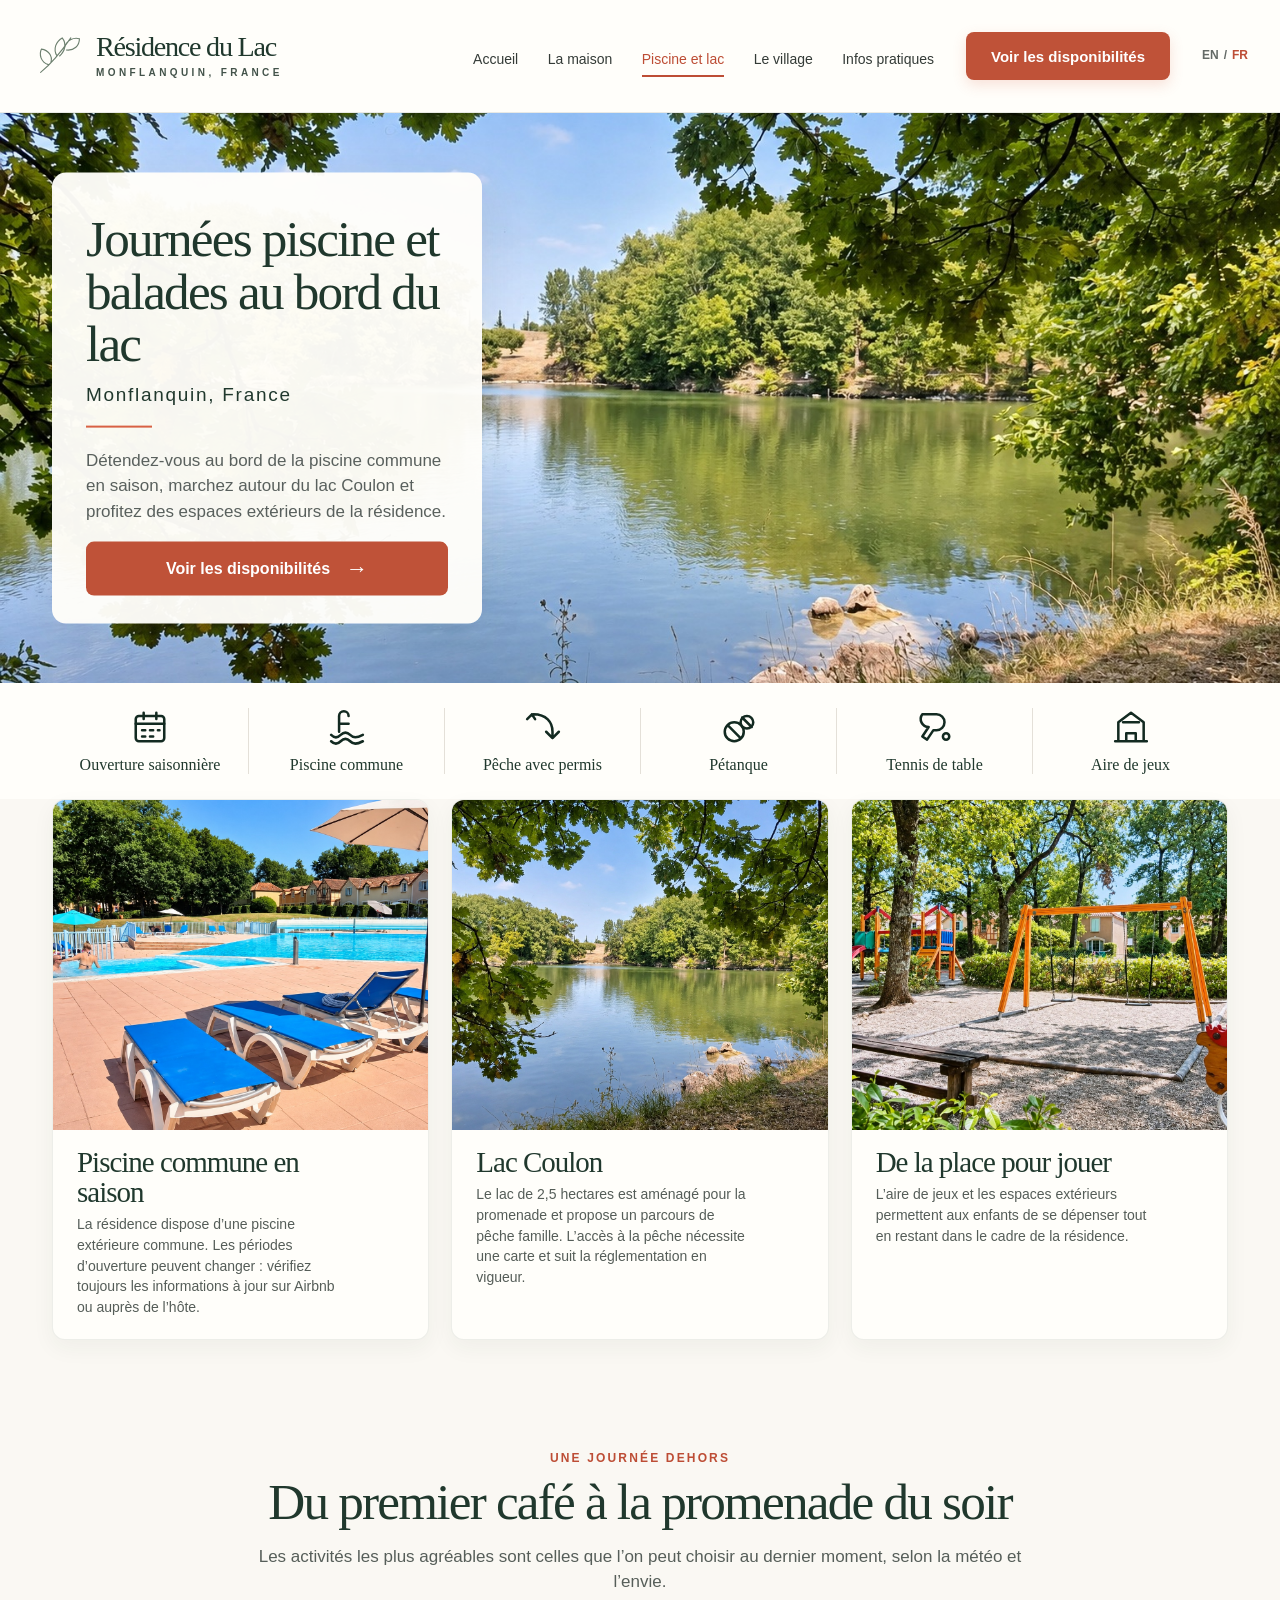
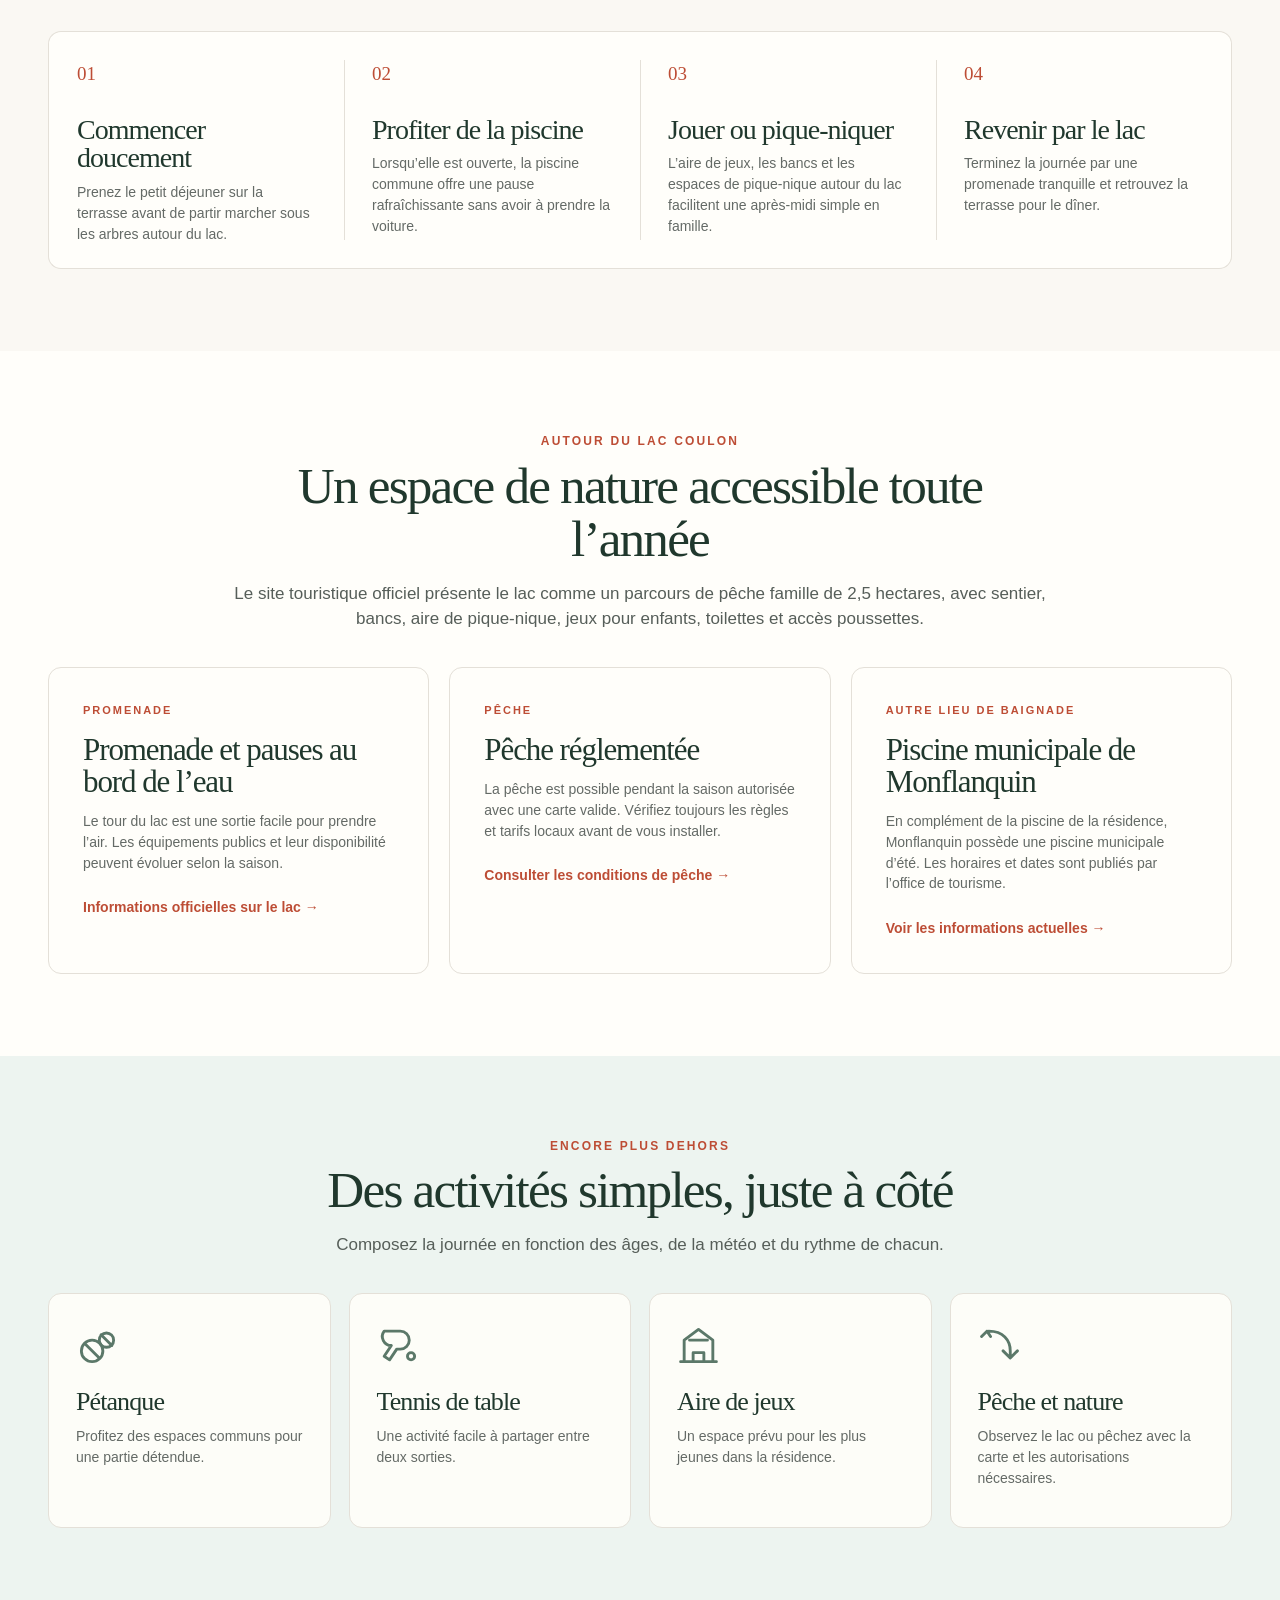
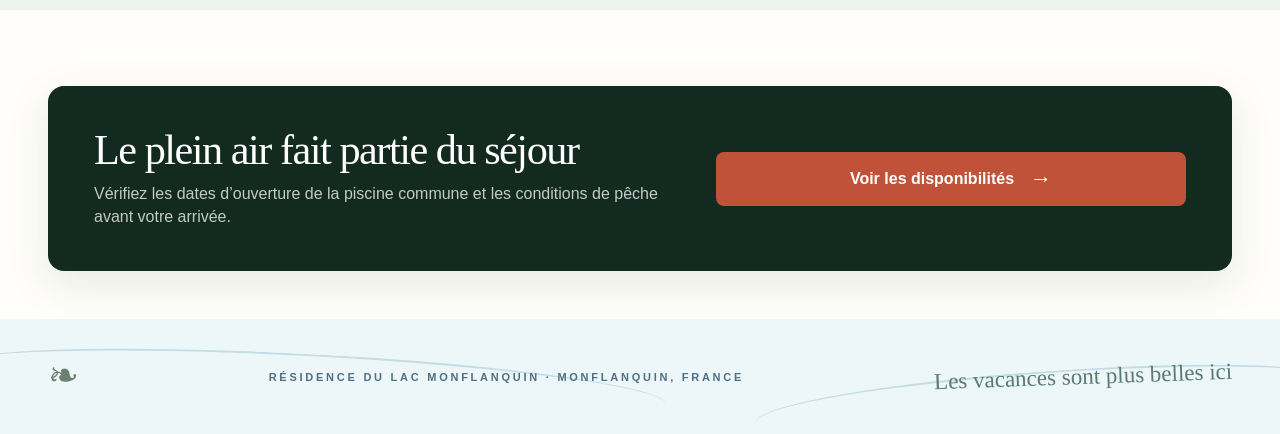
<file: preview/fr/piscine-et-lac/index.html>
<!doctype html>
<html lang="fr">
<head>
  <meta charset="utf-8">
  <meta name="viewport" content="width=device-width, initial-scale=1">
  <meta name="robots" content="noindex, nofollow">
  <title>Piscine et lac — Résidence du Lac Monflanquin</title>
  <meta name="description" content="Aperçu privé du site de la Résidence du Lac Monflanquin.">
  <link rel="stylesheet" href="../../../wordpress-theme/lac-coulon-stay/style.css">
</head>
<body>
<!-- wp:group {"className":"site-shell page-fr-pool-lake","metadata":{"name":"Piscine et lac page"},"layout":{"type":"default"}} -->
<div class="wp-block-group site-shell page-fr-pool-lake"><!-- wp:group {"className":"site-header-shell","metadata":{"name":"Site header"},"layout":{"type":"default"}} -->
<div class="wp-block-group site-header-shell"><!-- wp:html -->
<header class="site-header">
  <a class="brand-lockup" href="../index.html"><span class="brand-leaf" aria-hidden="true"><svg viewBox="0 0 58 58" fill="none" stroke="currentColor" stroke-width="1.3" stroke-linecap="round"><path d="M10 48C25 36 34 24 45 8M19 39C10 36 8 27 11 21c8 1 13 8 11 15M29 29c-5-8-1-17 6-21 5 6 4 15-3 21M38 19c2-8 10-12 17-10 0 8-6 14-15 13"/></svg></span><span><strong>Résidence du Lac</strong><small>MONFLANQUIN, FRANCE</small></span></a>
  <button class="menu-toggle" type="button" aria-expanded="false" aria-controls="site-navigation"><span class="screen-reader-text">Ouvrir le menu</span><span aria-hidden="true">☰</span></button>
  <nav id="site-navigation" class="site-nav" aria-label="Navigation principale"><a href="../index.html">Accueil</a><a href="../la-maison/index.html">La maison</a><a href="index.html" aria-current="page">Piscine et lac</a><a href="../le-village/index.html">Le village</a><a href="../infos-pratiques/index.html">Infos pratiques</a><a class="mobile-booking-link" href="https://www.airbnb.com/rooms/1702932144013864164" target="_blank" rel="noopener noreferrer">Voir les disponibilités</a><span class="mobile-language-switch"><a href="../../pool-and-lake/index.html" hreflang="en" lang="en">English</a><span aria-current="page" lang="fr">Français</span></span></nav>
  <a class="header-cta" href="https://www.airbnb.com/rooms/1702932144013864164" target="_blank" rel="noopener noreferrer">Voir les disponibilités</a>
  <p class="language-switch"><a href="../../pool-and-lake/index.html" hreflang="en" lang="en">EN</a><span aria-hidden="true">/</span><span aria-current="page" lang="fr">FR</span></p>
</header>
<!-- /wp:html --></div>
<!-- /wp:group -->
<!-- wp:group {"className":"pool-hero","metadata":{"name":"Pool and lake hero"},"layout":{"type":"default"}} -->
<div class="wp-block-group pool-hero"><!-- wp:image {"sizeSlug":"full","linkDestination":"none","className":"pool-hero-image"} -->
<figure class="wp-block-image size-full pool-hero-image"><img src="../../../wordpress-theme/lac-coulon-stay/assets/images/lac-coulon-review-clean.jpg" alt="Lac Coulon entouré de grands arbres"/></figure>
<!-- /wp:image --><!-- wp:group {"className":"pool-hero-card","metadata":{"name":"Pool and lake introduction"},"layout":{"type":"default"}} -->
<div class="wp-block-group pool-hero-card"><!-- wp:heading {"level":1} -->
<h1 class="wp-block-heading">Journées piscine et<br>balades au bord du lac</h1>
<!-- /wp:heading --><!-- wp:paragraph {"className":"location-line"} -->
<p class="location-line">Monflanquin, France</p>
<!-- /wp:paragraph --><!-- wp:paragraph {"className":"hero-copy"} -->
<p class="hero-copy">Détendez-vous au bord de la piscine commune en saison, marchez autour du lac Coulon et profitez des espaces extérieurs de la résidence.</p>
<!-- /wp:paragraph --><!-- wp:buttons -->
<div class="wp-block-buttons"><!-- wp:button {"className":"button-primary"} -->
<div class="wp-block-button button-primary"><a class="wp-block-button__link wp-element-button" href="https://www.airbnb.com/rooms/1702932144013864164" target="_blank" rel="noopener noreferrer">Voir les disponibilités <span aria-hidden="true">→</span></a></div>
<!-- /wp:button --></div>
<!-- /wp:buttons --></div>
<!-- /wp:group --></div>
<!-- /wp:group -->
<!-- wp:group {"className":"amenity-strip amenity-strip-wide","metadata":{"name":"Outdoor activities"},"layout":{"type":"default"}} -->
<div class="wp-block-group amenity-strip amenity-strip-wide"><!-- wp:group {"className":"amenity-item","metadata":{"name":"Ouverture saisonnière amenity"},"layout":{"type":"default"}} -->
<div class="wp-block-group amenity-item"><!-- wp:html -->
<span class="line-icon" aria-hidden="true"><svg viewBox="0 0 24 24" fill="none" stroke="currentColor" stroke-width="1.6" stroke-linecap="round" stroke-linejoin="round"><rect x="3" y="5" width="18" height="16" rx="2"/><path d="M8 3v4m8-4v4M3 10h18M7 14h2m3 0h2m3 0h1M7 18h2m3 0h2"/></svg></span>
<!-- /wp:html --><!-- wp:paragraph {"className":"amenity-title"} -->
<p class="amenity-title">Ouverture saisonnière</p>
<!-- /wp:paragraph --></div>
<!-- /wp:group --><!-- wp:group {"className":"amenity-item","metadata":{"name":"Piscine commune amenity"},"layout":{"type":"default"}} -->
<div class="wp-block-group amenity-item"><!-- wp:html -->
<span class="line-icon" aria-hidden="true"><svg viewBox="0 0 24 24" fill="none" stroke="currentColor" stroke-width="1.6" stroke-linecap="round" stroke-linejoin="round"><path d="M2 17c2 2 4 2 6 0s4-2 6 0 4 2 8 0M2 21c2 2 4 2 6 0s4-2 6 0 4 2 8 0M7 15V5a3 3 0 0 1 6 0m-6 5h6"/></svg></span>
<!-- /wp:html --><!-- wp:paragraph {"className":"amenity-title"} -->
<p class="amenity-title">Piscine commune</p>
<!-- /wp:paragraph --></div>
<!-- /wp:group --><!-- wp:group {"className":"amenity-item","metadata":{"name":"Pêche avec permis amenity"},"layout":{"type":"default"}} -->
<div class="wp-block-group amenity-item"><!-- wp:html -->
<span class="line-icon" aria-hidden="true"><svg viewBox="0 0 24 24" fill="none" stroke="currentColor" stroke-width="1.6" stroke-linecap="round" stroke-linejoin="round"><path d="M6 4c8 0 12 5 12 11v4m-4-4 4 4 4-4M5 4 2 7m3-3 2 3"/></svg></span>
<!-- /wp:html --><!-- wp:paragraph {"className":"amenity-title"} -->
<p class="amenity-title">Pêche avec permis</p>
<!-- /wp:paragraph --></div>
<!-- /wp:group --><!-- wp:group {"className":"amenity-item","metadata":{"name":"Pétanque amenity"},"layout":{"type":"default"}} -->
<div class="wp-block-group amenity-item"><!-- wp:html -->
<span class="line-icon" aria-hidden="true"><svg viewBox="0 0 24 24" fill="none" stroke="currentColor" stroke-width="1.6" stroke-linecap="round" stroke-linejoin="round"><circle cx="9" cy="15" r="6"/><circle cx="17" cy="9" r="4"/><path d="m5 11 8 8m1-13 6 6"/></svg></span>
<!-- /wp:html --><!-- wp:paragraph {"className":"amenity-title"} -->
<p class="amenity-title">Pétanque</p>
<!-- /wp:paragraph --></div>
<!-- /wp:group --><!-- wp:group {"className":"amenity-item","metadata":{"name":"Tennis de table amenity"},"layout":{"type":"default"}} -->
<div class="wp-block-group amenity-item"><!-- wp:html -->
<span class="line-icon" aria-hidden="true"><svg viewBox="0 0 24 24" fill="none" stroke="currentColor" stroke-width="1.6" stroke-linecap="round" stroke-linejoin="round"><path d="M4 4h9a5 5 0 0 1 0 10h-2l-4 6-3-2 4-6A5 5 0 0 1 4 4Z"/><circle cx="19" cy="18" r="2"/></svg></span>
<!-- /wp:html --><!-- wp:paragraph {"className":"amenity-title"} -->
<p class="amenity-title">Tennis de table</p>
<!-- /wp:paragraph --></div>
<!-- /wp:group --><!-- wp:group {"className":"amenity-item","metadata":{"name":"Aire de jeux amenity"},"layout":{"type":"default"}} -->
<div class="wp-block-group amenity-item"><!-- wp:html -->
<span class="line-icon" aria-hidden="true"><svg viewBox="0 0 24 24" fill="none" stroke="currentColor" stroke-width="1.6" stroke-linecap="round" stroke-linejoin="round"><path d="M4 21V9l8-6 8 6v12M7 9h10M9 21v-5h6v5M2 21h20"/></svg></span>
<!-- /wp:html --><!-- wp:paragraph {"className":"amenity-title"} -->
<p class="amenity-title">Aire de jeux</p>
<!-- /wp:paragraph --></div>
<!-- /wp:group --></div>
<!-- /wp:group -->
<!-- wp:group {"className":"story-cards-section outdoor-cards","metadata":{"name":"Outdoor highlights"},"layout":{"type":"default"}} -->
<div class="wp-block-group story-cards-section outdoor-cards"><!-- wp:group {"className":"story-card-grid","metadata":{"name":"Pool, lake and playground"},"layout":{"type":"default"}} -->
<div class="wp-block-group story-card-grid"><!-- wp:group {"className":"story-card","metadata":{"name":"Piscine commune en saison card"},"layout":{"type":"default"}} -->
<div class="wp-block-group story-card"><!-- wp:image {"sizeSlug":"full","linkDestination":"none","className":"story-card-image"} -->
<figure class="wp-block-image size-full story-card-image"><img src="../../../wordpress-theme/lac-coulon-stay/assets/images/residence-pool-review-clean.jpg" alt="Piscine commune avec transats"/></figure>
<!-- /wp:image --><!-- wp:group {"className":"story-card-body","metadata":{"name":"Piscine commune en saison text"},"layout":{"type":"default"}} -->
<div class="wp-block-group story-card-body"><!-- wp:heading {"level":2} -->
<h2 class="wp-block-heading">Piscine commune en saison</h2>
<!-- /wp:heading --><!-- wp:paragraph -->
<p>La résidence dispose d’une piscine extérieure commune. Les périodes d’ouverture peuvent changer : vérifiez toujours les informations à jour sur Airbnb ou auprès de l’hôte.</p>
<!-- /wp:paragraph --></div>
<!-- /wp:group --></div>
<!-- /wp:group --><!-- wp:group {"className":"story-card","metadata":{"name":"Lac Coulon card"},"layout":{"type":"default"}} -->
<div class="wp-block-group story-card"><!-- wp:image {"sizeSlug":"full","linkDestination":"none","className":"story-card-image"} -->
<figure class="wp-block-image size-full story-card-image"><img src="../../../wordpress-theme/lac-coulon-stay/assets/images/lac-coulon-review-clean.jpg" alt="Vue sur le lac Coulon"/></figure>
<!-- /wp:image --><!-- wp:group {"className":"story-card-body","metadata":{"name":"Lac Coulon text"},"layout":{"type":"default"}} -->
<div class="wp-block-group story-card-body"><!-- wp:heading {"level":2} -->
<h2 class="wp-block-heading">Lac Coulon</h2>
<!-- /wp:heading --><!-- wp:paragraph -->
<p>Le lac de 2,5 hectares est aménagé pour la promenade et propose un parcours de pêche famille. L’accès à la pêche nécessite une carte et suit la réglementation en vigueur.</p>
<!-- /wp:paragraph --></div>
<!-- /wp:group --></div>
<!-- /wp:group --><!-- wp:group {"className":"story-card","metadata":{"name":"De la place pour jouer card"},"layout":{"type":"default"}} -->
<div class="wp-block-group story-card"><!-- wp:image {"sizeSlug":"full","linkDestination":"none","className":"story-card-image"} -->
<figure class="wp-block-image size-full story-card-image"><img src="../../../wordpress-theme/lac-coulon-stay/assets/images/children-playground-review-clean.jpg" alt="Aire de jeux pour enfants dans la résidence"/></figure>
<!-- /wp:image --><!-- wp:group {"className":"story-card-body","metadata":{"name":"De la place pour jouer text"},"layout":{"type":"default"}} -->
<div class="wp-block-group story-card-body"><!-- wp:heading {"level":2} -->
<h2 class="wp-block-heading">De la place pour jouer</h2>
<!-- /wp:heading --><!-- wp:paragraph -->
<p>L’aire de jeux et les espaces extérieurs permettent aux enfants de se dépenser tout en restant dans le cadre de la résidence.</p>
<!-- /wp:paragraph --></div>
<!-- /wp:group --></div>
<!-- /wp:group --></div>
<!-- /wp:group --></div>
<!-- /wp:group -->
<!-- wp:group {"className":"timeline-section","metadata":{"name":"A day outside"},"layout":{"type":"default"}} -->
<div class="wp-block-group timeline-section"><!-- wp:group {"className":"section-heading","metadata":{"name":"Du premier café à la promenade du soir introduction"},"layout":{"type":"default"}} -->
<div class="wp-block-group section-heading"><!-- wp:paragraph {"className":"overline"} -->
<p class="overline">UNE JOURNÉE DEHORS</p>
<!-- /wp:paragraph --><!-- wp:heading {"level":2} -->
<h2 class="wp-block-heading">Du premier café à la promenade du soir</h2>
<!-- /wp:heading --><!-- wp:paragraph {"className":"section-intro"} -->
<p class="section-intro">Les activités les plus agréables sont celles que l’on peut choisir au dernier moment, selon la météo et l’envie.</p>
<!-- /wp:paragraph --></div>
<!-- /wp:group --><!-- wp:group {"className":"day-timeline","metadata":{"name":"Outdoor day timeline"},"layout":{"type":"default"}} -->
<div class="wp-block-group day-timeline"><!-- wp:group {"className":"travel-step","metadata":{"name":"Commencer doucement step"},"layout":{"type":"default"}} -->
<div class="wp-block-group travel-step"><!-- wp:paragraph {"className":"step-number"} -->
<p class="step-number">01</p>
<!-- /wp:paragraph --><!-- wp:heading {"level":3} -->
<h3 class="wp-block-heading">Commencer doucement</h3>
<!-- /wp:heading --><!-- wp:paragraph -->
<p>Prenez le petit déjeuner sur la terrasse avant de partir marcher sous les arbres autour du lac.</p>
<!-- /wp:paragraph --></div>
<!-- /wp:group --><!-- wp:group {"className":"travel-step","metadata":{"name":"Profiter de la piscine step"},"layout":{"type":"default"}} -->
<div class="wp-block-group travel-step"><!-- wp:paragraph {"className":"step-number"} -->
<p class="step-number">02</p>
<!-- /wp:paragraph --><!-- wp:heading {"level":3} -->
<h3 class="wp-block-heading">Profiter de la piscine</h3>
<!-- /wp:heading --><!-- wp:paragraph -->
<p>Lorsqu’elle est ouverte, la piscine commune offre une pause rafraîchissante sans avoir à prendre la voiture.</p>
<!-- /wp:paragraph --></div>
<!-- /wp:group --><!-- wp:group {"className":"travel-step","metadata":{"name":"Jouer ou pique-niquer step"},"layout":{"type":"default"}} -->
<div class="wp-block-group travel-step"><!-- wp:paragraph {"className":"step-number"} -->
<p class="step-number">03</p>
<!-- /wp:paragraph --><!-- wp:heading {"level":3} -->
<h3 class="wp-block-heading">Jouer ou pique-niquer</h3>
<!-- /wp:heading --><!-- wp:paragraph -->
<p>L’aire de jeux, les bancs et les espaces de pique-nique autour du lac facilitent une après-midi simple en famille.</p>
<!-- /wp:paragraph --></div>
<!-- /wp:group --><!-- wp:group {"className":"travel-step","metadata":{"name":"Revenir par le lac step"},"layout":{"type":"default"}} -->
<div class="wp-block-group travel-step"><!-- wp:paragraph {"className":"step-number"} -->
<p class="step-number">04</p>
<!-- /wp:paragraph --><!-- wp:heading {"level":3} -->
<h3 class="wp-block-heading">Revenir par le lac</h3>
<!-- /wp:heading --><!-- wp:paragraph -->
<p>Terminez la journée par une promenade tranquille et retrouvez la terrasse pour le dîner.</p>
<!-- /wp:paragraph --></div>
<!-- /wp:group --></div>
<!-- /wp:group --></div>
<!-- /wp:group -->
<!-- wp:group {"className":"lake-facts-section","metadata":{"name":"Official lake information"},"layout":{"type":"default"}} -->
<div class="wp-block-group lake-facts-section"><!-- wp:group {"className":"section-heading","metadata":{"name":"Un espace de nature accessible toute l’année introduction"},"layout":{"type":"default"}} -->
<div class="wp-block-group section-heading"><!-- wp:paragraph {"className":"overline"} -->
<p class="overline">AUTOUR DU LAC COULON</p>
<!-- /wp:paragraph --><!-- wp:heading {"level":2} -->
<h2 class="wp-block-heading">Un espace de nature accessible toute l’année</h2>
<!-- /wp:heading --><!-- wp:paragraph {"className":"section-intro"} -->
<p class="section-intro">Le site touristique officiel présente le lac comme un parcours de pêche famille de 2,5 hectares, avec sentier, bancs, aire de pique-nique, jeux pour enfants, toilettes et accès poussettes.</p>
<!-- /wp:paragraph --></div>
<!-- /wp:group --><!-- wp:group {"className":"text-card-grid","metadata":{"name":"Lake and public pool facts"},"layout":{"type":"default"}} -->
<div class="wp-block-group text-card-grid"><!-- wp:group {"className":"text-card","metadata":{"name":"Promenade et pauses au bord de l’eau information"},"layout":{"type":"default"}} -->
<div class="wp-block-group text-card"><!-- wp:paragraph {"className":"text-card-kicker"} -->
<p class="text-card-kicker">PROMENADE</p>
<!-- /wp:paragraph --><!-- wp:heading {"level":3} -->
<h3 class="wp-block-heading">Promenade et pauses au bord de l’eau</h3>
<!-- /wp:heading --><!-- wp:paragraph -->
<p>Le tour du lac est une sortie facile pour prendre l’air. Les équipements publics et leur disponibilité peuvent évoluer selon la saison.</p>
<!-- /wp:paragraph --><!-- wp:paragraph {"className":"text-card-link"} -->
<p class="text-card-link"><a href="https://www.tourisme-lotetgaronne.com/loisirs/parcours-de-peche-famille-lac-de-coulon/" target="_blank" rel="noopener noreferrer">Informations officielles sur le lac <span aria-hidden="true">→</span></a></p>
<!-- /wp:paragraph --></div>
<!-- /wp:group --><!-- wp:group {"className":"text-card","metadata":{"name":"Pêche réglementée information"},"layout":{"type":"default"}} -->
<div class="wp-block-group text-card"><!-- wp:paragraph {"className":"text-card-kicker"} -->
<p class="text-card-kicker">PÊCHE</p>
<!-- /wp:paragraph --><!-- wp:heading {"level":3} -->
<h3 class="wp-block-heading">Pêche réglementée</h3>
<!-- /wp:heading --><!-- wp:paragraph -->
<p>La pêche est possible pendant la saison autorisée avec une carte valide. Vérifiez toujours les règles et tarifs locaux avant de vous installer.</p>
<!-- /wp:paragraph --><!-- wp:paragraph {"className":"text-card-link"} -->
<p class="text-card-link"><a href="https://www.tourisme-lotetgaronne.com/loisirs/parcours-de-peche-famille-lac-de-coulon/" target="_blank" rel="noopener noreferrer">Consulter les conditions de pêche <span aria-hidden="true">→</span></a></p>
<!-- /wp:paragraph --></div>
<!-- /wp:group --><!-- wp:group {"className":"text-card","metadata":{"name":"Piscine municipale de Monflanquin information"},"layout":{"type":"default"}} -->
<div class="wp-block-group text-card"><!-- wp:paragraph {"className":"text-card-kicker"} -->
<p class="text-card-kicker">AUTRE LIEU DE BAIGNADE</p>
<!-- /wp:paragraph --><!-- wp:heading {"level":3} -->
<h3 class="wp-block-heading">Piscine municipale de Monflanquin</h3>
<!-- /wp:heading --><!-- wp:paragraph -->
<p>En complément de la piscine de la résidence, Monflanquin possède une piscine municipale d’été. Les horaires et dates sont publiés par l’office de tourisme.</p>
<!-- /wp:paragraph --><!-- wp:paragraph {"className":"text-card-link"} -->
<p class="text-card-link"><a href="https://www.coeurdebastides.com/fr/fiche/2/piscine-de-monflanquin" target="_blank" rel="noopener noreferrer">Voir les informations actuelles <span aria-hidden="true">→</span></a></p>
<!-- /wp:paragraph --></div>
<!-- /wp:group --></div>
<!-- /wp:group --></div>
<!-- /wp:group -->
<!-- wp:group {"className":"feature-section outdoor-activity-section","metadata":{"name":"Outdoor activity details"},"layout":{"type":"default"}} -->
<div class="wp-block-group feature-section outdoor-activity-section"><!-- wp:group {"className":"section-heading","metadata":{"name":"Des activités simples, juste à côté introduction"},"layout":{"type":"default"}} -->
<div class="wp-block-group section-heading"><!-- wp:paragraph {"className":"overline"} -->
<p class="overline">ENCORE PLUS DEHORS</p>
<!-- /wp:paragraph --><!-- wp:heading {"level":2} -->
<h2 class="wp-block-heading">Des activités simples, juste à côté</h2>
<!-- /wp:heading --><!-- wp:paragraph {"className":"section-intro"} -->
<p class="section-intro">Composez la journée en fonction des âges, de la météo et du rythme de chacun.</p>
<!-- /wp:paragraph --></div>
<!-- /wp:group --><!-- wp:group {"className":"feature-tile-grid","metadata":{"name":"Outdoor activities"},"layout":{"type":"default"}} -->
<div class="wp-block-group feature-tile-grid"><!-- wp:group {"className":"feature-tile","metadata":{"name":"Pétanque feature"},"layout":{"type":"default"}} -->
<div class="wp-block-group feature-tile"><!-- wp:html -->
<span class="line-icon" aria-hidden="true"><svg viewBox="0 0 24 24" fill="none" stroke="currentColor" stroke-width="1.6" stroke-linecap="round" stroke-linejoin="round"><circle cx="9" cy="15" r="6"/><circle cx="17" cy="9" r="4"/><path d="m5 11 8 8m1-13 6 6"/></svg></span>
<!-- /wp:html --><!-- wp:heading {"level":3} -->
<h3 class="wp-block-heading">Pétanque</h3>
<!-- /wp:heading --><!-- wp:paragraph -->
<p>Profitez des espaces communs pour une partie détendue.</p>
<!-- /wp:paragraph --></div>
<!-- /wp:group --><!-- wp:group {"className":"feature-tile","metadata":{"name":"Tennis de table feature"},"layout":{"type":"default"}} -->
<div class="wp-block-group feature-tile"><!-- wp:html -->
<span class="line-icon" aria-hidden="true"><svg viewBox="0 0 24 24" fill="none" stroke="currentColor" stroke-width="1.6" stroke-linecap="round" stroke-linejoin="round"><path d="M4 4h9a5 5 0 0 1 0 10h-2l-4 6-3-2 4-6A5 5 0 0 1 4 4Z"/><circle cx="19" cy="18" r="2"/></svg></span>
<!-- /wp:html --><!-- wp:heading {"level":3} -->
<h3 class="wp-block-heading">Tennis de table</h3>
<!-- /wp:heading --><!-- wp:paragraph -->
<p>Une activité facile à partager entre deux sorties.</p>
<!-- /wp:paragraph --></div>
<!-- /wp:group --><!-- wp:group {"className":"feature-tile","metadata":{"name":"Aire de jeux feature"},"layout":{"type":"default"}} -->
<div class="wp-block-group feature-tile"><!-- wp:html -->
<span class="line-icon" aria-hidden="true"><svg viewBox="0 0 24 24" fill="none" stroke="currentColor" stroke-width="1.6" stroke-linecap="round" stroke-linejoin="round"><path d="M4 21V9l8-6 8 6v12M7 9h10M9 21v-5h6v5M2 21h20"/></svg></span>
<!-- /wp:html --><!-- wp:heading {"level":3} -->
<h3 class="wp-block-heading">Aire de jeux</h3>
<!-- /wp:heading --><!-- wp:paragraph -->
<p>Un espace prévu pour les plus jeunes dans la résidence.</p>
<!-- /wp:paragraph --></div>
<!-- /wp:group --><!-- wp:group {"className":"feature-tile","metadata":{"name":"Pêche et nature feature"},"layout":{"type":"default"}} -->
<div class="wp-block-group feature-tile"><!-- wp:html -->
<span class="line-icon" aria-hidden="true"><svg viewBox="0 0 24 24" fill="none" stroke="currentColor" stroke-width="1.6" stroke-linecap="round" stroke-linejoin="round"><path d="M6 4c8 0 12 5 12 11v4m-4-4 4 4 4-4M5 4 2 7m3-3 2 3"/></svg></span>
<!-- /wp:html --><!-- wp:heading {"level":3} -->
<h3 class="wp-block-heading">Pêche et nature</h3>
<!-- /wp:heading --><!-- wp:paragraph -->
<p>Observez le lac ou pêchez avec la carte et les autorisations nécessaires.</p>
<!-- /wp:paragraph --></div>
<!-- /wp:group --></div>
<!-- /wp:group --></div>
<!-- /wp:group -->
<!-- wp:group {"className":"cta-band","metadata":{"name":"Pool and lake closing call to action"},"layout":{"type":"default"}} -->
<div class="wp-block-group cta-band"><!-- wp:group {"className":"cta-band-copy","metadata":{"name":"Pool and lake closing message"},"layout":{"type":"default"}} -->
<div class="wp-block-group cta-band-copy"><!-- wp:heading {"level":2} -->
<h2 class="wp-block-heading">Le plein air fait partie du séjour</h2>
<!-- /wp:heading --><!-- wp:paragraph -->
<p>Vérifiez les dates d’ouverture de la piscine commune et les conditions de pêche avant votre arrivée.</p>
<!-- /wp:paragraph --></div>
<!-- /wp:group --><!-- wp:group {"className":"cta-band-actions","metadata":{"name":"Pool and lake booking action"},"layout":{"type":"default"}} -->
<div class="wp-block-group cta-band-actions"><!-- wp:buttons -->
<div class="wp-block-buttons"><!-- wp:button {"className":"button-primary"} -->
<div class="wp-block-button button-primary"><a class="wp-block-button__link wp-element-button" href="https://www.airbnb.com/rooms/1702932144013864164" target="_blank" rel="noopener noreferrer">Voir les disponibilités <span aria-hidden="true">→</span></a></div>
<!-- /wp:button --></div>
<!-- /wp:buttons --></div>
<!-- /wp:group --></div>
<!-- /wp:group -->
<!-- wp:group {"className":"site-footer","metadata":{"name":"Site footer"},"layout":{"type":"default"}} -->
<div class="wp-block-group site-footer"><!-- wp:group {"className":"footer-inner","metadata":{"name":"Footer content"},"layout":{"type":"default"}} -->
<div class="wp-block-group footer-inner"><!-- wp:paragraph {"className":"footer-leaf"} -->
<p class="footer-leaf">❧</p>
<!-- /wp:paragraph --><!-- wp:paragraph {"className":"footer-kicker"} -->
<p class="footer-kicker">Résidence du Lac Monflanquin · Monflanquin, France</p>
<!-- /wp:paragraph --><!-- wp:paragraph {"className":"footer-script"} -->
<p class="footer-script">Les vacances sont plus belles ici</p>
<!-- /wp:paragraph --></div>
<!-- /wp:group --></div>
<!-- /wp:group --></div>
<!-- /wp:group -->
<script src="../../../wordpress-theme/lac-coulon-stay/assets/site.js" defer></script>
</body>
</html>
</file>
<file: wordpress-theme/lac-coulon-stay/style.css>
/*
Theme Name: Résidence du Lac Monflanquin
Theme URI: https://www.airbnb.com/rooms/1702932144013864164
Author: Daniel & Codex
Description: A bilingual, editable block theme faithfully based on the approved Concept 1 mockups.
Version: 1.1.0
Requires at least: 6.6
Requires PHP: 7.4
Text Domain: lac-coulon-stay
*/

:root {
  --ink: #20382d;
  --deep-ink: #132a21;
  --clay: #d86144;
  --clay-dark: #bd4d35;
  --clay-accessible: #bf5238;
  --clay-accessible-dark: #a9432e;
  --cream: #faf8f3;
  --paper: #fffefa;
  --mist: #edf6f8;
  --sage: #dfe8df;
  --line: #e4e0d8;
  --muted: #646a66;
  --shadow: 0 14px 45px rgba(31, 54, 44, .1);
  --display-font: Georgia, "Times New Roman", serif;
  --body-font: -apple-system, BlinkMacSystemFont, "Segoe UI", Arial, sans-serif;
}

html { scroll-behavior: smooth; }
body { margin: 0; background: var(--paper); color: var(--ink); font-family: var(--body-font); }
body, button, input, textarea { font-family: var(--body-font); }
* { box-sizing: border-box; }
img, svg { max-width: 100%; }
a { color: inherit; }
::selection { background: #f4c7b9; color: var(--deep-ink); }
.screen-reader-text { position: absolute; width: 1px; height: 1px; padding: 0; margin: -1px; overflow: hidden; clip: rect(0, 0, 0, 0); white-space: nowrap; border: 0; }

.wp-site-blocks,
.wp-site-blocks > main,
.wp-block-post-content,
.site-shell { width: 100%; max-width: none !important; margin: 0 !important; padding: 0 !important; }
.site-shell .wp-block-group,
.site-shell .wp-block-image,
.site-shell .wp-block-buttons,
.site-shell p,
.site-shell h1,
.site-shell h2,
.site-shell h3 { margin-top: 0; margin-bottom: 0; }
.site-shell .wp-block-image { margin-inline: 0; }
.site-shell > * + * { margin-block-start: 0 !important; }
.site-shell h1,
.site-shell h2,
.site-shell h3 { font-family: var(--display-font); font-weight: 400; line-height: 1.03; letter-spacing: -.035em; }
.site-shell p { line-height: 1.48; }
.site-shell a { text-decoration: none; }
.site-shell a:focus-visible,
.site-shell button:focus-visible,
.site-shell summary:focus-visible { outline: 3px solid var(--clay); outline-offset: 4px; }

/* Shared header */
.site-header-shell { position: relative; z-index: 30; background: rgba(255, 254, 250, .98); border-bottom: 1px solid rgba(32, 56, 45, .1); }
.site-header { width: min(1460px, calc(100% - 64px)); min-height: 112px; margin: 0 auto; display: grid; grid-template-columns: minmax(270px, 1fr) auto auto auto; align-items: center; gap: 32px; }
.brand-lockup { display: flex; align-items: center; gap: 14px; min-width: 0; color: var(--ink); }
.brand-leaf { flex: 0 0 50px; width: 50px; height: 50px; color: #6d806f; }
.brand-leaf svg { width: 100%; height: 100%; }
.brand-lockup strong { display: block; font-family: var(--display-font); font-size: clamp(26px, 2.2vw, 37px); font-weight: 400; line-height: .92; letter-spacing: -.045em; white-space: nowrap; }
.brand-lockup small { display: block; margin-top: 8px; color: #43534a; font-size: 10px; font-weight: 600; letter-spacing: .34em; white-space: nowrap; }
.site-nav { display: flex; align-items: center; gap: clamp(18px, 2.3vw, 38px); }
.site-nav a { position: relative; padding: 40px 0 35px; color: #343b37; font-size: 14px; white-space: nowrap; }
.site-nav a::after { content: ""; position: absolute; left: 0; right: 0; bottom: 25px; height: 2px; background: transparent; }
.site-nav a:hover,
.site-nav a[aria-current="page"] { color: var(--clay-dark); }
.site-nav a[aria-current="page"]::after { background: var(--clay-dark); }
.mobile-language-switch { display: none; }
.mobile-booking-link { display: none; }
.header-cta { display: inline-flex; align-items: center; justify-content: center; min-height: 48px; padding: 11px 25px; border-radius: 8px; background: var(--clay-accessible); color: white !important; font-size: 15px; font-weight: 600; white-space: nowrap; box-shadow: 0 5px 14px rgba(216, 97, 68, .18); }
.header-cta:hover { background: var(--clay-accessible-dark); }
.language-switch { display: flex; align-items: center; gap: 5px; color: var(--muted); font-size: 12px; font-weight: 600; white-space: nowrap; }
.language-switch a:hover { color: var(--clay-dark); }
.language-switch [aria-current="page"] { color: var(--clay-dark); }
.menu-toggle { display: none; width: 44px; height: 44px; border: 0; background: transparent; color: var(--clay); font-size: 28px; cursor: pointer; }

/* Buttons */
.site-shell .wp-block-buttons { display: flex; gap: 12px; }
.site-shell .wp-block-button { width: 100%; }
.site-shell .wp-block-button__link { min-height: 54px; width: 100%; display: inline-flex; align-items: center; justify-content: center; gap: 16px; padding: 13px 25px; border-radius: 8px; background: var(--clay-accessible); color: white; font-size: 16px; font-weight: 600; box-shadow: none; transition: background .18s ease, transform .18s ease; }
.site-shell .wp-block-button__link:hover { background: var(--clay-accessible-dark); transform: translateY(-1px); }
.site-shell .wp-block-button__link span { font-size: 22px; font-weight: 300; line-height: .8; }

/* Reusable content */
.location-line { margin-top: 10px !important; font-size: 19px; letter-spacing: .09em; }
.location-line::after { content: ""; display: block; width: 66px; height: 2px; margin-top: 17px; background: var(--clay); }
.line-icon { width: 42px; height: 42px; display: inline-flex; align-items: center; justify-content: center; color: var(--deep-ink); }
.line-icon svg { width: 100%; height: 100%; }
.fact-item { text-align: center; }
.fact-item .line-icon { width: 38px; height: 38px; }
.fact-value { margin-top: 4px !important; font-size: 14px; line-height: 1.2 !important; }
.fact-label { color: var(--muted); font-size: 11px; }

/* Home page hero */
.home-hero,
.detail-hero,
.pool-hero { position: relative; min-height: 610px; overflow: hidden; background: #dce7dc; }
.home-hero-image,
.detail-hero-image,
.pool-hero-image,
.home-hero-image img,
.detail-hero-image img,
.pool-hero-image img { width: 100%; height: 610px; display: block; }
.home-hero-image img,
.detail-hero-image img,
.pool-hero-image img { object-fit: cover; }
.home-hero-image img { object-position: center 82%; }
.home-hero-card,
.detail-hero-card,
.pool-hero-card { position: absolute; z-index: 2; left: max(52px, calc((100vw - 1460px)/2)); top: 50%; transform: translateY(-50%); width: min(445px, calc(100% - 104px)); padding: 40px 34px 28px; border-radius: 14px; background: rgba(255, 254, 250, .965); box-shadow: var(--shadow); }
.home-hero-card h1,
.detail-hero-card h1,
.pool-hero-card h1 { font-size: clamp(45px, 4vw, 61px); }
.hero-facts { display: grid; grid-template-columns: repeat(3, 1fr); gap: 12px; margin: 25px 0 22px !important; }
.hero-facts .fact-item + .fact-item { border-left: 1px solid var(--line); }

/* Feature cards */
.home-links-section,
.story-cards-section { padding: 20px 0 28px; background: var(--cream); }
.home-card-grid,
.story-card-grid { width: min(1460px, calc(100% - 104px)); margin: 0 auto !important; display: grid; grid-template-columns: repeat(3, minmax(0, 1fr)); gap: 22px; }
.story-card { position: relative; overflow: hidden; border: 1px solid rgba(32, 56, 45, .08); border-radius: 13px; background: var(--paper); box-shadow: 0 8px 22px rgba(30, 53, 43, .05); }
.story-card-image,
.story-card-image img { width: 100%; height: 280px; display: block; }
.story-card-image img { object-fit: cover; }
.home-card-grid .story-card:nth-child(1) img { object-position: center 68%; }
.home-card-grid .story-card:nth-child(2) img { object-position: center 55%; }
.home-card-grid .story-card:nth-child(3) img { object-position: center; }
.story-card-body { position: relative; min-height: 132px; padding: 18px 78px 21px 24px; }
.story-card-body h2,
.story-card-body h3 { font-size: 29px; }
.story-card-body > p:not(.story-card-link) { margin-top: 6px !important; color: #555d58; font-size: 14px; }
.story-card-link { position: absolute; right: 22px; top: 27px; }
.home-card-grid .story-card-link a::after { content: ""; position: absolute; inset: 0; }
.round-arrow { width: 52px; height: 52px; display: inline-flex; align-items: center; justify-content: center; border-radius: 50%; background: #f3f1ec; color: var(--ink); font-size: 27px; }
.round-arrow:hover { background: var(--sage); }

/* The home */
.detail-hero-image img { object-position: center 48%; }
.detail-hero-card { width: min(470px, calc(100% - 104px)); padding-bottom: 24px; }
.feature-facts { display: grid; grid-template-columns: repeat(3, 1fr); gap: 19px 12px; margin: 22px 0 20px !important; }
.feature-facts .fact-item { min-width: 0; }
.feature-facts .fact-value { font-size: 13px; }
.house-hero + .story-cards-section { padding-top: 14px; }
.house-hero + .story-cards-section .story-card-image,
.house-hero + .story-cards-section .story-card-image img { height: 300px; }
.page-the-home .story-card:nth-child(1) img,
.page-fr-the-home .story-card:nth-child(1) img { object-position: center 44%; }
.page-the-home .story-card:nth-child(2) img,
.page-fr-the-home .story-card:nth-child(2) img { object-position: center; }
.page-the-home .story-card:nth-child(3) img,
.page-fr-the-home .story-card:nth-child(3) img { object-position: center 64%; }

/* Pool and lake */
.pool-hero { min-height: 570px; }
.pool-hero-image,
.pool-hero-image img { height: 570px; }
.pool-hero-image img { object-position: center 54%; }
.pool-hero-card { width: min(430px, calc(100% - 104px)); }
.pool-hero-card .hero-copy { margin: 20px 0 18px !important; color: #59605d; font-size: 17px; }
.amenity-strip { display: grid; grid-template-columns: repeat(6, minmax(0, 1fr)); width: min(1360px, calc(100% - 104px)); margin: 0 auto !important; padding: 25px 0; }
.amenity-strip-wide { width: min(1460px, calc(100% - 104px)); }
.amenity-item { min-width: 0; padding: 0 17px; text-align: center; }
.amenity-item + .amenity-item { border-left: 1px solid var(--line); }
.amenity-item .line-icon { width: 38px; height: 38px; }
.amenity-title { margin-top: 6px !important; font-family: var(--display-font); font-size: 16px; line-height: 1.15 !important; }
.amenity-copy { margin-top: 5px !important; color: var(--muted); font-size: 12px; line-height: 1.35 !important; }
.outdoor-cards { padding-top: 0; }
.outdoor-cards .story-card-image,
.outdoor-cards .story-card-image img { height: 330px; }
.outdoor-cards .story-card:nth-child(1) img { object-position: center 56%; }
.outdoor-cards .story-card:nth-child(2) img { object-position: center 53%; }
.outdoor-cards .story-card:nth-child(3) img { object-position: center 57%; }
.outdoor-cards .story-card-body { min-height: 162px; }

/* The village */
.village-hero { display: grid; grid-template-columns: 1.12fr .88fr; min-height: 565px; background: var(--cream); }
.village-hero-photo,
.village-hero-photo figure,
.village-hero-photo img { width: 100%; height: 565px; display: block; }
.village-hero-photo img { object-fit: cover; object-position: center; }
.village-hero-copy { position: relative; overflow: hidden; display: flex; flex-direction: column; justify-content: center; padding: clamp(48px, 6vw, 100px); }
.village-hero-copy::after { content: "❧"; position: absolute; right: -24px; bottom: -65px; color: #deedf0; font-family: var(--display-font); font-size: 230px; line-height: 1; transform: rotate(-24deg); opacity: .72; }
.village-hero-copy > * { position: relative; z-index: 1; }
.village-display { font-family: var(--display-font); font-size: clamp(50px, 4.6vw, 72px); line-height: 1; letter-spacing: -.045em; }
.village-display::after { content: ""; display: block; width: 70px; height: 2px; margin-top: 20px; background: var(--clay); }
.village-hero-copy h1 { margin-top: 19px !important; font-size: clamp(29px, 2.9vw, 43px); }
.village-intro { max-width: 590px; margin-top: 18px !important; color: #515a55; font-size: 16px; }
.village-hero-copy .wp-block-buttons { width: min(290px, 100%); margin-top: 24px !important; }
.village-gallery { width: min(1460px, calc(100% - 96px)); margin: 22px auto 0 !important; display: grid; grid-template-columns: 1.9fr .82fr .95fr; gap: 18px; }
.village-feature figure,
.village-feature img { width: 100%; height: 285px; display: block; }
.village-feature img { object-fit: cover; }
.village-feature-wide img { object-position: center 53%; }
.village-feature:nth-child(2) img { object-position: center; }
.village-feature:nth-child(3) img { object-position: center 60%; }
.village-feature h2,
.village-feature h3 { margin-top: 9px !important; font-size: 25px; }
.village-feature > p { margin-top: 4px !important; color: var(--muted); font-size: 13px; }
.route-band { position: relative; width: min(1460px, calc(100% - 96px)); min-height: 130px; margin: 16px auto 0 !important; color: #87a0a4; }
.route-band svg { width: 100%; height: 105px; display: block; }
.route-band circle { fill: currentColor; }
.route-title { position: absolute; z-index: 1; left: 34%; top: 11px; padding: 4px 14px; background: var(--paper); color: var(--ink); font-family: var(--display-font); font-size: 20px; }
.route-script { position: absolute; right: 0; top: 22px; max-width: 170px; color: #6f938e; font-family: "Segoe Script", "Bradley Hand", cursive; font-size: 18px; line-height: 1.25 !important; transform: rotate(-4deg); }
.village-booking-bar { margin-top: 0 !important; background: var(--clay); }
.village-booking-bar .wp-block-buttons { justify-content: center; }
.village-booking-bar .wp-block-button { width: auto; }
.village-booking-bar .wp-block-button__link { min-height: 58px; min-width: 310px; border-radius: 0; }
.village-booking-bar .wp-block-button__link:focus-visible { outline-color: white; outline-offset: -6px; }

/* Good to know */
.practical-main { width: min(1380px, calc(100% - 96px)); margin: 0 auto !important; padding: 50px 0 35px; display: grid; grid-template-columns: minmax(0, 1.3fr) minmax(340px, .8fr); gap: 45px; align-items: start; }
.overline { color: var(--clay-dark); font-size: 12px; font-weight: 700; letter-spacing: .18em; }
.practical-faq h1 { margin-top: 7px !important; font-size: clamp(42px, 4.5vw, 62px); }
.practical-intro { max-width: 650px; margin-top: 8px !important; color: #565e59; font-size: 17px; }
.faq-list { margin-top: 22px !important; }
.faq-item { margin: 0 0 8px; border: 1px solid var(--line); border-radius: 9px; background: white; overflow: hidden; }
.faq-item summary { position: relative; padding: 16px 58px 16px 18px; font-family: var(--display-font); font-size: 23px; line-height: 1.15; cursor: pointer; list-style: none; }
.faq-item summary::-webkit-details-marker { display: none; }
.faq-item summary::after { content: "+"; position: absolute; right: 16px; top: 50%; transform: translateY(-50%); width: 36px; height: 36px; display: grid; place-items: center; border-radius: 50%; background: #f3f1ec; font-family: var(--body-font); font-size: 25px; font-weight: 300; }
.faq-item[open] summary::after { content: "−"; }
.faq-item > p { padding: 0 18px 17px; color: var(--muted); font-size: 14px; }
.booking-card { position: sticky; top: 18px; padding: 12px; border: 1px solid var(--line); border-radius: 12px; background: white; box-shadow: 0 10px 35px rgba(30, 53, 43, .06); }
.booking-card-image,
.booking-card-image img { width: 100%; height: 285px; display: block; border-radius: 8px; }
.booking-card-image img { object-fit: cover; object-position: center 63%; }
.booking-card h2 { margin: 12px 8px 0 !important; font-size: 28px; }
.booking-location { margin: 2px 8px 0 !important; color: var(--muted); }
.booking-facts { display: grid; grid-template-columns: repeat(3, 1fr); margin: 17px 7px 0 !important; padding-bottom: 13px; border-bottom: 1px solid var(--line); }
.booking-facts .fact-item + .fact-item { border-left: 1px solid var(--line); }
.booking-facts .line-icon { width: 30px; height: 30px; }
.booking-facts .fact-value { font-size: 11px; }
.booking-pool { display: grid; grid-template-columns: 55px 1fr; gap: 10px; align-items: center; margin: 12px 8px !important; }
.booking-pool .line-icon { width: 46px; height: 46px; }
.booking-pool-title { font-weight: 600; }
.booking-pool-copy p:last-child { color: var(--muted); font-size: 12px; }
.practical-amenities { width: min(1440px, calc(100% - 72px)); padding: 26px 22px; border-radius: 12px; background: #f6f2e9; }
.practical-photos { width: min(1440px, calc(100% - 72px)); margin: 14px auto 0 !important; display: grid; grid-template-columns: 1fr 1fr; gap: 14px; }
.labelled-photo { position: relative; overflow: hidden; border-radius: 9px; }
.labelled-photo figure,
.labelled-photo img { width: 100%; height: 340px; display: block; }
.labelled-photo img { object-fit: cover; }
.labelled-photo:first-child img { object-position: center 49%; }
.labelled-photo:last-child img { object-position: center 53%; }
.photo-label { position: absolute; left: 12px; bottom: 12px; padding: 7px 17px; border-radius: 999px; background: rgba(255, 251, 240, .94); font-family: var(--display-font); font-size: 15px; }

/* Expanded editorial sections */
.section-heading { width: min(820px, calc(100% - 48px)); margin: 0 auto 36px !important; text-align: center; }
.section-heading h2 { margin-top: 9px !important; font-size: clamp(38px, 4vw, 58px); }
.section-intro { margin-top: 15px !important; color: #565e59; font-size: 17px; }
.editorial-split { width: min(1380px, calc(100% - 96px)); margin: 76px auto !important; display: grid; grid-template-columns: minmax(0, 1.08fr) minmax(360px, .92fr); gap: clamp(38px, 6vw, 88px); align-items: center; }
.editorial-media,
.editorial-media img { width: 100%; height: 540px; display: block; border-radius: 14px; }
.editorial-media img { object-fit: cover; }
.home-introduction .editorial-media img { object-position: center 60%; }
.editorial-copy { padding: 24px 0; }
.editorial-copy h2 { margin-top: 10px !important; font-size: clamp(39px, 4.1vw, 59px); }
.editorial-copy .section-intro { max-width: 650px; }
.handwritten-note { max-width: 590px; margin-top: 25px !important; color: #55776d; font-family: "Segoe Script", "Bradley Hand", cursive; font-size: 20px; line-height: 1.55 !important; transform: rotate(-1deg); }
.detail-note { margin-top: 21px !important; padding-left: 18px; border-left: 3px solid var(--clay); color: var(--muted); font-size: 14px; }

.feature-section,
.pace-section,
.timeline-section,
.lake-facts-section,
.village-life-section,
.area-ideas-section,
.travel-section,
.room-tour-section { padding: 82px 0; }
.feature-section,
.timeline-section,
.village-life-section,
.travel-section { background: var(--cream); }
.pace-section,
.lake-facts-section,
.area-ideas-section,
.room-tour-section { background: var(--paper); }
.feature-tile-grid { width: min(1380px, calc(100% - 96px)); margin: 0 auto !important; display: grid; grid-template-columns: repeat(4, minmax(0, 1fr)); gap: 18px; }
.feature-tile { min-height: 235px; padding: 30px 27px; border: 1px solid var(--line); border-radius: 13px; background: rgba(255, 254, 250, .9); }
.feature-tile .line-icon { width: 43px; height: 43px; color: #5b7869; }
.feature-tile h3 { margin-top: 18px !important; font-size: 26px; }
.feature-tile > p { margin-top: 10px !important; color: var(--muted); font-size: 14px; }
.pace-grid { width: min(1380px, calc(100% - 96px)); margin: 0 auto !important; display: grid; grid-template-columns: repeat(3, minmax(0, 1fr)); gap: 22px; }
.pace-grid .story-card-image,
.pace-grid .story-card-image img { height: 340px; }
.pace-grid .story-card:nth-child(1) img { object-position: center 74%; }
.pace-grid .story-card:nth-child(2) img { object-position: center 55%; }
.pace-grid .story-card:nth-child(3) img { object-position: center; }
.pace-grid .story-card-body { min-height: 160px; padding-right: 24px; }

.cta-band { width: min(1380px, calc(100% - 96px)); margin: 76px auto 48px !important; padding: 42px 46px; display: grid; grid-template-columns: minmax(0, 1fr) minmax(300px, 470px); gap: 46px; align-items: center; border-radius: 16px; background: var(--deep-ink); color: white; box-shadow: var(--shadow); }
.cta-band-copy h2 { font-size: clamp(34px, 3.3vw, 49px); }
.cta-band-copy p { max-width: 720px; margin-top: 10px !important; color: rgba(255,255,255,.75); }
.cta-band-actions { display: flex; gap: 12px; }
.cta-band-actions .wp-block-buttons { flex: 1 1 0; }
.cta-band .button-secondary .wp-block-button__link { border: 1px solid rgba(255,255,255,.45); background: transparent; }
.cta-band .button-secondary .wp-block-button__link:hover { background: rgba(255,255,255,.1); }
.cta-band + .site-footer { margin-top: 0 !important; }

/* Room-by-room property tour */
.room-tour-section { padding-bottom: 46px; }
.room-tour { width: min(1380px, calc(100% - 96px)); margin: 0 auto !important; }
.room-detail { margin-bottom: 30px !important; display: grid; grid-template-columns: 1.08fr .92fr; align-items: stretch; border: 1px solid var(--line); border-radius: 15px; overflow: hidden; background: white; box-shadow: 0 10px 30px rgba(30, 53, 43, .055); }
.room-detail:nth-child(even) .room-detail-image { order: 2; }
.room-detail-image,
.room-detail-image img { width: 100%; height: 465px; display: block; }
.room-detail-image img { object-fit: cover; }
.room-detail:nth-child(1) img { object-position: center 55%; }
.room-detail:nth-child(2) img { object-position: center 43%; }
.room-detail:nth-child(3) img { object-position: center; }
.room-detail:nth-child(4) img { object-position: center 76%; }
.room-detail-copy { display: flex; flex-direction: column; justify-content: center; padding: clamp(34px, 5vw, 72px); }
.room-detail-copy h2 { margin-top: 10px !important; font-size: clamp(34px, 3.4vw, 50px); }
.room-detail-copy > p:not(.overline):not(.detail-note) { margin-top: 16px !important; color: #525b56; font-size: 16px; }
.home-amenities-section { background: #eef4ef; }
.amenity-detail-grid { grid-template-columns: repeat(4, minmax(0, 1fr)); }
.amenity-detail-grid .feature-tile { min-height: 210px; }

/* Pool, lake and outdoor detail */
.day-timeline { width: min(1380px, calc(100% - 96px)); margin: 0 auto !important; display: grid; grid-template-columns: repeat(4, minmax(0, 1fr)); gap: 0; }
.travel-step { position: relative; min-height: 230px; padding: 28px 28px 24px; border-top: 1px solid var(--line); border-bottom: 1px solid var(--line); background: var(--paper); }
.travel-step:first-child { border-left: 1px solid var(--line); border-radius: 13px 0 0 13px; }
.travel-step:last-child { border-right: 1px solid var(--line); border-radius: 0 13px 13px 0; }
.travel-step + .travel-step::before { content: ""; position: absolute; left: 0; top: 28px; bottom: 28px; width: 1px; background: var(--line); }
.step-number { color: var(--clay-dark); font-family: var(--display-font); font-size: 19px; }
.travel-step h3 { margin-top: 28px !important; font-size: 28px; }
.travel-step > p:last-child { margin-top: 9px !important; color: var(--muted); font-size: 14px; }
.text-card-grid,
.area-card-grid { width: min(1380px, calc(100% - 96px)); margin: 0 auto !important; display: grid; grid-template-columns: repeat(3, minmax(0, 1fr)); gap: 20px; }
.text-card { min-height: 285px; padding: 34px; border: 1px solid var(--line); border-radius: 13px; background: var(--paper); }
.text-card-kicker { color: var(--clay-dark); font-size: 11px; font-weight: 700; letter-spacing: .18em; }
.text-card h3 { margin-top: 16px !important; font-size: 31px; }
.text-card > p:not(.text-card-kicker):not(.text-card-link) { margin-top: 13px !important; color: var(--muted); font-size: 14px; }
.text-card-link { margin-top: 24px !important; color: var(--clay-dark); font-size: 14px; font-weight: 700; }
.text-card-link a:hover { text-decoration: underline; }
.outdoor-activity-section { background: #edf4f0; }

/* Village and area depth */
.village-history { grid-template-columns: minmax(360px, .92fr) minmax(0, 1.08fr); }
.village-history .editorial-media img { object-position: center; }
.area-ideas-section { padding-top: 76px; }
.area-card-grid .text-card { min-height: 250px; background: #f7f1e8; }
.info-note { width: min(1380px, calc(100% - 96px)); margin: 22px auto 0 !important; color: var(--muted); font-size: 13px; text-align: center; }
.village-closing-band { margin-top: 0 !important; }

/* Practical planning */
.travel-steps { width: min(1380px, calc(100% - 96px)); margin: 0 auto !important; display: grid; grid-template-columns: repeat(4, minmax(0, 1fr)); }
.confirmation-note { width: min(1000px, calc(100% - 96px)); margin: 36px auto 0 !important; padding: 28px 32px; display: grid; grid-template-columns: 54px 1fr; gap: 20px; align-items: start; border-radius: 13px; background: var(--mist); }
.confirmation-note .line-icon { width: 48px; height: 48px; color: #55776d; }
.confirmation-note h2 { font-size: 30px; }
.confirmation-note p { margin-top: 8px !important; color: var(--muted); font-size: 14px; }

/* Footer */
.site-footer { position: relative; overflow: hidden; min-height: 115px; margin-top: 28px !important; background: var(--mist); }
.site-footer::before,
.site-footer::after { content: ""; position: absolute; left: -4%; width: 56%; height: 60px; border-top: 2px solid rgba(118, 173, 196, .35); border-radius: 50%; }
.site-footer::before { top: 35px; transform: rotate(3deg); }
.site-footer::after { left: 59%; top: 52px; width: 46%; transform: rotate(-4deg); }
.footer-inner { position: relative; z-index: 1; width: min(1460px, calc(100% - 96px)); min-height: 115px; margin: 0 auto !important; display: grid; grid-template-columns: auto 1fr auto; align-items: center; gap: 23px; }
.footer-leaf { color: #6d806f; font-size: 37px; }
.footer-kicker { color: #4f6f86; font-size: 11px; font-weight: 600; letter-spacing: .25em; text-transform: uppercase; text-align: center; }
.footer-script { color: #587b72; font-family: "Segoe Script", "Bradley Hand", cursive; font-size: 23px; transform: rotate(-2deg); }

@media (max-width: 1240px) {
  .site-header { width: min(100% - 40px, 1180px); grid-template-columns: minmax(250px, 1fr) auto auto; gap: 22px; }
  .language-switch { position: absolute; right: 20px; top: 7px; }
  .brand-lockup strong { font-size: 30px; }
  .site-nav { gap: 18px; }
  .site-nav a { font-size: 13px; }
  .home-card-grid, .story-card-grid, .village-gallery, .route-band { width: calc(100% - 56px); }
}

@media (max-width: 1020px) {
  .site-header { min-height: 92px; grid-template-columns: 1fr auto auto; }
  .brand-lockup strong { font-size: 26px; }
  .brand-leaf { width: 42px; height: 42px; flex-basis: 42px; }
  .menu-toggle { display: block; grid-column: 3; }
  .header-cta { grid-column: 2; grid-row: 1; }
  .site-nav { display: none; position: absolute; left: 0; right: 0; top: 92px; padding: 12px 28px 20px; flex-direction: column; align-items: stretch; gap: 0; background: var(--paper); border-top: 1px solid var(--line); box-shadow: 0 15px 35px rgba(31, 54, 44, .1); }
  .site-nav.is-open { display: flex; }
  .site-nav a { padding: 13px 0; border-bottom: 1px solid var(--line); }
  .site-nav a::after { display: none; }
  .home-hero-card, .detail-hero-card, .pool-hero-card { left: 34px; width: min(440px, calc(100% - 68px)); }
  .story-card-image, .story-card-image img { height: 240px; }
  .village-hero { grid-template-columns: 1fr 1fr; }
  .village-display { font-size: 53px; }
  .village-gallery { grid-template-columns: 1.35fr 1fr; }
  .village-feature:last-child { grid-column: 1 / -1; display: grid; grid-template-columns: 1fr 1fr; column-gap: 20px; align-items: start; }
  .practical-main { width: calc(100% - 54px); grid-template-columns: minmax(0, 1fr) minmax(320px, .8fr); gap: 25px; }
  .practical-amenities, .practical-photos { width: calc(100% - 54px); }
  .editorial-split { width: calc(100% - 56px); gap: 38px; }
  .editorial-media, .editorial-media img { height: 450px; }
  .feature-tile-grid { width: calc(100% - 56px); grid-template-columns: repeat(2, minmax(0, 1fr)); }
  .pace-grid, .room-tour, .day-timeline, .text-card-grid, .area-card-grid, .travel-steps { width: calc(100% - 56px); }
  .room-detail-image, .room-detail-image img { height: 420px; }
  .room-detail-copy { padding: 38px; }
  .day-timeline, .travel-steps { grid-template-columns: repeat(2, minmax(0, 1fr)); gap: 14px; }
  .travel-step { border: 1px solid var(--line); border-radius: 12px !important; }
  .travel-step + .travel-step::before { display: none; }
  .cta-band { width: calc(100% - 56px); grid-template-columns: 1fr 360px; padding: 36px; }
}

@media (max-width: 760px) {
  .site-header { width: calc(100% - 28px); min-height: 84px; grid-template-columns: 1fr auto; gap: 10px; }
  .brand-lockup { gap: 9px; }
  .brand-lockup strong { font-size: 22px; }
  .brand-lockup small { margin-top: 5px; font-size: 8px; letter-spacing: .25em; }
  .brand-leaf { width: 37px; height: 37px; flex-basis: 37px; }
  .menu-toggle { grid-column: 2; }
  .header-cta { display: none; }
  .language-switch { display: none; }
  .site-nav { top: 84px; }
  .mobile-booking-link { display: flex !important; justify-content: center; margin-top: 10px; padding: 13px 18px !important; border: 0 !important; border-radius: 8px; background: var(--clay-accessible); color: white !important; font-weight: 700; }
  .mobile-language-switch { display: flex; gap: 10px; padding: 14px 0 2px; color: var(--muted); font-size: 12px; font-weight: 600; }
  .mobile-language-switch a,
  .mobile-language-switch span { padding: 8px 12px; border: 1px solid var(--line); border-radius: 999px; }
  .mobile-language-switch [aria-current="page"] { border-color: var(--clay); color: var(--clay-dark); }

  .home-hero, .detail-hero, .pool-hero { min-height: 0; overflow: visible; background: var(--paper); }
  .home-hero-image, .home-hero-image img,
  .detail-hero-image, .detail-hero-image img,
  .pool-hero-image, .pool-hero-image img { height: 390px; }
  .home-hero-image img { object-position: 62% center; }
  .detail-hero-image img { object-position: 58% center; }
  .pool-hero-image img { object-position: 55% center; }
  .home-hero-card, .detail-hero-card, .pool-hero-card { position: relative; left: auto; top: auto; transform: none; width: calc(100% - 36px); margin: -58px auto 0 !important; padding: 27px 22px 22px; }
  .home-hero-card h1, .detail-hero-card h1, .pool-hero-card h1 { font-size: 42px; }
  .location-line { font-size: 17px; }
  .home-links-section, .story-cards-section { padding: 18px 0 8px; }
  .home-card-grid, .story-card-grid { width: calc(100% - 28px); display: block; }
  .story-card { margin-bottom: 14px !important; }
  .story-card-image, .story-card-image img,
  .house-hero + .story-cards-section .story-card-image,
  .house-hero + .story-cards-section .story-card-image img,
  .outdoor-cards .story-card-image,
  .outdoor-cards .story-card-image img { height: 245px; }
  .story-card-body { min-height: 116px; padding: 15px 70px 17px 18px; }
  .story-card-body h2,
  .story-card-body h3 { font-size: 26px; }
  .round-arrow { width: 46px; height: 46px; }
  .feature-facts { gap: 15px 6px; }
  .feature-facts .fact-value { font-size: 11px; }
  .amenity-strip { width: calc(100% - 28px); grid-template-columns: repeat(3, 1fr); padding: 18px 0; }
  .amenity-item { padding: 12px 7px; }
  .amenity-item:nth-child(4) { border-left: 0; }
  .amenity-item:nth-child(n+4) { border-top: 1px solid var(--line); }
  .amenity-title { font-size: 14px; }
  .amenity-copy { font-size: 11px; }

  .village-hero { display: block; min-height: 0; }
  .village-hero-photo, .village-hero-photo figure, .village-hero-photo img { height: 360px; }
  .village-hero-copy { padding: 38px 22px 44px; }
  .village-display { font-size: 47px; }
  .village-hero-copy h1 { font-size: 29px; }
  .village-gallery { width: calc(100% - 28px); display: block; margin-top: 14px !important; }
  .village-feature { margin-bottom: 22px !important; }
  .village-feature:last-child { display: block; }
  .village-feature figure, .village-feature img { height: 260px; }
  .route-band { width: calc(100% - 28px); min-height: 115px; }
  .route-title { left: 22%; font-size: 17px; }
  .route-script { display: none; }
  .village-booking-bar .wp-block-button__link { min-width: 0; width: 100vw; }

  .practical-main { width: calc(100% - 28px); display: block; padding-top: 30px; }
  .practical-faq h1 { font-size: 42px; }
  .practical-intro { font-size: 15px; }
  .faq-item summary { font-size: 19px; }
  .booking-card { position: static; margin-top: 25px !important; }
  .booking-card-image, .booking-card-image img { height: 250px; }
  .practical-amenities { width: calc(100% - 28px); padding: 11px; border-radius: 10px; }
  .practical-photos { width: calc(100% - 28px); display: block; }
  .labelled-photo { margin-bottom: 12px !important; }
  .labelled-photo figure, .labelled-photo img { height: 260px; }

  .feature-section, .pace-section, .timeline-section, .lake-facts-section, .village-life-section, .area-ideas-section, .travel-section, .room-tour-section { padding: 54px 0; }
  .section-heading { width: calc(100% - 36px); margin-bottom: 26px !important; text-align: left; }
  .section-heading h2 { font-size: 36px; }
  .section-intro { font-size: 15px; }
  .editorial-split, .village-history { width: calc(100% - 28px); margin: 52px auto !important; display: flex; flex-direction: column; gap: 18px; }
  .editorial-media, .editorial-media img { height: 320px; }
  .village-history .editorial-media { order: -1; }
  .editorial-copy { padding: 14px 4px; }
  .editorial-copy h2 { font-size: 36px; }
  .handwritten-note { font-size: 17px; }
  .feature-tile-grid, .amenity-detail-grid { width: calc(100% - 28px); display: block; }
  .feature-tile { min-height: 0; margin-bottom: 12px !important; padding: 24px 22px; }
  .feature-tile h3 { margin-top: 12px !important; font-size: 24px; }
  .pace-grid, .text-card-grid, .area-card-grid { width: calc(100% - 28px); display: block; }
  .pace-grid .story-card-image, .pace-grid .story-card-image img { height: 235px; }
  .pace-grid .story-card-body { min-height: 128px; }
  .cta-band { width: calc(100% - 28px); margin: 50px auto 28px !important; padding: 29px 23px; display: block; }
  .cta-band-copy h2 { font-size: 34px; }
  .cta-band-actions { margin-top: 25px !important; display: block; }
  .cta-band-actions .wp-block-buttons + .wp-block-buttons { margin-top: 10px !important; }
  .room-tour { width: calc(100% - 28px); }
  .room-detail { display: flex; flex-direction: column; }
  .room-detail:nth-child(even) .room-detail-image { order: 0; }
  .room-detail-image, .room-detail-image img { height: 280px; }
  .room-detail-copy { padding: 28px 22px 32px; }
  .room-detail-copy h2 { font-size: 34px; }
  .day-timeline, .travel-steps { width: calc(100% - 28px); display: block; }
  .travel-step { min-height: 0; margin-bottom: 12px !important; padding: 24px 22px; }
  .travel-step h3 { margin-top: 15px !important; font-size: 25px; }
  .text-card { min-height: 0; margin-bottom: 13px !important; padding: 28px 23px; }
  .text-card h3 { font-size: 28px; }
  .info-note { width: calc(100% - 36px); }
  .confirmation-note { width: calc(100% - 28px); padding: 24px 21px; grid-template-columns: 42px 1fr; gap: 14px; }
  .confirmation-note .line-icon { width: 38px; height: 38px; }
  .confirmation-note h2 { font-size: 26px; }

  .site-footer { min-height: 126px; }
  .footer-inner { width: calc(100% - 36px); min-height: 126px; grid-template-columns: auto 1fr; gap: 12px; }
  .footer-kicker { text-align: left; font-size: 9px; letter-spacing: .16em; }
  .footer-script { grid-column: 1 / -1; justify-self: center; font-size: 20px; }
}

@media (max-width: 760px) {
  .route-band { display: none; }
}

@media (max-width: 430px) {
  .brand-lockup strong { font-size: 19px; }
  .brand-lockup small { font-size: 7px; }
  .brand-leaf { width: 33px; height: 33px; flex-basis: 33px; }
  .home-hero-image, .home-hero-image img,
  .detail-hero-image, .detail-hero-image img,
  .pool-hero-image, .pool-hero-image img { height: 330px; }
  .home-hero-card h1, .detail-hero-card h1, .pool-hero-card h1 { font-size: 38px; }
  .hero-facts .line-icon { width: 31px; height: 31px; }
  .hero-facts .fact-value { font-size: 12px; }
  .feature-facts .line-icon { width: 30px; height: 30px; }
  .story-card-image, .story-card-image img,
  .house-hero + .story-cards-section .story-card-image,
  .house-hero + .story-cards-section .story-card-image img,
  .outdoor-cards .story-card-image,
  .outdoor-cards .story-card-image img { height: 215px; }
  .booking-facts .fact-value { font-size: 10px; }
}

@media (prefers-reduced-motion: reduce) {
  html { scroll-behavior: auto; }
  .site-shell .wp-block-button__link { transition: none; }
}
</file>
